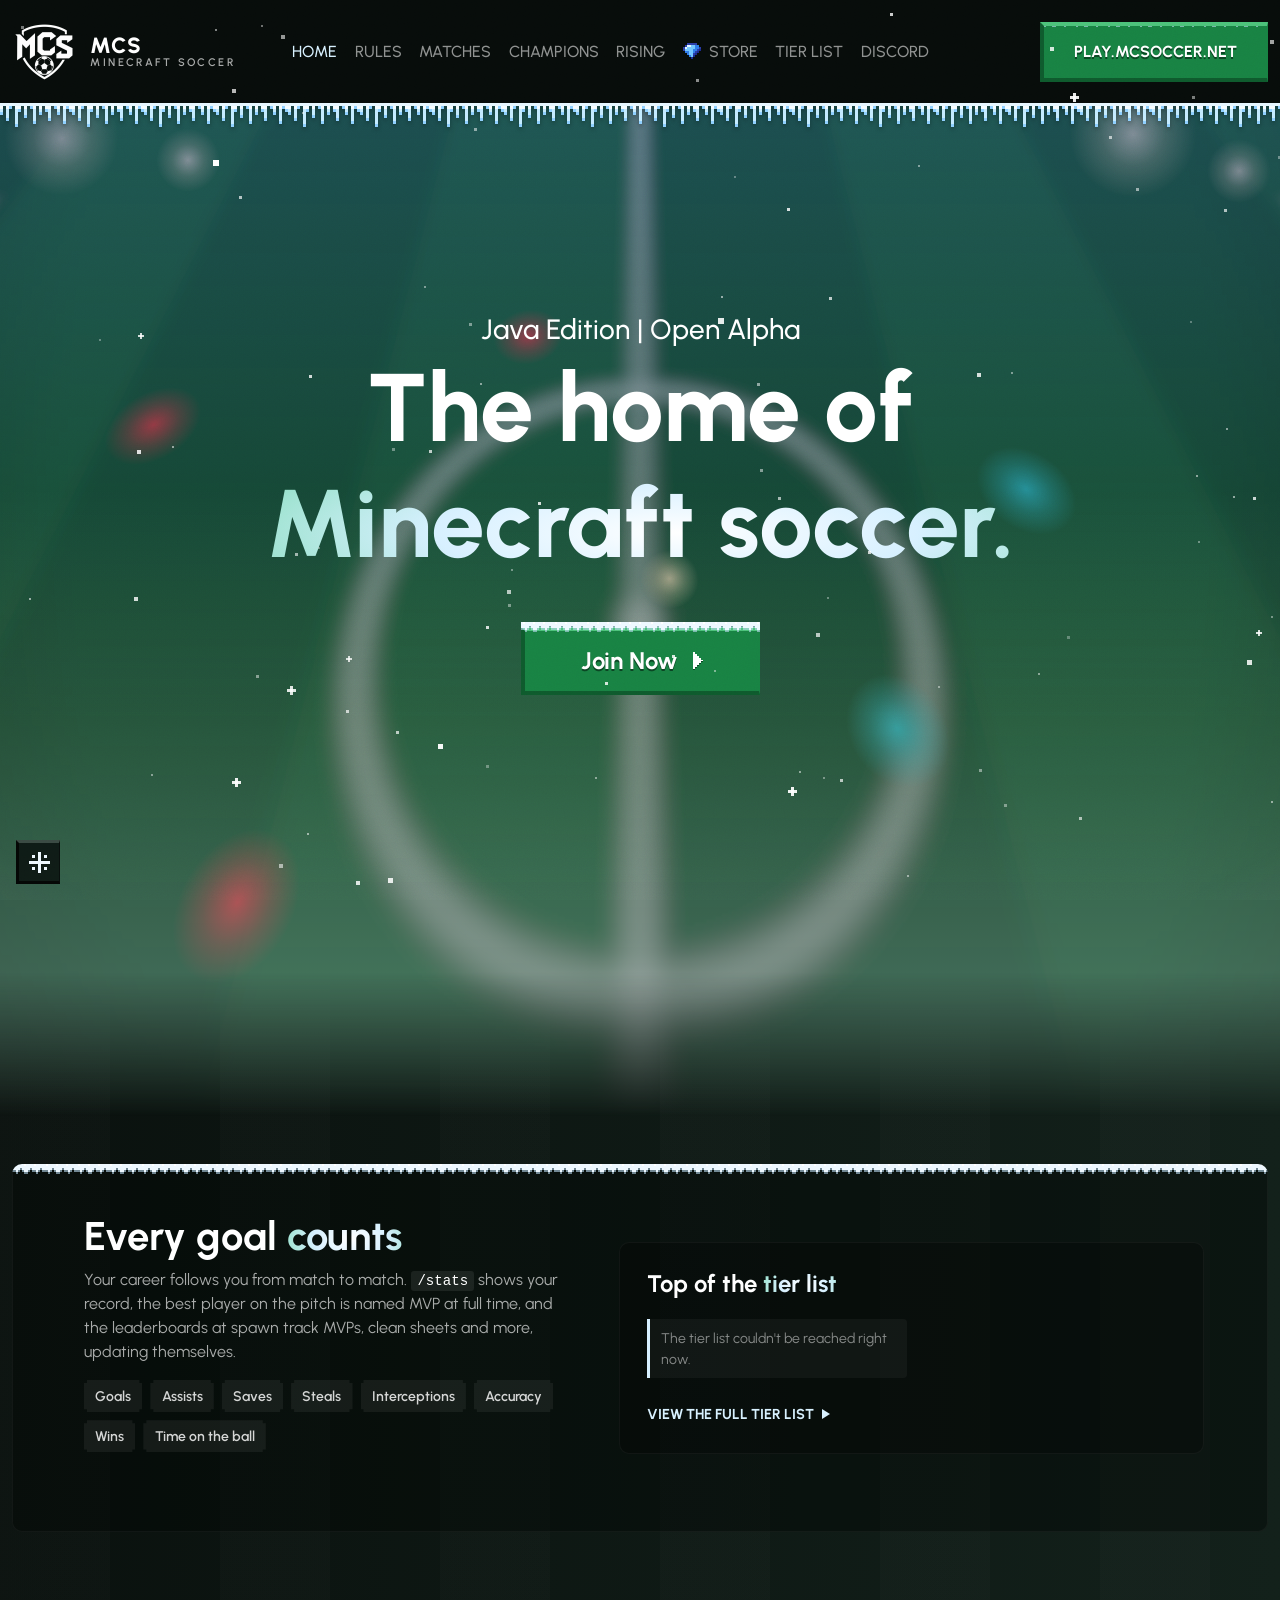
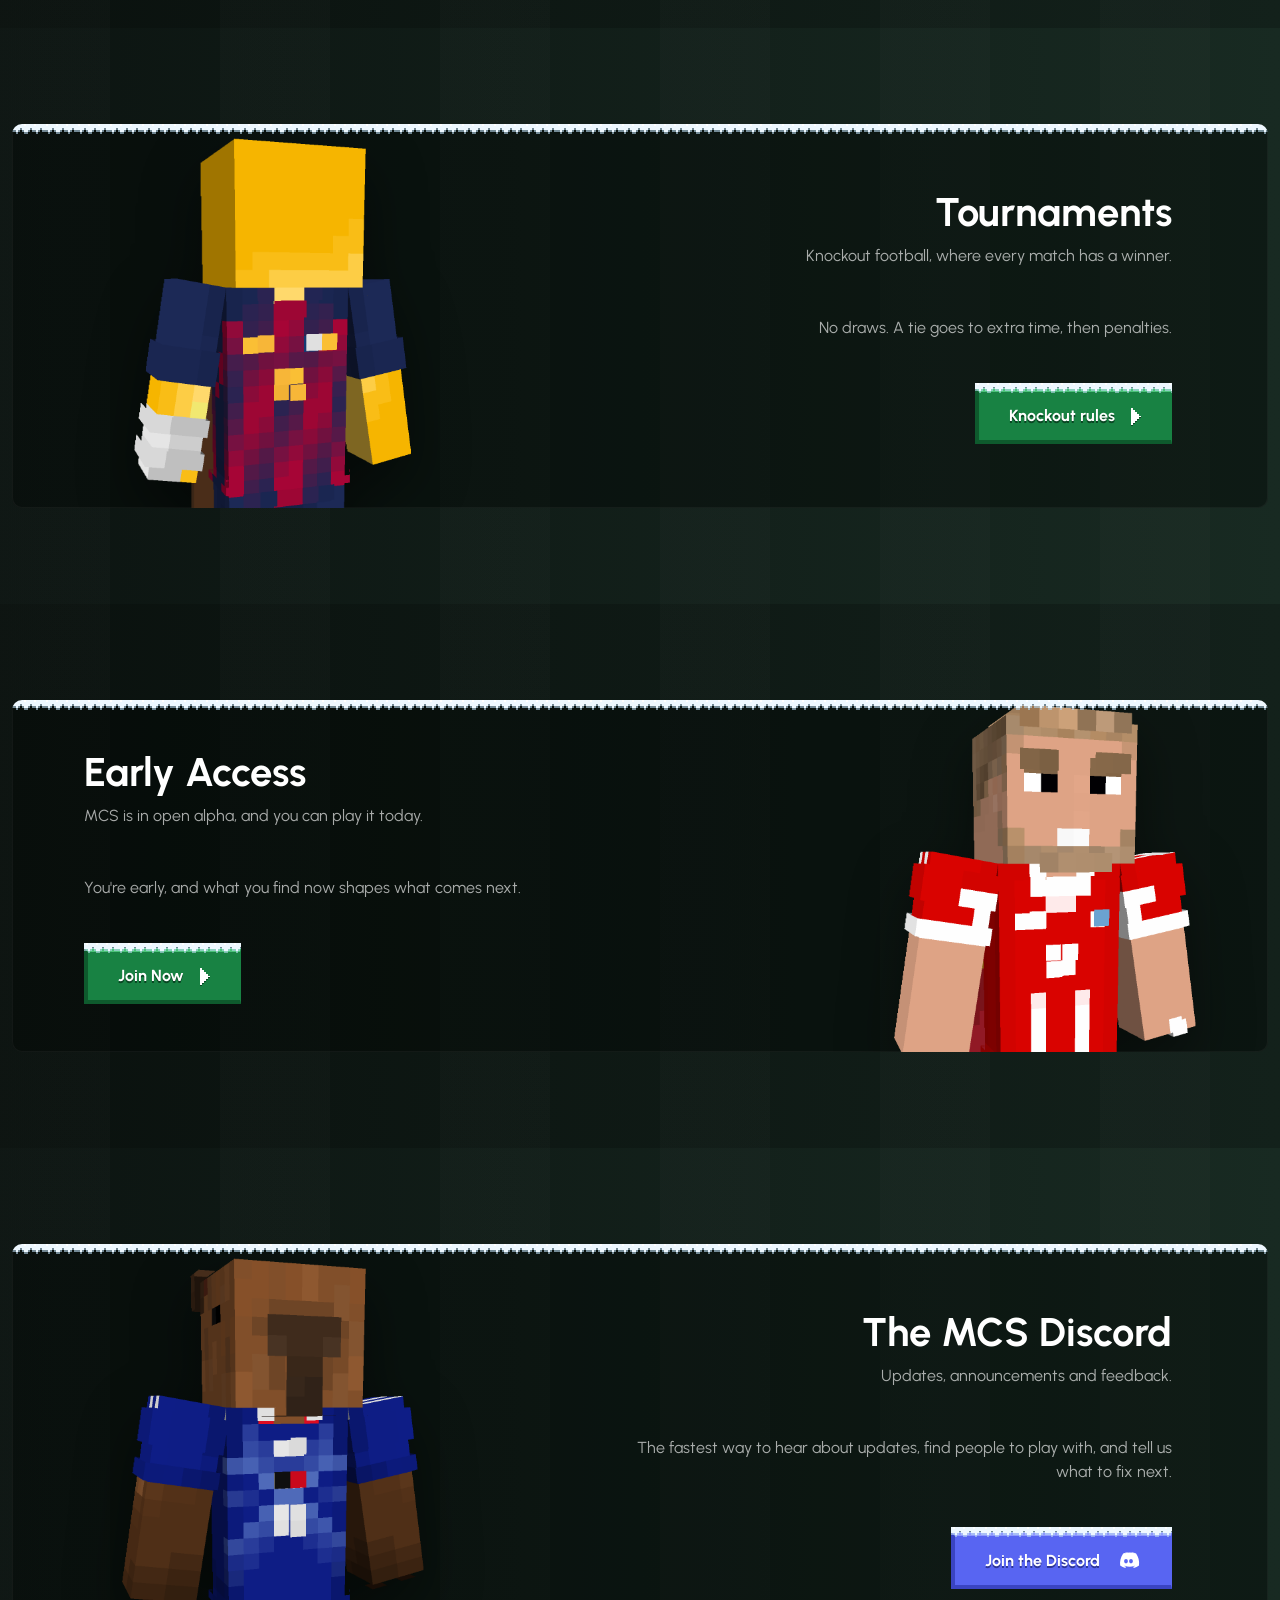
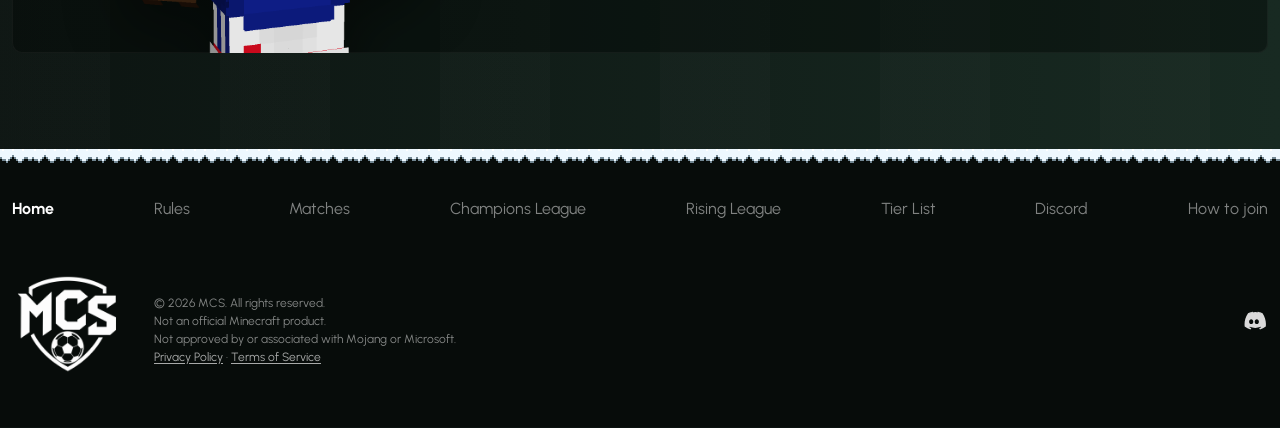
<file: index.html>
<!DOCTYPE html>
<html lang="en">
<head>
<meta charset="utf-8" />
<meta name="viewport" content="width=device-width, initial-scale=1" />
<title>MCS: The Minecraft Soccer Server | play.mcsoccer.net</title>
<meta name="description" content="MCS is the Minecraft soccer server: 3v3 and 4v4 football matches, ranked games, clubs and a Champions League. Java Edition. Join at play.mcsoccer.net." />
<!-- Google Search Console: proves the site is ours -->
<meta name="google-site-verification" content="NRA8ZEkI2qCvFCzyR2lNz68xzZYrQbMLx3W4FOjyjJg" />
<meta name="theme-color" content="#070c0a" />

<link rel="icon" href="favicon.ico?v=e4392b99" sizes="32x32" />
<link rel="icon" type="image/svg+xml" href="assets/img/icon.svg?v=5f522723" />
<link rel="apple-touch-icon" href="assets/img/icon-180.png" />

<!-- social embed: og:image must be absolute -->
<meta property="og:type" content="website" />
<meta property="og:site_name" content="MCS" />
<meta property="og:title" content="MCS: The Minecraft Soccer Server" />
<meta property="og:description" content="Football matches in Minecraft: ranked games, clubs and a Champions League. Join at play.mcsoccer.net." />
<meta property="og:url" content="https://mcsoccer.net/" />
<link rel="canonical" href="https://mcsoccer.net/" />
<meta property="og:image" content="https://mcsoccer.net/assets/img/og.png" />
<meta property="og:image:width" content="1200" />
<meta property="og:image:height" content="630" />
<meta name="twitter:card" content="summary_large_image" />
<!-- what search engines read for the site's name and logo -->
<script type="application/ld+json">
{
 "@context": "https://schema.org",
 "@graph": [
  {
   "@type": "WebSite",
   "@id": "https://mcsoccer.net/#website",
   "url": "https://mcsoccer.net/",
   "name": "MCS",
   "alternateName": [
    "Minecraft Soccer",
    "MCS Minecraft Soccer",
    "mcsoccer"
   ],
   "description": "The Minecraft soccer server: football matches in Minecraft: Java Edition.",
   "inLanguage": "en",
   "publisher": {
    "@id": "https://mcsoccer.net/#org"
   }
  },
  {
   "@type": "Organization",
   "@id": "https://mcsoccer.net/#org",
   "name": "MCS",
   "alternateName": "Minecraft Soccer",
   "url": "https://mcsoccer.net/",
   "logo": {
    "@type": "ImageObject",
    "url": "https://mcsoccer.net/assets/img/logo.png",
    "width": 512,
    "height": 512
   },
   "sameAs": [
    "https://discord.gg/mcsoccer"
   ]
  }
 ]
}
</script>

<link rel="preconnect" href="https://fonts.googleapis.com">
<link rel="preconnect" href="https://fonts.gstatic.com" crossorigin>
<link href="https://fonts.googleapis.com/css2?family=Urbanist:wght@400..800&display=swap" rel="stylesheet">
<link rel="stylesheet" href="assets/css/site.css?v=37250625" />
<script>
  /* Hide reveal targets before first paint, but only if site.js then
     arms the observers. If it never does, show everything anyway. */
  document.documentElement.classList.add("reveal-on");
  setTimeout(function () {
    if (!window.__mcsRevealReady) document.documentElement.classList.remove("reveal-on");
  }, 3000);
</script>
</head>
<body>

<!-- ═════════════════════════════ NAV ═════════════════════════════ -->
<nav class="nav" aria-label="Main">
  <div class="container">
    <a class="nav-brand" href="./" aria-label="MCS home">
      <img src="assets/img/logo.png" alt="" width="64" height="64" />
      <span class="nav-brand-text"><b>MCS</b><span>Minecraft Soccer</span></span>
    </a>

    <ul class="nav-links">
      <li><a href="./" aria-current="page">Home</a></li>
      <li><a href="rules/">Rules</a></li>
      <li><a href="matches/">Matches</a></li>
      <li class="nav-league"><a href="champions-league/">Champions<span class="nav-league-word"> League</span></a></li>
      <li class="nav-league nav-rl"><a href="rising-league/">Rising<span class="nav-league-word"> League</span></a></li>
      <li class="nav-cup" data-cup-nav hidden><a href="cup/">Cup</a></li>
      <li class="nav-store" data-store-nav hidden><a href="store/"><svg class="nav-gem px" viewBox="0 0 9 8" aria-hidden="true"><path fill="#2a3ca6" d="M2 0h5v1H2zM1 1h1v1H1zM0 2h1v2H0zM8 2h1v1H8zM7 3h1v1H7zM6 4h1v1H6zM5 5h1v1H5z"/><path fill="#e2f6ff" d="M2 1h2v1H2zM1 2h1v1H1z"/><path fill="#72c6ff" d="M4 1h2v1H4zM2 2h4v1H2zM1 3h4v1H1zM3 4h2v2H3zM4 6h1v1H4z"/><path fill="#2f7ceb" d="M6 1h2v2H6zM5 3h2v1H5zM1 4h2v1H1zM5 4h1v1H5zM2 5h1v1H2zM3 6h1v1H3z"/><path fill="#1b2a8f" d="M8 3h1v1H8zM7 4h1v1H7zM6 5h1v1H6zM5 6h1v1H5zM4 7h1v1H4z"/></svg>Store</a></li>
      <li><a data-tierlist-link href="tiers/">Tier List</a></li>
      <li><a data-discord-link href="#discord">Discord</a></li>
    </ul>

    <div class="nav-cta">
      <button class="btn address-btn" type="button" data-copy-address>
        <span class="slot">
          <span class="slot-main" data-address>PLAY.MCSOCCER.NET</span>
          <span class="slot-alt" aria-hidden="true">Copied to clipboard!</span>
        </span>
        <span class="visually-hidden"> (copy server address)</span>
      </button>
    </div>

    <button class="nav-toggle" type="button" aria-label="Open menu" aria-controls="drawer" aria-expanded="false" data-drawer-open>
      <svg viewBox="0 0 30 22" fill="none" aria-hidden="true"><path d="M2 3h26M2 11h26M2 19h26"/></svg>
    </button>
  </div>
</nav>

<div class="scrim" data-scrim></div>
<aside class="drawer" id="drawer" aria-label="Menu" aria-hidden="true" inert>
  <div class="drawer-head">
    <img src="assets/img/logo.png" alt="MCS" />
    <button class="drawer-close" type="button" aria-label="Close menu" data-drawer-close><svg class="px" viewBox="0 0 10 10" aria-hidden="true"><path d="M0 0h2v2H0zM8 0h2v2H8zM2 2h2v2H2zM6 2h2v2H6zM4 4h2v2H4zM2 6h2v2H2zM6 6h2v2H6zM0 8h2v2H0zM8 8h2v2H8z"/></svg></button>
  </div>
  <ul>
    <li><a href="./" aria-current="page">Home</a></li>
    <li><a href="rules/">Rules</a></li>
    <li><a href="matches/">Matches</a></li>
    <li class="nav-league"><a href="champions-league/">Champions<span class="nav-league-word"> League</span></a></li>
    <li class="nav-league nav-rl"><a href="rising-league/">Rising<span class="nav-league-word"> League</span></a></li>
    <li class="nav-cup" data-cup-nav hidden><a href="cup/">Cup</a></li>
    <li class="nav-store" data-store-nav hidden><a href="store/"><svg class="nav-gem px" viewBox="0 0 9 8" aria-hidden="true"><path fill="#2a3ca6" d="M2 0h5v1H2zM1 1h1v1H1zM0 2h1v2H0zM8 2h1v1H8zM7 3h1v1H7zM6 4h1v1H6zM5 5h1v1H5z"/><path fill="#e2f6ff" d="M2 1h2v1H2zM1 2h1v1H1z"/><path fill="#72c6ff" d="M4 1h2v1H4zM2 2h4v1H2zM1 3h4v1H1zM3 4h2v2H3zM4 6h1v1H4z"/><path fill="#2f7ceb" d="M6 1h2v2H6zM5 3h2v1H5zM1 4h2v1H1zM5 4h1v1H5zM2 5h1v1H2zM3 6h1v1H3z"/><path fill="#1b2a8f" d="M8 3h1v1H8zM7 4h1v1H7zM6 5h1v1H6zM5 6h1v1H5zM4 7h1v1H4z"/></svg>Store</a></li>
    <li><a data-tierlist-link href="tiers/">Tier List</a></li>
    <li><a data-discord-link href="#discord">Discord</a></li>
  </ul>
  <button class="btn" type="button" data-open-connect>Join Now</button>
</aside>

<main>

<!-- ═════════════════════════════ HERO ════════════════════════════ -->
<header class="hero">
  <div class="hero-media" data-hero-media>
    <!-- Stand-in until a gameplay clip is set in site.config.js:
         a floodlit night match, seen through a blur. -->
    <div class="standin" aria-hidden="true">
      <div class="standin-sky"></div>

      <div class="standin-pitch">
        <svg viewBox="0 0 1050 680" preserveAspectRatio="none">
          <defs>
            <filter id="soft" x="-5%" y="-5%" width="110%" height="110%"><feGaussianBlur stdDeviation="4"/></filter>
          </defs>
          <g filter="url(#soft)">
            <rect width="1050" height="680" fill="#1d6b3c"/>
            <g fill="#237a45">
              <rect x="0" width="105" height="680"/><rect x="210" width="105" height="680"/>
              <rect x="420" width="105" height="680"/><rect x="630" width="105" height="680"/>
              <rect x="840" width="105" height="680"/>
            </g>
            <g fill="none" stroke="#e9f5ec" stroke-opacity=".75" stroke-width="7">
              <rect x="30" y="30" width="990" height="620"/>
              <line x1="525" y1="30" x2="525" y2="650"/>
              <circle cx="525" cy="340" r="92"/>
              <rect x="30" y="138" width="165" height="404"/>
              <rect x="855" y="138" width="165" height="404"/>
              <rect x="30" y="248" width="55" height="184"/>
              <rect x="965" y="248" width="55" height="184"/>
            </g>
            <g fill="#e9f5ec" fill-opacity=".8">
              <circle cx="525" cy="340" r="7"/><circle cx="140" cy="340" r="6"/><circle cx="910" cy="340" r="6"/>
            </g>
          </g>
        </svg>

        <div class="standin-players">
          <i style="--c:var(--team-1);left:30%;top:36%;--s:4.5vw;--d:14s;--x1:5vw;--y1:-2vh;--x2:-3vw;--y2:3vh"></i>
          <i style="--c:var(--team-1);left:38%;top:58%;--s:4.2vw;--d:17s;--o:-4s;--x1:4vw;--y1:3vh;--x2:-5vw;--y2:-2vh"></i>
          <i style="--c:var(--team-1);left:22%;top:50%;--s:4vw;--d:19s;--o:-8s;--x1:6vw;--y1:-3vh;--x2:2vw;--y2:4vh"></i>
          <i style="--c:var(--team-1);left:44%;top:30%;--s:3.8vw;--d:15s;--o:-2s;--x1:-4vw;--y1:4vh;--x2:5vw;--y2:-1vh"></i>
          <i style="--c:var(--team-2);left:62%;top:40%;--s:4.5vw;--d:16s;--o:-6s;--x1:-5vw;--y1:2vh;--x2:3vw;--y2:-3vh"></i>
          <i style="--c:var(--team-2);left:70%;top:60%;--s:4.2vw;--d:18s;--o:-3s;--x1:-3vw;--y1:-4vh;--x2:4vw;--y2:2vh"></i>
          <i style="--c:var(--team-2);left:56%;top:52%;--s:4vw;--d:13s;--o:-9s;--x1:5vw;--y1:3vh;--x2:-6vw;--y2:-1vh"></i>
          <i style="--c:var(--team-2);left:78%;top:34%;--s:3.8vw;--d:20s;--o:-5s;--x1:-6vw;--y1:3vh;--x2:1vw;--y2:4vh"></i>
          <!-- the ball: a spectral arrow, so it glows -->
          <i style="--c:#fff7c2;left:50%;top:46%;--s:2.6vw;--d:9s;--o:-1s;--x1:-7vw;--y1:3vh;--x2:8vw;--y2:-2vh"></i>
        </div>
      </div>

      <div class="standin-lights">
        <i style="left:4%;top:7%;--s:9vw;--d:4.5s"></i>
        <i style="left:15%;top:11%;--s:5vw;--d:6s;--o:-2s"></i>
        <i style="left:81%;top:6%;--s:10vw;--d:5.5s;--o:-1s"></i>
        <i style="left:91%;top:12%;--s:5vw;--d:4s;--o:-3s"></i>
      </div>

      <div class="standin-grade"></div>
    </div>
  </div>

  <div class="container hero-stack">
    <!-- shown by site.js while a cup is open: sign-ups, or the bracket being played -->
    <div class="cup-banner-slot" data-cup-banner hidden>
      <div>
        <a class="cup-banner" href="cup/">
          <span class="cup-banner-tag" data-cup-banner-tag></span>
          <b data-cup-banner-name>MCS Cup</b>
          <i class="cup-banner-sep" aria-hidden="true"></i>
          <span data-cup-banner-line></span>
          <svg class="arrow" viewBox="0 0 10 17" aria-hidden="true"><path d="M0 0h2v2h2v2h2v2h2v2h2v1h-2v2H6v2H4v2H2v2H0z"/></svg>
        </a>
      </div>
    </div>
    <p class="hero-sub" data-reveal="up" data-version>Java Edition | Open Alpha</p>
    <h1 class="hero-title" data-reveal="up" style="--delay:.18s">
      The home of<br><span class="grad">Minecraft soccer.</span>
    </h1>
    <div data-reveal="right" style="--delay:.32s">
      <button class="btn btn-lg hero-cta" type="button" data-open-connect>
        Join Now
        <svg class="arrow" viewBox="0 0 10 17" aria-hidden="true"><path d="M0 0h2v2h2v2h2v2h2v2h2v1h-2v2H6v2H4v2H2v2H0z"/></svg>
      </button>
    </div>
  </div>
</header>

<!-- ═══════════════════════ STATS + TIER LIST ═════════════════════ -->
<section class="band" aria-labelledby="stats-title">
  <div class="container">
    <div class="card stats-card">
      <div data-reveal="up">
        <h2 class="section-title" id="stats-title">Every goal <span class="grad">counts</span></h2>
        <p>
          Your career follows you from match to match. <code>/stats</code> shows your
          record, the best player on the pitch is named MVP at full time, and the
          leaderboards at spawn track MVPs, clean sheets and more, updating
          themselves.
        </p>
        <ul class="stat-list" aria-label="What /stats shows">
          <li>Goals</li><li>Assists</li><li>Saves</li><li>Steals</li><li>Interceptions</li>
          <li>Accuracy</li><li>Wins</li><li>Time on the ball</li>
        </ul>
      </div>

      <div class="tier-top" data-reveal="up" style="--delay:.15s" data-tier-top>
        <div class="tier-top-head">
          <h3>Top of the <span class="grad">tier list</span></h3>
          <small data-tier-updated></small>
        </div>
        <ul class="tier-players" data-tier-players>
          <li class="tier-empty">Loading the tier list&hellip;</li>
        </ul>
        <a class="more" data-tierlist-link href="tiers/">View the full tier list
          <svg viewBox="0 0 8 10" aria-hidden="true"><path d="M0 0l8 5-8 5z"/></svg>
        </a>
      </div>
    </div>
  </div>
</section>

<!-- ════ TOURNAMENTS ═══════════════════════════════════════════════ -->
<section class="band alt feature img-left" aria-labelledby="f-tournaments">
  <div class="container">
    <div class="card" data-reveal-group>
      <div class="feature-body">
        <div class="feature-render"><img src="assets/img/players/DuckyWins.png" alt="" loading="lazy" width="512" height="832" /></div>
        <div class="feature-text">
          <div data-reveal="from-r">
            <h2 class="feature-title" id="f-tournaments">Tournaments</h2>
            <p class="feature-sub">Knockout football, where every match has a winner.</p>
          </div>
          <p class="feature-para" data-reveal="from-r" style="--delay:.1s">
            No draws. A tie goes to extra time, then penalties.
          </p>
          <div class="feature-btns" data-reveal="from-r" style="--delay:.2s">
            <a class="btn" href="cup/" data-cup-link hidden>
              See the cup
              <svg class="arrow" viewBox="0 0 10 17" aria-hidden="true"><path d="M0 0h2v2h2v2h2v2h2v2h2v1h-2v2H6v2H4v2H2v2H0z"/></svg>
            </a>
            <a class="btn" href="rules/#modes" data-cup-demote>
              Knockout rules
              <svg class="arrow" viewBox="0 0 10 17" aria-hidden="true"><path d="M0 0h2v2h2v2h2v2h2v2h2v1h-2v2H6v2H4v2H2v2H0z"/></svg>
            </a>
          </div>
        </div>
      </div>
    </div>
  </div>
</section>

<!-- ════ EARLY ACCESS ══════════════════════════════════════════════ -->
<section class="band feature img-right" aria-labelledby="f-early">
  <div class="container">
    <div class="card" data-reveal-group>
      <div class="feature-body">
        <div class="feature-render"><img src="assets/img/players/darlamano.png" alt="" loading="lazy" width="512" height="832" /></div>
        <div class="feature-text">
          <div data-reveal="from-l">
            <h2 class="feature-title" id="f-early">Early Access</h2>
            <p class="feature-sub">MCS is in open alpha, and you can play it today.</p>
          </div>
          <p class="feature-para" data-reveal="from-l" style="--delay:.1s">
            You're early, and what you find now shapes what comes next.
          </p>
          <div data-reveal="from-l" style="--delay:.2s">
            <button class="btn" type="button" data-open-connect>
              Join Now
              <svg class="arrow" viewBox="0 0 10 17" aria-hidden="true"><path d="M0 0h2v2h2v2h2v2h2v2h2v1h-2v2H6v2H4v2H2v2H0z"/></svg>
            </button>
          </div>
        </div>
      </div>
    </div>
  </div>
</section>

<!-- ════ DISCORD ═══════════════════════════════════════════════════ -->
<section class="band alt feature img-left" id="discord" aria-labelledby="f-discord">
  <div class="container">
    <div class="card" data-reveal-group>
      <div class="feature-body">
        <div class="feature-render"><img src="assets/img/players/MrTpot.png" alt="" loading="lazy" width="512" height="832" /></div>
        <div class="feature-text">
          <div data-reveal="from-r">
            <h2 class="feature-title" id="f-discord">The MCS Discord</h2>
            <p class="feature-sub">Updates, announcements and feedback.</p>
          </div>
          <p class="feature-para" data-reveal="from-r" style="--delay:.1s">
            The fastest way to hear about updates, find people to play with, and
            tell us what to fix next.
          </p>
          <div data-reveal="from-r" style="--delay:.2s">
            <a class="btn btn-discord" data-discord-button href="#" target="_blank" rel="noopener">
              <span data-discord-label>Join the Discord</span>
              <svg viewBox="0 0 24 24" width="25" height="25" fill="currentColor" aria-hidden="true"><path d="M19.3 5.3A16.6 16.6 0 0 0 15.2 4l-.2.4a15.5 15.5 0 0 1 3.6 1.2 12.6 12.6 0 0 0-10.9 0A15.5 15.5 0 0 1 11.2 4.4L11 4a16.6 16.6 0 0 0-4.1 1.3C4.3 9.2 3.6 13 4 16.7a16.7 16.7 0 0 0 5 2.6l.7-1.2a10.8 10.8 0 0 1-1.7-.8l.4-.3a11.9 11.9 0 0 0 9.3 0l.4.3a10.8 10.8 0 0 1-1.7.8l.7 1.2a16.7 16.7 0 0 0 5-2.6c.5-4.3-.6-8.1-2.8-11.4ZM9.6 14.6c-1 0-1.8-.9-1.8-2s.8-2 1.8-2 1.8.9 1.8 2-.8 2-1.8 2Zm4.8 0c-1 0-1.8-.9-1.8-2s.8-2 1.8-2 1.8.9 1.8 2-.8 2-1.8 2Z"/></svg>
            </a>
          </div>
        </div>
      </div>
    </div>
  </div>
</section>

</main>

<!-- ════════════════════════════ FOOTER ═══════════════════════════ -->
<footer class="footer">
  <div class="container">
    <ul class="footer-links">
      <li><a href="./" aria-current="page">Home</a></li>
      <li><a href="rules/">Rules</a></li>
      <li><a href="matches/">Matches</a></li>
      <li><a href="champions-league/">Champions League</a></li>
      <li><a href="rising-league/">Rising League</a></li>
      <li><a data-tierlist-link href="tiers/">Tier List</a></li>
      <li><a data-discord-link href="#discord">Discord</a></li>
      <li><a href="#" data-open-connect>How to join</a></li>
    </ul>

    <div class="footer-row">
      <div class="footer-brand">
        <img src="assets/img/logo.png" alt="MCS" loading="lazy" />
        <p class="footer-legal">
          &copy; <span data-year>2026</span> MCS. All rights reserved.<br>
          Not an official Minecraft product.<br>
          Not approved by or associated with Mojang or Microsoft.<br>
          <span class="footer-policy"><a href="privacy/">Privacy Policy</a> &middot; <a href="terms/">Terms of Service</a></span>
        </p>
      </div>
      <ul class="footer-social">
        <li><a data-discord-link href="#discord" aria-label="Discord"><svg viewBox="0 0 24 24" aria-hidden="true"><path d="M19.3 5.3A16.6 16.6 0 0 0 15.2 4l-.2.4a15.5 15.5 0 0 1 3.6 1.2 12.6 12.6 0 0 0-10.9 0A15.5 15.5 0 0 1 11.2 4.4L11 4a16.6 16.6 0 0 0-4.1 1.3C4.3 9.2 3.6 13 4 16.7a16.7 16.7 0 0 0 5 2.6l.7-1.2a10.8 10.8 0 0 1-1.7-.8l.4-.3a11.9 11.9 0 0 0 9.3 0l.4.3a10.8 10.8 0 0 1-1.7.8l.7 1.2a16.7 16.7 0 0 0 5-2.6c.5-4.3-.6-8.1-2.8-11.4ZM9.6 14.6c-1 0-1.8-.9-1.8-2s.8-2 1.8-2 1.8.9 1.8 2-.8 2-1.8 2Zm4.8 0c-1 0-1.8-.9-1.8-2s.8-2 1.8-2 1.8.9 1.8 2-.8 2-1.8 2Z"/></svg></a></li>
      </ul>
    </div>
  </div>
</footer>

<!-- ═════════════════════════ CONNECT MODAL ═══════════════════════ -->
<div class="modal" id="connect" role="dialog" aria-modal="true" aria-labelledby="connect-title" aria-hidden="true" inert>
  <div class="modal-box">
    <button class="modal-close" type="button" aria-label="Close" data-close-connect><svg class="px" viewBox="0 0 10 10" aria-hidden="true"><path d="M0 0h2v2H0zM8 0h2v2H8zM2 2h2v2H2zM6 2h2v2H6zM4 4h2v2H4zM2 6h2v2H2zM6 6h2v2H6zM0 8h2v2H0zM8 8h2v2H8z"/></svg></button>
    <div class="modal-head">
      <img src="assets/img/logo.png" alt="" />
      <div>
        <h2 id="connect-title">Connect to the <span class="grad">server</span></h2>
      </div>
    </div>

    <ol class="steps">
      <li>Open <b>Minecraft: Java Edition</b> 1.21.4 or newer and go to <b>Multiplayer</b>.</li>
      <li>Click <b>Add Server</b> and enter
        <button class="chip" type="button" data-copy-address>
          <span data-address>play.mcsoccer.net</span>
          <svg class="px" viewBox="0 0 16 16" aria-hidden="true"><path d="M5 1h10v10h-2V3H5z"/><path fill-rule="evenodd" d="M1 5h10v10H1zM3 7v6h6V7z"/></svg><span class="visually-hidden"> (copy)</span>
        </button>
      </li>
      <li>Join, and <b>accept the resource pack</b>. It carries the kits, crests and goals, so the server needs it.</li>
      <li>Walk into a pitch's <b>ready zone</b> and the match starts itself.</li>
    </ol>
    <p class="modal-note">Click the address to copy it.</p>
    <p class="visually-hidden" role="status" data-status></p>

    <button class="btn" type="button" data-close-connect>
      Got it
      <svg class="arrow" viewBox="0 0 10 17" aria-hidden="true"><path d="M0 0h2v2h2v2h2v2h2v2h2v1h-2v2H6v2H4v2H2v2H0z"/></svg>
    </button>
  </div>
</div>

<script src="site.config.js?v=acda6977"></script>
<script src="assets/js/site.js?v=279d97a1"></script>
</body>
</html>
</file>
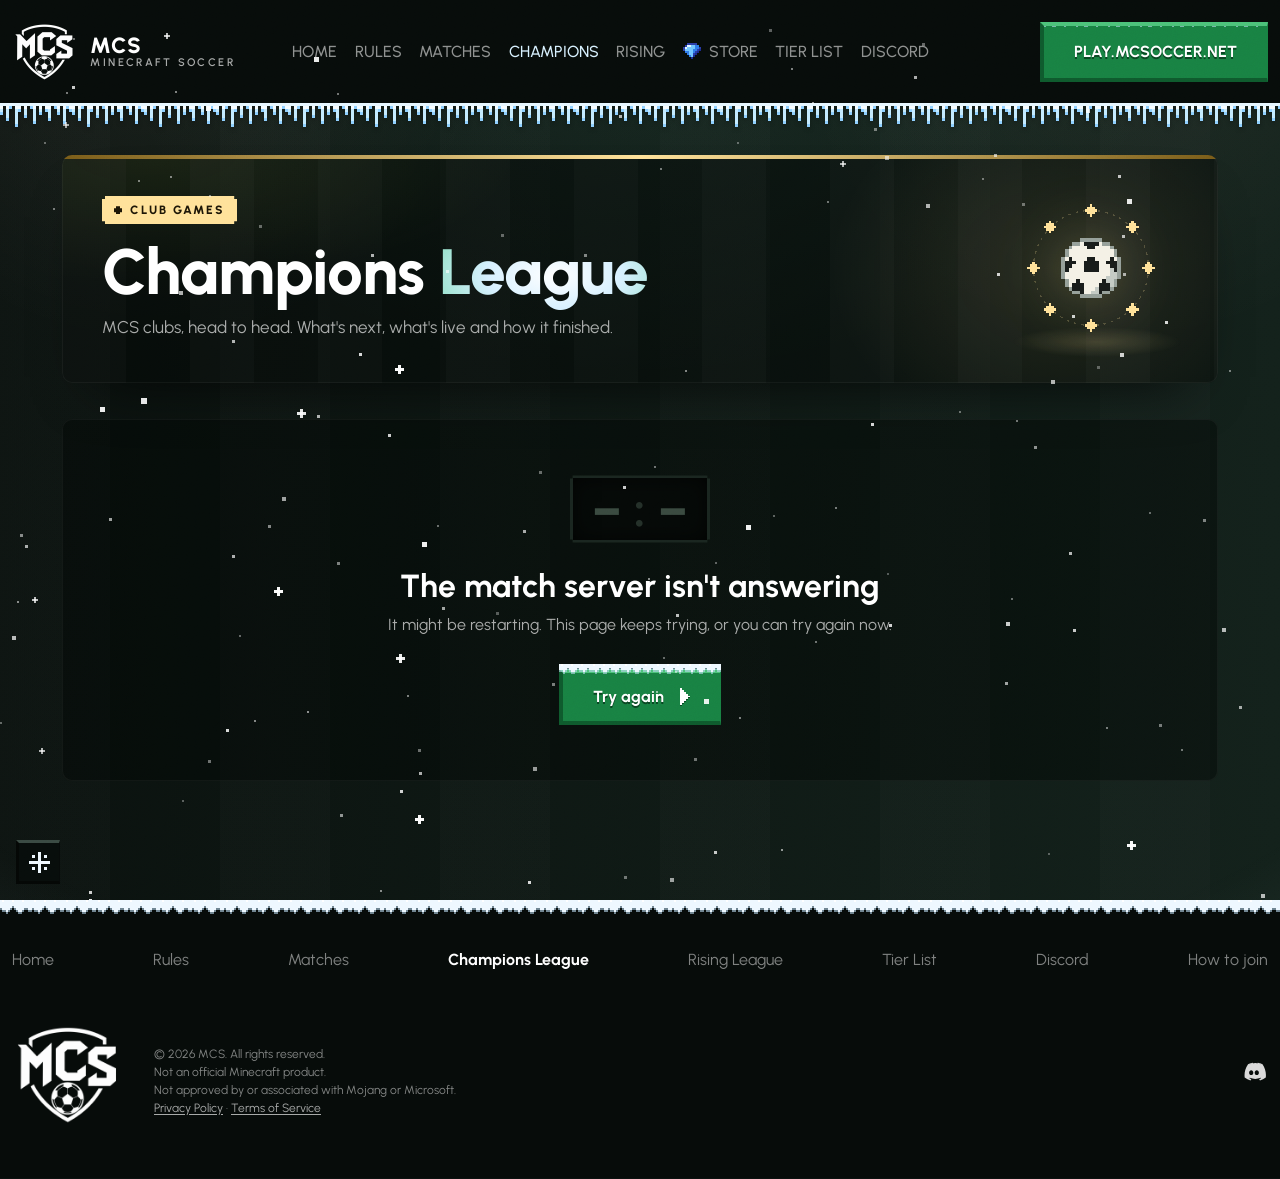
<file: champions-league/index.html>
<!DOCTYPE html>
<html lang="en">
<head>
<meta charset="utf-8" />
<meta name="viewport" content="width=device-width, initial-scale=1" />
<title>Champions League — MCS</title>
<meta name="description" content="The MCS Champions League: club games, kickoff times in your own time zone, live scores and results." />
<meta name="theme-color" content="#070c0a" />

<link rel="icon" href="../favicon.ico?v=e4392b99" sizes="32x32" />
<link rel="icon" type="image/svg+xml" href="../assets/img/icon.svg?v=5f522723" />
<link rel="apple-touch-icon" href="../assets/img/icon-180.png" />

<meta property="og:type" content="website" />
<meta property="og:site_name" content="MCS" />
<meta property="og:title" content="Champions League — MCS" />
<meta property="og:description" content="Club games on MCS: what's next, what's live and how they finished." />
<meta property="og:url" content="https://mcsoccer.net/champions-league/" />
<link rel="canonical" href="https://mcsoccer.net/champions-league/" />
<meta property="og:image" content="https://mcsoccer.net/assets/img/og.png" />
<meta name="twitter:card" content="summary_large_image" />

<script type="application/ld+json">
{"@context":"https://schema.org","@type":"WebPage","name":"Champions League","url":"https://mcsoccer.net/champions-league/",
 "description":"The MCS Champions League: club games, the league table, live scores and results.",
 "isPartOf":{"@type":"WebSite","name":"MCS","url":"https://mcsoccer.net/"},
 "about":{"@type":"SportsOrganization","name":"MCS Champions League","sport":"Soccer","url":"https://mcsoccer.net/champions-league/",
  "parentOrganization":{"@type":"Organization","name":"MCS","url":"https://mcsoccer.net/"}}}
</script>
<link rel="preconnect" href="https://fonts.googleapis.com">
<link rel="preconnect" href="https://fonts.gstatic.com" crossorigin>
<link href="https://fonts.googleapis.com/css2?family=Urbanist:wght@400..800&display=swap" rel="stylesheet">
<link rel="stylesheet" href="../assets/css/site.css?v=37250625" />
<link rel="stylesheet" href="../assets/css/matches.css?v=ec4630ce" />
<script>
  document.documentElement.classList.add("reveal-on");
  setTimeout(function () {
    if (!window.__mcsRevealReady) document.documentElement.classList.remove("reveal-on");
  }, 3000);
</script>
</head>
<body>

<nav class="nav" aria-label="Main">
  <div class="container">
    <a class="nav-brand" href="../" aria-label="MCS home">
      <img src="../assets/img/logo.png" alt="" width="64" height="64" />
      <span class="nav-brand-text"><b>MCS</b><span>Minecraft Soccer</span></span>
    </a>

    <ul class="nav-links">
      <li><a href="../">Home</a></li>
      <li><a href="../rules/">Rules</a></li>
      <li><a href="../matches/">Matches</a></li>
      <li class="nav-league"><a href="./" aria-current="page">Champions<span class="nav-league-word"> League</span></a></li>
      <li class="nav-league nav-rl"><a href="../rising-league/">Rising<span class="nav-league-word"> League</span></a></li>
      <li class="nav-cup" data-cup-nav hidden><a href="../cup/">Cup</a></li>
      <li class="nav-store" data-store-nav hidden><a href="../store/"><svg class="nav-gem px" viewBox="0 0 9 8" aria-hidden="true"><path fill="#2a3ca6" d="M2 0h5v1H2zM1 1h1v1H1zM0 2h1v2H0zM8 2h1v1H8zM7 3h1v1H7zM6 4h1v1H6zM5 5h1v1H5z"/><path fill="#e2f6ff" d="M2 1h2v1H2zM1 2h1v1H1z"/><path fill="#72c6ff" d="M4 1h2v1H4zM2 2h4v1H2zM1 3h4v1H1zM3 4h2v2H3zM4 6h1v1H4z"/><path fill="#2f7ceb" d="M6 1h2v2H6zM5 3h2v1H5zM1 4h2v1H1zM5 4h1v1H5zM2 5h1v1H2zM3 6h1v1H3z"/><path fill="#1b2a8f" d="M8 3h1v1H8zM7 4h1v1H7zM6 5h1v1H6zM5 6h1v1H5zM4 7h1v1H4z"/></svg>Store</a></li>
      <li><a data-tierlist-link href="../tiers/">Tier List</a></li>
      <li><a data-discord-link href="../#discord">Discord</a></li>
    </ul>

    <div class="nav-cta">
      <button class="btn address-btn" type="button" data-copy-address>
        <span class="slot">
          <span class="slot-main" data-address>PLAY.MCSOCCER.NET</span>
          <span class="slot-alt" aria-hidden="true">Copied to clipboard!</span>
        </span>
        <span class="visually-hidden"> (copy server address)</span>
      </button>
    </div>

    <button class="nav-toggle" type="button" aria-label="Open menu" aria-controls="drawer" aria-expanded="false" data-drawer-open>
      <svg viewBox="0 0 30 22" fill="none" aria-hidden="true"><path d="M2 3h26M2 11h26M2 19h26"/></svg>
    </button>
  </div>
</nav>

<div class="scrim" data-scrim></div>
<aside class="drawer" id="drawer" aria-label="Menu" aria-hidden="true" inert>
  <div class="drawer-head">
    <img src="../assets/img/logo.png" alt="MCS" />
    <button class="drawer-close" type="button" aria-label="Close menu" data-drawer-close><svg class="px" viewBox="0 0 10 10" aria-hidden="true"><path d="M0 0h2v2H0zM8 0h2v2H8zM2 2h2v2H2zM6 2h2v2H6zM4 4h2v2H4zM2 6h2v2H2zM6 6h2v2H6zM0 8h2v2H0zM8 8h2v2H8z"/></svg></button>
  </div>
  <ul>
    <li><a href="../">Home</a></li>
    <li><a href="../rules/">Rules</a></li>
    <li><a href="../matches/">Matches</a></li>
    <li class="nav-league"><a href="./" aria-current="page">Champions<span class="nav-league-word"> League</span></a></li>
    <li class="nav-league nav-rl"><a href="../rising-league/">Rising<span class="nav-league-word"> League</span></a></li>
    <li class="nav-cup" data-cup-nav hidden><a href="../cup/">Cup</a></li>
    <li class="nav-store" data-store-nav hidden><a href="../store/"><svg class="nav-gem px" viewBox="0 0 9 8" aria-hidden="true"><path fill="#2a3ca6" d="M2 0h5v1H2zM1 1h1v1H1zM0 2h1v2H0zM8 2h1v1H8zM7 3h1v1H7zM6 4h1v1H6zM5 5h1v1H5z"/><path fill="#e2f6ff" d="M2 1h2v1H2zM1 2h1v1H1z"/><path fill="#72c6ff" d="M4 1h2v1H4zM2 2h4v1H2zM1 3h4v1H1zM3 4h2v2H3zM4 6h1v1H4z"/><path fill="#2f7ceb" d="M6 1h2v2H6zM5 3h2v1H5zM1 4h2v1H1zM5 4h1v1H5zM2 5h1v1H2zM3 6h1v1H3z"/><path fill="#1b2a8f" d="M8 3h1v1H8zM7 4h1v1H7zM6 5h1v1H6zM5 6h1v1H5zM4 7h1v1H4z"/></svg>Store</a></li>
    <li><a data-tierlist-link href="../tiers/">Tier List</a></li>
    <li><a data-discord-link href="../#discord">Discord</a></li>
  </ul>
  <button class="btn" type="button" data-open-connect>Join Now</button>
</aside>

<main class="page mh mh-league" data-mh data-mh-league="Champions League">
  <div class="mh-glow" aria-hidden="true"></div>
  <div class="container">

    <!-- matches.js draws the fixtures below (data-mh-league: no tabs, search,
         counters or live strip; match reports and players open in match history) -->
    <header class="mh-head lg-head" data-mh-head>
      <div class="lg-card">
        <div class="lg-text">
          <p class="lg-kicker"><i aria-hidden="true"></i>Club games</p>
          <h1 class="lg-title">Champions <span class="grad">League</span></h1>
          <p class="lg-sub">MCS clubs, head to head. What's next, what's live and how it finished.</p>
        </div>
        <div class="lg-art"><svg class="lg-emblem px" viewBox="0 0 120 120" aria-hidden="true"><circle class="lg-orbit" cx="60" cy="60" r="46"/><path class="lg-star" style="--d:0" transform="translate(55 9) scale(2)" d="M2 0h1v1h1v1h1v1H4v1H3v1H2V4H1V3H0V2h1V1h1z"/><path class="lg-star" style="--d:1" transform="translate(88 22) scale(2)" d="M2 0h1v1h1v1h1v1H4v1H3v1H2V4H1V3H0V2h1V1h1z"/><path class="lg-star" style="--d:2" transform="translate(101 55) scale(2)" d="M2 0h1v1h1v1h1v1H4v1H3v1H2V4H1V3H0V2h1V1h1z"/><path class="lg-star" style="--d:3" transform="translate(88 88) scale(2)" d="M2 0h1v1h1v1h1v1H4v1H3v1H2V4H1V3H0V2h1V1h1z"/><path class="lg-star" style="--d:4" transform="translate(55 101) scale(2)" d="M2 0h1v1h1v1h1v1H4v1H3v1H2V4H1V3H0V2h1V1h1z"/><path class="lg-star" style="--d:5" transform="translate(22 88) scale(2)" d="M2 0h1v1h1v1h1v1H4v1H3v1H2V4H1V3H0V2h1V1h1z"/><path class="lg-star" style="--d:6" transform="translate(9 55) scale(2)" d="M2 0h1v1h1v1h1v1H4v1H3v1H2V4H1V3H0V2h1V1h1z"/><path class="lg-star" style="--d:7" transform="translate(22 22) scale(2)" d="M2 0h1v1h1v1h1v1H4v1H3v1H2V4H1V3H0V2h1V1h1z"/><g class="lg-ball" transform="translate(36 36) scale(3)"><path class="lg-ball-o" d="M5 0h6v1h-6zM3 1h2v1h-2zM11 1h2v1h-2zM2 2h1v1h-1zM13 2h1v1h-1zM1 3h1v1h-1zM14 3h1v1h-1zM1 4h1v1h-1zM14 4h1v1h-1zM0 5h1v1h-1zM15 5h1v1h-1zM0 6h1v1h-1zM15 6h1v1h-1zM0 7h1v1h-1zM15 7h1v1h-1zM0 8h1v1h-1zM15 8h1v1h-1zM0 9h1v1h-1zM15 9h1v1h-1zM0 10h1v1h-1zM15 10h1v1h-1zM1 11h1v1h-1zM14 11h1v1h-1zM1 12h1v1h-1zM14 12h1v1h-1zM2 13h1v1h-1zM13 13h1v1h-1zM3 14h2v1h-2zM11 14h2v1h-2zM5 15h6v1h-6z"/><path class="lg-ball-w" d="M5 1h1v1h-1zM10 1h1v1h-1zM3 2h4v1h-4zM9 2h4v1h-4zM2 3h12v1h-12zM2 4h12v1h-12zM1 5h1v1h-1zM3 5h4v1h-4zM9 5h4v1h-4zM14 5h1v1h-1zM4 6h2v1h-2zM10 6h2v1h-2zM3 7h3v1h-3zM10 7h3v1h-3zM2 8h4v1h-4zM10 8h3v1h-3zM1 9h12v1h-12zM1 10h11v1h-11zM2 11h2v1h-2zM5 11h6v1h-6zM2 12h1v1h-1zM6 12h4v1h-4zM6 13h3v1h-3zM6 14h2v1h-2z"/><path class="lg-ball-s" d="M13 8h1v1h-1zM13 9h2v1h-2zM12 10h3v1h-3zM12 11h2v1h-2zM13 12h1v1h-1zM9 13h1v1h-1zM8 14h2v1h-2z"/><path class="lg-ball-k" d="M6 1h4v1h-4zM7 2h2v1h-2zM2 5h1v1h-1zM7 5h2v1h-2zM13 5h1v1h-1zM1 6h3v1h-3zM6 6h4v1h-4zM12 6h3v1h-3zM1 7h2v1h-2zM6 7h4v1h-4zM13 7h2v1h-2zM1 8h1v1h-1zM6 8h4v1h-4zM14 8h1v1h-1zM4 11h1v1h-1zM11 11h1v1h-1zM3 12h3v1h-3zM10 12h3v1h-3zM3 13h3v1h-3zM10 13h3v1h-3zM5 14h1v1h-1zM10 14h1v1h-1z"/></g></svg></div>
      </div>
    </header>

    <section class="mh-live" data-mh-live hidden aria-labelledby="mh-live-title">
      <h2 class="mh-live-title" id="mh-live-title"><span class="mh-live-dot" aria-hidden="true"></span>Live now</h2>
      <ul class="mh-live-list" data-mh-live-list></ul>
    </section>

    <div class="mh-bar" data-mh-bar>
      <nav class="mh-tabs" data-mh-tabs aria-label="Match history" hidden></nav>
      <div class="mh-bar-search">
        <div class="mh-search" data-mh-search hidden></div>
      </div>
    </div>

    <p class="mh-stale" data-mh-stale hidden>
      The game server isn't answering right now, so these are saved results
      and the newest matches may be missing.
    </p>

    <div class="mh-view" data-mh-view>
      <noscript>
        <div class="mh-note">
          <h2>The Champions League page needs JavaScript</h2>
          <p>Turn it on for this site to see fixtures, live scores and results.</p>
        </div>
      </noscript>
    </div>

    <ul class="mh-counters" data-mh-counters hidden></ul>

  </div>
</main>

<footer class="footer">
  <div class="container">
    <ul class="footer-links">
      <li><a href="../">Home</a></li>
      <li><a href="../rules/">Rules</a></li>
      <li><a href="../matches/">Matches</a></li>
      <li><a href="./" aria-current="page">Champions League</a></li>
      <li><a href="../rising-league/">Rising League</a></li>
      <li><a data-tierlist-link href="../tiers/">Tier List</a></li>
      <li><a data-discord-link href="../#discord">Discord</a></li>
      <li><a href="#" data-open-connect>How to join</a></li>
    </ul>

    <div class="footer-row">
      <div class="footer-brand">
        <img src="../assets/img/logo.png" alt="MCS" loading="lazy" />
        <p class="footer-legal">
          &copy; <span data-year>2026</span> MCS. All rights reserved.<br>
          Not an official Minecraft product.<br>
          Not approved by or associated with Mojang or Microsoft.<br>
          <span class="footer-policy"><a href="../privacy/">Privacy Policy</a> &middot; <a href="../terms/">Terms of Service</a></span>
        </p>
      </div>
      <ul class="footer-social">
        <li><a data-discord-link href="../#discord" aria-label="Discord"><svg viewBox="0 0 24 24" aria-hidden="true"><path d="M19.3 5.3A16.6 16.6 0 0 0 15.2 4l-.2.4a15.5 15.5 0 0 1 3.6 1.2 12.6 12.6 0 0 0-10.9 0A15.5 15.5 0 0 1 11.2 4.4L11 4a16.6 16.6 0 0 0-4.1 1.3C4.3 9.2 3.6 13 4 16.7a16.7 16.7 0 0 0 5 2.6l.7-1.2a10.8 10.8 0 0 1-1.7-.8l.4-.3a11.9 11.9 0 0 0 9.3 0l.4.3a10.8 10.8 0 0 1-1.7.8l.7 1.2a16.7 16.7 0 0 0 5-2.6c.5-4.3-.6-8.1-2.8-11.4ZM9.6 14.6c-1 0-1.8-.9-1.8-2s.8-2 1.8-2 1.8.9 1.8 2-.8 2-1.8 2Zm4.8 0c-1 0-1.8-.9-1.8-2s.8-2 1.8-2 1.8.9 1.8 2-.8 2-1.8 2Z"/></svg></a></li>
      </ul>
    </div>
  </div>
</footer>

<div class="modal" id="connect" role="dialog" aria-modal="true" aria-labelledby="connect-title" aria-hidden="true" inert>
  <div class="modal-box">
    <button class="modal-close" type="button" aria-label="Close" data-close-connect><svg class="px" viewBox="0 0 10 10" aria-hidden="true"><path d="M0 0h2v2H0zM8 0h2v2H8zM2 2h2v2H2zM6 2h2v2H6zM4 4h2v2H4zM2 6h2v2H2zM6 6h2v2H6zM0 8h2v2H0zM8 8h2v2H8z"/></svg></button>
    <div class="modal-head">
      <img src="../assets/img/logo.png" alt="" />
      <div>
        <h2 id="connect-title">Connect to the <span class="grad">server</span></h2>
      </div>
    </div>
    <ol class="steps">
      <li>Open <b>Minecraft: Java Edition</b> 1.21.4 or newer and go to <b>Multiplayer</b>.</li>
      <li>Click <b>Add Server</b> and enter
        <button class="chip" type="button" data-copy-address>
          <span data-address>play.mcsoccer.net</span>
          <svg class="px" viewBox="0 0 16 16" aria-hidden="true"><path d="M5 1h10v10h-2V3H5z"/><path fill-rule="evenodd" d="M1 5h10v10H1zM3 7v6h6V7z"/></svg><span class="visually-hidden"> (copy)</span>
        </button>
      </li>
      <li>Join, and <b>accept the resource pack</b>. It carries the kits, crests and goals, so the server needs it.</li>
      <li>Walk into a pitch's <b>ready zone</b> and the match starts itself.</li>
    </ol>
    <p class="modal-note">Click the address to copy it.</p>
    <p class="visually-hidden" role="status" data-status></p>
    <button class="btn" type="button" data-close-connect>
      Got it
      <svg class="arrow" viewBox="0 0 10 17" aria-hidden="true"><path d="M0 0h2v2h2v2h2v2h2v2h2v1h-2v2H6v2H4v2H2v2H0z"/></svg>
    </button>
  </div>
</div>

<script src="../site.config.js?v=acda6977"></script>
<script src="../assets/js/site.js?v=279d97a1"></script>
<script src="../assets/js/matches.js?v=4ef6cc16"></script>
</body>
</html>
</file>
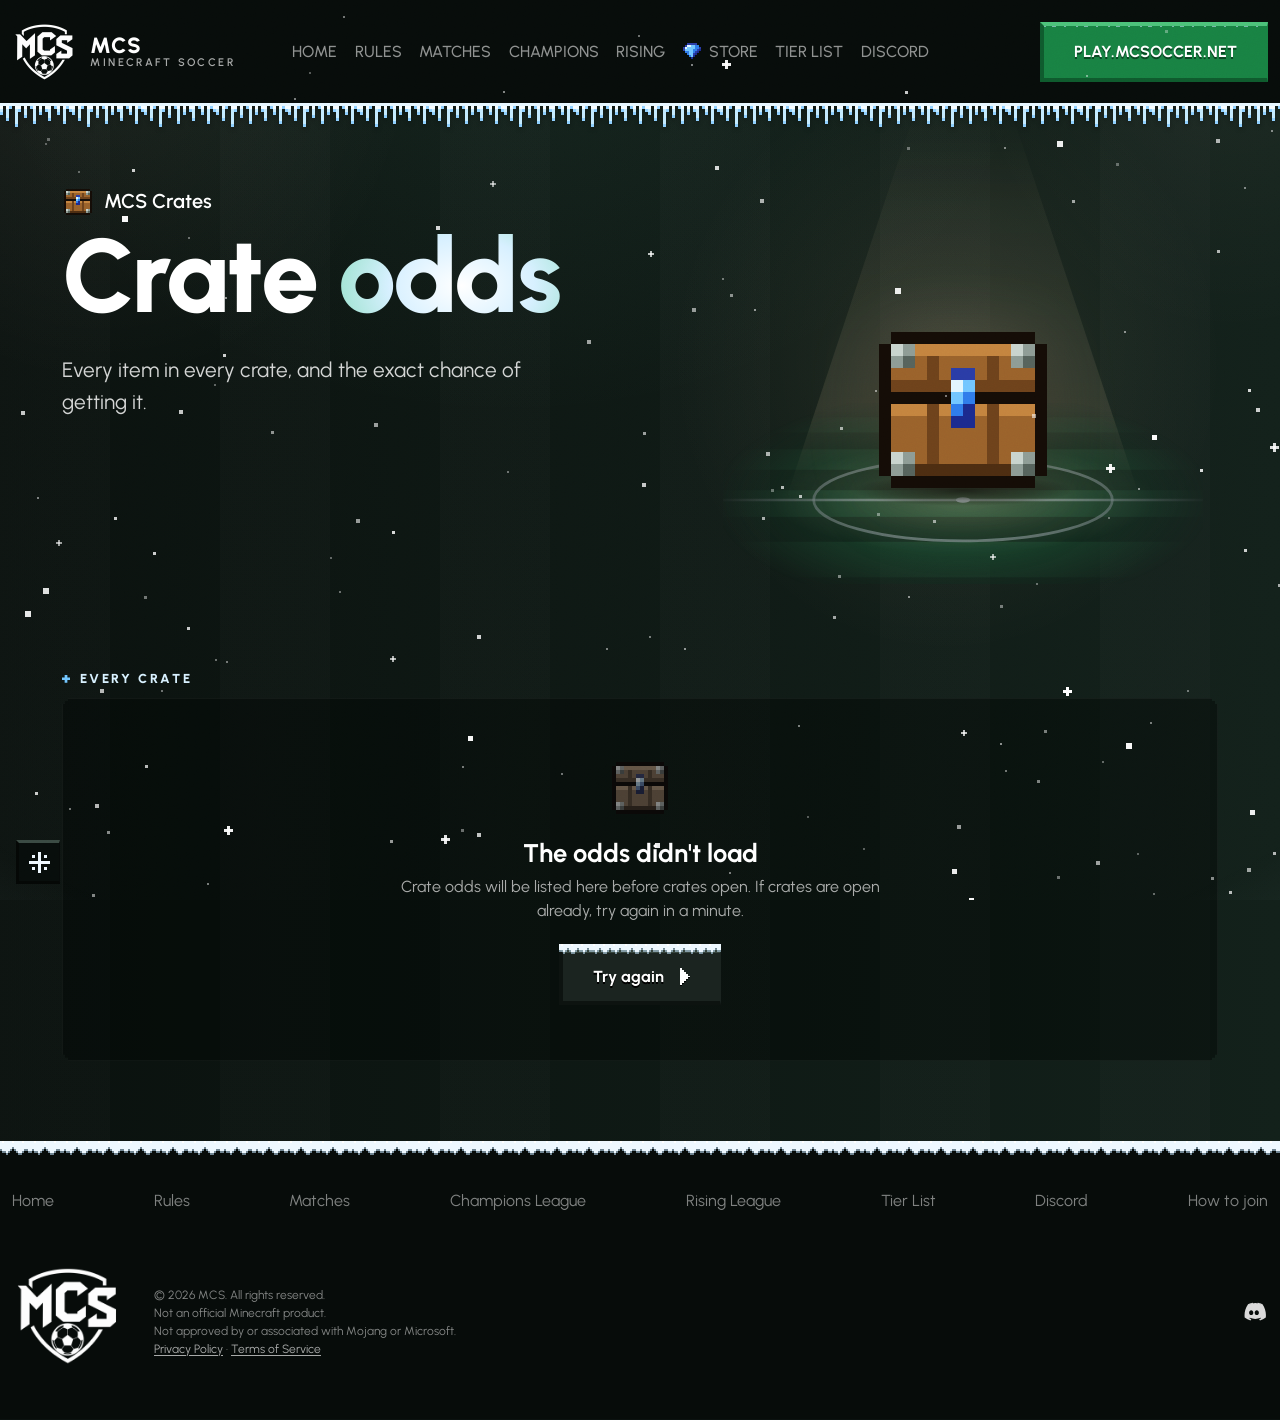
<file: crates/index.html>
<!DOCTYPE html>
<html lang="en">
<head>
<meta charset="utf-8" />
<meta name="viewport" content="width=device-width, initial-scale=1" />
<title>Crate odds — MCS</title>
<meta name="description" content="Every MCS crate, every item in it and its exact chance. Crates hold cosmetics only." />
<meta name="theme-color" content="#070c0a" />

<link rel="icon" href="../favicon.ico?v=e4392b99" sizes="32x32" />
<link rel="icon" type="image/svg+xml" href="../assets/img/icon.svg?v=5f522723" />
<link rel="apple-touch-icon" href="../assets/img/icon-180.png" />

<meta property="og:type" content="website" />
<meta property="og:site_name" content="MCS" />
<meta property="og:title" content="Crate odds — MCS" />
<meta property="og:description" content="Every crate, every item and its exact chance." />
<meta property="og:url" content="https://mcsoccer.net/crates/" />
<link rel="canonical" href="https://mcsoccer.net/crates/" />
<meta property="og:image" content="https://mcsoccer.net/assets/img/og.png" />
<meta name="twitter:card" content="summary_large_image" />

<link rel="preconnect" href="https://fonts.googleapis.com">
<link rel="preconnect" href="https://fonts.gstatic.com" crossorigin>
<link href="https://fonts.googleapis.com/css2?family=Urbanist:wght@400..800&display=swap" rel="stylesheet">
<link rel="stylesheet" href="../assets/css/site.css?v=37250625" />
<link rel="stylesheet" href="../assets/css/store.css?v=b32b0a4d" />
<link rel="stylesheet" href="../assets/css/crates.css?v=8ab93fc6" />
<script>
  document.documentElement.classList.add("reveal-on");
  setTimeout(function () {
    if (!window.__mcsRevealReady) document.documentElement.classList.remove("reveal-on");
  }, 3000);
</script>
</head>
<body>

<nav class="nav" aria-label="Main">
  <div class="container">
    <a class="nav-brand" href="../" aria-label="MCS home">
      <img src="../assets/img/logo.png" alt="" width="64" height="64" />
      <span class="nav-brand-text"><b>MCS</b><span>Minecraft Soccer</span></span>
    </a>

    <ul class="nav-links">
      <li><a href="../">Home</a></li>
      <li><a href="../rules/">Rules</a></li>
      <li><a href="../matches/">Matches</a></li>
      <li class="nav-league"><a href="../champions-league/">Champions<span class="nav-league-word"> League</span></a></li>
      <li class="nav-league nav-rl"><a href="../rising-league/">Rising<span class="nav-league-word"> League</span></a></li>
      <li class="nav-cup" data-cup-nav hidden><a href="../cup/">Cup</a></li>
      <li class="nav-store" data-store-nav hidden><a href="../store/"><svg class="nav-gem px" viewBox="0 0 9 8" aria-hidden="true"><path fill="#2a3ca6" d="M2 0h5v1H2zM1 1h1v1H1zM0 2h1v2H0zM8 2h1v1H8zM7 3h1v1H7zM6 4h1v1H6zM5 5h1v1H5z"/><path fill="#e2f6ff" d="M2 1h2v1H2zM1 2h1v1H1z"/><path fill="#72c6ff" d="M4 1h2v1H4zM2 2h4v1H2zM1 3h4v1H1zM3 4h2v2H3zM4 6h1v1H4z"/><path fill="#2f7ceb" d="M6 1h2v2H6zM5 3h2v1H5zM1 4h2v1H1zM5 4h1v1H5zM2 5h1v1H2zM3 6h1v1H3z"/><path fill="#1b2a8f" d="M8 3h1v1H8zM7 4h1v1H7zM6 5h1v1H6zM5 6h1v1H5zM4 7h1v1H4z"/></svg>Store</a></li>
      <li><a data-tierlist-link href="../tiers/">Tier List</a></li>
      <li><a data-discord-link href="../#discord">Discord</a></li>
    </ul>

    <div class="nav-cta">
      <button class="btn address-btn" type="button" data-copy-address>
        <span class="slot">
          <span class="slot-main" data-address>PLAY.MCSOCCER.NET</span>
          <span class="slot-alt" aria-hidden="true">Copied to clipboard!</span>
        </span>
        <span class="visually-hidden"> (copy server address)</span>
      </button>
    </div>

    <button class="nav-toggle" type="button" aria-label="Open menu" aria-controls="drawer" aria-expanded="false" data-drawer-open>
      <svg viewBox="0 0 30 22" fill="none" aria-hidden="true"><path d="M2 3h26M2 11h26M2 19h26"/></svg>
    </button>
  </div>
</nav>

<div class="scrim" data-scrim></div>
<aside class="drawer" id="drawer" aria-label="Menu" aria-hidden="true" inert>
  <div class="drawer-head">
    <img src="../assets/img/logo.png" alt="MCS" />
    <button class="drawer-close" type="button" aria-label="Close menu" data-drawer-close><svg class="px" viewBox="0 0 10 10" aria-hidden="true"><path d="M0 0h2v2H0zM8 0h2v2H8zM2 2h2v2H2zM6 2h2v2H6zM4 4h2v2H4zM2 6h2v2H2zM6 6h2v2H6zM0 8h2v2H0zM8 8h2v2H8z"/></svg></button>
  </div>
  <ul>
    <li><a href="../">Home</a></li>
    <li><a href="../rules/">Rules</a></li>
    <li><a href="../matches/">Matches</a></li>
    <li class="nav-league"><a href="../champions-league/">Champions<span class="nav-league-word"> League</span></a></li>
    <li class="nav-league nav-rl"><a href="../rising-league/">Rising<span class="nav-league-word"> League</span></a></li>
    <li class="nav-cup" data-cup-nav hidden><a href="../cup/">Cup</a></li>
    <li class="nav-store" data-store-nav hidden><a href="../store/"><svg class="nav-gem px" viewBox="0 0 9 8" aria-hidden="true"><path fill="#2a3ca6" d="M2 0h5v1H2zM1 1h1v1H1zM0 2h1v2H0zM8 2h1v1H8zM7 3h1v1H7zM6 4h1v1H6zM5 5h1v1H5z"/><path fill="#e2f6ff" d="M2 1h2v1H2zM1 2h1v1H1z"/><path fill="#72c6ff" d="M4 1h2v1H4zM2 2h4v1H2zM1 3h4v1H1zM3 4h2v2H3zM4 6h1v1H4z"/><path fill="#2f7ceb" d="M6 1h2v2H6zM5 3h2v1H5zM1 4h2v1H1zM5 4h1v1H5zM2 5h1v1H2zM3 6h1v1H3z"/><path fill="#1b2a8f" d="M8 3h1v1H8zM7 4h1v1H7zM6 5h1v1H6zM5 6h1v1H5zM4 7h1v1H4z"/></svg>Store</a></li>
    <li><a data-tierlist-link href="../tiers/">Tier List</a></li>
    <li><a data-discord-link href="../#discord">Discord</a></li>
  </ul>
  <button class="btn" type="button" data-open-connect>Join Now</button>
</aside>

<main class="page st cr" data-crates>
  <div class="st-glow cr-glow" aria-hidden="true"></div>

  <!-- ═══════════════════════════ HERO ═══════════════════════════ -->
  <header class="st-hero cr-hero">
    <div class="st-wrap st-hero-grid cr-hero-grid">
      <div class="st-hero-text">
        <p class="st-eyebrow st-in" style="--i:0"><svg class="cr-glyph px" viewBox="0 0 16 16" aria-hidden="true"><path fill="#140c06" d="M2 2h12v1H2zM1 3h1v11H1zM14 3h1v11h-1zM2 14h12v1H2zM2 7h12v1H2z"/><path fill="#c4843f" d="M2 3h12v1H2zM2 8h12v1H2z"/><path fill="#9a622b" d="M2 4h12v2H2zM2 9h12v4H2z"/><path fill="#4d2d11" d="M2 13h12v1H2z"/><path fill="#6e421b" d="M2 6h12v1H2zM5 4h1v2H5zM10 4h1v2h-1zM5 8h1v5H5zM10 8h1v5h-1z"/><path fill="#8e9c95" d="M2 3h2v2H2zM12 3h2v2h-2zM2 12h2v2H2zM12 12h2v2h-2z"/><path fill="#c9d4ce" d="M2 3h1v1H2zM12 3h1v1h-1zM2 12h1v1H2zM12 12h1v1h-1z"/><path fill="#56635c" d="M3 4h1v1H3zM13 4h1v1h-1zM3 13h1v1H3zM13 13h1v1h-1z"/><path fill="#2a3ca6" d="M7 5h2v1H7z"/><path fill="#e2f6ff" d="M7 6h1v1H7z"/><path fill="#72c6ff" d="M8 6h1v1H8zM7 7h1v1H7z"/><path fill="#2f7ceb" d="M8 7h1v1H8zM7 8h1v1H7z"/><path fill="#1b2a8f" d="M8 8h1v1H8zM7 9h2v1H7z"/></svg>MCS Crates</p>
        <h1 class="st-title cr-title st-in" style="--i:1">Crate <span class="grad">odds</span></h1>
        <p class="st-lead st-in" style="--i:2">Every item in every crate, and the exact chance of getting it.</p>
        <div class="cr-hero-cta st-in" style="--i:3">
          <!-- crates.js lists the crates here once they load -->
          <nav class="cr-jump" aria-label="Crates on this page" data-crate-jump hidden></nav>
          <a class="more" href="#rules" data-rules-link hidden>Duplicates and pity <svg viewBox="0 0 8 10" aria-hidden="true"><path d="M0 0l8 5-8 5z"/></svg></a>
        </div>
      </div>

      <!-- a closed crate on the centre spot, under a floodlight -->
      <div class="st-stage cr-stage" aria-hidden="true">
        <div class="st-beam"></div>
        <svg class="st-floor" viewBox="0 0 540 500" preserveAspectRatio="none">
          <defs>
            <radialGradient id="cr-lit" cx="270" cy="405" r="280" gradientUnits="userSpaceOnUse" gradientTransform="translate(270 405) scale(1 .44) translate(-270 -405)">
              <stop offset="0" stop-color="#fff"/>
              <stop offset=".5" stop-color="#fff" stop-opacity=".55"/>
              <stop offset="1" stop-color="#fff" stop-opacity="0"/>
            </radialGradient>
            <mask id="cr-spot"><rect width="540" height="500" fill="url(#cr-lit)"/></mask>
          </defs>
          <g mask="url(#cr-spot)">
            <rect y="296" width="540" height="204" fill="#0d3320"/>
            <g fill="#185233"><rect y="312" width="540" height="17"/><rect y="348" width="540" height="23"/><rect y="394" width="540" height="30"/><rect y="452" width="540" height="40"/></g>
            <g fill="none" stroke="#e3f3ff" stroke-opacity=".55" stroke-width="3">
              <line x1="0" y1="405" x2="540" y2="405"/>
              <ellipse cx="270" cy="405" rx="168" ry="46"/>
            </g>
            <ellipse cx="270" cy="405" rx="8" ry="3" fill="#e3f3ff" fill-opacity=".75"/>
          </g>
        </svg>
        <div class="st-pool cr-pool"></div>
        <div class="cr-crate-shadow"></div>
        <div class="cr-crate-drop">
          <svg class="cr-crate-art px" viewBox="0 0 16 16"><path fill="#140c06" d="M2 2h12v1H2zM1 3h1v11H1zM14 3h1v11h-1zM2 14h12v1H2zM2 7h12v1H2z"/><path fill="#c4843f" d="M2 3h12v1H2zM2 8h12v1H2z"/><path fill="#9a622b" d="M2 4h12v2H2zM2 9h12v4H2z"/><path fill="#4d2d11" d="M2 13h12v1H2z"/><path fill="#6e421b" d="M2 6h12v1H2zM5 4h1v2H5zM10 4h1v2h-1zM5 8h1v5H5zM10 8h1v5h-1z"/><path fill="#8e9c95" d="M2 3h2v2H2zM12 3h2v2h-2zM2 12h2v2H2zM12 12h2v2h-2z"/><path fill="#c9d4ce" d="M2 3h1v1H2zM12 3h1v1h-1zM2 12h1v1H2zM12 12h1v1h-1z"/><path fill="#56635c" d="M3 4h1v1H3zM13 4h1v1h-1zM3 13h1v1H3zM13 13h1v1h-1z"/><path fill="#2a3ca6" d="M7 5h2v1H7z"/><path fill="#e2f6ff" d="M7 6h1v1H7z"/><path fill="#72c6ff" d="M8 6h1v1H8zM7 7h1v1H7z"/><path fill="#2f7ceb" d="M8 7h1v1H8zM7 8h1v1H7z"/><path fill="#1b2a8f" d="M8 8h1v1H8zM7 9h2v1H7z"/></svg>
        </div>
        <div class="st-sparks cr-sparks"><i style="--x:57%;--y:44%;--d:.4s"></i><i class="k1" style="--x:24%;--y:26%;--d:1.6s"></i><i class="k1" style="--x:80%;--y:30%;--d:2.4s"></i></div>
      </div>
    </div>
  </header>

  <!-- ═══════════════════════════ THE CRATES ═══════════════════════════ -->
  <div class="st-wrap cr-body" data-crates-body>
    <section class="cr-list" aria-labelledby="crates-title">
      <h2 class="st-kicker" id="crates-title" tabindex="-1">Every crate</h2>

      <!-- crates.enabled is false on the game server: the odds still show -->
      <div class="st-notice cr-note" role="note" data-crates-soon hidden>
        <span class="st-notice-ico"><svg class="st-ico px" viewBox="0 0 12 12" aria-hidden="true"><path class="ia" d="M4 0h4v1H4zM2 1h2v1H2zM8 1h2v1H8zM1 2h1v1H1zM10 2h1v1H10zM1 3h1v1H1zM5 3h1v1H5zM10 3h1v1H10zM0 4h1v1H0zM5 4h1v1H5zM11 4h1v1H11zM0 5h1v1H0zM5 5h3v1H5zM11 5h1v1H11zM0 6h1v1H0zM11 6h1v1H11zM1 7h1v1H1zM10 7h1v1H10zM1 8h1v1H1zM10 8h1v1H10zM2 9h2v1H2zM8 9h2v1H8zM4 10h4v1H4z"/></svg></span>
        <p><b>Crates are coming soon.</b> Nothing can be opened yet, and the odds below may change before they open.</p>
      </div>
      <div class="st-notice cr-note" role="note" data-crates-stale hidden>
        <p>The game server isn't answering right now, so this may be out of date.</p>
      </div>

      <!-- crates.js draws every crate here, straight from the game server -->
      <div class="cr-view" data-crates-view aria-busy="true">
        <div class="cr-sk" aria-hidden="true">
          <div class="cr-sk-crate"><i></i><b style="--w:34%"></b><b style="--w:22%"></b><span><b style="--w:92%"></b><b style="--w:88%"></b><b style="--w:94%"></b><b style="--w:86%"></b><b style="--w:90%"></b></span></div>
          <div class="cr-sk-crate"><i></i><b style="--w:28%"></b><b style="--w:22%"></b><span><b style="--w:90%"></b><b style="--w:94%"></b><b style="--w:84%"></b></span></div>
        </div>
        <noscript>
          <div class="st-state">
            <h3>The odds need JavaScript</h3>
            <p>Turn it on for this site to see every crate and its odds.</p>
          </div>
        </noscript>
      </div>
    </section>

    <!-- what a duplicate gives back, and the pity rule: filled from the same answer -->
    <aside class="cr-rules" id="rules" aria-labelledby="rules-title" data-crates-rules hidden>
      <div class="cr-rules-card">
        <p class="st-kicker">The rules</p>
        <h2 class="cr-rules-title" id="rules-title">Duplicates and pity</h2>
        <p class="cr-rules-lead">Open something you already own and you get Sapphires back instead:</p>
        <div data-crates-dupes></div>
        <div class="cr-pity" data-crates-pity></div>
      </div>
    </aside>
  </div>

  <!-- what loading the odds came to, for screen readers -->
  <p class="visually-hidden" role="status" data-crates-status></p>
</main>

<footer class="footer">
  <div class="container">
    <ul class="footer-links">
      <li><a href="../">Home</a></li>
      <li><a href="../rules/">Rules</a></li>
      <li><a href="../matches/">Matches</a></li>
      <li><a href="../champions-league/">Champions League</a></li>
      <li><a href="../rising-league/">Rising League</a></li>
      <li><a data-tierlist-link href="../tiers/">Tier List</a></li>
      <li><a data-discord-link href="../#discord">Discord</a></li>
      <li><a href="#" data-open-connect>How to join</a></li>
    </ul>

    <div class="footer-row">
      <div class="footer-brand">
        <img src="../assets/img/logo.png" alt="MCS" loading="lazy" />
        <p class="footer-legal">
          &copy; <span data-year>2026</span> MCS. All rights reserved.<br>
          Not an official Minecraft product.<br>
          Not approved by or associated with Mojang or Microsoft.<br>
          <span class="footer-policy"><a href="../privacy/">Privacy Policy</a> &middot; <a href="../terms/">Terms of Service</a></span>
        </p>
      </div>
      <ul class="footer-social">
        <li><a data-discord-link href="../#discord" aria-label="Discord"><svg viewBox="0 0 24 24" aria-hidden="true"><path d="M19.3 5.3A16.6 16.6 0 0 0 15.2 4l-.2.4a15.5 15.5 0 0 1 3.6 1.2 12.6 12.6 0 0 0-10.9 0A15.5 15.5 0 0 1 11.2 4.4L11 4a16.6 16.6 0 0 0-4.1 1.3C4.3 9.2 3.6 13 4 16.7a16.7 16.7 0 0 0 5 2.6l.7-1.2a10.8 10.8 0 0 1-1.7-.8l.4-.3a11.9 11.9 0 0 0 9.3 0l.4.3a10.8 10.8 0 0 1-1.7.8l.7 1.2a16.7 16.7 0 0 0 5-2.6c.5-4.3-.6-8.1-2.8-11.4ZM9.6 14.6c-1 0-1.8-.9-1.8-2s.8-2 1.8-2 1.8.9 1.8 2-.8 2-1.8 2Zm4.8 0c-1 0-1.8-.9-1.8-2s.8-2 1.8-2 1.8.9 1.8 2-.8 2-1.8 2Z"/></svg></a></li>
      </ul>
    </div>
  </div>
</footer>

<div class="modal" id="connect" role="dialog" aria-modal="true" aria-labelledby="connect-title" aria-hidden="true" inert>
  <div class="modal-box">
    <button class="modal-close" type="button" aria-label="Close" data-close-connect><svg class="px" viewBox="0 0 10 10" aria-hidden="true"><path d="M0 0h2v2H0zM8 0h2v2H8zM2 2h2v2H2zM6 2h2v2H6zM4 4h2v2H4zM2 6h2v2H2zM6 6h2v2H6zM0 8h2v2H0zM8 8h2v2H8z"/></svg></button>
    <div class="modal-head">
      <img src="../assets/img/logo.png" alt="" />
      <div>
        <h2 id="connect-title">Connect to the <span class="grad">server</span></h2>
      </div>
    </div>
    <ol class="steps">
      <li>Open <b>Minecraft: Java Edition</b> 1.21.4 or newer and go to <b>Multiplayer</b>.</li>
      <li>Click <b>Add Server</b> and enter
        <button class="chip" type="button" data-copy-address>
          <span data-address>play.mcsoccer.net</span>
          <svg class="px" viewBox="0 0 16 16" aria-hidden="true"><path d="M5 1h10v10h-2V3H5z"/><path fill-rule="evenodd" d="M1 5h10v10H1zM3 7v6h6V7z"/></svg><span class="visually-hidden"> (copy)</span>
        </button>
      </li>
      <li>Join, and <b>accept the resource pack</b>. It carries the kits, crests and goals, so the server needs it.</li>
      <li>Walk into a pitch's <b>ready zone</b> and the match starts itself.</li>
    </ol>
    <p class="modal-note">Click the address to copy it.</p>
    <p class="visually-hidden" role="status" data-status></p>
    <button class="btn" type="button" data-close-connect>
      Got it
      <svg class="arrow" viewBox="0 0 10 17" aria-hidden="true"><path d="M0 0h2v2h2v2h2v2h2v2h2v1h-2v2H6v2H4v2H2v2H0z"/></svg>
    </button>
  </div>
</div>

<script src="../site.config.js?v=acda6977"></script>
<script src="../assets/js/site.js?v=279d97a1"></script>
<script src="../assets/js/crates.js?v=9228aabc"></script>
</body>
</html>
</file>
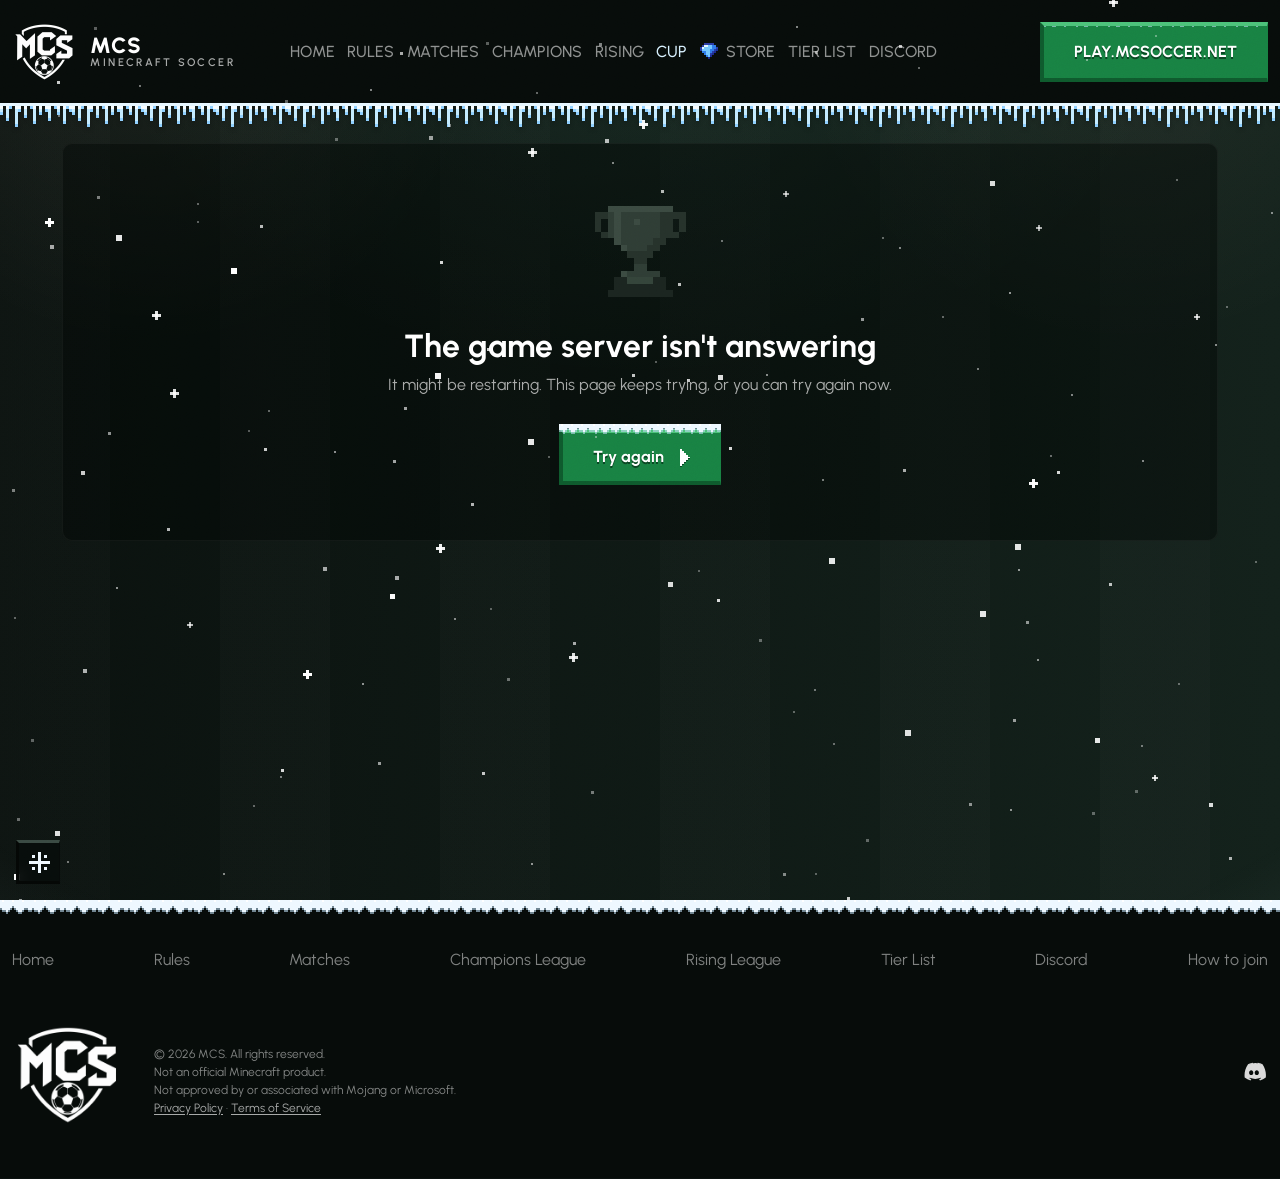
<file: cup/index.html>
<!DOCTYPE html>
<html lang="en">
<head>
<meta charset="utf-8" />
<meta name="viewport" content="width=device-width, initial-scale=1" />
<title>Cup — MCS</title>
<meta name="description" content="The MCS Cup: the live bracket, scores and results of every knockout cup on MCS." />
<meta name="theme-color" content="#070c0a" />

<link rel="icon" href="../favicon.ico?v=e4392b99" sizes="32x32" />
<link rel="icon" type="image/svg+xml" href="../assets/img/icon.svg?v=5f522723" />
<link rel="apple-touch-icon" href="../assets/img/icon-180.png" />

<meta property="og:type" content="website" />
<meta property="og:site_name" content="MCS" />
<meta property="og:title" content="Cup — MCS" />
<meta property="og:description" content="The MCS Cup: live bracket, scores and results." />
<meta property="og:url" content="https://mcsoccer.net/cup/" />
<link rel="canonical" href="https://mcsoccer.net/cup/" />
<meta property="og:image" content="https://mcsoccer.net/assets/img/og.png" />
<meta name="twitter:card" content="summary_large_image" />

<link rel="preconnect" href="https://fonts.googleapis.com">
<link rel="preconnect" href="https://fonts.gstatic.com" crossorigin>
<link href="https://fonts.googleapis.com/css2?family=Urbanist:wght@400..800&display=swap" rel="stylesheet">
<link rel="stylesheet" href="../assets/css/site.css?v=37250625" />
<link rel="stylesheet" href="../assets/css/matches.css?v=ec4630ce" />
<link rel="stylesheet" href="../assets/css/cup.css?v=b3870d7f" />
<script>
  document.documentElement.classList.add("reveal-on");
  setTimeout(function () {
    if (!window.__mcsRevealReady) document.documentElement.classList.remove("reveal-on");
  }, 3000);
</script>
</head>
<body>

<nav class="nav" aria-label="Main">
  <div class="container">
    <a class="nav-brand" href="../" aria-label="MCS home">
      <img src="../assets/img/logo.png" alt="" width="64" height="64" />
      <span class="nav-brand-text"><b>MCS</b><span>Minecraft Soccer</span></span>
    </a>

    <ul class="nav-links">
      <li><a href="../">Home</a></li>
      <li><a href="../rules/">Rules</a></li>
      <li><a href="../matches/">Matches</a></li>
      <li class="nav-league"><a href="../champions-league/">Champions<span class="nav-league-word"> League</span></a></li>
      <li class="nav-league nav-rl"><a href="../rising-league/">Rising<span class="nav-league-word"> League</span></a></li>
      <li class="nav-cup" data-cup-nav><a href="./" aria-current="page">Cup</a></li>
      <li class="nav-store" data-store-nav hidden><a href="../store/"><svg class="nav-gem px" viewBox="0 0 9 8" aria-hidden="true"><path fill="#2a3ca6" d="M2 0h5v1H2zM1 1h1v1H1zM0 2h1v2H0zM8 2h1v1H8zM7 3h1v1H7zM6 4h1v1H6zM5 5h1v1H5z"/><path fill="#e2f6ff" d="M2 1h2v1H2zM1 2h1v1H1z"/><path fill="#72c6ff" d="M4 1h2v1H4zM2 2h4v1H2zM1 3h4v1H1zM3 4h2v2H3zM4 6h1v1H4z"/><path fill="#2f7ceb" d="M6 1h2v2H6zM5 3h2v1H5zM1 4h2v1H1zM5 4h1v1H5zM2 5h1v1H2zM3 6h1v1H3z"/><path fill="#1b2a8f" d="M8 3h1v1H8zM7 4h1v1H7zM6 5h1v1H6zM5 6h1v1H5zM4 7h1v1H4z"/></svg>Store</a></li>
      <li><a data-tierlist-link href="../tiers/">Tier List</a></li>
      <li><a data-discord-link href="../#discord">Discord</a></li>
    </ul>

    <div class="nav-cta">
      <button class="btn address-btn" type="button" data-copy-address>
        <span class="slot">
          <span class="slot-main" data-address>PLAY.MCSOCCER.NET</span>
          <span class="slot-alt" aria-hidden="true">Copied to clipboard!</span>
        </span>
        <span class="visually-hidden"> (copy server address)</span>
      </button>
    </div>

    <button class="nav-toggle" type="button" aria-label="Open menu" aria-controls="drawer" aria-expanded="false" data-drawer-open>
      <svg viewBox="0 0 30 22" fill="none" aria-hidden="true"><path d="M2 3h26M2 11h26M2 19h26"/></svg>
    </button>
  </div>
</nav>

<div class="scrim" data-scrim></div>
<aside class="drawer" id="drawer" aria-label="Menu" aria-hidden="true" inert>
  <div class="drawer-head">
    <img src="../assets/img/logo.png" alt="MCS" />
    <button class="drawer-close" type="button" aria-label="Close menu" data-drawer-close><svg class="px" viewBox="0 0 10 10" aria-hidden="true"><path d="M0 0h2v2H0zM8 0h2v2H8zM2 2h2v2H2zM6 2h2v2H6zM4 4h2v2H4zM2 6h2v2H2zM6 6h2v2H6zM0 8h2v2H0zM8 8h2v2H8z"/></svg></button>
  </div>
  <ul>
    <li><a href="../">Home</a></li>
    <li><a href="../rules/">Rules</a></li>
    <li><a href="../matches/">Matches</a></li>
    <li class="nav-league"><a href="../champions-league/">Champions<span class="nav-league-word"> League</span></a></li>
    <li class="nav-league nav-rl"><a href="../rising-league/">Rising<span class="nav-league-word"> League</span></a></li>
    <li class="nav-cup" data-cup-nav><a href="./" aria-current="page">Cup</a></li>
    <li class="nav-store" data-store-nav hidden><a href="../store/"><svg class="nav-gem px" viewBox="0 0 9 8" aria-hidden="true"><path fill="#2a3ca6" d="M2 0h5v1H2zM1 1h1v1H1zM0 2h1v2H0zM8 2h1v1H8zM7 3h1v1H7zM6 4h1v1H6zM5 5h1v1H5z"/><path fill="#e2f6ff" d="M2 1h2v1H2zM1 2h1v1H1z"/><path fill="#72c6ff" d="M4 1h2v1H4zM2 2h4v1H2zM1 3h4v1H1zM3 4h2v2H3zM4 6h1v1H4z"/><path fill="#2f7ceb" d="M6 1h2v2H6zM5 3h2v1H5zM1 4h2v1H1zM5 4h1v1H5zM2 5h1v1H2zM3 6h1v1H3z"/><path fill="#1b2a8f" d="M8 3h1v1H8zM7 4h1v1H7zM6 5h1v1H6zM5 6h1v1H5zM4 7h1v1H4z"/></svg>Store</a></li>
    <li><a data-tierlist-link href="../tiers/">Tier List</a></li>
    <li><a data-discord-link href="../#discord">Discord</a></li>
  </ul>
  <button class="btn" type="button" data-open-connect>Join Now</button>
</aside>

<main class="page mh cup" data-cup>
  <div class="mh-glow" aria-hidden="true"></div>

  <div class="cup-wrap">
    <p class="mh-stale" data-cup-stale hidden>
      The game server isn't answering right now, so this may be out of date.
    </p>
  </div>

  <!-- cup.js draws the cup here: its head, what's live, the bracket, the
       teams and the list of past cups -->
  <div class="cup-view" data-cup-view aria-busy="true">
    <div class="cup-wrap">
      <div class="mh-sk-hero"><i class="mh-sk" style="--w:24%"></i><i class="mh-sk" style="--w:46%"></i><i class="mh-sk" style="--w:32%"></i></div>
    </div>
    <noscript>
      <div class="cup-wrap">
        <div class="mh-note">
          <h1>The cup needs JavaScript</h1>
          <p>Turn it on for this site to see the bracket and live scores.</p>
        </div>
      </div>
    </noscript>
  </div>
</main>

<footer class="footer">
  <div class="container">
    <ul class="footer-links">
      <li><a href="../">Home</a></li>
      <li><a href="../rules/">Rules</a></li>
      <li><a href="../matches/">Matches</a></li>
      <li><a href="../champions-league/">Champions League</a></li>
      <li><a href="../rising-league/">Rising League</a></li>
      <li><a data-tierlist-link href="../tiers/">Tier List</a></li>
      <li><a data-discord-link href="../#discord">Discord</a></li>
      <li><a href="#" data-open-connect>How to join</a></li>
    </ul>

    <div class="footer-row">
      <div class="footer-brand">
        <img src="../assets/img/logo.png" alt="MCS" loading="lazy" />
        <p class="footer-legal">
          &copy; <span data-year>2026</span> MCS. All rights reserved.<br>
          Not an official Minecraft product.<br>
          Not approved by or associated with Mojang or Microsoft.<br>
          <span class="footer-policy"><a href="../privacy/">Privacy Policy</a> &middot; <a href="../terms/">Terms of Service</a></span>
        </p>
      </div>
      <ul class="footer-social">
        <li><a data-discord-link href="../#discord" aria-label="Discord"><svg viewBox="0 0 24 24" aria-hidden="true"><path d="M19.3 5.3A16.6 16.6 0 0 0 15.2 4l-.2.4a15.5 15.5 0 0 1 3.6 1.2 12.6 12.6 0 0 0-10.9 0A15.5 15.5 0 0 1 11.2 4.4L11 4a16.6 16.6 0 0 0-4.1 1.3C4.3 9.2 3.6 13 4 16.7a16.7 16.7 0 0 0 5 2.6l.7-1.2a10.8 10.8 0 0 1-1.7-.8l.4-.3a11.9 11.9 0 0 0 9.3 0l.4.3a10.8 10.8 0 0 1-1.7.8l.7 1.2a16.7 16.7 0 0 0 5-2.6c.5-4.3-.6-8.1-2.8-11.4ZM9.6 14.6c-1 0-1.8-.9-1.8-2s.8-2 1.8-2 1.8.9 1.8 2-.8 2-1.8 2Zm4.8 0c-1 0-1.8-.9-1.8-2s.8-2 1.8-2 1.8.9 1.8 2-.8 2-1.8 2Z"/></svg></a></li>
      </ul>
    </div>
  </div>
</footer>

<div class="modal" id="connect" role="dialog" aria-modal="true" aria-labelledby="connect-title" aria-hidden="true" inert>
  <div class="modal-box">
    <button class="modal-close" type="button" aria-label="Close" data-close-connect><svg class="px" viewBox="0 0 10 10" aria-hidden="true"><path d="M0 0h2v2H0zM8 0h2v2H8zM2 2h2v2H2zM6 2h2v2H6zM4 4h2v2H4zM2 6h2v2H2zM6 6h2v2H6zM0 8h2v2H0zM8 8h2v2H8z"/></svg></button>
    <div class="modal-head">
      <img src="../assets/img/logo.png" alt="" />
      <div>
        <h2 id="connect-title">Connect to the <span class="grad">server</span></h2>
      </div>
    </div>
    <ol class="steps">
      <li>Open <b>Minecraft: Java Edition</b> 1.21.4 or newer and go to <b>Multiplayer</b>.</li>
      <li>Click <b>Add Server</b> and enter
        <button class="chip" type="button" data-copy-address>
          <span data-address>play.mcsoccer.net</span>
          <svg class="px" viewBox="0 0 16 16" aria-hidden="true"><path d="M5 1h10v10h-2V3H5z"/><path fill-rule="evenodd" d="M1 5h10v10H1zM3 7v6h6V7z"/></svg><span class="visually-hidden"> (copy)</span>
        </button>
      </li>
      <li>Join, and <b>accept the resource pack</b>. It carries the kits, crests and goals, so the server needs it.</li>
      <li>Walk into a pitch's <b>ready zone</b> and the match starts itself.</li>
    </ol>
    <p class="modal-note">Click the address to copy it.</p>
    <p class="visually-hidden" role="status" data-status></p>
    <button class="btn" type="button" data-close-connect>
      Got it
      <svg class="arrow" viewBox="0 0 10 17" aria-hidden="true"><path d="M0 0h2v2h2v2h2v2h2v2h2v1h-2v2H6v2H4v2H2v2H0z"/></svg>
    </button>
  </div>
</div>

<script src="../site.config.js?v=acda6977"></script>
<script src="../assets/js/site.js?v=279d97a1"></script>
<script src="../assets/js/cup.js?v=7b360554"></script>
</body>
</html>
</file>
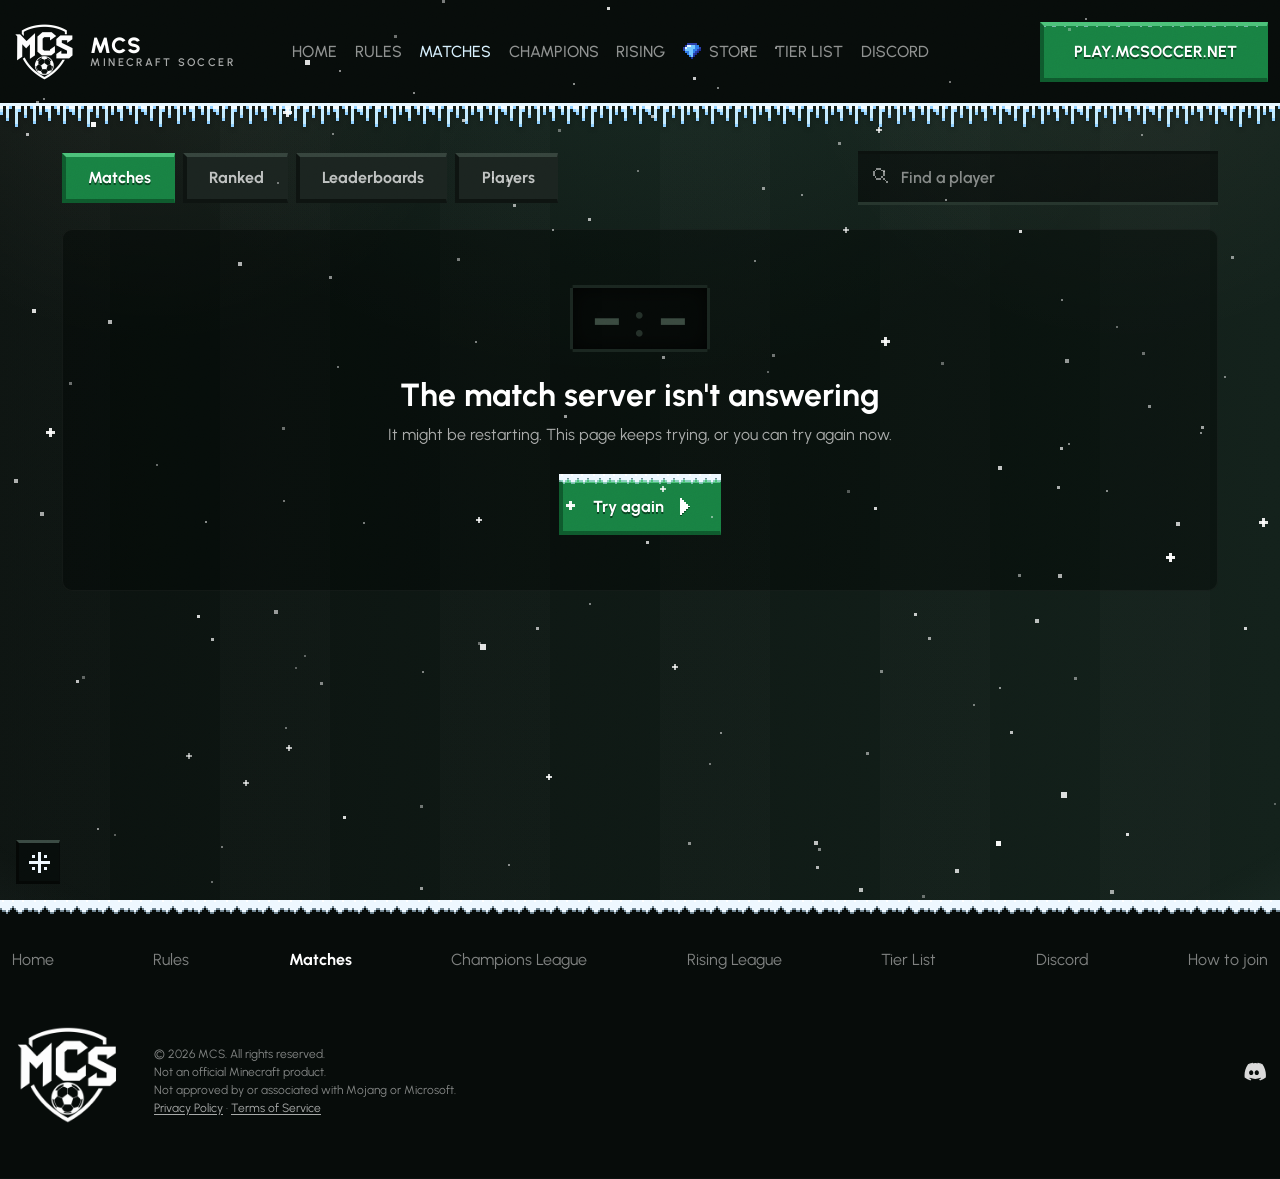
<file: matches/index.html>
<!DOCTYPE html>
<html lang="en">
<head>
<meta charset="utf-8" />
<meta name="viewport" content="width=device-width, initial-scale=1" />
<title>Match History — MCS</title>
<meta name="description" content="Every match played on MCS, the Minecraft soccer server: results, full match reports, player pages and leaderboards." />
<meta name="theme-color" content="#070c0a" />

<link rel="icon" href="../favicon.ico?v=e4392b99" sizes="32x32" />
<link rel="icon" type="image/svg+xml" href="../assets/img/icon.svg?v=5f522723" />
<link rel="apple-touch-icon" href="../assets/img/icon-180.png" />

<meta property="og:type" content="website" />
<meta property="og:site_name" content="MCS" />
<meta property="og:title" content="Match History — MCS" />
<meta property="og:description" content="Every match played on MCS, with full reports, player pages and leaderboards." />
<meta property="og:url" content="https://mcsoccer.net/matches/" />
<link rel="canonical" href="https://mcsoccer.net/matches/" />
<meta property="og:image" content="https://mcsoccer.net/assets/img/og.png" />
<meta name="twitter:card" content="summary_large_image" />

<link rel="preconnect" href="https://fonts.googleapis.com">
<link rel="preconnect" href="https://fonts.gstatic.com" crossorigin>
<link href="https://fonts.googleapis.com/css2?family=Urbanist:wght@400..800&display=swap" rel="stylesheet">
<link rel="stylesheet" href="../assets/css/site.css?v=37250625" />
<link rel="stylesheet" href="../assets/css/matches.css?v=ec4630ce" />
<script>
  document.documentElement.classList.add("reveal-on");
  setTimeout(function () {
    if (!window.__mcsRevealReady) document.documentElement.classList.remove("reveal-on");
  }, 3000);
</script>
</head>
<body>

<nav class="nav" aria-label="Main">
  <div class="container">
    <a class="nav-brand" href="../" aria-label="MCS home">
      <img src="../assets/img/logo.png" alt="" width="64" height="64" />
      <span class="nav-brand-text"><b>MCS</b><span>Minecraft Soccer</span></span>
    </a>

    <ul class="nav-links">
      <li><a href="../">Home</a></li>
      <li><a href="../rules/">Rules</a></li>
      <li><a href="./" aria-current="page">Matches</a></li>
      <li class="nav-league"><a href="../champions-league/">Champions<span class="nav-league-word"> League</span></a></li>
      <li class="nav-league nav-rl"><a href="../rising-league/">Rising<span class="nav-league-word"> League</span></a></li>
      <li class="nav-cup" data-cup-nav hidden><a href="../cup/">Cup</a></li>
      <li class="nav-store" data-store-nav hidden><a href="../store/"><svg class="nav-gem px" viewBox="0 0 9 8" aria-hidden="true"><path fill="#2a3ca6" d="M2 0h5v1H2zM1 1h1v1H1zM0 2h1v2H0zM8 2h1v1H8zM7 3h1v1H7zM6 4h1v1H6zM5 5h1v1H5z"/><path fill="#e2f6ff" d="M2 1h2v1H2zM1 2h1v1H1z"/><path fill="#72c6ff" d="M4 1h2v1H4zM2 2h4v1H2zM1 3h4v1H1zM3 4h2v2H3zM4 6h1v1H4z"/><path fill="#2f7ceb" d="M6 1h2v2H6zM5 3h2v1H5zM1 4h2v1H1zM5 4h1v1H5zM2 5h1v1H2zM3 6h1v1H3z"/><path fill="#1b2a8f" d="M8 3h1v1H8zM7 4h1v1H7zM6 5h1v1H6zM5 6h1v1H5zM4 7h1v1H4z"/></svg>Store</a></li>
      <li><a data-tierlist-link href="../tiers/">Tier List</a></li>
      <li><a data-discord-link href="../#discord">Discord</a></li>
    </ul>

    <div class="nav-cta">
      <button class="btn address-btn" type="button" data-copy-address>
        <span class="slot">
          <span class="slot-main" data-address>PLAY.MCSOCCER.NET</span>
          <span class="slot-alt" aria-hidden="true">Copied to clipboard!</span>
        </span>
        <span class="visually-hidden"> (copy server address)</span>
      </button>
    </div>

    <button class="nav-toggle" type="button" aria-label="Open menu" aria-controls="drawer" aria-expanded="false" data-drawer-open>
      <svg viewBox="0 0 30 22" fill="none" aria-hidden="true"><path d="M2 3h26M2 11h26M2 19h26"/></svg>
    </button>
  </div>
</nav>

<div class="scrim" data-scrim></div>
<aside class="drawer" id="drawer" aria-label="Menu" aria-hidden="true" inert>
  <div class="drawer-head">
    <img src="../assets/img/logo.png" alt="MCS" />
    <button class="drawer-close" type="button" aria-label="Close menu" data-drawer-close><svg class="px" viewBox="0 0 10 10" aria-hidden="true"><path d="M0 0h2v2H0zM8 0h2v2H8zM2 2h2v2H2zM6 2h2v2H6zM4 4h2v2H4zM2 6h2v2H2zM6 6h2v2H6zM0 8h2v2H0zM8 8h2v2H8z"/></svg></button>
  </div>
  <ul>
    <li><a href="../">Home</a></li>
    <li><a href="../rules/">Rules</a></li>
    <li><a href="./" aria-current="page">Matches</a></li>
    <li class="nav-league"><a href="../champions-league/">Champions<span class="nav-league-word"> League</span></a></li>
    <li class="nav-league nav-rl"><a href="../rising-league/">Rising<span class="nav-league-word"> League</span></a></li>
    <li class="nav-cup" data-cup-nav hidden><a href="../cup/">Cup</a></li>
    <li class="nav-store" data-store-nav hidden><a href="../store/"><svg class="nav-gem px" viewBox="0 0 9 8" aria-hidden="true"><path fill="#2a3ca6" d="M2 0h5v1H2zM1 1h1v1H1zM0 2h1v2H0zM8 2h1v1H8zM7 3h1v1H7zM6 4h1v1H6zM5 5h1v1H5z"/><path fill="#e2f6ff" d="M2 1h2v1H2zM1 2h1v1H1z"/><path fill="#72c6ff" d="M4 1h2v1H4zM2 2h4v1H2zM1 3h4v1H1zM3 4h2v2H3zM4 6h1v1H4z"/><path fill="#2f7ceb" d="M6 1h2v2H6zM5 3h2v1H5zM1 4h2v1H1zM5 4h1v1H5zM2 5h1v1H2zM3 6h1v1H3z"/><path fill="#1b2a8f" d="M8 3h1v1H8zM7 4h1v1H7zM6 5h1v1H6zM5 6h1v1H5zM4 7h1v1H4z"/></svg>Store</a></li>
    <li><a data-tierlist-link href="../tiers/">Tier List</a></li>
    <li><a data-discord-link href="../#discord">Discord</a></li>
  </ul>
  <button class="btn" type="button" data-open-connect>Join Now</button>
</aside>

<main class="page mh" data-mh>
  <div class="mh-glow" aria-hidden="true"></div>
  <div class="container">

    <!-- the index views (matches, leaderboards, players): the live strip
         first, then the tabs with the player search; the page's h1 is for
         screen readers only. A match report or player page has its own. -->
    <header class="mh-head" data-mh-head>
      <h1 class="visually-hidden">Match History</h1>
    </header>

    <section class="mh-live" data-mh-live hidden aria-labelledby="mh-live-title">
      <h2 class="mh-live-title" id="mh-live-title"><span class="mh-live-dot" aria-hidden="true"></span>Live now</h2>
      <ul class="mh-live-list" data-mh-live-list></ul>
    </section>

    <div class="mh-bar" data-mh-bar>
      <nav class="mh-tabs" data-mh-tabs aria-label="Match history" hidden>
        <a href="./" data-tab="list">Matches</a>
        <a href="./?tab=ranked" data-tab="ranked">Ranked</a>
        <a href="./?tab=leaders" data-tab="leaders">Leaderboards</a>
        <a href="./?tab=players" data-tab="players">Players</a>
      </nav>
      <div class="mh-bar-search">
        <div class="mh-search" data-mh-search hidden></div>
      </div>
    </div>

    <p class="mh-stale" data-mh-stale hidden>
      The game server isn't answering right now, so these are saved results
      and the newest matches may be missing.
    </p>

    <div class="mh-view" data-mh-view>
      <noscript>
        <div class="mh-note">
          <h2>Match history needs JavaScript</h2>
          <p>Turn it on for this site to see results, match reports and player pages.</p>
        </div>
      </noscript>
    </div>

    <!-- the numbers, at the foot of the index views -->
    <ul class="mh-counters" data-mh-counters hidden aria-label="Match history in numbers"></ul>

  </div>
</main>

<footer class="footer">
  <div class="container">
    <ul class="footer-links">
      <li><a href="../">Home</a></li>
      <li><a href="../rules/">Rules</a></li>
      <li><a href="./" aria-current="page">Matches</a></li>
      <li><a href="../champions-league/">Champions League</a></li>
      <li><a href="../rising-league/">Rising League</a></li>
      <li><a data-tierlist-link href="../tiers/">Tier List</a></li>
      <li><a data-discord-link href="../#discord">Discord</a></li>
      <li><a href="#" data-open-connect>How to join</a></li>
    </ul>

    <div class="footer-row">
      <div class="footer-brand">
        <img src="../assets/img/logo.png" alt="MCS" loading="lazy" />
        <p class="footer-legal">
          &copy; <span data-year>2026</span> MCS. All rights reserved.<br>
          Not an official Minecraft product.<br>
          Not approved by or associated with Mojang or Microsoft.<br>
          <span class="footer-policy"><a href="../privacy/">Privacy Policy</a> &middot; <a href="../terms/">Terms of Service</a></span>
        </p>
      </div>
      <ul class="footer-social">
        <li><a data-discord-link href="../#discord" aria-label="Discord"><svg viewBox="0 0 24 24" aria-hidden="true"><path d="M19.3 5.3A16.6 16.6 0 0 0 15.2 4l-.2.4a15.5 15.5 0 0 1 3.6 1.2 12.6 12.6 0 0 0-10.9 0A15.5 15.5 0 0 1 11.2 4.4L11 4a16.6 16.6 0 0 0-4.1 1.3C4.3 9.2 3.6 13 4 16.7a16.7 16.7 0 0 0 5 2.6l.7-1.2a10.8 10.8 0 0 1-1.7-.8l.4-.3a11.9 11.9 0 0 0 9.3 0l.4.3a10.8 10.8 0 0 1-1.7.8l.7 1.2a16.7 16.7 0 0 0 5-2.6c.5-4.3-.6-8.1-2.8-11.4ZM9.6 14.6c-1 0-1.8-.9-1.8-2s.8-2 1.8-2 1.8.9 1.8 2-.8 2-1.8 2Zm4.8 0c-1 0-1.8-.9-1.8-2s.8-2 1.8-2 1.8.9 1.8 2-.8 2-1.8 2Z"/></svg></a></li>
      </ul>
    </div>
  </div>
</footer>

<div class="modal" id="connect" role="dialog" aria-modal="true" aria-labelledby="connect-title" aria-hidden="true" inert>
  <div class="modal-box">
    <button class="modal-close" type="button" aria-label="Close" data-close-connect><svg class="px" viewBox="0 0 10 10" aria-hidden="true"><path d="M0 0h2v2H0zM8 0h2v2H8zM2 2h2v2H2zM6 2h2v2H6zM4 4h2v2H4zM2 6h2v2H2zM6 6h2v2H6zM0 8h2v2H0zM8 8h2v2H8z"/></svg></button>
    <div class="modal-head">
      <img src="../assets/img/logo.png" alt="" />
      <div>
        <h2 id="connect-title">Connect to the <span class="grad">server</span></h2>
      </div>
    </div>
    <ol class="steps">
      <li>Open <b>Minecraft: Java Edition</b> 1.21.4 or newer and go to <b>Multiplayer</b>.</li>
      <li>Click <b>Add Server</b> and enter
        <button class="chip" type="button" data-copy-address>
          <span data-address>play.mcsoccer.net</span>
          <svg class="px" viewBox="0 0 16 16" aria-hidden="true"><path d="M5 1h10v10h-2V3H5z"/><path fill-rule="evenodd" d="M1 5h10v10H1zM3 7v6h6V7z"/></svg><span class="visually-hidden"> (copy)</span>
        </button>
      </li>
      <li>Join, and <b>accept the resource pack</b>. It carries the kits, crests and goals, so the server needs it.</li>
      <li>Walk into a pitch's <b>ready zone</b> and the match starts itself.</li>
    </ol>
    <p class="modal-note">Click the address to copy it.</p>
    <p class="visually-hidden" role="status" data-status></p>
    <button class="btn" type="button" data-close-connect>
      Got it
      <svg class="arrow" viewBox="0 0 10 17" aria-hidden="true"><path d="M0 0h2v2h2v2h2v2h2v2h2v1h-2v2H6v2H4v2H2v2H0z"/></svg>
    </button>
  </div>
</div>

<script src="../site.config.js?v=acda6977"></script>
<script src="../assets/js/site.js?v=279d97a1"></script>
<script src="../assets/js/matches.js?v=4ef6cc16"></script>
</body>
</html>
</file>
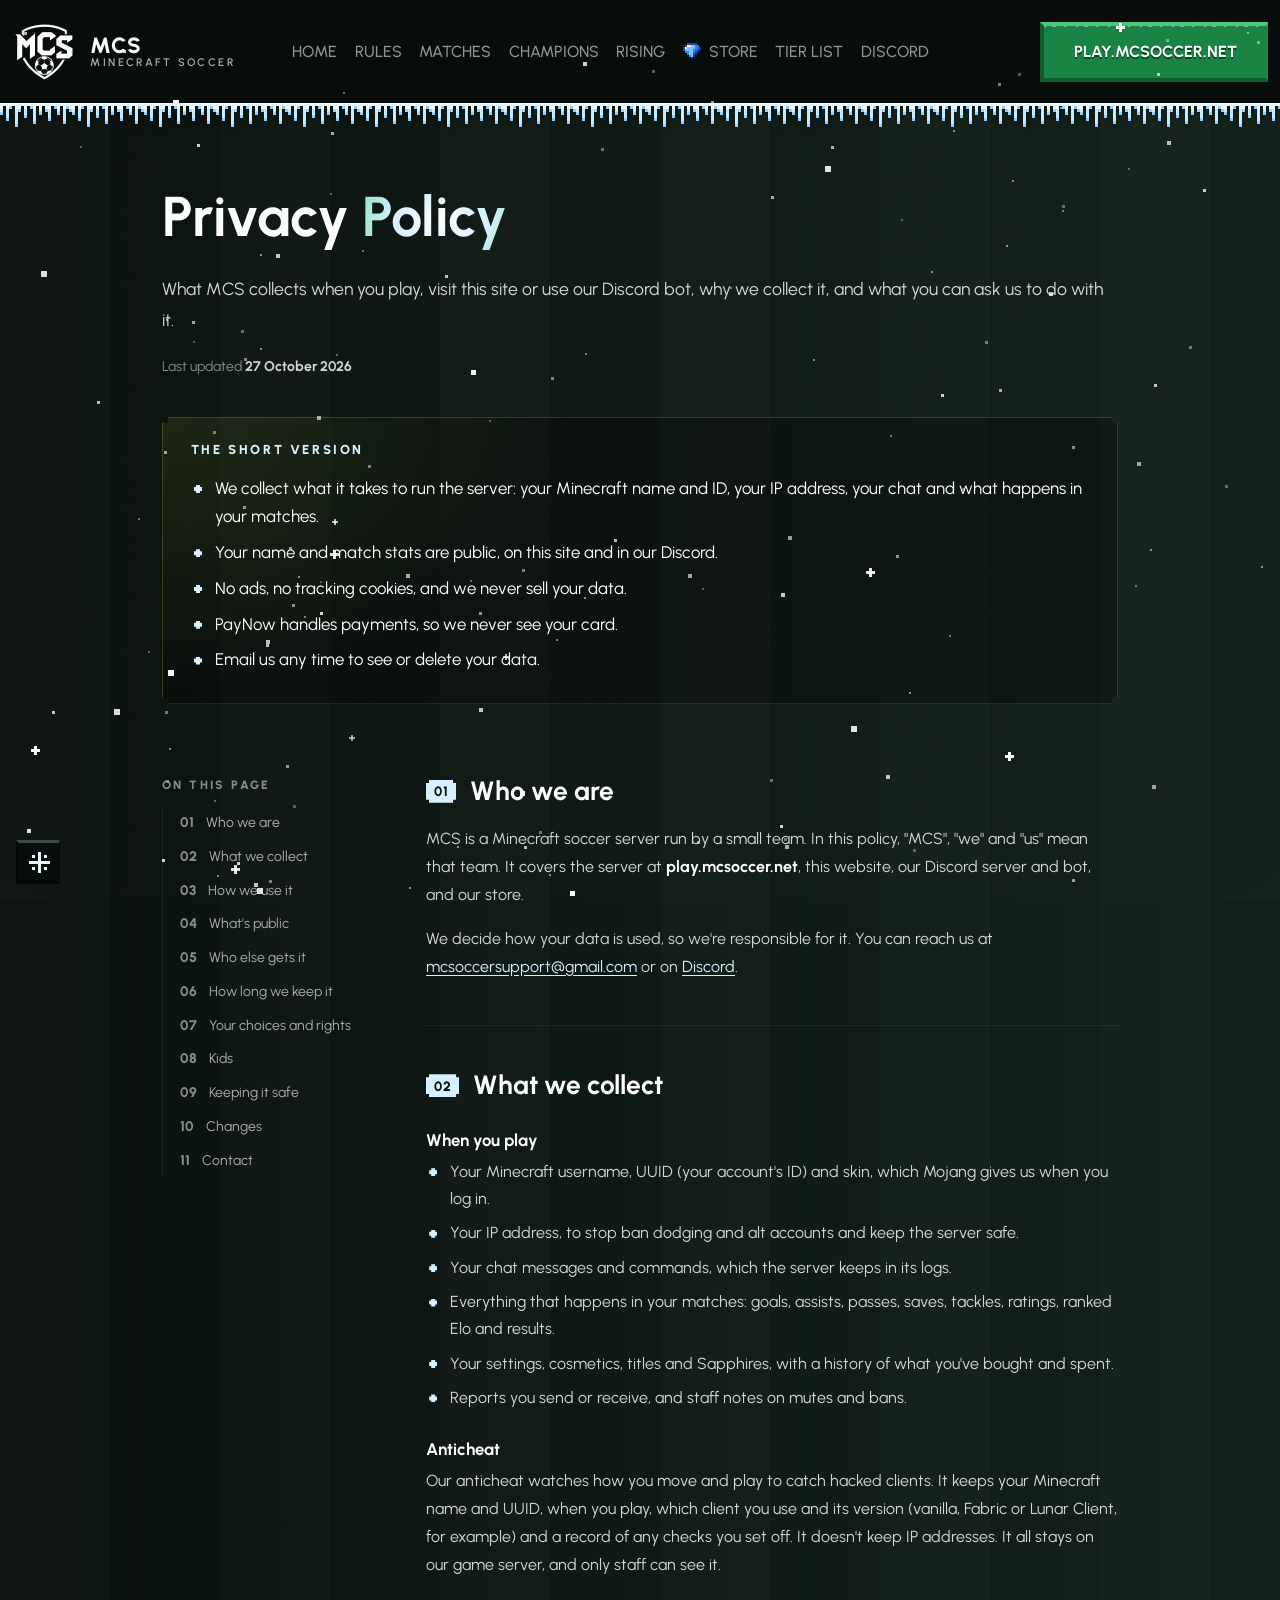
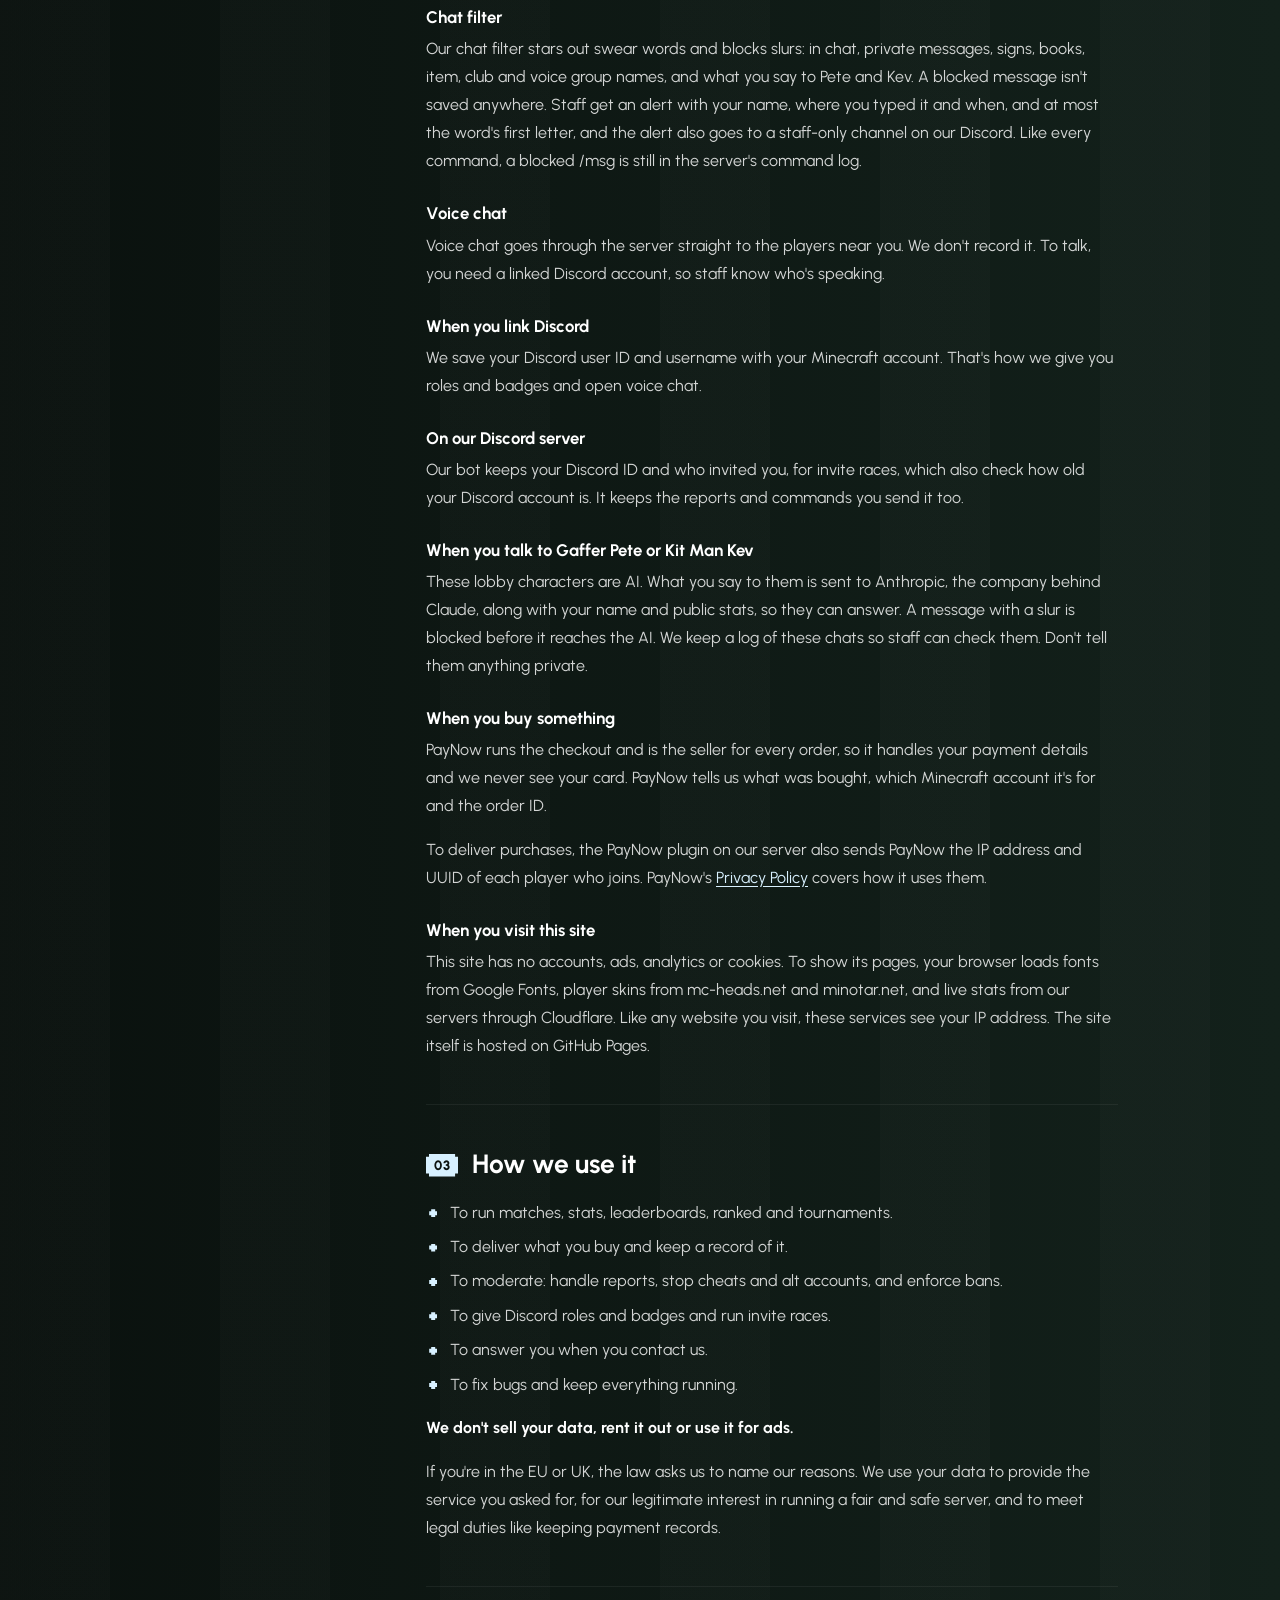
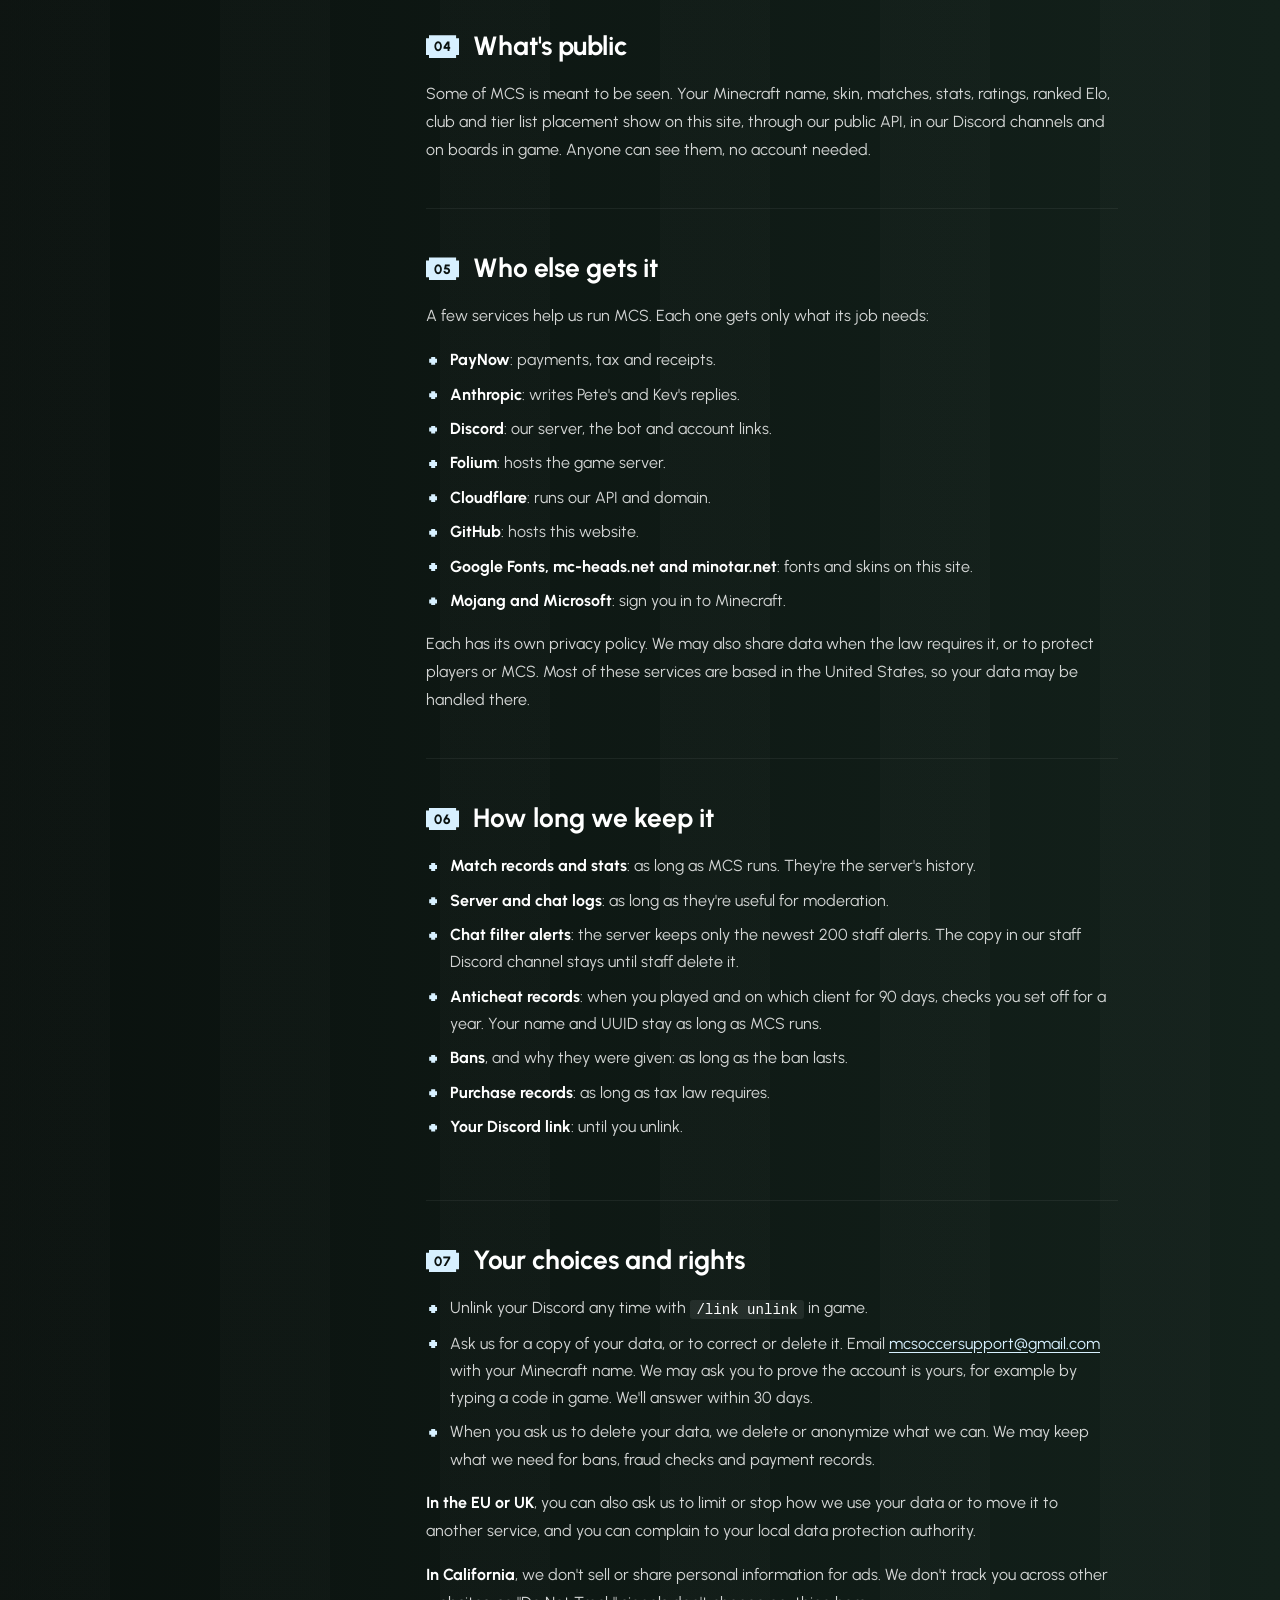
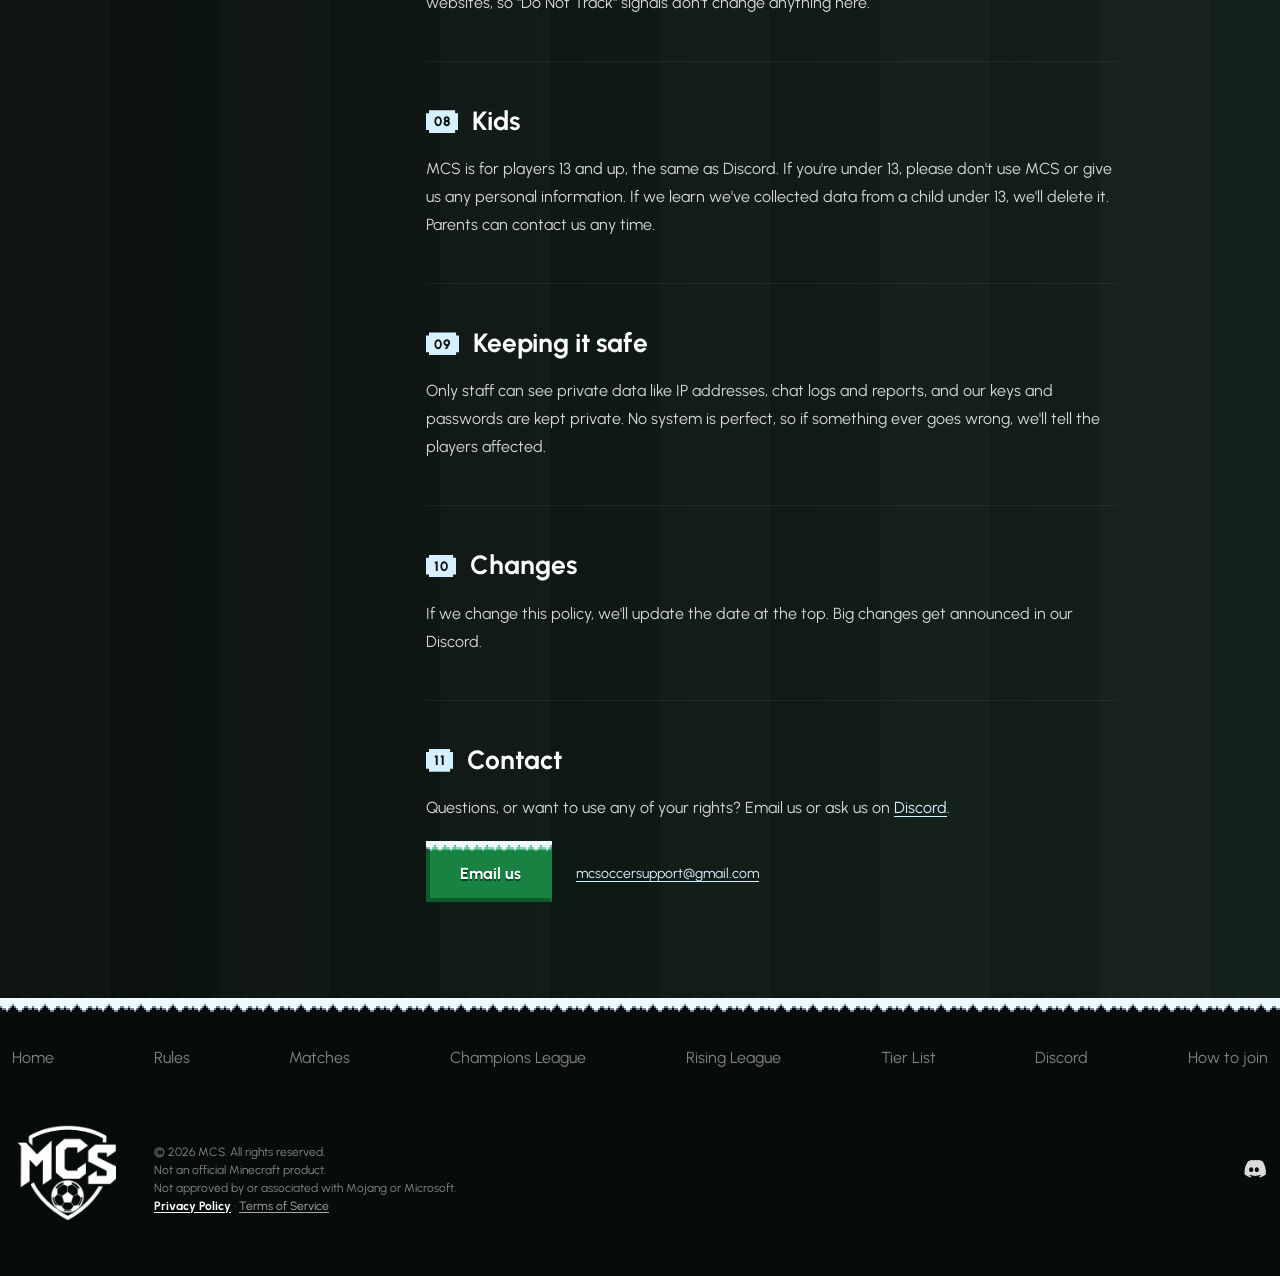
<file: privacy/index.html>
<!DOCTYPE html>
<html lang="en">
<head>
<meta charset="utf-8" />
<meta name="viewport" content="width=device-width, initial-scale=1" />
<title>Privacy Policy — MCS</title>
<meta name="description" content="What MCS, the Minecraft soccer server, collects when you play, visit the site or use the Discord bot, why, and how to see or delete it." />
<meta name="theme-color" content="#070c0a" />

<link rel="icon" href="../favicon.ico?v=e4392b99" sizes="32x32" />
<link rel="icon" type="image/svg+xml" href="../assets/img/icon.svg?v=5f522723" />
<link rel="apple-touch-icon" href="../assets/img/icon-180.png" />

<meta property="og:type" content="website" />
<meta property="og:site_name" content="MCS" />
<meta property="og:title" content="Privacy Policy — MCS" />
<meta property="og:description" content="What MCS collects, why, and what you can ask us to do with it." />
<meta property="og:url" content="https://mcsoccer.net/privacy/" />
<link rel="canonical" href="https://mcsoccer.net/privacy/" />
<meta property="og:image" content="https://mcsoccer.net/assets/img/og.png" />
<meta name="twitter:card" content="summary_large_image" />

<link rel="preconnect" href="https://fonts.googleapis.com">
<link rel="preconnect" href="https://fonts.gstatic.com" crossorigin>
<link href="https://fonts.googleapis.com/css2?family=Urbanist:wght@400..800&display=swap" rel="stylesheet">
<link rel="stylesheet" href="../assets/css/site.css?v=37250625" />
<script>
  document.documentElement.classList.add("reveal-on");
  setTimeout(function () {
    if (!window.__mcsRevealReady) document.documentElement.classList.remove("reveal-on");
  }, 3000);
</script>
</head>
<body>

<nav class="nav" aria-label="Main">
  <div class="container">
    <a class="nav-brand" href="../" aria-label="MCS home">
      <img src="../assets/img/logo.png" alt="" width="64" height="64" />
      <span class="nav-brand-text"><b>MCS</b><span>Minecraft Soccer</span></span>
    </a>

    <ul class="nav-links">
      <li><a href="../">Home</a></li>
      <li><a href="../rules/">Rules</a></li>
      <li><a href="../matches/">Matches</a></li>
      <li class="nav-league"><a href="../champions-league/">Champions<span class="nav-league-word"> League</span></a></li>
      <li class="nav-league nav-rl"><a href="../rising-league/">Rising<span class="nav-league-word"> League</span></a></li>
      <li class="nav-cup" data-cup-nav hidden><a href="../cup/">Cup</a></li>
      <li class="nav-store" data-store-nav hidden><a href="../store/"><svg class="nav-gem px" viewBox="0 0 9 8" aria-hidden="true"><path fill="#2a3ca6" d="M2 0h5v1H2zM1 1h1v1H1zM0 2h1v2H0zM8 2h1v1H8zM7 3h1v1H7zM6 4h1v1H6zM5 5h1v1H5z"/><path fill="#e2f6ff" d="M2 1h2v1H2zM1 2h1v1H1z"/><path fill="#72c6ff" d="M4 1h2v1H4zM2 2h4v1H2zM1 3h4v1H1zM3 4h2v2H3zM4 6h1v1H4z"/><path fill="#2f7ceb" d="M6 1h2v2H6zM5 3h2v1H5zM1 4h2v1H1zM5 4h1v1H5zM2 5h1v1H2zM3 6h1v1H3z"/><path fill="#1b2a8f" d="M8 3h1v1H8zM7 4h1v1H7zM6 5h1v1H6zM5 6h1v1H5zM4 7h1v1H4z"/></svg>Store</a></li>
      <li><a data-tierlist-link href="../tiers/">Tier List</a></li>
      <li><a data-discord-link href="../#discord">Discord</a></li>
    </ul>

    <div class="nav-cta">
      <button class="btn address-btn" type="button" data-copy-address>
        <span class="slot">
          <span class="slot-main" data-address>PLAY.MCSOCCER.NET</span>
          <span class="slot-alt" aria-hidden="true">Copied to clipboard!</span>
        </span>
        <span class="visually-hidden"> (copy server address)</span>
      </button>
    </div>

    <button class="nav-toggle" type="button" aria-label="Open menu" aria-controls="drawer" aria-expanded="false" data-drawer-open>
      <svg viewBox="0 0 30 22" fill="none" aria-hidden="true"><path d="M2 3h26M2 11h26M2 19h26"/></svg>
    </button>
  </div>
</nav>

<div class="scrim" data-scrim></div>
<aside class="drawer" id="drawer" aria-label="Menu" aria-hidden="true" inert>
  <div class="drawer-head">
    <img src="../assets/img/logo.png" alt="MCS" />
    <button class="drawer-close" type="button" aria-label="Close menu" data-drawer-close><svg class="px" viewBox="0 0 10 10" aria-hidden="true"><path d="M0 0h2v2H0zM8 0h2v2H8zM2 2h2v2H2zM6 2h2v2H6zM4 4h2v2H4zM2 6h2v2H2zM6 6h2v2H6zM0 8h2v2H0zM8 8h2v2H8z"/></svg></button>
  </div>
  <ul>
    <li><a href="../">Home</a></li>
    <li><a href="../rules/">Rules</a></li>
    <li><a href="../matches/">Matches</a></li>
    <li class="nav-league"><a href="../champions-league/">Champions<span class="nav-league-word"> League</span></a></li>
    <li class="nav-league nav-rl"><a href="../rising-league/">Rising<span class="nav-league-word"> League</span></a></li>
    <li class="nav-cup" data-cup-nav hidden><a href="../cup/">Cup</a></li>
    <li class="nav-store" data-store-nav hidden><a href="../store/"><svg class="nav-gem px" viewBox="0 0 9 8" aria-hidden="true"><path fill="#2a3ca6" d="M2 0h5v1H2zM1 1h1v1H1zM0 2h1v2H0zM8 2h1v1H8zM7 3h1v1H7zM6 4h1v1H6zM5 5h1v1H5z"/><path fill="#e2f6ff" d="M2 1h2v1H2zM1 2h1v1H1z"/><path fill="#72c6ff" d="M4 1h2v1H4zM2 2h4v1H2zM1 3h4v1H1zM3 4h2v2H3zM4 6h1v1H4z"/><path fill="#2f7ceb" d="M6 1h2v2H6zM5 3h2v1H5zM1 4h2v1H1zM5 4h1v1H5zM2 5h1v1H2zM3 6h1v1H3z"/><path fill="#1b2a8f" d="M8 3h1v1H8zM7 4h1v1H7zM6 5h1v1H6zM5 6h1v1H5zM4 7h1v1H4z"/></svg>Store</a></li>
    <li><a data-tierlist-link href="../tiers/">Tier List</a></li>
    <li><a data-discord-link href="../#discord">Discord</a></li>
  </ul>
  <button class="btn" type="button" data-open-connect>Join Now</button>
</aside>

<main class="page legal">
  <div class="container">

    <h1 class="page-title" data-reveal="up">Privacy <span class="grad">Policy</span></h1>
    <p class="page-intro" data-reveal="up" style="--delay:.15s">What MCS collects when you play, visit this site or use our Discord bot, why we collect it, and what you can ask us to do with it.</p>
    <p class="legal-meta" data-reveal="up" style="--delay:.22s">Last updated <b>27 October 2026</b></p>

    <section class="legal-short" aria-labelledby="short-title" data-reveal="up" style="--delay:.3s">
      <h2 id="short-title">The short version</h2>
      <ul>
        <li>We collect what it takes to run the server: your Minecraft name and ID, your IP address, your chat and what happens in your matches.</li>
        <li>Your name and match stats are public, on this site and in our Discord.</li>
        <li>No ads, no tracking cookies, and we never sell your data.</li>
        <li>PayNow handles payments, so we never see your card.</li>
        <li>Email us any time to see or delete your data.</li>
      </ul>
    </section>

    <div class="legal-grid">
      <nav class="legal-toc" aria-label="On this page">
        <p class="legal-toc-title">On this page</p>
        <ol>
          <li><a href="#who">Who we are</a></li>
          <li><a href="#collect">What we collect</a></li>
          <li><a href="#use">How we use it</a></li>
          <li><a href="#public">What's public</a></li>
          <li><a href="#share">Who else gets it</a></li>
          <li><a href="#keep">How long we keep it</a></li>
          <li><a href="#rights">Your choices and rights</a></li>
          <li><a href="#kids">Kids</a></li>
          <li><a href="#safe">Keeping it safe</a></li>
          <li><a href="#changes">Changes</a></li>
          <li><a href="#contact">Contact</a></li>
        </ol>
      </nav>

      <div class="legal-body">
        <section class="legal-sec" id="who" aria-labelledby="who-h">
          <h2 id="who-h">Who we are</h2>
          <p>MCS is a Minecraft soccer server run by a small team. In this policy, "MCS", "we" and "us" mean that team. It covers the server at <b>play.mcsoccer.net</b>, this website, our Discord server and bot, and our store.</p>
          <p>We decide how your data is used, so we're responsible for it. You can reach us at <a href="mailto:mcsoccersupport@gmail.com">mcsoccersupport@gmail.com</a> or on <a data-discord-link href="../#discord">Discord</a>.</p>
        </section>

        <section class="legal-sec" id="collect" aria-labelledby="collect-h">
          <h2 id="collect-h">What we collect</h2>
          <h3>When you play</h3>
          <ul>
            <li>Your Minecraft username, UUID (your account's ID) and skin, which Mojang gives us when you log in.</li>
            <li>Your IP address, to stop ban dodging and alt accounts and keep the server safe.</li>
            <li>Your chat messages and commands, which the server keeps in its logs.</li>
            <li>Everything that happens in your matches: goals, assists, passes, saves, tackles, ratings, ranked Elo and results.</li>
            <li>Your settings, cosmetics, titles and Sapphires, with a history of what you've bought and spent.</li>
            <li>Reports you send or receive, and staff notes on mutes and bans.</li>
          </ul>
          <h3>Anticheat</h3>
          <p>Our anticheat watches how you move and play to catch hacked clients. It keeps your Minecraft name and UUID, when you play, which client you use and its version (vanilla, Fabric or Lunar Client, for example) and a record of any checks you set off. It doesn't keep IP addresses. It all stays on our game server, and only staff can see it.</p>
          <h3>Chat filter</h3>
          <p>Our chat filter stars out swear words and blocks slurs: in chat, private messages, signs, books, item, club and voice group names, and what you say to Pete and Kev. A blocked message isn't saved anywhere. Staff get an alert with your name, where you typed it and when, and at most the word's first letter, and the alert also goes to a staff-only channel on our Discord. Like every command, a blocked /msg is still in the server's command log.</p>
          <h3>Voice chat</h3>
          <p>Voice chat goes through the server straight to the players near you. We don't record it. To talk, you need a linked Discord account, so staff know who's speaking.</p>
          <h3>When you link Discord</h3>
          <p>We save your Discord user ID and username with your Minecraft account. That's how we give you roles and badges and open voice chat.</p>
          <h3>On our Discord server</h3>
          <p>Our bot keeps your Discord ID and who invited you, for invite races, which also check how old your Discord account is. It keeps the reports and commands you send it too.</p>
          <h3>When you talk to Gaffer Pete or Kit Man Kev</h3>
          <p>These lobby characters are AI. What you say to them is sent to Anthropic, the company behind Claude, along with your name and public stats, so they can answer. A message with a slur is blocked before it reaches the AI. We keep a log of these chats so staff can check them. Don't tell them anything private.</p>
          <h3>When you buy something</h3>
          <p>PayNow runs the checkout and is the seller for every order, so it handles your payment details and we never see your card. PayNow tells us what was bought, which Minecraft account it's for and the order ID.</p>
          <p>To deliver purchases, the PayNow plugin on our server also sends PayNow the IP address and UUID of each player who joins. PayNow's <a href="https://paynow.gg/legal/privacy-policy" target="_blank" rel="noopener">Privacy Policy</a> covers how it uses them.</p>
          <h3>When you visit this site</h3>
          <p>This site has no accounts, ads, analytics or cookies. To show its pages, your browser loads fonts from Google Fonts, player skins from mc-heads.net and minotar.net, and live stats from our servers through Cloudflare. Like any website you visit, these services see your IP address. The site itself is hosted on GitHub Pages.</p>
        </section>

        <section class="legal-sec" id="use" aria-labelledby="use-h">
          <h2 id="use-h">How we use it</h2>
          <ul>
            <li>To run matches, stats, leaderboards, ranked and tournaments.</li>
            <li>To deliver what you buy and keep a record of it.</li>
            <li>To moderate: handle reports, stop cheats and alt accounts, and enforce bans.</li>
            <li>To give Discord roles and badges and run invite races.</li>
            <li>To answer you when you contact us.</li>
            <li>To fix bugs and keep everything running.</li>
          </ul>
          <p><b>We don't sell your data, rent it out or use it for ads.</b></p>
          <p>If you're in the EU or UK, the law asks us to name our reasons. We use your data to provide the service you asked for, for our legitimate interest in running a fair and safe server, and to meet legal duties like keeping payment records.</p>
        </section>

        <section class="legal-sec" id="public" aria-labelledby="public-h">
          <h2 id="public-h">What's public</h2>
          <p>Some of MCS is meant to be seen. Your Minecraft name, skin, matches, stats, ratings, ranked Elo, club and tier list placement show on this site, through our public API, in our Discord channels and on boards in game. Anyone can see them, no account needed.</p>
        </section>

        <section class="legal-sec" id="share" aria-labelledby="share-h">
          <h2 id="share-h">Who else gets it</h2>
          <p>A few services help us run MCS. Each one gets only what its job needs:</p>
          <ul>
            <li><b>PayNow</b>: payments, tax and receipts.</li>
            <li><b>Anthropic</b>: writes Pete's and Kev's replies.</li>
            <li><b>Discord</b>: our server, the bot and account links.</li>
            <li><b>Folium</b>: hosts the game server.</li>
            <li><b>Cloudflare</b>: runs our API and domain.</li>
            <li><b>GitHub</b>: hosts this website.</li>
            <li><b>Google Fonts, mc-heads.net and minotar.net</b>: fonts and skins on this site.</li>
            <li><b>Mojang and Microsoft</b>: sign you in to Minecraft.</li>
          </ul>
          <p>Each has its own privacy policy. We may also share data when the law requires it, or to protect players or MCS. Most of these services are based in the United States, so your data may be handled there.</p>
        </section>

        <section class="legal-sec" id="keep" aria-labelledby="keep-h">
          <h2 id="keep-h">How long we keep it</h2>
          <ul>
            <li><b>Match records and stats</b>: as long as MCS runs. They're the server's history.</li>
            <li><b>Server and chat logs</b>: as long as they're useful for moderation.</li>
            <li><b>Chat filter alerts</b>: the server keeps only the newest 200 staff alerts. The copy in our staff Discord channel stays until staff delete it.</li>
            <li><b>Anticheat records</b>: when you played and on which client for 90 days, checks you set off for a year. Your name and UUID stay as long as MCS runs.</li>
            <li><b>Bans</b>, and why they were given: as long as the ban lasts.</li>
            <li><b>Purchase records</b>: as long as tax law requires.</li>
            <li><b>Your Discord link</b>: until you unlink.</li>
          </ul>
        </section>

        <section class="legal-sec" id="rights" aria-labelledby="rights-h">
          <h2 id="rights-h">Your choices and rights</h2>
          <ul>
            <li>Unlink your Discord any time with <code>/link unlink</code> in game.</li>
            <li>Ask us for a copy of your data, or to correct or delete it. Email <a href="mailto:mcsoccersupport@gmail.com">mcsoccersupport@gmail.com</a> with your Minecraft name. We may ask you to prove the account is yours, for example by typing a code in game. We'll answer within 30 days.</li>
            <li>When you ask us to delete your data, we delete or anonymize what we can. We may keep what we need for bans, fraud checks and payment records.</li>
          </ul>
          <p><b>In the EU or UK</b>, you can also ask us to limit or stop how we use your data or to move it to another service, and you can complain to your local data protection authority.</p>
          <p><b>In California</b>, we don't sell or share personal information for ads. We don't track you across other websites, so "Do Not Track" signals don't change anything here.</p>
        </section>

        <section class="legal-sec" id="kids" aria-labelledby="kids-h">
          <h2 id="kids-h">Kids</h2>
          <p>MCS is for players 13 and up, the same as Discord. If you're under 13, please don't use MCS or give us any personal information. If we learn we've collected data from a child under 13, we'll delete it. Parents can contact us any time.</p>
        </section>

        <section class="legal-sec" id="safe" aria-labelledby="safe-h">
          <h2 id="safe-h">Keeping it safe</h2>
          <p>Only staff can see private data like IP addresses, chat logs and reports, and our keys and passwords are kept private. No system is perfect, so if something ever goes wrong, we'll tell the players affected.</p>
        </section>

        <section class="legal-sec" id="changes" aria-labelledby="changes-h">
          <h2 id="changes-h">Changes</h2>
          <p>If we change this policy, we'll update the date at the top. Big changes get announced in our Discord.</p>
        </section>

        <section class="legal-sec" id="contact" aria-labelledby="contact-h">
          <h2 id="contact-h">Contact</h2>
          <p>Questions, or want to use any of your rights? Email us or ask us on <a data-discord-link href="../#discord">Discord</a>.</p>
          <div class="legal-contact">
            <a class="btn" href="mailto:mcsoccersupport@gmail.com">Email us</a>
            <span><a href="mailto:mcsoccersupport@gmail.com">mcsoccersupport@gmail.com</a></span>
          </div>
        </section>
      </div>
    </div>

  </div>
</main>

<footer class="footer">
  <div class="container">
    <ul class="footer-links">
      <li><a href="../">Home</a></li>
      <li><a href="../rules/">Rules</a></li>
      <li><a href="../matches/">Matches</a></li>
      <li><a href="../champions-league/">Champions League</a></li>
      <li><a href="../rising-league/">Rising League</a></li>
      <li><a data-tierlist-link href="../tiers/">Tier List</a></li>
      <li><a data-discord-link href="../#discord">Discord</a></li>
      <li><a href="#" data-open-connect>How to join</a></li>
    </ul>

    <div class="footer-row">
      <div class="footer-brand">
        <img src="../assets/img/logo.png" alt="MCS" loading="lazy" />
        <p class="footer-legal">
          &copy; <span data-year>2026</span> MCS. All rights reserved.<br>
          Not an official Minecraft product.<br>
          Not approved by or associated with Mojang or Microsoft.<br>
          <span class="footer-policy"><a href="../privacy/" aria-current="page">Privacy Policy</a> &middot; <a href="../terms/">Terms of Service</a></span>
        </p>
      </div>
      <ul class="footer-social">
        <li><a data-discord-link href="../#discord" aria-label="Discord"><svg viewBox="0 0 24 24" aria-hidden="true"><path d="M19.3 5.3A16.6 16.6 0 0 0 15.2 4l-.2.4a15.5 15.5 0 0 1 3.6 1.2 12.6 12.6 0 0 0-10.9 0A15.5 15.5 0 0 1 11.2 4.4L11 4a16.6 16.6 0 0 0-4.1 1.3C4.3 9.2 3.6 13 4 16.7a16.7 16.7 0 0 0 5 2.6l.7-1.2a10.8 10.8 0 0 1-1.7-.8l.4-.3a11.9 11.9 0 0 0 9.3 0l.4.3a10.8 10.8 0 0 1-1.7.8l.7 1.2a16.7 16.7 0 0 0 5-2.6c.5-4.3-.6-8.1-2.8-11.4ZM9.6 14.6c-1 0-1.8-.9-1.8-2s.8-2 1.8-2 1.8.9 1.8 2-.8 2-1.8 2Zm4.8 0c-1 0-1.8-.9-1.8-2s.8-2 1.8-2 1.8.9 1.8 2-.8 2-1.8 2Z"/></svg></a></li>
      </ul>
    </div>
  </div>
</footer>

<div class="modal" id="connect" role="dialog" aria-modal="true" aria-labelledby="connect-title" aria-hidden="true" inert>
  <div class="modal-box">
    <button class="modal-close" type="button" aria-label="Close" data-close-connect><svg class="px" viewBox="0 0 10 10" aria-hidden="true"><path d="M0 0h2v2H0zM8 0h2v2H8zM2 2h2v2H2zM6 2h2v2H6zM4 4h2v2H4zM2 6h2v2H2zM6 6h2v2H6zM0 8h2v2H0zM8 8h2v2H8z"/></svg></button>
    <div class="modal-head">
      <img src="../assets/img/logo.png" alt="" />
      <div>
        <h2 id="connect-title">Connect to the <span class="grad">server</span></h2>
      </div>
    </div>
    <ol class="steps">
      <li>Open <b>Minecraft: Java Edition</b> 1.21.4 or newer and go to <b>Multiplayer</b>.</li>
      <li>Click <b>Add Server</b> and enter
        <button class="chip" type="button" data-copy-address>
          <span data-address>play.mcsoccer.net</span>
          <svg class="px" viewBox="0 0 16 16" aria-hidden="true"><path d="M5 1h10v10h-2V3H5z"/><path fill-rule="evenodd" d="M1 5h10v10H1zM3 7v6h6V7z"/></svg><span class="visually-hidden"> (copy)</span>
        </button>
      </li>
      <li>Join, and <b>accept the resource pack</b>. It carries the kits, crests and goals, so the server needs it.</li>
      <li>Walk into a pitch's <b>ready zone</b> and the match starts itself.</li>
    </ol>
    <p class="modal-note">Click the address to copy it.</p>
    <p class="visually-hidden" role="status" data-status></p>
    <button class="btn" type="button" data-close-connect>
      Got it
      <svg class="arrow" viewBox="0 0 10 17" aria-hidden="true"><path d="M0 0h2v2h2v2h2v2h2v2h2v1h-2v2H6v2H4v2H2v2H0z"/></svg>
    </button>
  </div>
</div>

<script src="../site.config.js?v=acda6977"></script>
<script src="../assets/js/site.js?v=279d97a1"></script>
</body>
</html>
</file>
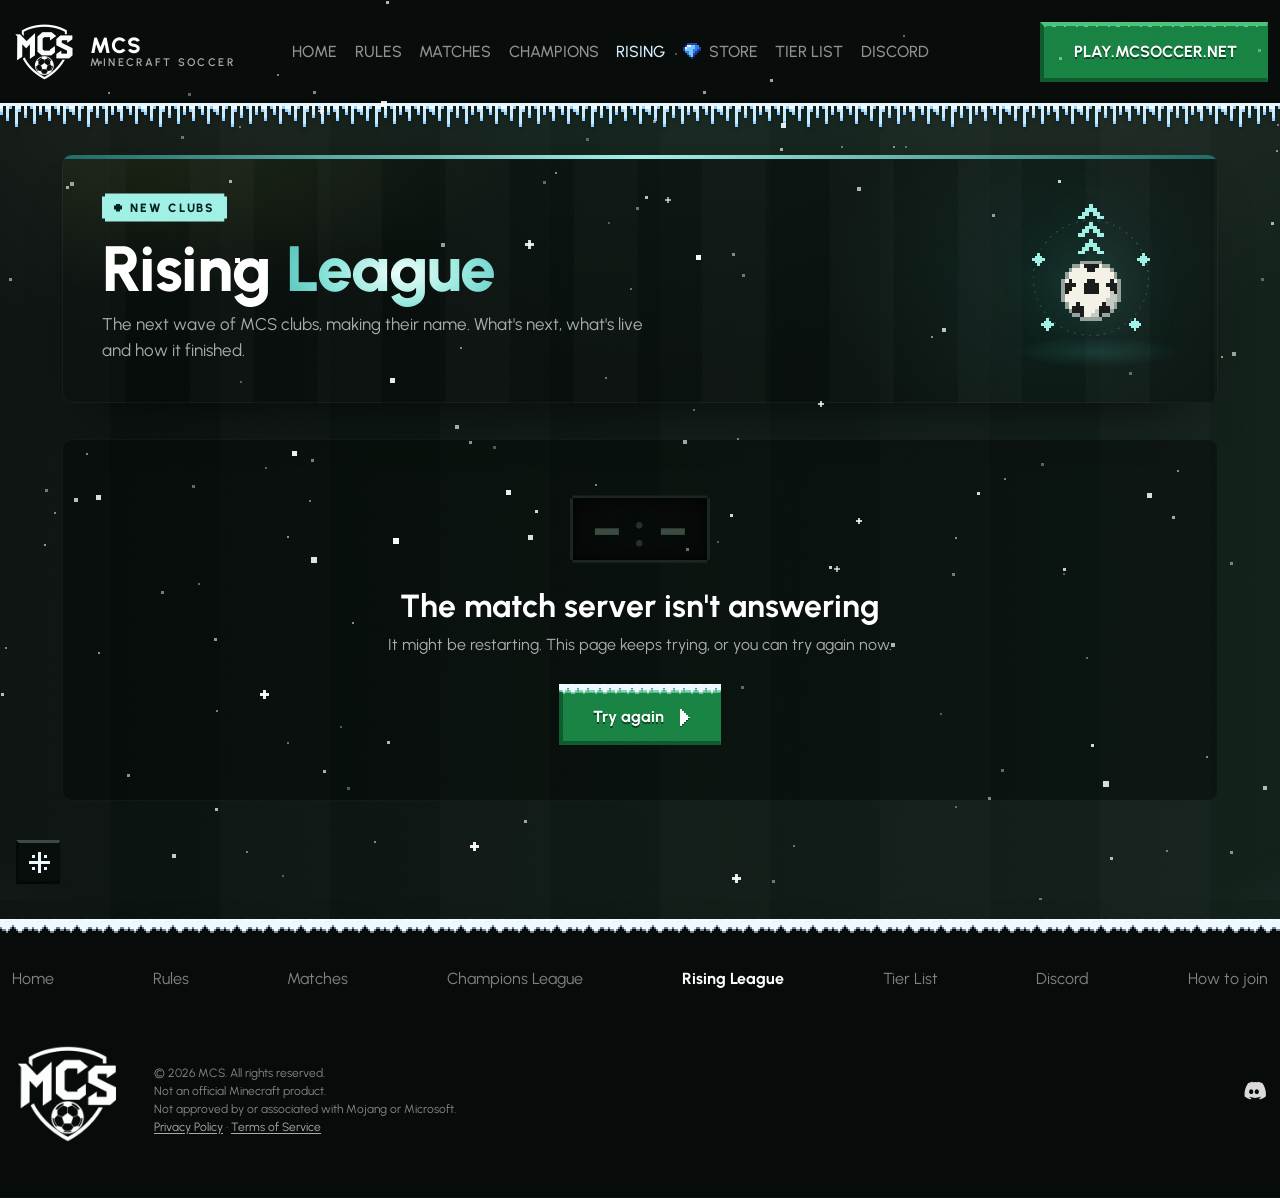
<file: rising-league/index.html>
<!DOCTYPE html>
<html lang="en">
<head>
<meta charset="utf-8" />
<meta name="viewport" content="width=device-width, initial-scale=1" />
<title>Rising League — MCS</title>
<meta name="description" content="The MCS Rising League: the second club league on the Minecraft soccer server. Kickoff times in your own time zone, the table, live scores and results." />
<meta name="theme-color" content="#070c0a" />

<link rel="icon" href="../favicon.ico?v=e4392b99" sizes="32x32" />
<link rel="icon" type="image/svg+xml" href="../assets/img/icon.svg?v=5f522723" />
<link rel="apple-touch-icon" href="../assets/img/icon-180.png" />

<meta property="og:type" content="website" />
<meta property="og:site_name" content="MCS" />
<meta property="og:title" content="Rising League — MCS" />
<meta property="og:description" content="The Rising League on MCS: what's next, what's live and how they finished." />
<meta property="og:url" content="https://mcsoccer.net/rising-league/" />
<link rel="canonical" href="https://mcsoccer.net/rising-league/" />
<meta property="og:image" content="https://mcsoccer.net/assets/img/og.png" />
<meta name="twitter:card" content="summary_large_image" />

<script type="application/ld+json">
{"@context":"https://schema.org","@type":"WebPage","name":"Rising League","url":"https://mcsoccer.net/rising-league/",
 "description":"The MCS Rising League: club games, the league table, live scores and results.",
 "isPartOf":{"@type":"WebSite","name":"MCS","url":"https://mcsoccer.net/"},
 "about":{"@type":"SportsOrganization","name":"MCS Rising League","sport":"Soccer","url":"https://mcsoccer.net/rising-league/",
  "parentOrganization":{"@type":"Organization","name":"MCS","url":"https://mcsoccer.net/"}}}
</script>
<link rel="preconnect" href="https://fonts.googleapis.com">
<link rel="preconnect" href="https://fonts.gstatic.com" crossorigin>
<link href="https://fonts.googleapis.com/css2?family=Urbanist:wght@400..800&display=swap" rel="stylesheet">
<link rel="stylesheet" href="../assets/css/site.css?v=37250625" />
<link rel="stylesheet" href="../assets/css/matches.css?v=ec4630ce" />
<script>
  document.documentElement.classList.add("reveal-on");
  setTimeout(function () {
    if (!window.__mcsRevealReady) document.documentElement.classList.remove("reveal-on");
  }, 3000);
</script>
</head>
<body>

<nav class="nav" aria-label="Main">
  <div class="container">
    <a class="nav-brand" href="../" aria-label="MCS home">
      <img src="../assets/img/logo.png" alt="" width="64" height="64" />
      <span class="nav-brand-text"><b>MCS</b><span>Minecraft Soccer</span></span>
    </a>

    <ul class="nav-links">
      <li><a href="../">Home</a></li>
      <li><a href="../rules/">Rules</a></li>
      <li><a href="../matches/">Matches</a></li>
      <li class="nav-league"><a href="../champions-league/">Champions<span class="nav-league-word"> League</span></a></li>
      <li class="nav-league nav-rl"><a href="./" aria-current="page">Rising<span class="nav-league-word"> League</span></a></li>
      <li class="nav-cup" data-cup-nav hidden><a href="../cup/">Cup</a></li>
      <li class="nav-store" data-store-nav hidden><a href="../store/"><svg class="nav-gem px" viewBox="0 0 9 8" aria-hidden="true"><path fill="#2a3ca6" d="M2 0h5v1H2zM1 1h1v1H1zM0 2h1v2H0zM8 2h1v1H8zM7 3h1v1H7zM6 4h1v1H6zM5 5h1v1H5z"/><path fill="#e2f6ff" d="M2 1h2v1H2zM1 2h1v1H1z"/><path fill="#72c6ff" d="M4 1h2v1H4zM2 2h4v1H2zM1 3h4v1H1zM3 4h2v2H3zM4 6h1v1H4z"/><path fill="#2f7ceb" d="M6 1h2v2H6zM5 3h2v1H5zM1 4h2v1H1zM5 4h1v1H5zM2 5h1v1H2zM3 6h1v1H3z"/><path fill="#1b2a8f" d="M8 3h1v1H8zM7 4h1v1H7zM6 5h1v1H6zM5 6h1v1H5zM4 7h1v1H4z"/></svg>Store</a></li>
      <li><a data-tierlist-link href="../tiers/">Tier List</a></li>
      <li><a data-discord-link href="../#discord">Discord</a></li>
    </ul>

    <div class="nav-cta">
      <button class="btn address-btn" type="button" data-copy-address>
        <span class="slot">
          <span class="slot-main" data-address>PLAY.MCSOCCER.NET</span>
          <span class="slot-alt" aria-hidden="true">Copied to clipboard!</span>
        </span>
        <span class="visually-hidden"> (copy server address)</span>
      </button>
    </div>

    <button class="nav-toggle" type="button" aria-label="Open menu" aria-controls="drawer" aria-expanded="false" data-drawer-open>
      <svg viewBox="0 0 30 22" fill="none" aria-hidden="true"><path d="M2 3h26M2 11h26M2 19h26"/></svg>
    </button>
  </div>
</nav>

<div class="scrim" data-scrim></div>
<aside class="drawer" id="drawer" aria-label="Menu" aria-hidden="true" inert>
  <div class="drawer-head">
    <img src="../assets/img/logo.png" alt="MCS" />
    <button class="drawer-close" type="button" aria-label="Close menu" data-drawer-close><svg class="px" viewBox="0 0 10 10" aria-hidden="true"><path d="M0 0h2v2H0zM8 0h2v2H8zM2 2h2v2H2zM6 2h2v2H6zM4 4h2v2H4zM2 6h2v2H2zM6 6h2v2H6zM0 8h2v2H0zM8 8h2v2H8z"/></svg></button>
  </div>
  <ul>
    <li><a href="../">Home</a></li>
    <li><a href="../rules/">Rules</a></li>
    <li><a href="../matches/">Matches</a></li>
    <li class="nav-league"><a href="../champions-league/">Champions<span class="nav-league-word"> League</span></a></li>
    <li class="nav-league nav-rl"><a href="./" aria-current="page">Rising<span class="nav-league-word"> League</span></a></li>
    <li class="nav-cup" data-cup-nav hidden><a href="../cup/">Cup</a></li>
    <li class="nav-store" data-store-nav hidden><a href="../store/"><svg class="nav-gem px" viewBox="0 0 9 8" aria-hidden="true"><path fill="#2a3ca6" d="M2 0h5v1H2zM1 1h1v1H1zM0 2h1v2H0zM8 2h1v1H8zM7 3h1v1H7zM6 4h1v1H6zM5 5h1v1H5z"/><path fill="#e2f6ff" d="M2 1h2v1H2zM1 2h1v1H1z"/><path fill="#72c6ff" d="M4 1h2v1H4zM2 2h4v1H2zM1 3h4v1H1zM3 4h2v2H3zM4 6h1v1H4z"/><path fill="#2f7ceb" d="M6 1h2v2H6zM5 3h2v1H5zM1 4h2v1H1zM5 4h1v1H5zM2 5h1v1H2zM3 6h1v1H3z"/><path fill="#1b2a8f" d="M8 3h1v1H8zM7 4h1v1H7zM6 5h1v1H6zM5 6h1v1H5zM4 7h1v1H4z"/></svg>Store</a></li>
    <li><a data-tierlist-link href="../tiers/">Tier List</a></li>
    <li><a data-discord-link href="../#discord">Discord</a></li>
  </ul>
  <button class="btn" type="button" data-open-connect>Join Now</button>
</aside>

<main class="page mh mh-league lg-rl" data-mh data-mh-league="Rising League">
  <div class="mh-glow" aria-hidden="true"></div>
  <div class="container">

    <!-- matches.js draws the Rising League below (data-mh-league: no tabs, search,
         counters or live strip; match reports and players open in match history) -->
    <header class="mh-head lg-head" data-mh-head>
      <div class="lg-card">
        <div class="lg-text">
          <p class="lg-kicker"><i aria-hidden="true"></i>New clubs</p>
          <h1 class="lg-title">Rising <span class="grad">League</span></h1>
          <p class="lg-sub">The next wave of MCS clubs, making their name. What's next, what's live and how it finished.</p>
        </div>
        <div class="lg-art"><svg class="lg-emblem px" viewBox="0 0 120 120" aria-hidden="true"><circle class="lg-orbit" cx="60" cy="60" r="46"/><path class="lg-chev" style="--d:2" transform="translate(49.5 1) scale(3)" d="M3 0h1v1H3zM2 1h3v1H2zM1 2h2v1H1zM4 2h2v1H4zM0 3h2v1H0zM5 3h2v1H5z"/><path class="lg-chev" style="--d:1" transform="translate(49.5 15) scale(3)" d="M3 0h1v1H3zM2 1h3v1H2zM1 2h2v1H1zM4 2h2v1H4zM0 3h2v1H0zM5 3h2v1H5z"/><path class="lg-chev" style="--d:0" transform="translate(49.5 29) scale(3)" d="M3 0h1v1H3zM2 1h3v1H2zM1 2h2v1H1zM4 2h2v1H4zM0 3h2v1H0zM5 3h2v1H5z"/><path class="lg-star" style="--d:1" transform="translate(97 40) scale(2)" d="M2 0h1v1h1v1h1v1H4v1H3v1H2V4H1V3H0V2h1V1h1z"/><path class="lg-star" style="--d:3" transform="translate(13 40) scale(2)" d="M2 0h1v1h1v1h1v1H4v1H3v1H2V4H1V3H0V2h1V1h1z"/><path class="lg-star" style="--d:5" transform="translate(90 92) scale(2)" d="M2 0h1v1h1v1h1v1H4v1H3v1H2V4H1V3H0V2h1V1h1z"/><path class="lg-star" style="--d:7" transform="translate(20 92) scale(2)" d="M2 0h1v1h1v1h1v1H4v1H3v1H2V4H1V3H0V2h1V1h1z"/><g class="lg-ball" transform="translate(36 46) scale(3)"><path class="lg-ball-o" d="M5 0h6v1h-6zM3 1h2v1h-2zM11 1h2v1h-2zM2 2h1v1h-1zM13 2h1v1h-1zM1 3h1v1h-1zM14 3h1v1h-1zM1 4h1v1h-1zM14 4h1v1h-1zM0 5h1v1h-1zM15 5h1v1h-1zM0 6h1v1h-1zM15 6h1v1h-1zM0 7h1v1h-1zM15 7h1v1h-1zM0 8h1v1h-1zM15 8h1v1h-1zM0 9h1v1h-1zM15 9h1v1h-1zM0 10h1v1h-1zM15 10h1v1h-1zM1 11h1v1h-1zM14 11h1v1h-1zM1 12h1v1h-1zM14 12h1v1h-1zM2 13h1v1h-1zM13 13h1v1h-1zM3 14h2v1h-2zM11 14h2v1h-2zM5 15h6v1h-6z"/><path class="lg-ball-w" d="M5 1h1v1h-1zM10 1h1v1h-1zM3 2h4v1h-4zM9 2h4v1h-4zM2 3h12v1h-12zM2 4h12v1h-12zM1 5h1v1h-1zM3 5h4v1h-4zM9 5h4v1h-4zM14 5h1v1h-1zM4 6h2v1h-2zM10 6h2v1h-2zM3 7h3v1h-3zM10 7h3v1h-3zM2 8h4v1h-4zM10 8h3v1h-3zM1 9h12v1h-12zM1 10h11v1h-11zM2 11h2v1h-2zM5 11h6v1h-6zM2 12h1v1h-1zM6 12h4v1h-4zM6 13h3v1h-3zM6 14h2v1h-2z"/><path class="lg-ball-s" d="M13 8h1v1h-1zM13 9h2v1h-2zM12 10h3v1h-3zM12 11h2v1h-2zM13 12h1v1h-1zM9 13h1v1h-1zM8 14h2v1h-2z"/><path class="lg-ball-k" d="M6 1h4v1h-4zM7 2h2v1h-2zM2 5h1v1h-1zM7 5h2v1h-2zM13 5h1v1h-1zM1 6h3v1h-3zM6 6h4v1h-4zM12 6h3v1h-3zM1 7h2v1h-2zM6 7h4v1h-4zM13 7h2v1h-2zM1 8h1v1h-1zM6 8h4v1h-4zM14 8h1v1h-1zM4 11h1v1h-1zM11 11h1v1h-1zM3 12h3v1h-3zM10 12h3v1h-3zM3 13h3v1h-3zM10 13h3v1h-3zM5 14h1v1h-1zM10 14h1v1h-1z"/></g></svg></div>
      </div>
    </header>

    <section class="mh-live" data-mh-live hidden aria-labelledby="mh-live-title">
      <h2 class="mh-live-title" id="mh-live-title"><span class="mh-live-dot" aria-hidden="true"></span>Live now</h2>
      <ul class="mh-live-list" data-mh-live-list></ul>
    </section>

    <div class="mh-bar" data-mh-bar>
      <nav class="mh-tabs" data-mh-tabs aria-label="Match history" hidden></nav>
      <div class="mh-bar-search">
        <div class="mh-search" data-mh-search hidden></div>
      </div>
    </div>

    <p class="mh-stale" data-mh-stale hidden>
      The game server isn't answering right now, so these are saved results
      and the newest matches may be missing.
    </p>

    <div class="mh-view" data-mh-view>
      <noscript>
        <div class="mh-note">
          <h2>The Rising League page needs JavaScript</h2>
          <p>Turn it on for this site to see fixtures, live scores and results.</p>
        </div>
      </noscript>
    </div>

    <ul class="mh-counters" data-mh-counters hidden></ul>

  </div>
</main>

<footer class="footer">
  <div class="container">
    <ul class="footer-links">
      <li><a href="../">Home</a></li>
      <li><a href="../rules/">Rules</a></li>
      <li><a href="../matches/">Matches</a></li>
      <li><a href="../champions-league/">Champions League</a></li>
      <li><a href="./" aria-current="page">Rising League</a></li>
      <li><a data-tierlist-link href="../tiers/">Tier List</a></li>
      <li><a data-discord-link href="../#discord">Discord</a></li>
      <li><a href="#" data-open-connect>How to join</a></li>
    </ul>

    <div class="footer-row">
      <div class="footer-brand">
        <img src="../assets/img/logo.png" alt="MCS" loading="lazy" />
        <p class="footer-legal">
          &copy; <span data-year>2026</span> MCS. All rights reserved.<br>
          Not an official Minecraft product.<br>
          Not approved by or associated with Mojang or Microsoft.<br>
          <span class="footer-policy"><a href="../privacy/">Privacy Policy</a> &middot; <a href="../terms/">Terms of Service</a></span>
        </p>
      </div>
      <ul class="footer-social">
        <li><a data-discord-link href="../#discord" aria-label="Discord"><svg viewBox="0 0 24 24" aria-hidden="true"><path d="M19.3 5.3A16.6 16.6 0 0 0 15.2 4l-.2.4a15.5 15.5 0 0 1 3.6 1.2 12.6 12.6 0 0 0-10.9 0A15.5 15.5 0 0 1 11.2 4.4L11 4a16.6 16.6 0 0 0-4.1 1.3C4.3 9.2 3.6 13 4 16.7a16.7 16.7 0 0 0 5 2.6l.7-1.2a10.8 10.8 0 0 1-1.7-.8l.4-.3a11.9 11.9 0 0 0 9.3 0l.4.3a10.8 10.8 0 0 1-1.7.8l.7 1.2a16.7 16.7 0 0 0 5-2.6c.5-4.3-.6-8.1-2.8-11.4ZM9.6 14.6c-1 0-1.8-.9-1.8-2s.8-2 1.8-2 1.8.9 1.8 2-.8 2-1.8 2Zm4.8 0c-1 0-1.8-.9-1.8-2s.8-2 1.8-2 1.8.9 1.8 2-.8 2-1.8 2Z"/></svg></a></li>
      </ul>
    </div>
  </div>
</footer>

<div class="modal" id="connect" role="dialog" aria-modal="true" aria-labelledby="connect-title" aria-hidden="true" inert>
  <div class="modal-box">
    <button class="modal-close" type="button" aria-label="Close" data-close-connect><svg class="px" viewBox="0 0 10 10" aria-hidden="true"><path d="M0 0h2v2H0zM8 0h2v2H8zM2 2h2v2H2zM6 2h2v2H6zM4 4h2v2H4zM2 6h2v2H2zM6 6h2v2H6zM0 8h2v2H0zM8 8h2v2H8z"/></svg></button>
    <div class="modal-head">
      <img src="../assets/img/logo.png" alt="" />
      <div>
        <h2 id="connect-title">Connect to the <span class="grad">server</span></h2>
      </div>
    </div>
    <ol class="steps">
      <li>Open <b>Minecraft: Java Edition</b> 1.21.4 or newer and go to <b>Multiplayer</b>.</li>
      <li>Click <b>Add Server</b> and enter
        <button class="chip" type="button" data-copy-address>
          <span data-address>play.mcsoccer.net</span>
          <svg class="px" viewBox="0 0 16 16" aria-hidden="true"><path d="M5 1h10v10h-2V3H5z"/><path fill-rule="evenodd" d="M1 5h10v10H1zM3 7v6h6V7z"/></svg><span class="visually-hidden"> (copy)</span>
        </button>
      </li>
      <li>Join, and <b>accept the resource pack</b>. It carries the kits, crests and goals, so the server needs it.</li>
      <li>Walk into a pitch's <b>ready zone</b> and the match starts itself.</li>
    </ol>
    <p class="modal-note">Click the address to copy it.</p>
    <p class="visually-hidden" role="status" data-status></p>
    <button class="btn" type="button" data-close-connect>
      Got it
      <svg class="arrow" viewBox="0 0 10 17" aria-hidden="true"><path d="M0 0h2v2h2v2h2v2h2v2h2v1h-2v2H6v2H4v2H2v2H0z"/></svg>
    </button>
  </div>
</div>

<script src="../site.config.js?v=acda6977"></script>
<script src="../assets/js/site.js?v=279d97a1"></script>
<script src="../assets/js/matches.js?v=4ef6cc16"></script>
</body>
</html>
</file>
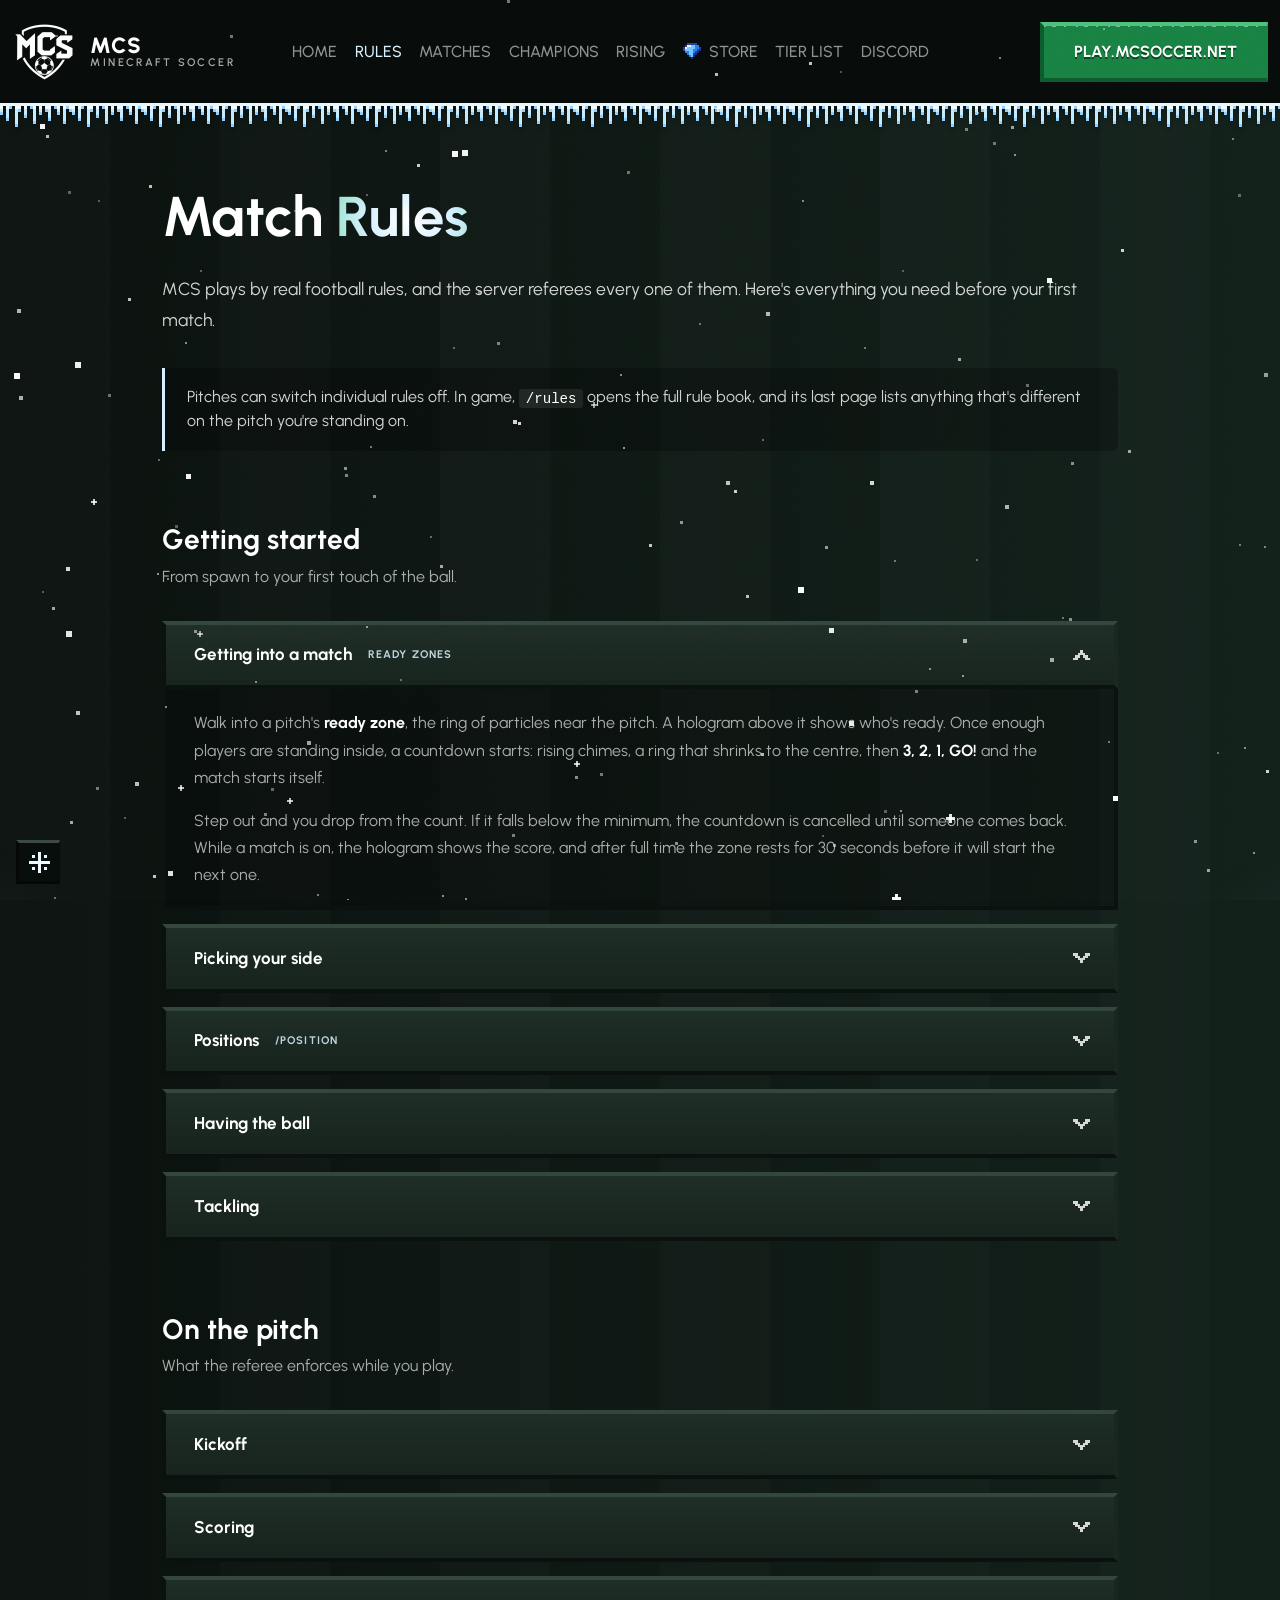
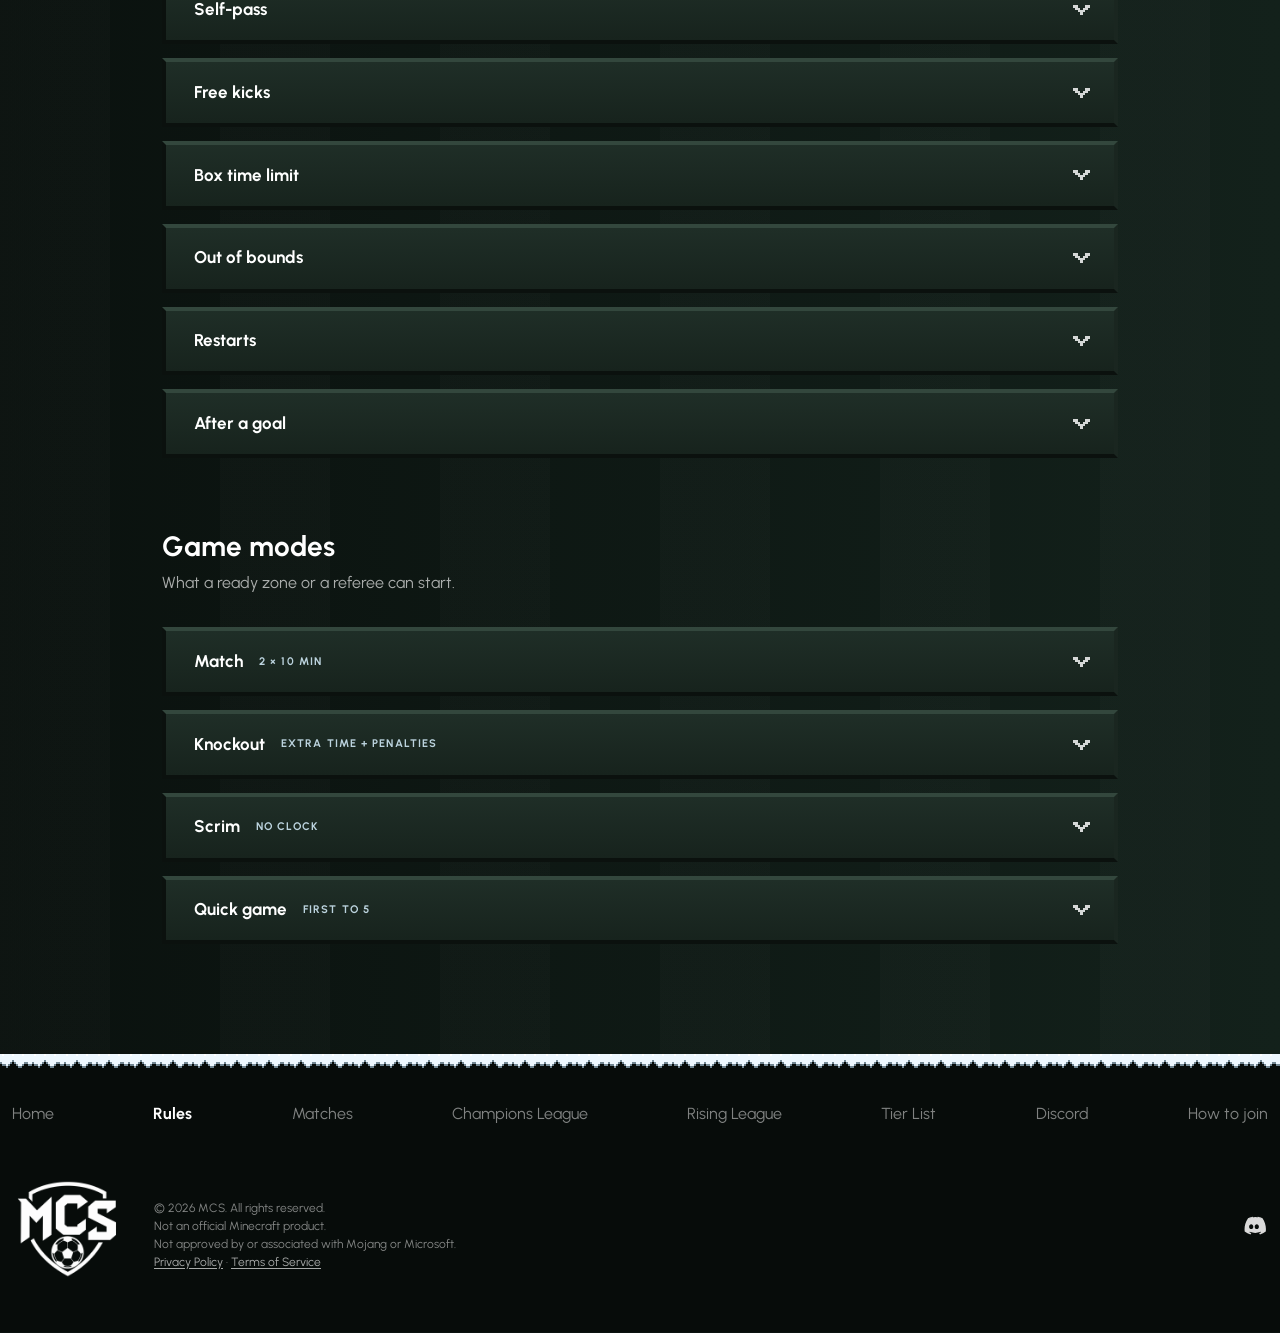
<file: rules/index.html>
<!DOCTYPE html>
<html lang="en">
<head>
<meta charset="utf-8" />
<meta name="viewport" content="width=device-width, initial-scale=1" />
<title>Rules — MCS</title>
<meta name="description" content="How matches work on MCS, the Minecraft soccer server: getting into a game, positions, tackling, scoring, set pieces and every game mode." />
<meta name="theme-color" content="#070c0a" />

<link rel="icon" href="../favicon.ico?v=e4392b99" sizes="32x32" />
<link rel="icon" type="image/svg+xml" href="../assets/img/icon.svg?v=5f522723" />
<link rel="apple-touch-icon" href="../assets/img/icon-180.png" />

<meta property="og:type" content="website" />
<meta property="og:site_name" content="MCS" />
<meta property="og:title" content="Rules — MCS" />
<meta property="og:description" content="Every rule the MCS referee enforces, in plain English." />
<meta property="og:url" content="https://mcsoccer.net/rules/" />
<link rel="canonical" href="https://mcsoccer.net/rules/" />
<meta property="og:image" content="https://mcsoccer.net/assets/img/og.png" />
<meta name="twitter:card" content="summary_large_image" />

<link rel="preconnect" href="https://fonts.googleapis.com">
<link rel="preconnect" href="https://fonts.gstatic.com" crossorigin>
<link href="https://fonts.googleapis.com/css2?family=Urbanist:wght@400..800&display=swap" rel="stylesheet">
<link rel="stylesheet" href="../assets/css/site.css?v=37250625" />
<script>
  document.documentElement.classList.add("reveal-on");
  setTimeout(function () {
    if (!window.__mcsRevealReady) document.documentElement.classList.remove("reveal-on");
  }, 3000);
</script>
</head>
<body>

<nav class="nav" aria-label="Main">
  <div class="container">
    <a class="nav-brand" href="../" aria-label="MCS home">
      <img src="../assets/img/logo.png" alt="" width="64" height="64" />
      <span class="nav-brand-text"><b>MCS</b><span>Minecraft Soccer</span></span>
    </a>

    <ul class="nav-links">
      <li><a href="../">Home</a></li>
      <li><a href="./" aria-current="page">Rules</a></li>
      <li><a href="../matches/">Matches</a></li>
      <li class="nav-league"><a href="../champions-league/">Champions<span class="nav-league-word"> League</span></a></li>
      <li class="nav-league nav-rl"><a href="../rising-league/">Rising<span class="nav-league-word"> League</span></a></li>
      <li class="nav-cup" data-cup-nav hidden><a href="../cup/">Cup</a></li>
      <li class="nav-store" data-store-nav hidden><a href="../store/"><svg class="nav-gem px" viewBox="0 0 9 8" aria-hidden="true"><path fill="#2a3ca6" d="M2 0h5v1H2zM1 1h1v1H1zM0 2h1v2H0zM8 2h1v1H8zM7 3h1v1H7zM6 4h1v1H6zM5 5h1v1H5z"/><path fill="#e2f6ff" d="M2 1h2v1H2zM1 2h1v1H1z"/><path fill="#72c6ff" d="M4 1h2v1H4zM2 2h4v1H2zM1 3h4v1H1zM3 4h2v2H3zM4 6h1v1H4z"/><path fill="#2f7ceb" d="M6 1h2v2H6zM5 3h2v1H5zM1 4h2v1H1zM5 4h1v1H5zM2 5h1v1H2zM3 6h1v1H3z"/><path fill="#1b2a8f" d="M8 3h1v1H8zM7 4h1v1H7zM6 5h1v1H6zM5 6h1v1H5zM4 7h1v1H4z"/></svg>Store</a></li>
      <li><a data-tierlist-link href="../tiers/">Tier List</a></li>
      <li><a data-discord-link href="../#discord">Discord</a></li>
    </ul>

    <div class="nav-cta">
      <button class="btn address-btn" type="button" data-copy-address>
        <span class="slot">
          <span class="slot-main" data-address>PLAY.MCSOCCER.NET</span>
          <span class="slot-alt" aria-hidden="true">Copied to clipboard!</span>
        </span>
        <span class="visually-hidden"> (copy server address)</span>
      </button>
    </div>

    <button class="nav-toggle" type="button" aria-label="Open menu" aria-controls="drawer" aria-expanded="false" data-drawer-open>
      <svg viewBox="0 0 30 22" fill="none" aria-hidden="true"><path d="M2 3h26M2 11h26M2 19h26"/></svg>
    </button>
  </div>
</nav>

<div class="scrim" data-scrim></div>
<aside class="drawer" id="drawer" aria-label="Menu" aria-hidden="true" inert>
  <div class="drawer-head">
    <img src="../assets/img/logo.png" alt="MCS" />
    <button class="drawer-close" type="button" aria-label="Close menu" data-drawer-close><svg class="px" viewBox="0 0 10 10" aria-hidden="true"><path d="M0 0h2v2H0zM8 0h2v2H8zM2 2h2v2H2zM6 2h2v2H6zM4 4h2v2H4zM2 6h2v2H2zM6 6h2v2H6zM0 8h2v2H0zM8 8h2v2H8z"/></svg></button>
  </div>
  <ul>
    <li><a href="../">Home</a></li>
    <li><a href="./" aria-current="page">Rules</a></li>
    <li><a href="../matches/">Matches</a></li>
    <li class="nav-league"><a href="../champions-league/">Champions<span class="nav-league-word"> League</span></a></li>
    <li class="nav-league nav-rl"><a href="../rising-league/">Rising<span class="nav-league-word"> League</span></a></li>
    <li class="nav-cup" data-cup-nav hidden><a href="../cup/">Cup</a></li>
    <li class="nav-store" data-store-nav hidden><a href="../store/"><svg class="nav-gem px" viewBox="0 0 9 8" aria-hidden="true"><path fill="#2a3ca6" d="M2 0h5v1H2zM1 1h1v1H1zM0 2h1v2H0zM8 2h1v1H8zM7 3h1v1H7zM6 4h1v1H6zM5 5h1v1H5z"/><path fill="#e2f6ff" d="M2 1h2v1H2zM1 2h1v1H1z"/><path fill="#72c6ff" d="M4 1h2v1H4zM2 2h4v1H2zM1 3h4v1H1zM3 4h2v2H3zM4 6h1v1H4z"/><path fill="#2f7ceb" d="M6 1h2v2H6zM5 3h2v1H5zM1 4h2v1H1zM5 4h1v1H5zM2 5h1v1H2zM3 6h1v1H3z"/><path fill="#1b2a8f" d="M8 3h1v1H8zM7 4h1v1H7zM6 5h1v1H6zM5 6h1v1H5zM4 7h1v1H4z"/></svg>Store</a></li>
    <li><a data-tierlist-link href="../tiers/">Tier List</a></li>
    <li><a data-discord-link href="../#discord">Discord</a></li>
  </ul>
  <button class="btn" type="button" data-open-connect>Join Now</button>
</aside>

<main class="page">
  <div class="container">

    <h1 class="page-title" data-reveal="up">Match <span class="grad">Rules</span></h1>
    <p class="page-intro" data-reveal="up" style="--delay:.15s">
      MCS plays by real football rules, and the server referees every one of
      them. Here's everything you need before your first match.
    </p>
    <p class="callout" data-reveal="up" style="--delay:.25s">
      Pitches can switch individual rules off. In game, <code>/rules</code> opens
      the full rule book, and its last page lists anything that's different on
      the pitch you're standing on.
    </p>

    <!-- ── getting started ── -->
    <section class="rule-group" id="start" aria-labelledby="g-start">
      <h2 id="g-start" data-reveal="up">Getting started</h2>
      <p data-reveal="up">From spawn to your first touch of the ball.</p>

      <details class="acc" data-reveal="up" open>
        <summary>Getting into a match <span class="tag">Ready zones</span></summary>
        <div class="acc-body">
          <p>Walk into a pitch's <b>ready zone</b>, the ring of particles near the
          pitch. A hologram above it shows who's ready. Once enough players are
          standing inside, a countdown starts: rising chimes, a ring that shrinks
          to the centre, then <b>3, 2, 1, GO!</b> and the match starts itself.</p>
          <p>Step out and you drop from the count. If it falls below the minimum,
          the countdown is cancelled until someone comes back. While a match is
          on, the hologram shows the score, and after full time the zone rests
          for 30 seconds before it will start the next one.</p>
        </div>
      </details>

      <details class="acc" data-reveal="up">
        <summary>Picking your side</summary>
        <div class="acc-body">
          <p>When the countdown hits GO, walk to the end you want to defend and
          stay in that half for <b>5 seconds</b>. Anyone who hasn't chosen by then
          is put on the shorter side.</p>
        </div>
      </details>

      <details class="acc" data-reveal="up">
        <summary>Positions <span class="tag">/position</span></summary>
        <div class="acc-body">
          <p>Seven per team: <b>GK</b> goalkeeper, <b>CB</b> centre back,
          <b>LD</b> and <b>RD</b> left and right defence, <b>LW</b> and <b>RW</b>
          left and right wing, and <b>FW</b> forward.</p>
          <p><code>/position</code> opens a picker laid out like the pitch, or type
          a code, like <code>/position fw</code>. One player per position per
          team. If you don't pick, you're handed a free one at kickoff and told
          which. Every kickoff and every goal puts you back on your position's
          spot.</p>
        </div>
      </details>

      <details class="acc" data-reveal="up">
        <summary>Having the ball</summary>
        <div class="acc-body">
          <p>The ball is a <b>spectral arrow</b>. Hold it and you have the ball: you
          glow in your team's colour, visible through walls, and the action bar
          shows who has it.</p>
          <ul>
            <li>Shoot the bow to pass or shoot.</li>
            <li>Hit a teammate and it's a <b>pass</b>. Hit an opponent and it's an
            <b>interception</b>.</li>
            <li>Land it anywhere else and the ball rests on the ground with a
            glowing marker. <b>Walk over it</b> to pick it up.</li>
          </ul>
        </div>
      </details>

      <details class="acc" data-reveal="up">
        <summary>Tackling</summary>
        <div class="acc-body">
          <p>Hit the player carrying the ball <b>three times</b> and it pops loose
          to you. Both of you see a live hit counter on the action bar, and the
          sound rises as the steal gets closer. Every click counts, and two
          teammates closing down the same carrier never cancel out each other's
          hits.</p>
          <p>Nobody can die. A hit that would kill is simply voided.</p>
        </div>
      </details>
    </section>

    <!-- ── on the pitch ── -->
    <section class="rule-group" id="pitch" aria-labelledby="g-pitch">
      <h2 id="g-pitch" data-reveal="up">On the pitch</h2>
      <p data-reveal="up">What the referee enforces while you play.</p>

      <details class="acc" data-reveal="up">
        <summary>Kickoff</summary>
        <div class="acc-body">
          <p>At the start of each half everyone lines up in formation in their own
          half. The kicking team's forward starts on the centre spot, facing their
          own goal, and must <b>pass the ball backward</b> into their own half.</p>
          <p>Until that pass lands, nobody may cross the halfway line. A kickoff
          shot forward, at goal, out of play or into an opponent is retaken. When
          the pass lands, everyone sees <b>Play on!</b> and the restriction lifts.
          Scrims have no kickoff rule.</p>
        </div>
      </details>

      <details class="acc" data-reveal="up">
        <summary>Scoring</summary>
        <div class="acc-body">
          <p>Shoot the ball into the net. A goal only counts if the shot was taken:</p>
          <ul>
            <li>from <b>beyond the halfway line</b>, and</li>
            <li>from <b>outside the box</b> in front of that goal.</li>
          </ul>
          <p><b>Own goals always count.</b> A shot that breaks a rule is <b>NO
          GOAL</b>: a red sign over the net says why, and the defending team gets
          a goal kick. While you carry the ball, the action bar warns you whenever
          you're standing somewhere a shot wouldn't count.</p>
          <p>A shot over the line only counts once it <b>hits the net or the
          ground</b>, so a keeper can still catch it on the line. It has to be
          travelling <i>into</i> the net, so a shot from behind the goal can never
          score. And you have to shoot: <b>walking the ball in</b> is refused, and
          it's a goal kick.</p>
        </div>
      </details>

      <details class="acc" data-reveal="up">
        <summary>Self-pass</summary>
        <div class="acc-body">
          <p>You can't instantly collect your own shot. Play the ball to yourself
          and the other team gets a set piece, decided by where <i>you</i> were
          standing:</p>
          <ul>
            <li>Inside your own penalty area: a <b>penalty</b> at your own net.</li>
            <li>Anywhere else: a <b>free kick</b> to them, from that spot.</li>
          </ul>
        </div>
      </details>

      <details class="acc" data-reveal="up">
        <summary>Free kicks</summary>
        <div class="acc-body">
          <p>Taken from the exact spot where it was given, and the taker may
          <b>shoot straight at goal</b>.</p>
        </div>
      </details>

      <details class="acc" data-reveal="up">
        <summary>Box time limit</summary>
        <div class="acc-body">
          <p>Win the ball inside <b>your own box</b> and a countdown starts on your
          action bar. Pass it out before it runs out, or the other team gets a
          <b>corner</b>. It's there to stop teams sitting on the ball at the back.</p>
        </div>
      </details>

      <details class="acc" data-reveal="up">
        <summary>Out of bounds</summary>
        <div class="acc-body">
          <p>The ball is only out once it <b>settles</b> outside the lines, not the
          moment it flies over them. Then:</p>
          <ul>
            <li>Out in the last toucher's <b>own half</b>: a <b>corner</b> to the
            other team, from the nearest corner.</li>
            <li>Over a <b>sideline</b> in the other half: a <b>pass-in</b> to the
            other team, from where it crossed.</li>
            <li>Over the <b>goal line</b> you're attacking, like a shot wide or
            over: a <b>goal kick</b> to the defenders.</li>
          </ul>
          <p>A ball that never settles is called after three seconds. Carry it
          <b>fully</b> off the pitch and the same calls apply: a pass-in over a
          sideline, a goal kick over the goal line, or a corner at your own end.</p>
        </div>
      </details>

      <details class="acc" data-reveal="up">
        <summary>Restarts</summary>
        <div class="acc-body">
          <p>On corners, goal kicks and pass-ins nobody is moved. The ball is
          placed at the spot, glowing in the colour of the team that gets it, and
          only that team can pick it up. After about 20 seconds anyone can, so play
          never stalls.</p>
        </div>
      </details>

      <details class="acc" data-reveal="up">
        <summary>After a goal</summary>
        <div class="acc-body">
          <p>The scorer's name and the score pop up over the net, with lightning
          and the team's sounds. Everyone goes straight back to their formation
          spot, and the ball is placed <b>in front of the net that was just
          beaten</b> for the conceding team to collect. Only they can pick it up
          for the first 20 seconds. There's no kickoff restriction after a goal.</p>
        </div>
      </details>
    </section>

    <!-- ── game modes ── -->
    <section class="rule-group" id="modes" aria-labelledby="g-modes">
      <h2 id="g-modes" data-reveal="up">Game modes</h2>
      <p data-reveal="up">What a ready zone or a referee can start.</p>

      <details class="acc" data-reveal="up">
        <summary>Match <span class="tag">2 × 10 min</span></summary>
        <div class="acc-body">
          <p>Two timed halves, ten minutes each by default, with no score limit
          and a short break between them. A coin flip decides who kicks off; ends
          swap at half time, and whoever didn't start with the ball kicks off the
          second half. Every half opens with the backward-pass kickoff.</p>
        </div>
      </details>

      <details class="acc" data-reveal="up">
        <summary>Knockout <span class="tag">Extra time + penalties</span></summary>
        <div class="acc-body">
          <p>A match that can't end level, built for tournaments. A tie goes to
          <b>extra time</b>, two five-minute halves, then a <b>penalty
          shootout</b>. Each team picks three takers and a keeper, the teams
          alternate kicks, best of three, then sudden death.</p>
          <p>A preliminary match, by contrast, can end in a draw.</p>
        </div>
      </details>

      <details class="acc" data-reveal="up">
        <summary>Scrim <span class="tag">No clock</span></summary>
        <div class="acc-body">
          <p>First team to the goal limit wins, with no clock. It opens with a
          <b>lob</b>: the ball goes up from the centre spot and everyone scrambles
          for it. After that, goals restart as normal, and there's no kickoff
          rule.</p>
        </div>
      </details>

      <details class="acc" data-reveal="up">
        <summary>Quick game <span class="tag">First to 5</span></summary>
        <div class="acc-body">
          <p>No clock and no halves. The first team to the win score takes it:
          five goals, unless the pitch is set up otherwise.</p>
        </div>
      </details>
    </section>

  </div>
</main>

<footer class="footer">
  <div class="container">
    <ul class="footer-links">
      <li><a href="../">Home</a></li>
      <li><a href="./" aria-current="page">Rules</a></li>
      <li><a href="../matches/">Matches</a></li>
      <li><a href="../champions-league/">Champions League</a></li>
      <li><a href="../rising-league/">Rising League</a></li>
      <li><a data-tierlist-link href="../tiers/">Tier List</a></li>
      <li><a data-discord-link href="../#discord">Discord</a></li>
      <li><a href="#" data-open-connect>How to join</a></li>
    </ul>

    <div class="footer-row">
      <div class="footer-brand">
        <img src="../assets/img/logo.png" alt="MCS" loading="lazy" />
        <p class="footer-legal">
          &copy; <span data-year>2026</span> MCS. All rights reserved.<br>
          Not an official Minecraft product.<br>
          Not approved by or associated with Mojang or Microsoft.<br>
          <span class="footer-policy"><a href="../privacy/">Privacy Policy</a> &middot; <a href="../terms/">Terms of Service</a></span>
        </p>
      </div>
      <ul class="footer-social">
        <li><a data-discord-link href="../#discord" aria-label="Discord"><svg viewBox="0 0 24 24" aria-hidden="true"><path d="M19.3 5.3A16.6 16.6 0 0 0 15.2 4l-.2.4a15.5 15.5 0 0 1 3.6 1.2 12.6 12.6 0 0 0-10.9 0A15.5 15.5 0 0 1 11.2 4.4L11 4a16.6 16.6 0 0 0-4.1 1.3C4.3 9.2 3.6 13 4 16.7a16.7 16.7 0 0 0 5 2.6l.7-1.2a10.8 10.8 0 0 1-1.7-.8l.4-.3a11.9 11.9 0 0 0 9.3 0l.4.3a10.8 10.8 0 0 1-1.7.8l.7 1.2a16.7 16.7 0 0 0 5-2.6c.5-4.3-.6-8.1-2.8-11.4ZM9.6 14.6c-1 0-1.8-.9-1.8-2s.8-2 1.8-2 1.8.9 1.8 2-.8 2-1.8 2Zm4.8 0c-1 0-1.8-.9-1.8-2s.8-2 1.8-2 1.8.9 1.8 2-.8 2-1.8 2Z"/></svg></a></li>
      </ul>
    </div>
  </div>
</footer>

<div class="modal" id="connect" role="dialog" aria-modal="true" aria-labelledby="connect-title" aria-hidden="true" inert>
  <div class="modal-box">
    <button class="modal-close" type="button" aria-label="Close" data-close-connect><svg class="px" viewBox="0 0 10 10" aria-hidden="true"><path d="M0 0h2v2H0zM8 0h2v2H8zM2 2h2v2H2zM6 2h2v2H6zM4 4h2v2H4zM2 6h2v2H2zM6 6h2v2H6zM0 8h2v2H0zM8 8h2v2H8z"/></svg></button>
    <div class="modal-head">
      <img src="../assets/img/logo.png" alt="" />
      <div>
        <h2 id="connect-title">Connect to the <span class="grad">server</span></h2>
      </div>
    </div>
    <ol class="steps">
      <li>Open <b>Minecraft: Java Edition</b> 1.21.4 or newer and go to <b>Multiplayer</b>.</li>
      <li>Click <b>Add Server</b> and enter
        <button class="chip" type="button" data-copy-address>
          <span data-address>play.mcsoccer.net</span>
          <svg class="px" viewBox="0 0 16 16" aria-hidden="true"><path d="M5 1h10v10h-2V3H5z"/><path fill-rule="evenodd" d="M1 5h10v10H1zM3 7v6h6V7z"/></svg><span class="visually-hidden"> (copy)</span>
        </button>
      </li>
      <li>Join, and <b>accept the resource pack</b>. It carries the kits, crests and goals, so the server needs it.</li>
      <li>Walk into a pitch's <b>ready zone</b> and the match starts itself.</li>
    </ol>
    <p class="modal-note">Click the address to copy it.</p>
    <p class="visually-hidden" role="status" data-status></p>
    <button class="btn" type="button" data-close-connect>
      Got it
      <svg class="arrow" viewBox="0 0 10 17" aria-hidden="true"><path d="M0 0h2v2h2v2h2v2h2v2h2v1h-2v2H6v2H4v2H2v2H0z"/></svg>
    </button>
  </div>
</div>

<script src="../site.config.js?v=acda6977"></script>
<script src="../assets/js/site.js?v=279d97a1"></script>
</body>
</html>
</file>
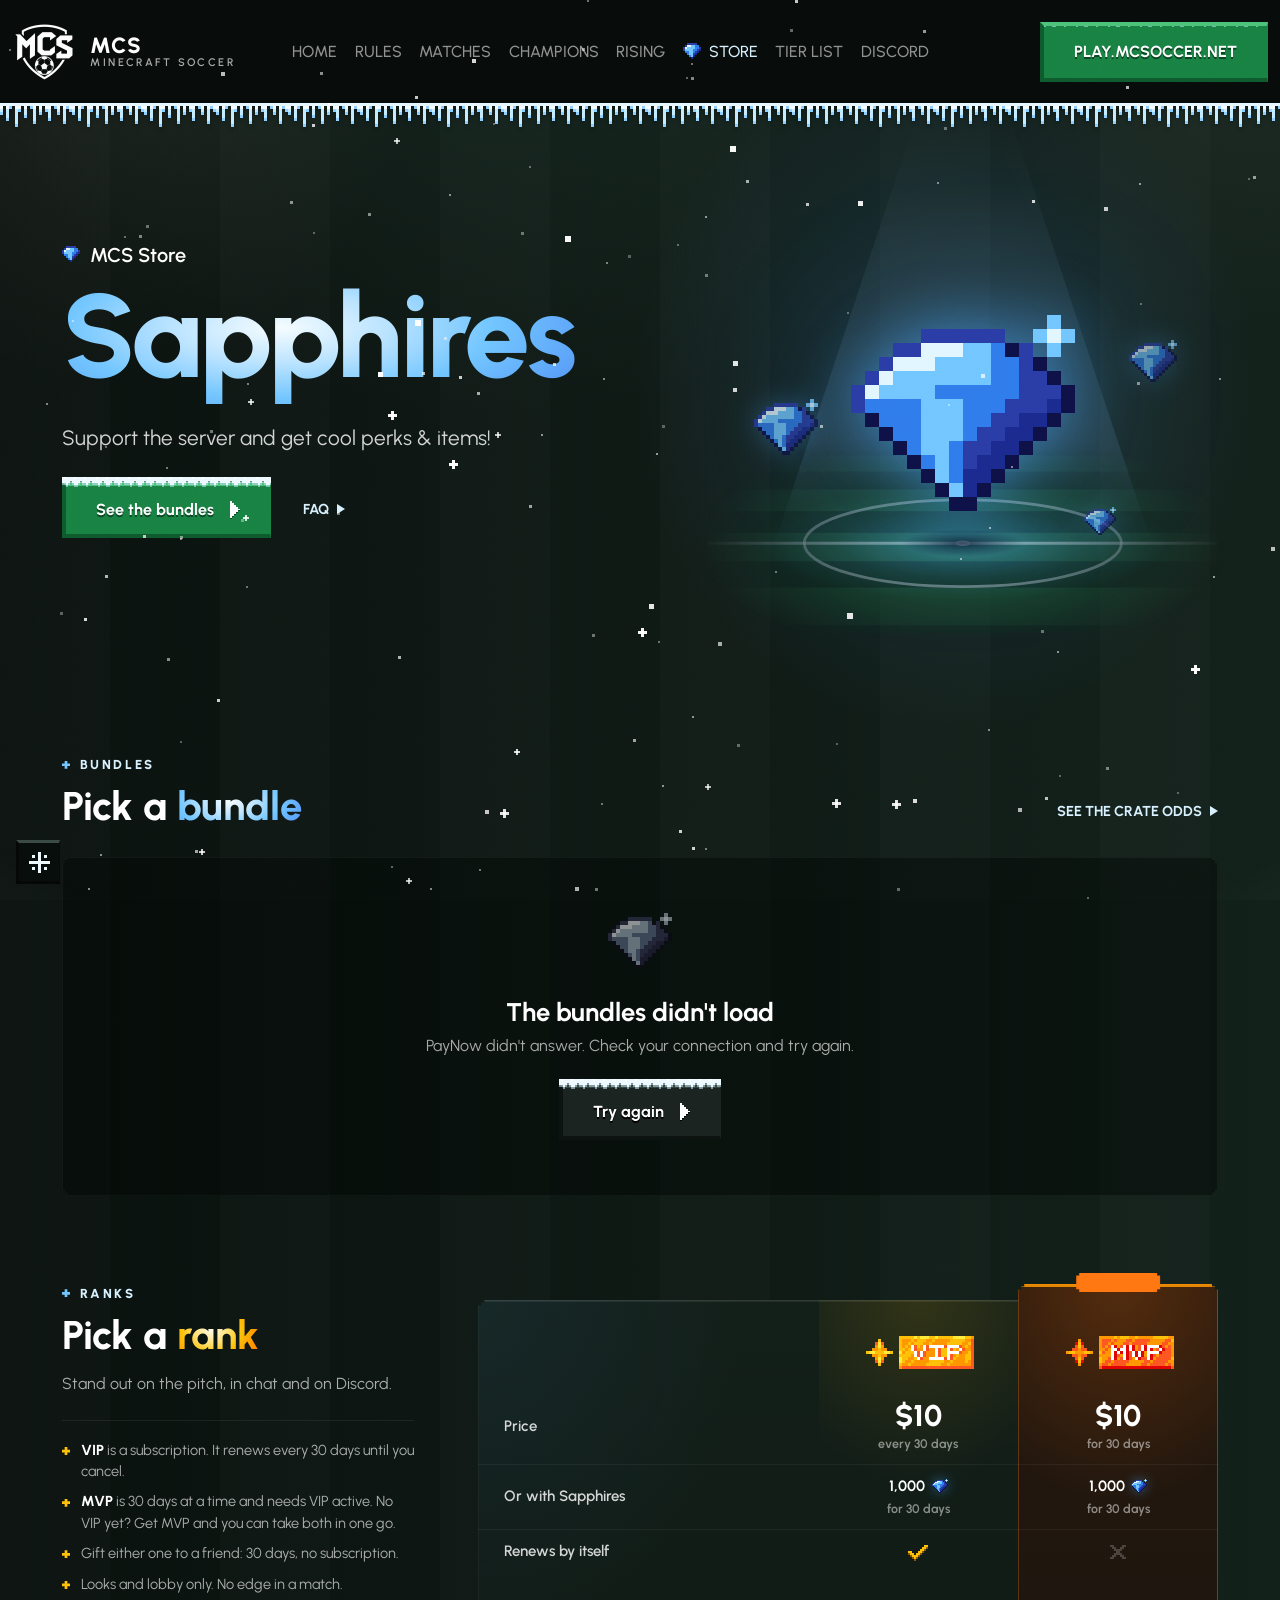
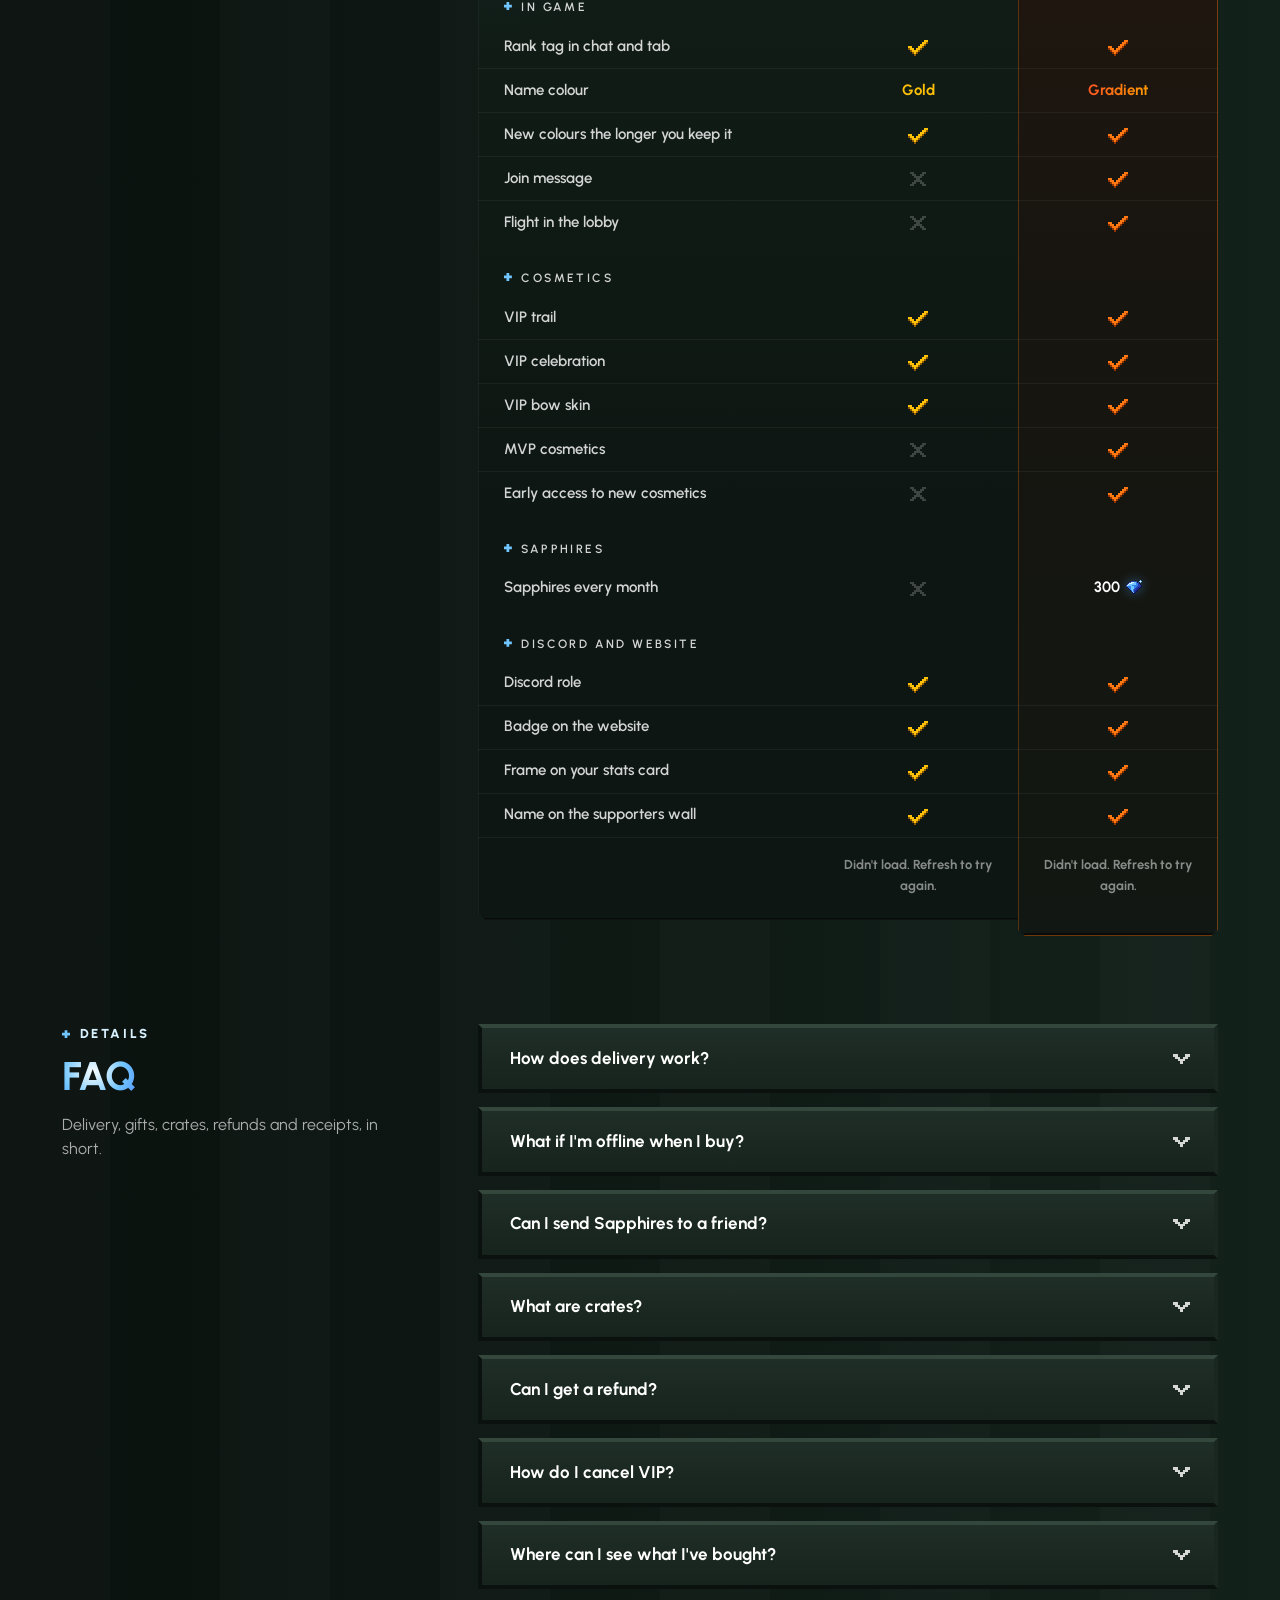
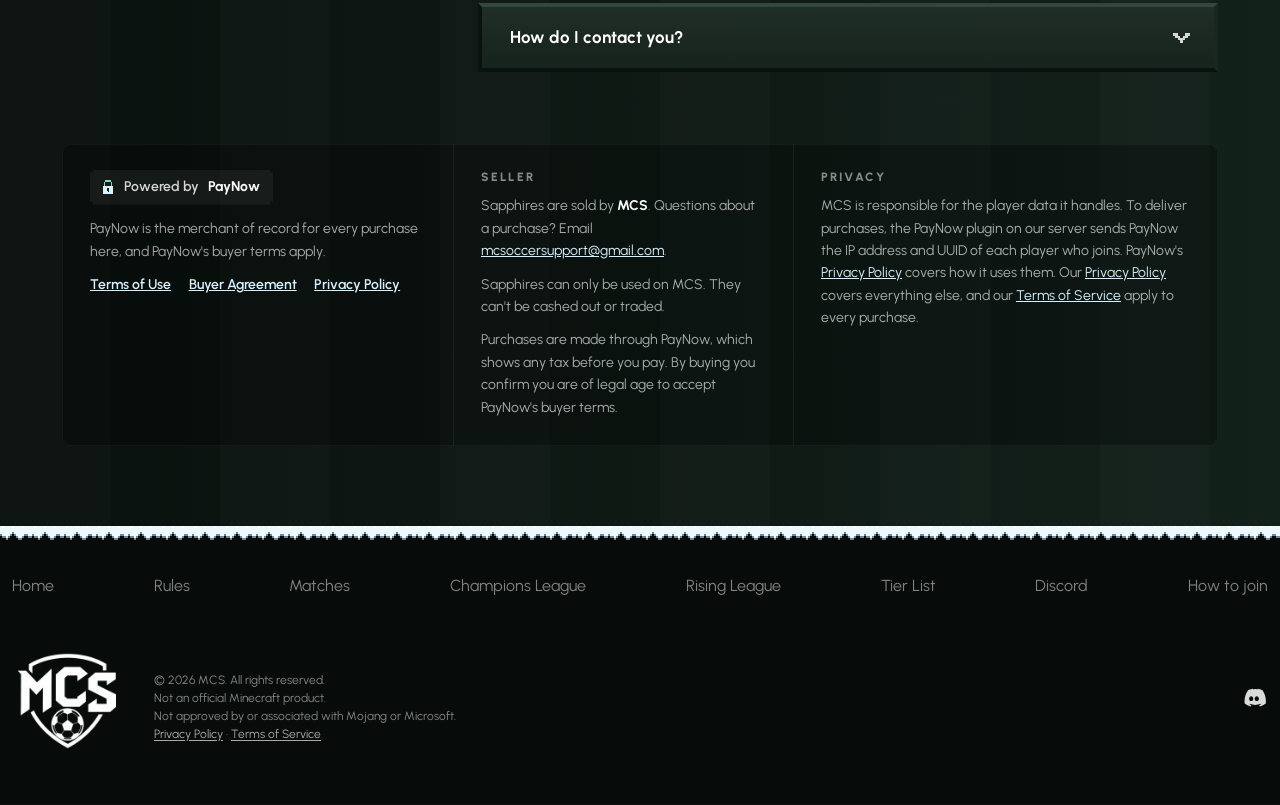
<file: store/index.html>
<!DOCTYPE html>
<html lang="en">
<head>
<meta charset="utf-8" />
<meta name="viewport" content="width=device-width, initial-scale=1" />
<title>Store — MCS</title>
<meta name="description" content="Sapphires, the MCS currency for cosmetics. Every bundle and price, bought safely through PayNow." />
<meta name="theme-color" content="#070c0a" />

<link rel="icon" href="../favicon.ico?v=e4392b99" sizes="32x32" />
<link rel="icon" type="image/svg+xml" href="../assets/img/icon.svg?v=5f522723" />
<link rel="apple-touch-icon" href="../assets/img/icon-180.png" />

<meta property="og:type" content="website" />
<meta property="og:site_name" content="MCS" />
<meta property="og:title" content="Store — MCS" />
<meta property="og:description" content="Sapphires, the MCS currency for cosmetics." />
<meta property="og:url" content="https://mcsoccer.net/store/" />
<link rel="canonical" href="https://mcsoccer.net/store/" />
<meta property="og:image" content="https://mcsoccer.net/assets/img/og.png" />
<meta name="twitter:card" content="summary_large_image" />

<link rel="preconnect" href="https://fonts.googleapis.com">
<link rel="preconnect" href="https://fonts.gstatic.com" crossorigin>
<link href="https://fonts.googleapis.com/css2?family=Urbanist:wght@400..800&display=swap" rel="stylesheet">
<link rel="stylesheet" href="../assets/css/site.css?v=37250625" />
<link rel="stylesheet" href="../assets/css/store.css?v=b32b0a4d" />
<script>
  document.documentElement.classList.add("reveal-on");
  setTimeout(function () {
    if (!window.__mcsRevealReady) document.documentElement.classList.remove("reveal-on");
  }, 3000);
</script>
<!-- Loaded up here, before anything paints, so the page opens straight
     into the right state (on its way / not open yet / open) with no flash. -->
<script src="../site.config.js?v=acda6977"></script>
<script src="../assets/js/store.js?v=4c872bb9" data-page="store"></script>
</head>
<body>

<nav class="nav" aria-label="Main">
  <div class="container">
    <a class="nav-brand" href="../" aria-label="MCS home">
      <img src="../assets/img/logo.png" alt="" width="64" height="64" />
      <span class="nav-brand-text"><b>MCS</b><span>Minecraft Soccer</span></span>
    </a>

    <ul class="nav-links">
      <li><a href="../">Home</a></li>
      <li><a href="../rules/">Rules</a></li>
      <li><a href="../matches/">Matches</a></li>
      <li class="nav-league"><a href="../champions-league/">Champions<span class="nav-league-word"> League</span></a></li>
      <li class="nav-league nav-rl"><a href="../rising-league/">Rising<span class="nav-league-word"> League</span></a></li>
      <li class="nav-cup" data-cup-nav hidden><a href="../cup/">Cup</a></li>
      <li class="nav-store" data-store-nav hidden><a href="./" aria-current="page"><svg class="nav-gem px" viewBox="0 0 9 8" aria-hidden="true"><path fill="#2a3ca6" d="M2 0h5v1H2zM1 1h1v1H1zM0 2h1v2H0zM8 2h1v1H8zM7 3h1v1H7zM6 4h1v1H6zM5 5h1v1H5z"/><path fill="#e2f6ff" d="M2 1h2v1H2zM1 2h1v1H1z"/><path fill="#72c6ff" d="M4 1h2v1H4zM2 2h4v1H2zM1 3h4v1H1zM3 4h2v2H3zM4 6h1v1H4z"/><path fill="#2f7ceb" d="M6 1h2v2H6zM5 3h2v1H5zM1 4h2v1H1zM5 4h1v1H5zM2 5h1v1H2zM3 6h1v1H3z"/><path fill="#1b2a8f" d="M8 3h1v1H8zM7 4h1v1H7zM6 5h1v1H6zM5 6h1v1H5zM4 7h1v1H4z"/></svg>Store</a></li>
      <li><a data-tierlist-link href="../tiers/">Tier List</a></li>
      <li><a data-discord-link href="../#discord">Discord</a></li>
    </ul>

    <div class="nav-cta">
      <button class="btn address-btn" type="button" data-copy-address>
        <span class="slot">
          <span class="slot-main" data-address>PLAY.MCSOCCER.NET</span>
          <span class="slot-alt" aria-hidden="true">Copied to clipboard!</span>
        </span>
        <span class="visually-hidden"> (copy server address)</span>
      </button>
    </div>

    <button class="nav-toggle" type="button" aria-label="Open menu" aria-controls="drawer" aria-expanded="false" data-drawer-open>
      <svg viewBox="0 0 30 22" fill="none" aria-hidden="true"><path d="M2 3h26M2 11h26M2 19h26"/></svg>
    </button>
  </div>
</nav>

<div class="scrim" data-scrim></div>
<aside class="drawer" id="drawer" aria-label="Menu" aria-hidden="true" inert>
  <div class="drawer-head">
    <img src="../assets/img/logo.png" alt="MCS" />
    <button class="drawer-close" type="button" aria-label="Close menu" data-drawer-close><svg class="px" viewBox="0 0 10 10" aria-hidden="true"><path d="M0 0h2v2H0zM8 0h2v2H8zM2 2h2v2H2zM6 2h2v2H6zM4 4h2v2H4zM2 6h2v2H2zM6 6h2v2H6zM0 8h2v2H0zM8 8h2v2H8z"/></svg></button>
  </div>
  <ul>
    <li><a href="../">Home</a></li>
    <li><a href="../rules/">Rules</a></li>
    <li><a href="../matches/">Matches</a></li>
    <li class="nav-league"><a href="../champions-league/">Champions<span class="nav-league-word"> League</span></a></li>
    <li class="nav-league nav-rl"><a href="../rising-league/">Rising<span class="nav-league-word"> League</span></a></li>
    <li class="nav-cup" data-cup-nav hidden><a href="../cup/">Cup</a></li>
    <li class="nav-store" data-store-nav hidden><a href="./" aria-current="page"><svg class="nav-gem px" viewBox="0 0 9 8" aria-hidden="true"><path fill="#2a3ca6" d="M2 0h5v1H2zM1 1h1v1H1zM0 2h1v2H0zM8 2h1v1H8zM7 3h1v1H7zM6 4h1v1H6zM5 5h1v1H5z"/><path fill="#e2f6ff" d="M2 1h2v1H2zM1 2h1v1H1z"/><path fill="#72c6ff" d="M4 1h2v1H4zM2 2h4v1H2zM1 3h4v1H1zM3 4h2v2H3zM4 6h1v1H4z"/><path fill="#2f7ceb" d="M6 1h2v2H6zM5 3h2v1H5zM1 4h2v1H1zM5 4h1v1H5zM2 5h1v1H2zM3 6h1v1H3z"/><path fill="#1b2a8f" d="M8 3h1v1H8zM7 4h1v1H7zM6 5h1v1H6zM5 6h1v1H5zM4 7h1v1H4z"/></svg>Store</a></li>
    <li><a data-tierlist-link href="../tiers/">Tier List</a></li>
    <li><a data-discord-link href="../#discord">Discord</a></li>
  </ul>
  <button class="btn" type="button" data-open-connect>Join Now</button>
</aside>

<main class="page st" data-store>
  <div class="st-glow" aria-hidden="true"></div>

  <!-- ═══════════════════════════ HERO ═══════════════════════════ -->
  <header class="st-hero">
    <div class="st-wrap st-hero-grid">
      <div class="st-hero-text">
        <!-- store id set, storeOpen false: it works in full, but says so -->
        <div class="st-notice" data-show="closed" role="note">
          <span class="st-notice-ico"><svg class="st-ico px" viewBox="0 0 12 12" aria-hidden="true"><path class="ia" d="M4 0h4v1H4zM2 1h2v1H2zM8 1h2v1H8zM1 2h1v1H1zM10 2h1v1H10zM1 3h1v1H1zM5 3h1v1H5zM10 3h1v1H10zM0 4h1v1H0zM5 4h1v1H5zM11 4h1v1H11zM0 5h1v1H0zM5 5h3v1H5zM11 5h1v1H11zM0 6h1v1H0zM11 6h1v1H11zM1 7h1v1H1zM10 7h1v1H10zM1 8h1v1H1zM10 8h1v1H10zM2 9h2v1H2zM8 9h2v1H8zM4 10h4v1H4z"/></svg></span>
          <p><b>The store isn't open yet.</b> Sapphires go on sale when the first cosmetics can be bought.</p>
        </div>
        <!-- testing only: PayNow's public demo store is read, never bought from -->
        <div class="st-notice is-demo" data-show="demo" role="note">
          <p><b>Reading PayNow's demo store.</b> Buying is switched off here, so nothing is created on it.</p>
        </div>

        <p class="st-eyebrow st-in" style="--i:0"><img src="../assets/img/store/glyph.png" width="18" height="18" alt="" />MCS Store</p>

        <div data-show="on">
          <h1 class="st-title st-in" style="--i:1"><span class="st-grad">Sapphires</span></h1>
          <p class="st-lead st-in" style="--i:2">Support the server and get cool perks &amp; items!</p>
          <div class="st-hero-cta st-in" style="--i:3">
            <a class="btn" href="#bundles">
              See the bundles
              <svg class="arrow" viewBox="0 0 10 17" aria-hidden="true"><path d="M0 0h2v2h2v2h2v2h2v2h2v1h-2v2H6v2H4v2H2v2H0z"/></svg>
            </a>
            <a class="more" href="#faq">FAQ <svg viewBox="0 0 8 10" aria-hidden="true"><path d="M0 0l8 5-8 5z"/></svg></a>
          </div>
        </div>

        <!-- no store id yet: no calls to PayNow at all -->
        <div data-show="off">
          <h1 class="st-title is-off st-in" style="--i:1">The store is <span class="st-grad">on its way</span></h1>
          <p class="st-lead st-in" style="--i:2">Sapphires, the MCS currency for cosmetics, are coming. The Discord hears first when they land.</p>
          <div class="st-hero-cta st-in" style="--i:3">
            <a class="btn btn-discord" data-discord-button href="#" target="_blank" rel="noopener">
              <span data-discord-label>Join the Discord</span>
              <svg viewBox="0 0 24 24" width="25" height="25" fill="currentColor" aria-hidden="true"><path d="M19.3 5.3A16.6 16.6 0 0 0 15.2 4l-.2.4a15.5 15.5 0 0 1 3.6 1.2 12.6 12.6 0 0 0-10.9 0A15.5 15.5 0 0 1 11.2 4.4L11 4a16.6 16.6 0 0 0-4.1 1.3C4.3 9.2 3.6 13 4 16.7a16.7 16.7 0 0 0 5 2.6l.7-1.2a10.8 10.8 0 0 1-1.7-.8l.4-.3a11.9 11.9 0 0 0 9.3 0l.4.3a10.8 10.8 0 0 1-1.7.8l.7 1.2a16.7 16.7 0 0 0 5-2.6c.5-4.3-.6-8.1-2.8-11.4ZM9.6 14.6c-1 0-1.8-.9-1.8-2s.8-2 1.8-2 1.8.9 1.8 2-.8 2-1.8 2Zm4.8 0c-1 0-1.8-.9-1.8-2s.8-2 1.8-2 1.8.9 1.8 2-.8 2-1.8 2Z"/></svg>
            </a>
          </div>
        </div>
      </div>

      <!-- the gem on the centre spot, under a floodlight -->
      <div class="st-stage" aria-hidden="true">
        <div class="st-beam"></div>
        <!-- the pitch, seen from behind a goal: mown bands, the halfway line
             and the centre circle, lit only where the floodlight lands -->
        <svg class="st-floor" viewBox="0 0 540 500" preserveAspectRatio="none">
          <defs>
            <radialGradient id="st-lit" cx="270" cy="405" r="280" gradientUnits="userSpaceOnUse" gradientTransform="translate(270 405) scale(1 .44) translate(-270 -405)">
              <stop offset="0" stop-color="#fff"/>
              <stop offset=".5" stop-color="#fff" stop-opacity=".55"/>
              <stop offset="1" stop-color="#fff" stop-opacity="0"/>
            </radialGradient>
            <mask id="st-spot"><rect width="540" height="500" fill="url(#st-lit)"/></mask>
          </defs>
          <g mask="url(#st-spot)">
            <rect y="296" width="540" height="204" fill="#0d3320"/>
            <g fill="#185233"><rect y="312" width="540" height="17"/><rect y="348" width="540" height="23"/><rect y="394" width="540" height="30"/><rect y="452" width="540" height="40"/></g>
            <g fill="none" stroke="#e3f3ff" stroke-opacity=".55" stroke-width="3">
              <line x1="0" y1="405" x2="540" y2="405"/>
              <ellipse cx="270" cy="405" rx="168" ry="46"/>
            </g>
            <ellipse cx="270" cy="405" rx="8" ry="3" fill="#e3f3ff" fill-opacity=".75"/>
          </g>
        </svg>
        <div class="st-pool"></div>
        <div class="st-shadow"></div>
        <img class="st-sat is-a" src="../assets/img/store/gem.png" width="16" height="16" alt="" />
        <img class="st-sat is-b" src="../assets/img/store/gem.png" width="16" height="16" alt="" />
        <img class="st-sat is-c" src="../assets/img/store/gem.png" width="16" height="16" alt="" />
        <div class="st-gem-drop"><img class="st-gem" src="../assets/img/store/gem.png" width="16" height="16" alt="" /></div>
        <div class="st-sparks"><i style="--x:22%;--y:30%;--d:0s"></i><i class="k1" style="--x:76%;--y:18%;--d:.7s"></i><i style="--x:84%;--y:56%;--d:1.4s"></i><i class="k1" style="--x:14%;--y:62%;--d:2s"></i><i class="k2" style="--x:62%;--y:8%;--d:1.1s"></i></div>
      </div>
    </div>
  </header>

  <!-- ═══════════════════════════ BUNDLES ══════════════════════════ -->
  <section class="st-wrap st-bundles" id="bundles" aria-labelledby="bundles-title" data-show="on">
    <div class="st-sec-head">
      <div>
        <p class="st-kicker">Bundles</p>
        <h2 class="st-h2" id="bundles-title" tabindex="-1">Pick a <span class="st-grad">bundle</span></h2>
      </div>
      <!-- the crate odds stay one click from where Sapphires are bought -->
      <a class="more st-odds" href="../crates/">See the crate odds <svg viewBox="0 0 8 10" aria-hidden="true"><path d="M0 0l8 5-8 5z"/></svg></a>
    </div>

    <!-- store.js draws the bundles here, straight from PayNow -->
    <div class="st-catalog" data-catalog aria-busy="true">
      <div class="st-sk" aria-hidden="true">
        <div class="st-sk-wide"><i></i><span><b style="--w:30%"></b><b style="--w:55%"></b><b style="--w:40%"></b></span></div>
        <div class="st-sk-grid">
          <div class="st-sk-card"><i></i><b style="--w:40%"></b><b style="--w:70%"></b><b style="--w:55%"></b></div>
          <div class="st-sk-card"><i></i><b style="--w:40%"></b><b style="--w:70%"></b><b style="--w:55%"></b></div>
          <div class="st-sk-card"><i></i><b style="--w:40%"></b><b style="--w:70%"></b><b style="--w:55%"></b></div>
          <div class="st-sk-card"><i></i><b style="--w:40%"></b><b style="--w:70%"></b><b style="--w:55%"></b></div>
        </div>
      </div>
      <p class="st-sk-wait" data-catalog-wait hidden>Still waiting for PayNow&hellip;</p>
      <noscript>
        <div class="st-state">
          <h3>The store needs JavaScript</h3>
          <p>Turn it on for this site to see the bundles and prices.</p>
        </div>
      </noscript>
    </div>
    <!-- what loading the bundles came to, for screen readers (outside the
         box above, which every render empties) -->
    <p class="visually-hidden" role="status" data-catalog-status></p>
  </section>

  <!-- ═══════════════════════════ RANKS ════════════════════════════
       VIP and MVP, perk by perk. Not released yet: hidden unless
       ranksOpen is true in site.config.js (?ranks=1 previews it on
       localhost only). The badges are the in-game rank art at a whole
       scale. Every perk is cosmetic (Mojang's rules). -->
  <section class="st-wrap st-ranks" id="ranks" aria-labelledby="ranks-title" data-show="on" data-ranks>
    <div class="st-rk-side">
      <p class="st-kicker">Ranks</p>
      <h2 class="st-h2" id="ranks-title">Pick a <span class="st-gold">rank</span></h2>
      <p class="st-rk-lead">Stand out on the pitch, in chat and on Discord.</p>
      <ul class="st-rk-notes">
        <li><b>VIP</b> is a subscription. It renews every 30 days until you cancel.</li>
        <li><b>MVP</b> is 30 days at a time and needs VIP active. No VIP yet? Get MVP and you can take both in one go.</li>
        <li>Gift either one to a friend: 30 days, no subscription.</li>
        <li>Looks and lobby only. No edge in a match.</li>
      </ul>
    </div>

    <!-- the card, then one light per rank column (MVP stands raised),
         then the table on top. The lights line up with the columns
         through --rk-perk and --rk-rank. -->
    <div class="st-rk" data-reveal="rk">
      <div class="st-rk-card" aria-hidden="true"></div>
      <div class="st-rk-col is-vip" aria-hidden="true"></div>
      <div class="st-rk-col is-mvp" aria-hidden="true"></div>
      <table class="st-rk-table">
        <caption class="visually-hidden">What VIP and MVP each get</caption>
        <colgroup><col class="c-perk" /><col class="c-rank" /><col class="c-rank" /></colgroup>
        <thead>
          <tr style="--r:0">
            <td></td>
            <th scope="col" class="is-vip"><img class="st-rk-badge" src="../assets/img/store/rank-vip.png" width="111" height="33" alt="VIP" /></th>
            <th scope="col" class="is-mvp"><span class="st-rk-req" aria-hidden="true">Needs VIP</span><img class="st-rk-badge" src="../assets/img/store/rank-mvp.png" width="111" height="33" alt="MVP" /></th>
          </tr>
        </thead>
        <tbody>
          <tr class="st-rk-price" style="--r:1"><th scope="row">Price</th><td class="is-vip" data-rank-price="rank-vip"><b>$10</b><small class="st-rk-per">every 30 days</small></td><td class="is-mvp" data-rank-price="rank-mvp"><b>$10</b><small class="st-rk-per">for 30 days</small></td></tr>
          <tr style="--r:2"><th scope="row">Or with Sapphires</th><td class="is-vip"><span class="st-rk-sa">1,000<img src="../assets/img/store/gem.png" width="16" height="16" alt=" Sapphires" /></span><small class="st-rk-per">for 30 days</small></td><td class="is-mvp"><span class="st-rk-sa">1,000<img src="../assets/img/store/gem.png" width="16" height="16" alt=" Sapphires" /></span><small class="st-rk-per">for 30 days</small></td></tr>
          <tr style="--r:3"><th scope="row">Renews by itself</th><td class="is-vip"><svg class="st-rk-yes px" viewBox="0 0 10 7" aria-hidden="true"><path d="M8 0h2v1H8zM7 1h2v1H7zM6 2h2v1H6zM0 3h2v1H0zM5 3h2v1H5zM1 4h2v1H1zM4 4h2v1H4zM2 5h3v1H2zM3 6h1v1H3z"/></svg><span class="visually-hidden">Yes</span></td><td class="is-mvp"><svg class="st-rk-no px" viewBox="0 0 8 7" aria-hidden="true"><path d="M0 0h2v1H0zM6 0h2v1H6zM1 1h2v1H1zM5 1h2v1H5zM2 2h4v1H2zM3 3h2v1H3zM2 4h4v1H2zM1 5h2v1H1zM5 5h2v1H5zM0 6h2v1H0zM6 6h2v1H6z"/></svg><span class="visually-hidden">No</span></td></tr>
        </tbody>
        <tbody>
          <tr class="st-rk-group" style="--r:4"><th scope="colgroup" colspan="3">In game</th></tr>
          <tr style="--r:5"><th scope="row">Rank tag in chat and tab</th><td class="is-vip"><svg class="st-rk-yes px" viewBox="0 0 10 7" aria-hidden="true"><path d="M8 0h2v1H8zM7 1h2v1H7zM6 2h2v1H6zM0 3h2v1H0zM5 3h2v1H5zM1 4h2v1H1zM4 4h2v1H4zM2 5h3v1H2zM3 6h1v1H3z"/></svg><span class="visually-hidden">Yes</span></td><td class="is-mvp"><svg class="st-rk-yes px" viewBox="0 0 10 7" aria-hidden="true"><path d="M8 0h2v1H8zM7 1h2v1H7zM6 2h2v1H6zM0 3h2v1H0zM5 3h2v1H5zM1 4h2v1H1zM4 4h2v1H4zM2 5h3v1H2zM3 6h1v1H3z"/></svg><span class="visually-hidden">Yes</span></td></tr>
          <tr style="--r:6"><th scope="row">Name colour</th><td class="is-vip"><span class="st-rk-name is-vip">Gold</span></td><td class="is-mvp"><span class="st-rk-name is-mvp">Gradient</span></td></tr>
          <tr style="--r:7"><th scope="row">New colours the longer you keep it</th><td class="is-vip"><svg class="st-rk-yes px" viewBox="0 0 10 7" aria-hidden="true"><path d="M8 0h2v1H8zM7 1h2v1H7zM6 2h2v1H6zM0 3h2v1H0zM5 3h2v1H5zM1 4h2v1H1zM4 4h2v1H4zM2 5h3v1H2zM3 6h1v1H3z"/></svg><span class="visually-hidden">Yes</span></td><td class="is-mvp"><svg class="st-rk-yes px" viewBox="0 0 10 7" aria-hidden="true"><path d="M8 0h2v1H8zM7 1h2v1H7zM6 2h2v1H6zM0 3h2v1H0zM5 3h2v1H5zM1 4h2v1H1zM4 4h2v1H4zM2 5h3v1H2zM3 6h1v1H3z"/></svg><span class="visually-hidden">Yes</span></td></tr>
          <tr style="--r:8"><th scope="row">Join message</th><td class="is-vip"><svg class="st-rk-no px" viewBox="0 0 8 7" aria-hidden="true"><path d="M0 0h2v1H0zM6 0h2v1H6zM1 1h2v1H1zM5 1h2v1H5zM2 2h4v1H2zM3 3h2v1H3zM2 4h4v1H2zM1 5h2v1H1zM5 5h2v1H5zM0 6h2v1H0zM6 6h2v1H6z"/></svg><span class="visually-hidden">No</span></td><td class="is-mvp"><svg class="st-rk-yes px" viewBox="0 0 10 7" aria-hidden="true"><path d="M8 0h2v1H8zM7 1h2v1H7zM6 2h2v1H6zM0 3h2v1H0zM5 3h2v1H5zM1 4h2v1H1zM4 4h2v1H4zM2 5h3v1H2zM3 6h1v1H3z"/></svg><span class="visually-hidden">Yes</span></td></tr>
          <tr style="--r:9"><th scope="row">Flight in the lobby</th><td class="is-vip"><svg class="st-rk-no px" viewBox="0 0 8 7" aria-hidden="true"><path d="M0 0h2v1H0zM6 0h2v1H6zM1 1h2v1H1zM5 1h2v1H5zM2 2h4v1H2zM3 3h2v1H3zM2 4h4v1H2zM1 5h2v1H1zM5 5h2v1H5zM0 6h2v1H0zM6 6h2v1H6z"/></svg><span class="visually-hidden">No</span></td><td class="is-mvp"><svg class="st-rk-yes px" viewBox="0 0 10 7" aria-hidden="true"><path d="M8 0h2v1H8zM7 1h2v1H7zM6 2h2v1H6zM0 3h2v1H0zM5 3h2v1H5zM1 4h2v1H1zM4 4h2v1H4zM2 5h3v1H2zM3 6h1v1H3z"/></svg><span class="visually-hidden">Yes</span></td></tr>
        </tbody>
        <tbody>
          <tr class="st-rk-group" style="--r:10"><th scope="colgroup" colspan="3">Cosmetics</th></tr>
          <tr style="--r:11"><th scope="row">VIP trail</th><td class="is-vip"><svg class="st-rk-yes px" viewBox="0 0 10 7" aria-hidden="true"><path d="M8 0h2v1H8zM7 1h2v1H7zM6 2h2v1H6zM0 3h2v1H0zM5 3h2v1H5zM1 4h2v1H1zM4 4h2v1H4zM2 5h3v1H2zM3 6h1v1H3z"/></svg><span class="visually-hidden">Yes</span></td><td class="is-mvp"><svg class="st-rk-yes px" viewBox="0 0 10 7" aria-hidden="true"><path d="M8 0h2v1H8zM7 1h2v1H7zM6 2h2v1H6zM0 3h2v1H0zM5 3h2v1H5zM1 4h2v1H1zM4 4h2v1H4zM2 5h3v1H2zM3 6h1v1H3z"/></svg><span class="visually-hidden">Yes</span></td></tr>
          <tr style="--r:12"><th scope="row">VIP celebration</th><td class="is-vip"><svg class="st-rk-yes px" viewBox="0 0 10 7" aria-hidden="true"><path d="M8 0h2v1H8zM7 1h2v1H7zM6 2h2v1H6zM0 3h2v1H0zM5 3h2v1H5zM1 4h2v1H1zM4 4h2v1H4zM2 5h3v1H2zM3 6h1v1H3z"/></svg><span class="visually-hidden">Yes</span></td><td class="is-mvp"><svg class="st-rk-yes px" viewBox="0 0 10 7" aria-hidden="true"><path d="M8 0h2v1H8zM7 1h2v1H7zM6 2h2v1H6zM0 3h2v1H0zM5 3h2v1H5zM1 4h2v1H1zM4 4h2v1H4zM2 5h3v1H2zM3 6h1v1H3z"/></svg><span class="visually-hidden">Yes</span></td></tr>
          <tr style="--r:13"><th scope="row">VIP bow skin</th><td class="is-vip"><svg class="st-rk-yes px" viewBox="0 0 10 7" aria-hidden="true"><path d="M8 0h2v1H8zM7 1h2v1H7zM6 2h2v1H6zM0 3h2v1H0zM5 3h2v1H5zM1 4h2v1H1zM4 4h2v1H4zM2 5h3v1H2zM3 6h1v1H3z"/></svg><span class="visually-hidden">Yes</span></td><td class="is-mvp"><svg class="st-rk-yes px" viewBox="0 0 10 7" aria-hidden="true"><path d="M8 0h2v1H8zM7 1h2v1H7zM6 2h2v1H6zM0 3h2v1H0zM5 3h2v1H5zM1 4h2v1H1zM4 4h2v1H4zM2 5h3v1H2zM3 6h1v1H3z"/></svg><span class="visually-hidden">Yes</span></td></tr>
          <tr style="--r:14"><th scope="row">MVP cosmetics</th><td class="is-vip"><svg class="st-rk-no px" viewBox="0 0 8 7" aria-hidden="true"><path d="M0 0h2v1H0zM6 0h2v1H6zM1 1h2v1H1zM5 1h2v1H5zM2 2h4v1H2zM3 3h2v1H3zM2 4h4v1H2zM1 5h2v1H1zM5 5h2v1H5zM0 6h2v1H0zM6 6h2v1H6z"/></svg><span class="visually-hidden">No</span></td><td class="is-mvp"><svg class="st-rk-yes px" viewBox="0 0 10 7" aria-hidden="true"><path d="M8 0h2v1H8zM7 1h2v1H7zM6 2h2v1H6zM0 3h2v1H0zM5 3h2v1H5zM1 4h2v1H1zM4 4h2v1H4zM2 5h3v1H2zM3 6h1v1H3z"/></svg><span class="visually-hidden">Yes</span></td></tr>
          <tr style="--r:15"><th scope="row">Early access to new cosmetics</th><td class="is-vip"><svg class="st-rk-no px" viewBox="0 0 8 7" aria-hidden="true"><path d="M0 0h2v1H0zM6 0h2v1H6zM1 1h2v1H1zM5 1h2v1H5zM2 2h4v1H2zM3 3h2v1H3zM2 4h4v1H2zM1 5h2v1H1zM5 5h2v1H5zM0 6h2v1H0zM6 6h2v1H6z"/></svg><span class="visually-hidden">No</span></td><td class="is-mvp"><svg class="st-rk-yes px" viewBox="0 0 10 7" aria-hidden="true"><path d="M8 0h2v1H8zM7 1h2v1H7zM6 2h2v1H6zM0 3h2v1H0zM5 3h2v1H5zM1 4h2v1H1zM4 4h2v1H4zM2 5h3v1H2zM3 6h1v1H3z"/></svg><span class="visually-hidden">Yes</span></td></tr>
        </tbody>
        <tbody>
          <tr class="st-rk-group" style="--r:16"><th scope="colgroup" colspan="3">Sapphires</th></tr>
          <tr style="--r:17"><th scope="row">Sapphires every month</th><td class="is-vip"><svg class="st-rk-no px" viewBox="0 0 8 7" aria-hidden="true"><path d="M0 0h2v1H0zM6 0h2v1H6zM1 1h2v1H1zM5 1h2v1H5zM2 2h4v1H2zM3 3h2v1H3zM2 4h4v1H2zM1 5h2v1H1zM5 5h2v1H5zM0 6h2v1H0zM6 6h2v1H6z"/></svg><span class="visually-hidden">No</span></td><td class="is-mvp"><span class="st-rk-sa">300<img src="../assets/img/store/gem.png" width="16" height="16" alt=" Sapphires" /></span></td></tr>
        </tbody>
        <tbody>
          <tr class="st-rk-group" style="--r:18"><th scope="colgroup" colspan="3">Discord and website</th></tr>
          <tr style="--r:19"><th scope="row">Discord role</th><td class="is-vip"><svg class="st-rk-yes px" viewBox="0 0 10 7" aria-hidden="true"><path d="M8 0h2v1H8zM7 1h2v1H7zM6 2h2v1H6zM0 3h2v1H0zM5 3h2v1H5zM1 4h2v1H1zM4 4h2v1H4zM2 5h3v1H2zM3 6h1v1H3z"/></svg><span class="visually-hidden">Yes</span></td><td class="is-mvp"><svg class="st-rk-yes px" viewBox="0 0 10 7" aria-hidden="true"><path d="M8 0h2v1H8zM7 1h2v1H7zM6 2h2v1H6zM0 3h2v1H0zM5 3h2v1H5zM1 4h2v1H1zM4 4h2v1H4zM2 5h3v1H2zM3 6h1v1H3z"/></svg><span class="visually-hidden">Yes</span></td></tr>
          <tr style="--r:20"><th scope="row">Badge on the website</th><td class="is-vip"><svg class="st-rk-yes px" viewBox="0 0 10 7" aria-hidden="true"><path d="M8 0h2v1H8zM7 1h2v1H7zM6 2h2v1H6zM0 3h2v1H0zM5 3h2v1H5zM1 4h2v1H1zM4 4h2v1H4zM2 5h3v1H2zM3 6h1v1H3z"/></svg><span class="visually-hidden">Yes</span></td><td class="is-mvp"><svg class="st-rk-yes px" viewBox="0 0 10 7" aria-hidden="true"><path d="M8 0h2v1H8zM7 1h2v1H7zM6 2h2v1H6zM0 3h2v1H0zM5 3h2v1H5zM1 4h2v1H1zM4 4h2v1H4zM2 5h3v1H2zM3 6h1v1H3z"/></svg><span class="visually-hidden">Yes</span></td></tr>
          <tr style="--r:21"><th scope="row">Frame on your stats card</th><td class="is-vip"><svg class="st-rk-yes px" viewBox="0 0 10 7" aria-hidden="true"><path d="M8 0h2v1H8zM7 1h2v1H7zM6 2h2v1H6zM0 3h2v1H0zM5 3h2v1H5zM1 4h2v1H1zM4 4h2v1H4zM2 5h3v1H2zM3 6h1v1H3z"/></svg><span class="visually-hidden">Yes</span></td><td class="is-mvp"><svg class="st-rk-yes px" viewBox="0 0 10 7" aria-hidden="true"><path d="M8 0h2v1H8zM7 1h2v1H7zM6 2h2v1H6zM0 3h2v1H0zM5 3h2v1H5zM1 4h2v1H1zM4 4h2v1H4zM2 5h3v1H2zM3 6h1v1H3z"/></svg><span class="visually-hidden">Yes</span></td></tr>
          <tr style="--r:22"><th scope="row">Name on the supporters wall</th><td class="is-vip"><svg class="st-rk-yes px" viewBox="0 0 10 7" aria-hidden="true"><path d="M8 0h2v1H8zM7 1h2v1H7zM6 2h2v1H6zM0 3h2v1H0zM5 3h2v1H5zM1 4h2v1H1zM4 4h2v1H4zM2 5h3v1H2zM3 6h1v1H3z"/></svg><span class="visually-hidden">Yes</span></td><td class="is-mvp"><svg class="st-rk-yes px" viewBox="0 0 10 7" aria-hidden="true"><path d="M8 0h2v1H8zM7 1h2v1H7zM6 2h2v1H6zM0 3h2v1H0zM5 3h2v1H5zM1 4h2v1H1zM4 4h2v1H4zM2 5h3v1H2zM3 6h1v1H3z"/></svg><span class="visually-hidden">Yes</span></td></tr>
        </tbody>
        <!-- buy buttons, filled in from PayNow's "ranks" tag (store.js); until then, or
             when a rank isn't on sale, the cell says so -->
        <tfoot>
          <tr class="st-rk-buy"><th scope="row"><span class="visually-hidden">Buy</span></th><td class="is-vip" data-rank-buy="rank-vip"><span class="st-rk-soon">Coming soon</span></td><td class="is-mvp" data-rank-buy="rank-mvp"><span class="st-rk-soon">Coming soon</span></td></tr>
        </tfoot>
      </table>
    </div>
  </section>

  <!-- ═══════════════════════ SUPPORTERS WALL ═══════════════════════
       Everyone with VIP or MVP, MVP first, longest first, from the match
       API's meta.supporters (store.js). Anyone can leave it with
       /supporters hide in game. Hidden until ranks are out and someone's
       on it. -->
  <section class="st-wrap st-wall" id="supporters" aria-labelledby="wall-title" data-show="on" data-ranks data-wall hidden>
    <div class="st-wall-head">
      <p class="st-kicker">Supporters</p>
      <h2 class="st-h2" id="wall-title">The supporters <span class="st-gold">wall</span></h2>
      <p class="st-wall-lead">Every rank keeps MCS running. Thank you.</p>
    </div>
    <ul class="st-wall-list" data-wall-list></ul>
  </section>

  <!-- ═══════════════════════════ TOP GIFTERS ══════════════════════════
       Who has gifted the most ranks, in game (/gift) and on this store,
       from the match API's meta.gifters (store.js): a podium for the top
       three, then the rest. Hidden until ranks are out and someone has
       gifted. -->
  <section class="st-wrap st-gifters" id="gifters" aria-labelledby="gifters-title" data-show="on" data-ranks data-gifters hidden>
    <div class="st-wall-head">
      <p class="st-kicker">Gifting</p>
      <h2 class="st-h2" id="gifters-title">Top <span class="st-gold">gifters</span></h2>
      <p class="st-wall-lead">Every VIP or MVP you gift counts, in game with <code>/gift</code> or here as a gift. Fifty gifts unlock a gradient name, and 150 a rainbow.</p>
    </div>
    <div class="st-gift-board">
      <ol class="st-gift-podium" data-gift-podium></ol>
      <ol class="st-gift-list" start="4" data-gift-list></ol>
    </div>
  </section>

  <!-- ═════════════════════════════ FAQ ════════════════════════════ -->
  <section class="st-wrap st-faq" id="faq" aria-labelledby="faq-title" data-show="on">
    <div class="st-faq-head">
      <p class="st-kicker">Details</p>
      <h2 class="st-h2" id="faq-title"><span class="st-grad">FAQ</span></h2>
      <p class="st-faq-lead">Delivery, gifts, crates, refunds and receipts, in short.</p>
    </div>

    <div class="st-faq-list">
    <details class="acc">
      <summary>How does delivery work?</summary>
      <div class="acc-body">
        <p>When your payment clears, PayNow tells our server, and the Sapphires are added to the account you bought for. There's nothing to claim or redeem.</p>
        <p>If you're online, they usually land within a minute.</p>
      </div>
    </details>

    <details class="acc">
      <summary>What if I'm offline when I buy?</summary>
      <div class="acc-body">
        <p>Nothing is lost. The order waits for you, and the Sapphires land the next time you join MCS.</p>
      </div>
    </details>

    <details class="acc">
      <summary>Can I send Sapphires to a friend?</summary>
      <div class="acc-body">
        <p>Yes. Pick a bundle, turn on <b>Send as a gift</b>, and type their Java Edition username. The Sapphires go to them, and the receipt comes to you.</p>
        <p>Check the spelling first: the gift goes to exactly the name you type.</p>
      </div>
    </details>

    <details class="acc">
      <summary>What are crates?</summary>
      <div class="acc-body">
        <p>A crate opens into one random cosmetic. You buy crates in game with Sapphires. They hold cosmetics only.</p>
        <p>Every crate's contents and exact odds are on the <a href="../crates/">crate odds page</a>.</p>
      </div>
    </details>

    <details class="acc">
      <summary>Can I get a refund?</summary>
      <div class="acc-body">
        <p>Refunds are handled by PayNow, under its <a href="https://paynow.gg/legal/buyer-agreement" target="_blank" rel="noopener">Buyer Agreement</a>.</p>
        <p>If you bought from the EU, you can withdraw within 14 days of buying and get your money back for any Sapphires you haven't used. For a refund, <span data-support-line>ask us on <a href="../#discord">Discord</a></span> with your order ID.</p>
        <p>Refunded Sapphires are taken back off your balance.</p>
      </div>
    </details>

    <details class="acc" data-ranks>
      <summary>How do I cancel VIP?</summary>
      <div class="acc-body">
        <p>Bought for yourself, VIP renews every 30 days until you cancel. Go to <a href="https://checkout.paynow.gg/subscriptions" target="_blank" rel="noopener">checkout.paynow.gg/subscriptions</a>, type the email you paid with, and PayNow emails you a link to cancel.</p>
        <p>You keep VIP until the time you paid for runs out. Cancelling doesn't refund time you've already paid for.</p>
      </div>
    </details>

    <details class="acc">
      <summary>Where can I see what I've bought?</summary>
      <div class="acc-body">
        <p>PayNow emails you a receipt for every purchase, with its order ID.</p>
        <p>In game, <code>/sapphires history</code> lists every Sapphire you've bought and spent.</p>
      </div>
    </details>

    <details class="acc">
      <summary>How do I contact you?</summary>
      <div class="acc-body">
        <p>About a purchase, <span data-support-line>ask us on <a href="../#discord">Discord</a></span>. Put your order ID in the message and we'll get back to you.</p>
      </div>
    </details>
    </div>
  </section>

  <!-- ══════════════════════ PAYMENTS AND PRIVACY ══════════════════════
       Required on every store page (PayNow's review, Mojang's usage
       guidelines). Before launch: supportEmail in site.config.js must be
       a real, monitored inbox. Mojang and PayNow both need an email, and
       a Discord link alone doesn't count. -->
  <section class="st-wrap st-legal" aria-labelledby="legal-title" data-show="on">
    <h2 class="visually-hidden" id="legal-title">Payments and privacy</h2>
    <div class="st-legal-card">
      <div class="st-legal-col">
        <a class="st-pn" href="https://paynow.gg" target="_blank" rel="noopener">
          <svg class="st-ico px" viewBox="0 0 12 12" aria-hidden="true"><path class="ia" d="M2 5h8v1H2zM2 6h8v1H2zM2 7h3v1H2zM7 7h3v1H7zM2 8h3v1H2zM7 8h3v1H7zM2 9h4v1H2zM7 9h3v1H7zM2 10h8v1H2z"/><path class="ib" d="M4 1h4v1H4zM3 2h1v1H3zM8 2h1v1H8zM3 3h1v1H3zM8 3h1v1H8zM3 4h1v1H3zM8 4h1v1H8z"/></svg>
          Powered by <b>PayNow</b>
        </a>
        <p>PayNow is the merchant of record for every purchase here, and PayNow's buyer terms apply.</p>
        <ul class="st-legal-links">
          <li><a href="https://paynow.gg/legal/terms-of-use" target="_blank" rel="noopener">Terms of Use</a></li>
          <li><a href="https://paynow.gg/legal/buyer-agreement" target="_blank" rel="noopener">Buyer Agreement</a></li>
          <li><a href="https://paynow.gg/legal/privacy-policy" target="_blank" rel="noopener">Privacy Policy</a></li>
        </ul>
      </div>
      <div class="st-legal-col">
        <h3>Seller</h3>
        <p>Sapphires are sold by <b>MCS</b>. Questions about a purchase? <span data-support-line data-cap>Ask us on <a href="../#discord">Discord</a></span>.</p>
        <p>Sapphires can only be used on MCS. They can't be cashed out or traded.</p>
        <p>Purchases are made through PayNow, which shows any tax before you pay. By buying you confirm you are of legal age to accept PayNow's buyer terms.</p>
      </div>
      <div class="st-legal-col">
        <h3>Privacy</h3>
        <p>MCS is responsible for the player data it handles. To deliver purchases, the PayNow plugin on our server sends PayNow the IP address and UUID of each player who joins. PayNow's <a href="https://paynow.gg/legal/privacy-policy" target="_blank" rel="noopener">Privacy Policy</a> covers how it uses them. Our <a href="../privacy/">Privacy Policy</a> covers everything else, and our <a href="../terms/">Terms of Service</a> apply to every purchase.</p>
      </div>
    </div>
  </section>
</main>

<footer class="footer">
  <div class="container">
    <ul class="footer-links">
      <li><a href="../">Home</a></li>
      <li><a href="../rules/">Rules</a></li>
      <li><a href="../matches/">Matches</a></li>
      <li><a href="../champions-league/">Champions League</a></li>
      <li><a href="../rising-league/">Rising League</a></li>
      <li><a data-tierlist-link href="../tiers/">Tier List</a></li>
      <li><a data-discord-link href="../#discord">Discord</a></li>
      <li><a href="#" data-open-connect>How to join</a></li>
    </ul>

    <div class="footer-row">
      <div class="footer-brand">
        <img src="../assets/img/logo.png" alt="MCS" loading="lazy" />
        <p class="footer-legal">
          &copy; <span data-year>2026</span> MCS. All rights reserved.<br>
          Not an official Minecraft product.<br>
          Not approved by or associated with Mojang or Microsoft.<br>
          <span class="footer-policy"><a href="../privacy/">Privacy Policy</a> &middot; <a href="../terms/">Terms of Service</a></span>
        </p>
      </div>
      <ul class="footer-social">
        <li><a data-discord-link href="../#discord" aria-label="Discord"><svg viewBox="0 0 24 24" aria-hidden="true"><path d="M19.3 5.3A16.6 16.6 0 0 0 15.2 4l-.2.4a15.5 15.5 0 0 1 3.6 1.2 12.6 12.6 0 0 0-10.9 0A15.5 15.5 0 0 1 11.2 4.4L11 4a16.6 16.6 0 0 0-4.1 1.3C4.3 9.2 3.6 13 4 16.7a16.7 16.7 0 0 0 5 2.6l.7-1.2a10.8 10.8 0 0 1-1.7-.8l.4-.3a11.9 11.9 0 0 0 9.3 0l.4.3a10.8 10.8 0 0 1-1.7.8l.7 1.2a16.7 16.7 0 0 0 5-2.6c.5-4.3-.6-8.1-2.8-11.4ZM9.6 14.6c-1 0-1.8-.9-1.8-2s.8-2 1.8-2 1.8.9 1.8 2-.8 2-1.8 2Zm4.8 0c-1 0-1.8-.9-1.8-2s.8-2 1.8-2 1.8.9 1.8 2-.8 2-1.8 2Z"/></svg></a></li>
      </ul>
    </div>
  </div>
</footer>

<div class="modal" id="connect" role="dialog" aria-modal="true" aria-labelledby="connect-title" aria-hidden="true" inert>
  <div class="modal-box">
    <button class="modal-close" type="button" aria-label="Close" data-close-connect><svg class="px" viewBox="0 0 10 10" aria-hidden="true"><path d="M0 0h2v2H0zM8 0h2v2H8zM2 2h2v2H2zM6 2h2v2H6zM4 4h2v2H4zM2 6h2v2H2zM6 6h2v2H6zM0 8h2v2H0zM8 8h2v2H8z"/></svg></button>
    <div class="modal-head">
      <img src="../assets/img/logo.png" alt="" />
      <div>
        <h2 id="connect-title">Connect to the <span class="grad">server</span></h2>
      </div>
    </div>
    <ol class="steps">
      <li>Open <b>Minecraft: Java Edition</b> 1.21.4 or newer and go to <b>Multiplayer</b>.</li>
      <li>Click <b>Add Server</b> and enter
        <button class="chip" type="button" data-copy-address>
          <span data-address>play.mcsoccer.net</span>
          <svg class="px" viewBox="0 0 16 16" aria-hidden="true"><path d="M5 1h10v10h-2V3H5z"/><path fill-rule="evenodd" d="M1 5h10v10H1zM3 7v6h6V7z"/></svg><span class="visually-hidden"> (copy)</span>
        </button>
      </li>
      <li>Join, and <b>accept the resource pack</b>. It carries the kits, crests and goals, so the server needs it.</li>
      <li>Walk into a pitch's <b>ready zone</b> and the match starts itself.</li>
    </ol>
    <p class="modal-note">Click the address to copy it.</p>
    <p class="visually-hidden" role="status" data-status></p>
    <button class="btn" type="button" data-close-connect>
      Got it
      <svg class="arrow" viewBox="0 0 10 17" aria-hidden="true"><path d="M0 0h2v2h2v2h2v2h2v2h2v1h-2v2H6v2H4v2H2v2H0z"/></svg>
    </button>
  </div>
</div>

<!-- ═══════════════════ BUY: username, gift, then PayNow ═══════════════════ -->
<dialog class="st-dlg" id="buy" aria-labelledby="buy-title" aria-describedby="buy-sum">
  <form class="st-dlg-box" data-buy-form novalidate>
    <button class="st-dlg-x" type="button" aria-label="Close" data-buy-close><svg class="px" viewBox="0 0 10 10" aria-hidden="true"><path d="M0 0h2v2H0zM8 0h2v2H8zM2 2h2v2H2zM6 2h2v2H6zM4 4h2v2H4zM2 6h2v2H2zM6 6h2v2H6zM0 8h2v2H0zM8 8h2v2H8z"/></svg></button>

    <div class="st-dlg-head">
      <div class="st-dlg-art"><img data-buy-pile src="../assets/img/store/pile-1.png" width="64" height="40" alt="" /></div>
      <div class="st-dlg-what">
        <p class="st-dlg-kicker" data-buy-name>Bundle</p>
        <h2 id="buy-title"><span class="st-grad" data-buy-amount></span> <span class="st-dlg-unit" data-buy-unit>Sapphires</span></h2>
        <p class="st-dlg-price"><b data-buy-price></b> <s data-buy-was hidden></s> <small data-buy-vat hidden></small></p>
      </div>
    </div>

    <div class="st-field" data-field="user">
      <label for="buy-user">Your Java Edition username</label>
      <div class="st-input">
        <span class="st-head"><img data-head alt="" width="40" height="40" hidden /></span>
        <input id="buy-user" name="user" type="text" inputmode="text" autocomplete="nickname" autocapitalize="off" autocorrect="off" spellcheck="false" required aria-describedby="buy-user-hint buy-user-err" />
      </div>
      <p class="st-hint" id="buy-user-hint">The name you play MCS with.</p>
      <p class="st-err" id="buy-user-err" data-err role="alert"></p>
    </div>

    <div class="st-gift" data-gift-wrap>
      <label class="st-switch">
        <input type="checkbox" data-gift-toggle aria-controls="buy-gift-field" />
        <span class="st-switch-ui" aria-hidden="true"><i></i></span>
        <span class="st-switch-label">Send as a gift</span>
      </label>
      <div class="st-field is-gift" id="buy-gift-field" data-field="gift" hidden>
        <label for="buy-gift">Their Java Edition username</label>
        <div class="st-input">
          <span class="st-head"><img data-head alt="" width="40" height="40" hidden /></span>
          <input id="buy-gift" name="gift" type="text" autocomplete="off" autocapitalize="off" autocorrect="off" spellcheck="false" aria-describedby="buy-gift-hint buy-gift-err" />
        </div>
        <p class="st-hint" id="buy-gift-hint">The Sapphires go to them. The receipt comes to you.</p>
        <p class="st-err" id="buy-gift-err" data-err role="alert"></p>
      </div>
    </div>

    <p class="st-bundle" role="status" data-buy-bundle hidden></p>
    <p class="st-sum" id="buy-sum" data-buy-sum></p>
    <p class="st-subnote" data-buy-subnote hidden></p>

    <div class="st-alert" role="alert" data-buy-alert></div>

    <button class="btn st-go" type="submit" data-buy-go>
      <span data-buy-go-label>Continue to checkout</span>
      <svg class="arrow" viewBox="0 0 10 17" aria-hidden="true"><path d="M0 0h2v2h2v2h2v2h2v2h2v1h-2v2H6v2H4v2H2v2H0z"/></svg>
    </button>
    <p class="st-wait" role="status" data-buy-status></p>

    <p class="st-fine">You pay on PayNow's secure checkout. PayNow is the merchant of record, and by buying you confirm you are of legal age to accept its <a href="https://paynow.gg/legal/buyer-agreement" target="_blank" rel="noopener">buyer terms</a>.</p>
  </form>
</dialog>

<script src="../assets/js/site.js?v=279d97a1"></script>
</body>
</html>
</file>
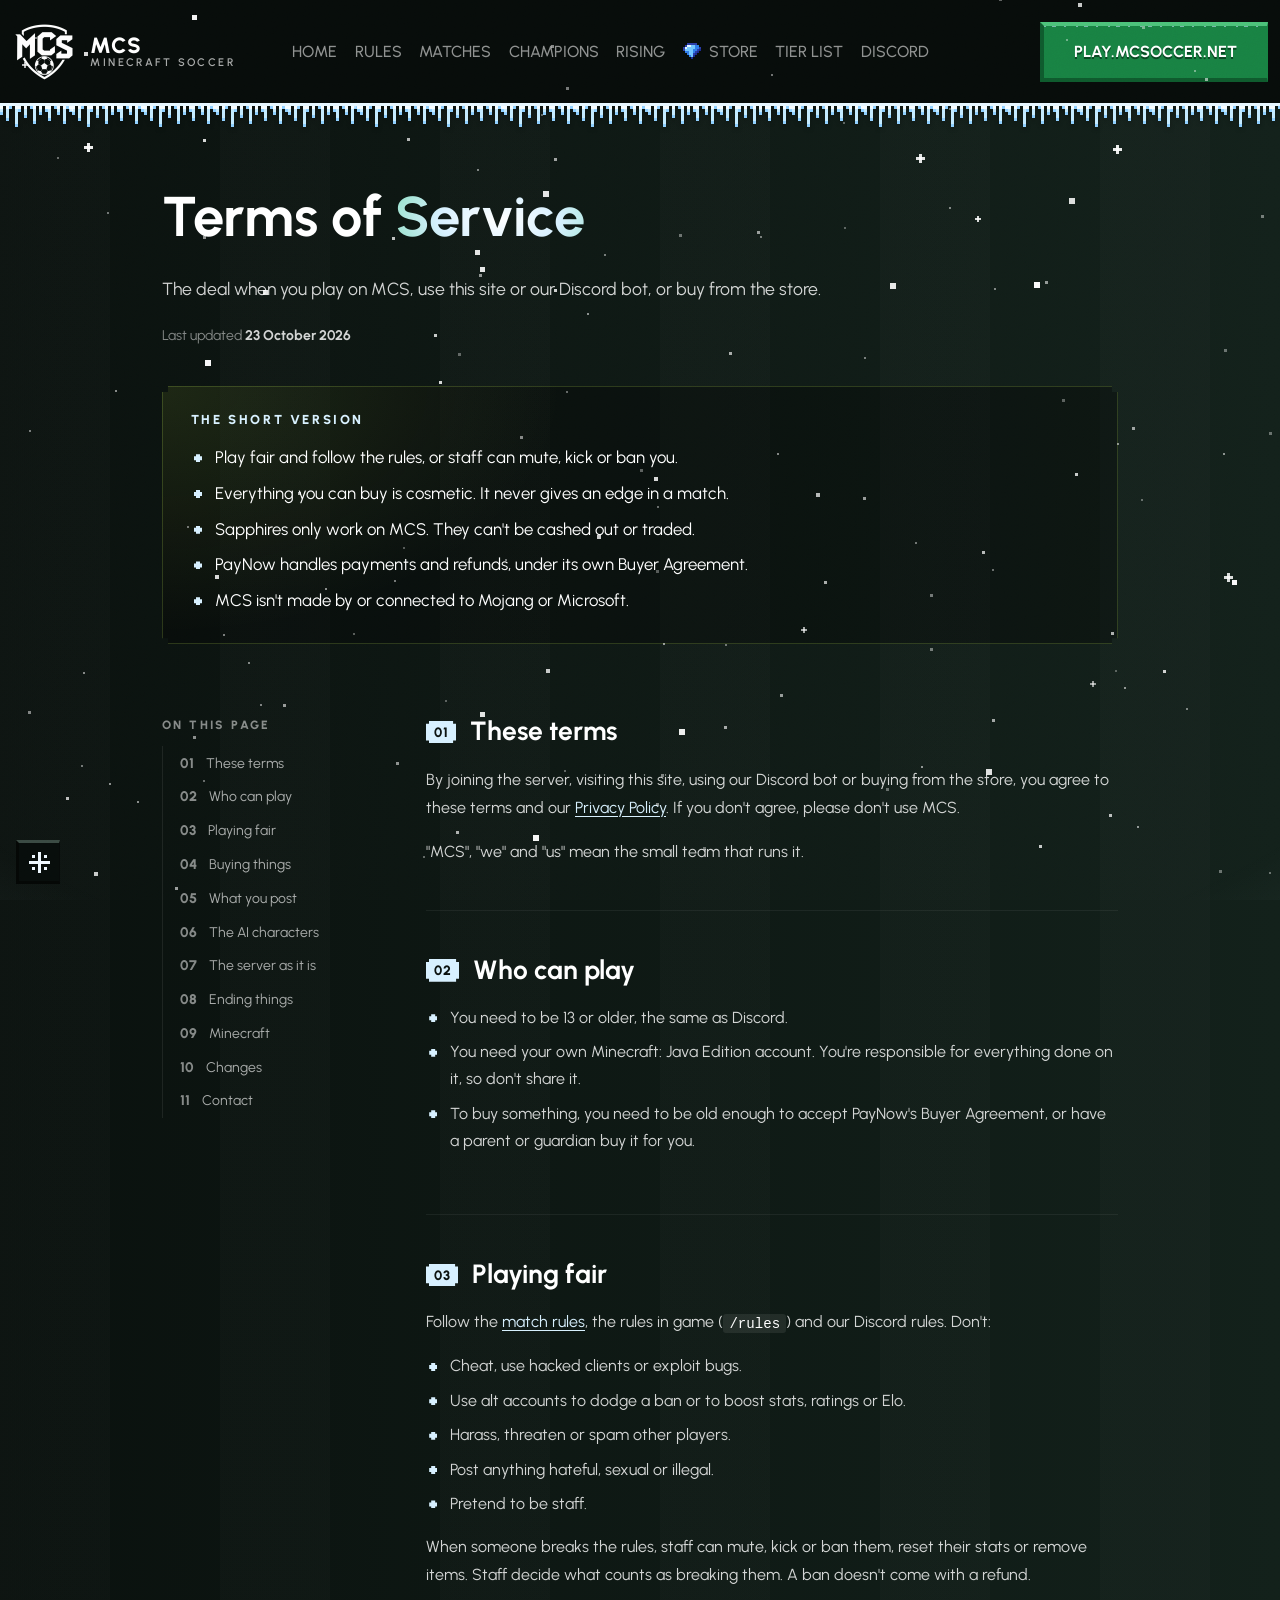
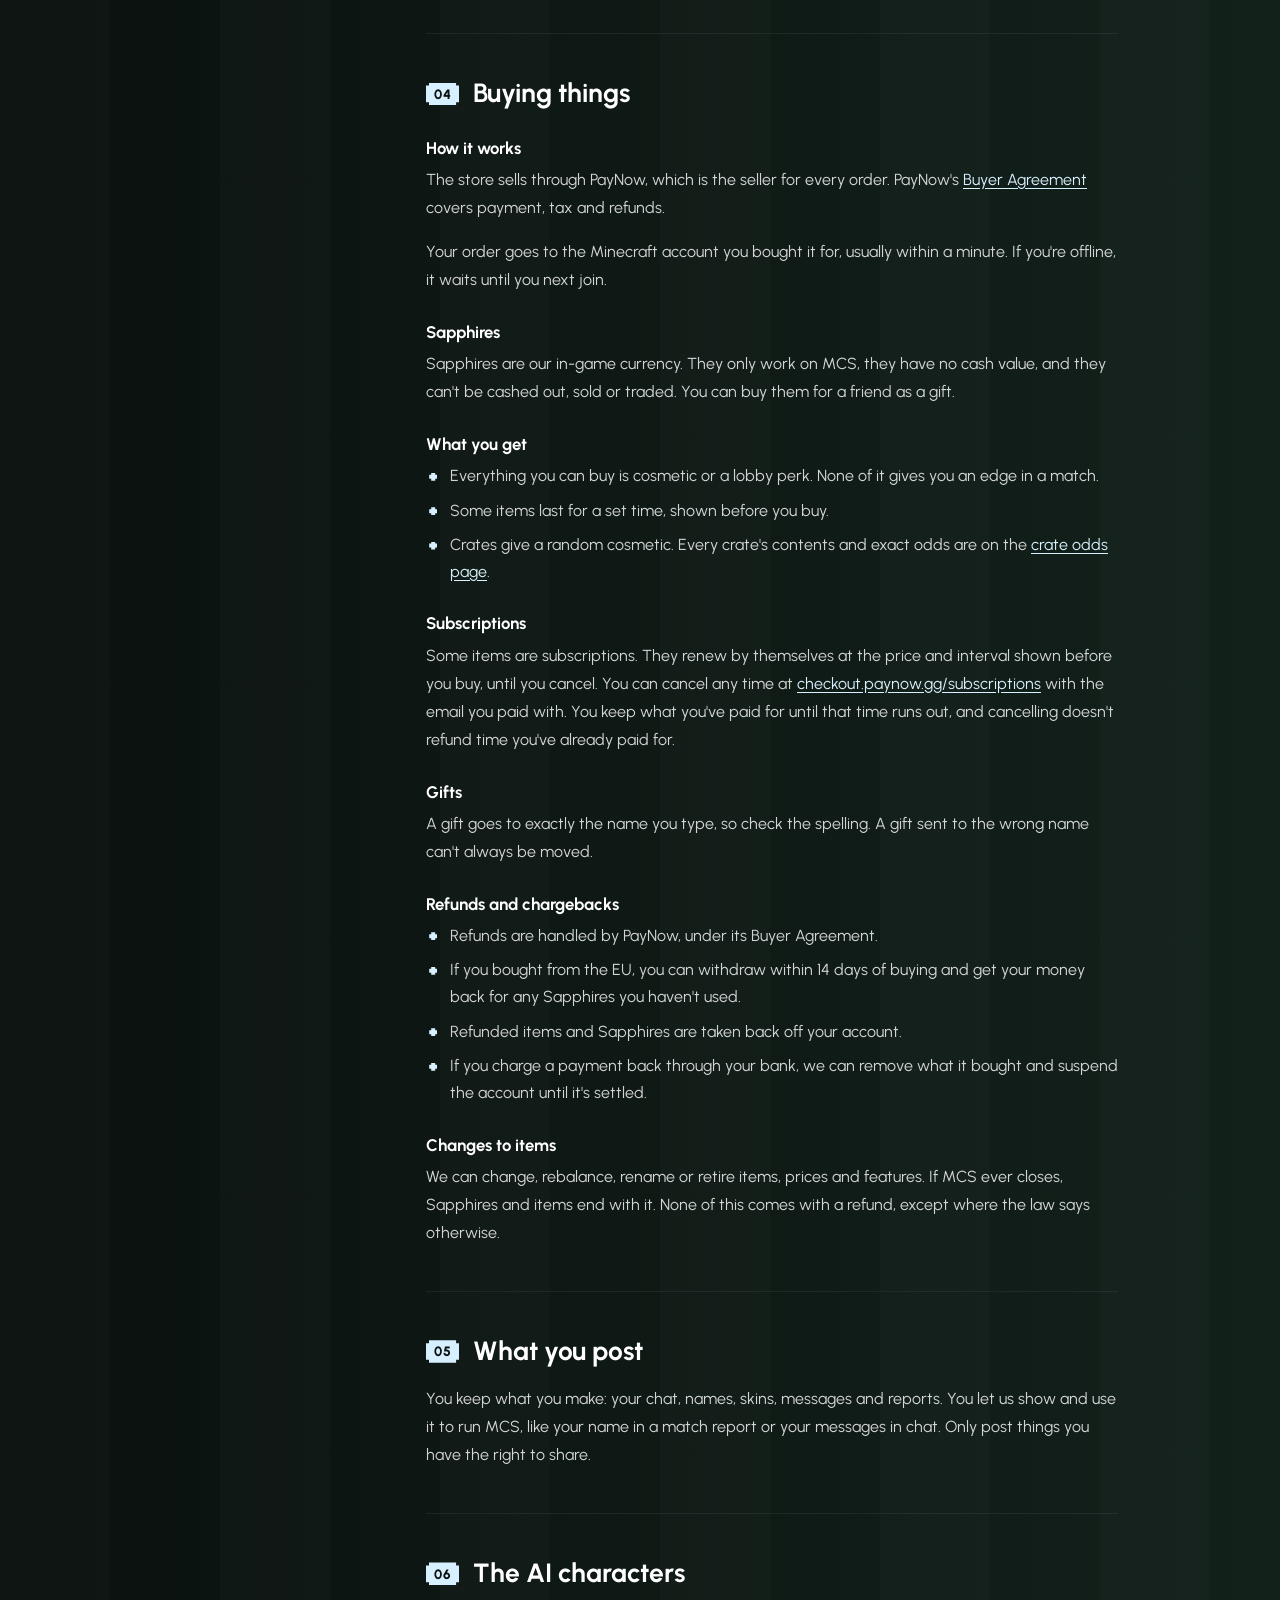
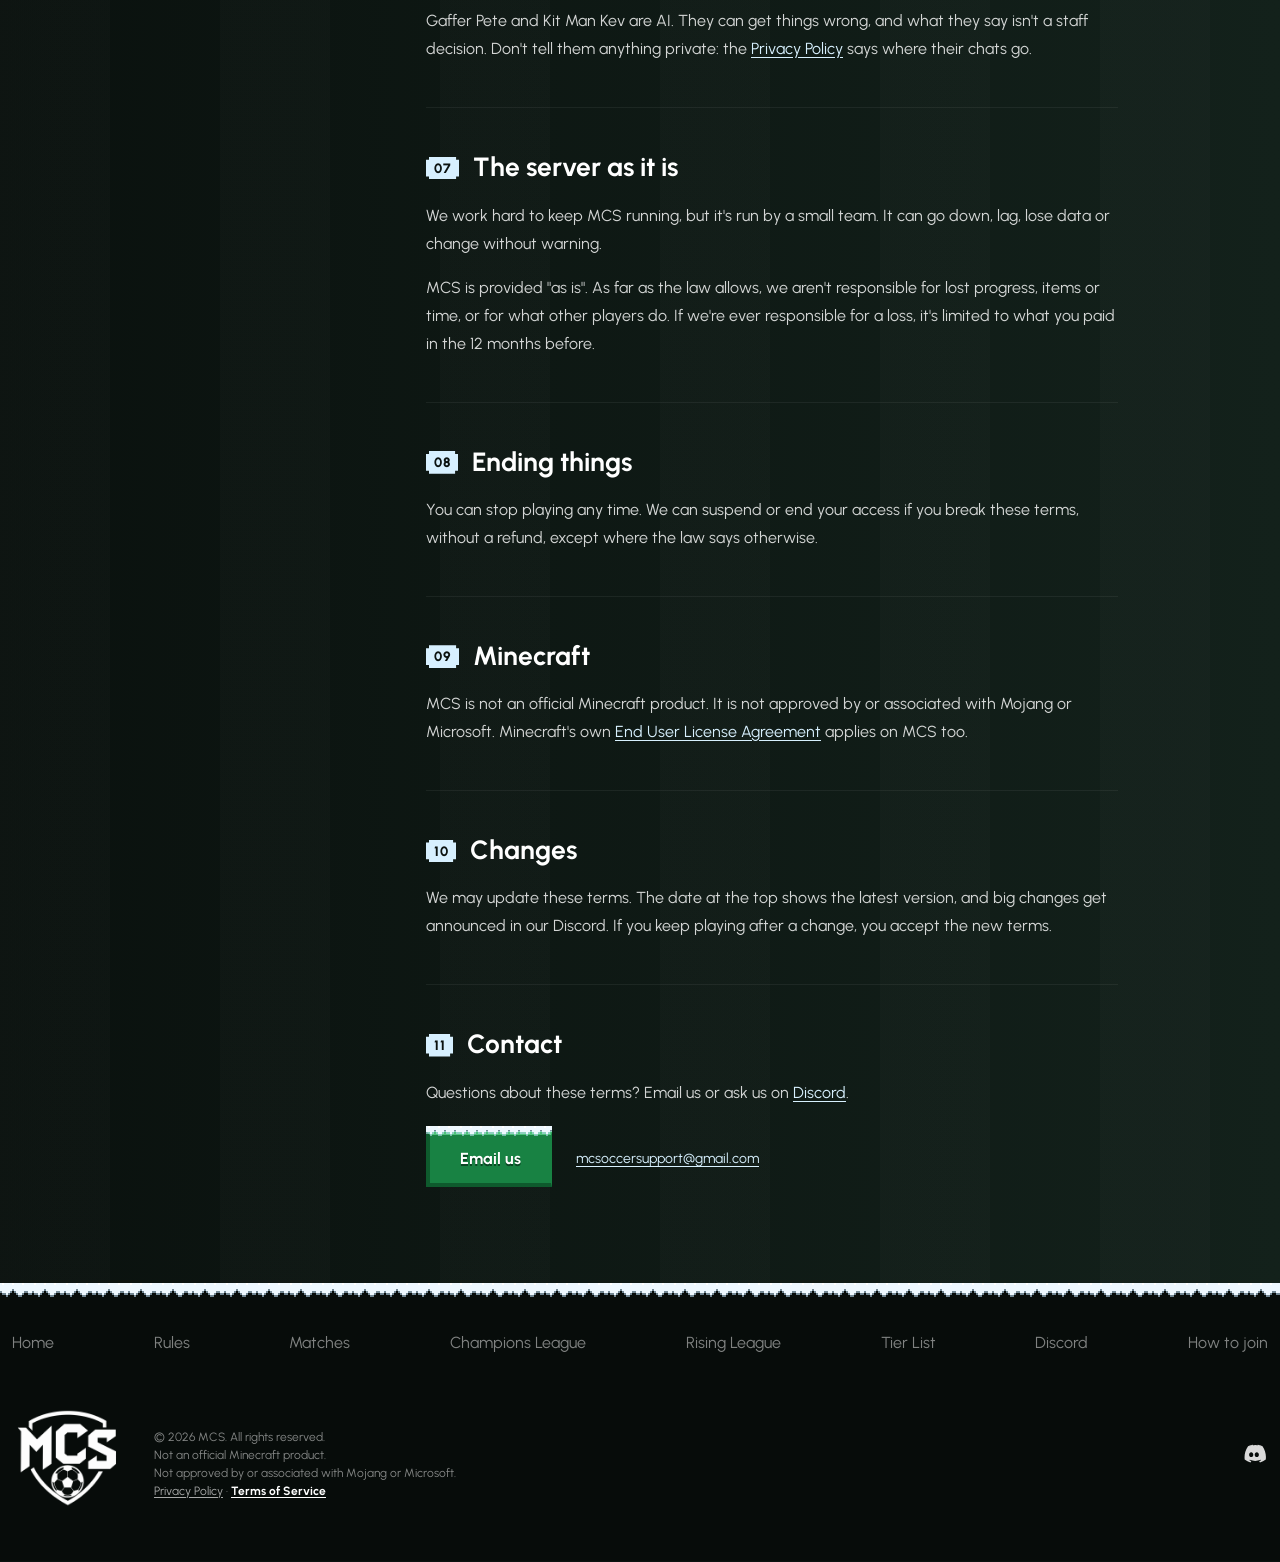
<file: terms/index.html>
<!DOCTYPE html>
<html lang="en">
<head>
<meta charset="utf-8" />
<meta name="viewport" content="width=device-width, initial-scale=1" />
<title>Terms of Service — MCS</title>
<meta name="description" content="The terms for playing on MCS, the Minecraft soccer server: who can play, fair play, Sapphires and purchases, refunds and more." />
<meta name="theme-color" content="#070c0a" />

<link rel="icon" href="../favicon.ico?v=e4392b99" sizes="32x32" />
<link rel="icon" type="image/svg+xml" href="../assets/img/icon.svg?v=5f522723" />
<link rel="apple-touch-icon" href="../assets/img/icon-180.png" />

<meta property="og:type" content="website" />
<meta property="og:site_name" content="MCS" />
<meta property="og:title" content="Terms of Service — MCS" />
<meta property="og:description" content="The deal when you play on MCS or buy from the store." />
<meta property="og:url" content="https://mcsoccer.net/terms/" />
<link rel="canonical" href="https://mcsoccer.net/terms/" />
<meta property="og:image" content="https://mcsoccer.net/assets/img/og.png" />
<meta name="twitter:card" content="summary_large_image" />

<link rel="preconnect" href="https://fonts.googleapis.com">
<link rel="preconnect" href="https://fonts.gstatic.com" crossorigin>
<link href="https://fonts.googleapis.com/css2?family=Urbanist:wght@400..800&display=swap" rel="stylesheet">
<link rel="stylesheet" href="../assets/css/site.css?v=37250625" />
<script>
  document.documentElement.classList.add("reveal-on");
  setTimeout(function () {
    if (!window.__mcsRevealReady) document.documentElement.classList.remove("reveal-on");
  }, 3000);
</script>
</head>
<body>

<nav class="nav" aria-label="Main">
  <div class="container">
    <a class="nav-brand" href="../" aria-label="MCS home">
      <img src="../assets/img/logo.png" alt="" width="64" height="64" />
      <span class="nav-brand-text"><b>MCS</b><span>Minecraft Soccer</span></span>
    </a>

    <ul class="nav-links">
      <li><a href="../">Home</a></li>
      <li><a href="../rules/">Rules</a></li>
      <li><a href="../matches/">Matches</a></li>
      <li class="nav-league"><a href="../champions-league/">Champions<span class="nav-league-word"> League</span></a></li>
      <li class="nav-league nav-rl"><a href="../rising-league/">Rising<span class="nav-league-word"> League</span></a></li>
      <li class="nav-cup" data-cup-nav hidden><a href="../cup/">Cup</a></li>
      <li class="nav-store" data-store-nav hidden><a href="../store/"><svg class="nav-gem px" viewBox="0 0 9 8" aria-hidden="true"><path fill="#2a3ca6" d="M2 0h5v1H2zM1 1h1v1H1zM0 2h1v2H0zM8 2h1v1H8zM7 3h1v1H7zM6 4h1v1H6zM5 5h1v1H5z"/><path fill="#e2f6ff" d="M2 1h2v1H2zM1 2h1v1H1z"/><path fill="#72c6ff" d="M4 1h2v1H4zM2 2h4v1H2zM1 3h4v1H1zM3 4h2v2H3zM4 6h1v1H4z"/><path fill="#2f7ceb" d="M6 1h2v2H6zM5 3h2v1H5zM1 4h2v1H1zM5 4h1v1H5zM2 5h1v1H2zM3 6h1v1H3z"/><path fill="#1b2a8f" d="M8 3h1v1H8zM7 4h1v1H7zM6 5h1v1H6zM5 6h1v1H5zM4 7h1v1H4z"/></svg>Store</a></li>
      <li><a data-tierlist-link href="../tiers/">Tier List</a></li>
      <li><a data-discord-link href="../#discord">Discord</a></li>
    </ul>

    <div class="nav-cta">
      <button class="btn address-btn" type="button" data-copy-address>
        <span class="slot">
          <span class="slot-main" data-address>PLAY.MCSOCCER.NET</span>
          <span class="slot-alt" aria-hidden="true">Copied to clipboard!</span>
        </span>
        <span class="visually-hidden"> (copy server address)</span>
      </button>
    </div>

    <button class="nav-toggle" type="button" aria-label="Open menu" aria-controls="drawer" aria-expanded="false" data-drawer-open>
      <svg viewBox="0 0 30 22" fill="none" aria-hidden="true"><path d="M2 3h26M2 11h26M2 19h26"/></svg>
    </button>
  </div>
</nav>

<div class="scrim" data-scrim></div>
<aside class="drawer" id="drawer" aria-label="Menu" aria-hidden="true" inert>
  <div class="drawer-head">
    <img src="../assets/img/logo.png" alt="MCS" />
    <button class="drawer-close" type="button" aria-label="Close menu" data-drawer-close><svg class="px" viewBox="0 0 10 10" aria-hidden="true"><path d="M0 0h2v2H0zM8 0h2v2H8zM2 2h2v2H2zM6 2h2v2H6zM4 4h2v2H4zM2 6h2v2H2zM6 6h2v2H6zM0 8h2v2H0zM8 8h2v2H8z"/></svg></button>
  </div>
  <ul>
    <li><a href="../">Home</a></li>
    <li><a href="../rules/">Rules</a></li>
    <li><a href="../matches/">Matches</a></li>
    <li class="nav-league"><a href="../champions-league/">Champions<span class="nav-league-word"> League</span></a></li>
    <li class="nav-league nav-rl"><a href="../rising-league/">Rising<span class="nav-league-word"> League</span></a></li>
    <li class="nav-cup" data-cup-nav hidden><a href="../cup/">Cup</a></li>
    <li class="nav-store" data-store-nav hidden><a href="../store/"><svg class="nav-gem px" viewBox="0 0 9 8" aria-hidden="true"><path fill="#2a3ca6" d="M2 0h5v1H2zM1 1h1v1H1zM0 2h1v2H0zM8 2h1v1H8zM7 3h1v1H7zM6 4h1v1H6zM5 5h1v1H5z"/><path fill="#e2f6ff" d="M2 1h2v1H2zM1 2h1v1H1z"/><path fill="#72c6ff" d="M4 1h2v1H4zM2 2h4v1H2zM1 3h4v1H1zM3 4h2v2H3zM4 6h1v1H4z"/><path fill="#2f7ceb" d="M6 1h2v2H6zM5 3h2v1H5zM1 4h2v1H1zM5 4h1v1H5zM2 5h1v1H2zM3 6h1v1H3z"/><path fill="#1b2a8f" d="M8 3h1v1H8zM7 4h1v1H7zM6 5h1v1H6zM5 6h1v1H5zM4 7h1v1H4z"/></svg>Store</a></li>
    <li><a data-tierlist-link href="../tiers/">Tier List</a></li>
    <li><a data-discord-link href="../#discord">Discord</a></li>
  </ul>
  <button class="btn" type="button" data-open-connect>Join Now</button>
</aside>

<main class="page legal">
  <div class="container">

    <h1 class="page-title" data-reveal="up">Terms of <span class="grad">Service</span></h1>
    <p class="page-intro" data-reveal="up" style="--delay:.15s">The deal when you play on MCS, use this site or our Discord bot, or buy from the store.</p>
    <p class="legal-meta" data-reveal="up" style="--delay:.22s">Last updated <b>23 October 2026</b></p>

    <section class="legal-short" aria-labelledby="short-title" data-reveal="up" style="--delay:.3s">
      <h2 id="short-title">The short version</h2>
      <ul>
        <li>Play fair and follow the rules, or staff can mute, kick or ban you.</li>
        <li>Everything you can buy is cosmetic. It never gives an edge in a match.</li>
        <li>Sapphires only work on MCS. They can't be cashed out or traded.</li>
        <li>PayNow handles payments and refunds, under its own Buyer Agreement.</li>
        <li>MCS isn't made by or connected to Mojang or Microsoft.</li>
      </ul>
    </section>

    <div class="legal-grid">
      <nav class="legal-toc" aria-label="On this page">
        <p class="legal-toc-title">On this page</p>
        <ol>
          <li><a href="#terms">These terms</a></li>
          <li><a href="#who">Who can play</a></li>
          <li><a href="#fair">Playing fair</a></li>
          <li><a href="#buying">Buying things</a></li>
          <li><a href="#content">What you post</a></li>
          <li><a href="#ai">The AI characters</a></li>
          <li><a href="#as-is">The server as it is</a></li>
          <li><a href="#ending">Ending things</a></li>
          <li><a href="#minecraft">Minecraft</a></li>
          <li><a href="#changes">Changes</a></li>
          <li><a href="#contact">Contact</a></li>
        </ol>
      </nav>

      <div class="legal-body">
        <section class="legal-sec" id="terms" aria-labelledby="terms-h">
          <h2 id="terms-h">These terms</h2>
          <p>By joining the server, visiting this site, using our Discord bot or buying from the store, you agree to these terms and our <a href="../privacy/">Privacy Policy</a>. If you don't agree, please don't use MCS.</p>
          <p>"MCS", "we" and "us" mean the small team that runs it.</p>
        </section>

        <section class="legal-sec" id="who" aria-labelledby="who-h">
          <h2 id="who-h">Who can play</h2>
          <ul>
            <li>You need to be 13 or older, the same as Discord.</li>
            <li>You need your own Minecraft: Java Edition account. You're responsible for everything done on it, so don't share it.</li>
            <li>To buy something, you need to be old enough to accept PayNow's Buyer Agreement, or have a parent or guardian buy it for you.</li>
          </ul>
        </section>

        <section class="legal-sec" id="fair" aria-labelledby="fair-h">
          <h2 id="fair-h">Playing fair</h2>
          <p>Follow the <a href="../rules/">match rules</a>, the rules in game (<code>/rules</code>) and our Discord rules. Don't:</p>
          <ul>
            <li>Cheat, use hacked clients or exploit bugs.</li>
            <li>Use alt accounts to dodge a ban or to boost stats, ratings or Elo.</li>
            <li>Harass, threaten or spam other players.</li>
            <li>Post anything hateful, sexual or illegal.</li>
            <li>Pretend to be staff.</li>
          </ul>
          <p>When someone breaks the rules, staff can mute, kick or ban them, reset their stats or remove items. Staff decide what counts as breaking them. A ban doesn't come with a refund.</p>
        </section>

        <section class="legal-sec" id="buying" aria-labelledby="buying-h">
          <h2 id="buying-h">Buying things</h2>
          <h3>How it works</h3>
          <p>The store sells through PayNow, which is the seller for every order. PayNow's <a href="https://paynow.gg/legal/buyer-agreement" target="_blank" rel="noopener">Buyer Agreement</a> covers payment, tax and refunds.</p>
          <p>Your order goes to the Minecraft account you bought it for, usually within a minute. If you're offline, it waits until you next join.</p>
          <h3>Sapphires</h3>
          <p>Sapphires are our in-game currency. They only work on MCS, they have no cash value, and they can't be cashed out, sold or traded. You can buy them for a friend as a gift.</p>
          <h3>What you get</h3>
          <ul>
            <li>Everything you can buy is cosmetic or a lobby perk. None of it gives you an edge in a match.</li>
            <li>Some items last for a set time, shown before you buy.</li>
            <li>Crates give a random cosmetic. Every crate's contents and exact odds are on the <a href="../crates/">crate odds page</a>.</li>
          </ul>
          <h3>Subscriptions</h3>
          <p>Some items are subscriptions. They renew by themselves at the price and interval shown before you buy, until you cancel. You can cancel any time at <a href="https://checkout.paynow.gg/subscriptions" target="_blank" rel="noopener">checkout.paynow.gg/subscriptions</a> with the email you paid with. You keep what you've paid for until that time runs out, and cancelling doesn't refund time you've already paid for.</p>
          <h3>Gifts</h3>
          <p>A gift goes to exactly the name you type, so check the spelling. A gift sent to the wrong name can't always be moved.</p>
          <h3>Refunds and chargebacks</h3>
          <ul>
            <li>Refunds are handled by PayNow, under its Buyer Agreement.</li>
            <li>If you bought from the EU, you can withdraw within 14 days of buying and get your money back for any Sapphires you haven't used.</li>
            <li>Refunded items and Sapphires are taken back off your account.</li>
            <li>If you charge a payment back through your bank, we can remove what it bought and suspend the account until it's settled.</li>
          </ul>
          <h3>Changes to items</h3>
          <p>We can change, rebalance, rename or retire items, prices and features. If MCS ever closes, Sapphires and items end with it. None of this comes with a refund, except where the law says otherwise.</p>
        </section>

        <section class="legal-sec" id="content" aria-labelledby="content-h">
          <h2 id="content-h">What you post</h2>
          <p>You keep what you make: your chat, names, skins, messages and reports. You let us show and use it to run MCS, like your name in a match report or your messages in chat. Only post things you have the right to share.</p>
        </section>

        <section class="legal-sec" id="ai" aria-labelledby="ai-h">
          <h2 id="ai-h">The AI characters</h2>
          <p>Gaffer Pete and Kit Man Kev are AI. They can get things wrong, and what they say isn't a staff decision. Don't tell them anything private: the <a href="../privacy/#collect">Privacy Policy</a> says where their chats go.</p>
        </section>

        <section class="legal-sec" id="as-is" aria-labelledby="as-is-h">
          <h2 id="as-is-h">The server as it is</h2>
          <p>We work hard to keep MCS running, but it's run by a small team. It can go down, lag, lose data or change without warning.</p>
          <p>MCS is provided "as is". As far as the law allows, we aren't responsible for lost progress, items or time, or for what other players do. If we're ever responsible for a loss, it's limited to what you paid in the 12 months before.</p>
        </section>

        <section class="legal-sec" id="ending" aria-labelledby="ending-h">
          <h2 id="ending-h">Ending things</h2>
          <p>You can stop playing any time. We can suspend or end your access if you break these terms, without a refund, except where the law says otherwise.</p>
        </section>

        <section class="legal-sec" id="minecraft" aria-labelledby="minecraft-h">
          <h2 id="minecraft-h">Minecraft</h2>
          <p>MCS is not an official Minecraft product. It is not approved by or associated with Mojang or Microsoft. Minecraft's own <a href="https://www.minecraft.net/eula" target="_blank" rel="noopener">End User License Agreement</a> applies on MCS too.</p>
        </section>

        <section class="legal-sec" id="changes" aria-labelledby="changes-h">
          <h2 id="changes-h">Changes</h2>
          <p>We may update these terms. The date at the top shows the latest version, and big changes get announced in our Discord. If you keep playing after a change, you accept the new terms.</p>
        </section>

        <section class="legal-sec" id="contact" aria-labelledby="contact-h">
          <h2 id="contact-h">Contact</h2>
          <p>Questions about these terms? Email us or ask us on <a data-discord-link href="../#discord">Discord</a>.</p>
          <div class="legal-contact">
            <a class="btn" href="mailto:mcsoccersupport@gmail.com">Email us</a>
            <span><a href="mailto:mcsoccersupport@gmail.com">mcsoccersupport@gmail.com</a></span>
          </div>
        </section>
      </div>
    </div>

  </div>
</main>

<footer class="footer">
  <div class="container">
    <ul class="footer-links">
      <li><a href="../">Home</a></li>
      <li><a href="../rules/">Rules</a></li>
      <li><a href="../matches/">Matches</a></li>
      <li><a href="../champions-league/">Champions League</a></li>
      <li><a href="../rising-league/">Rising League</a></li>
      <li><a data-tierlist-link href="../tiers/">Tier List</a></li>
      <li><a data-discord-link href="../#discord">Discord</a></li>
      <li><a href="#" data-open-connect>How to join</a></li>
    </ul>

    <div class="footer-row">
      <div class="footer-brand">
        <img src="../assets/img/logo.png" alt="MCS" loading="lazy" />
        <p class="footer-legal">
          &copy; <span data-year>2026</span> MCS. All rights reserved.<br>
          Not an official Minecraft product.<br>
          Not approved by or associated with Mojang or Microsoft.<br>
          <span class="footer-policy"><a href="../privacy/">Privacy Policy</a> &middot; <a href="../terms/" aria-current="page">Terms of Service</a></span>
        </p>
      </div>
      <ul class="footer-social">
        <li><a data-discord-link href="../#discord" aria-label="Discord"><svg viewBox="0 0 24 24" aria-hidden="true"><path d="M19.3 5.3A16.6 16.6 0 0 0 15.2 4l-.2.4a15.5 15.5 0 0 1 3.6 1.2 12.6 12.6 0 0 0-10.9 0A15.5 15.5 0 0 1 11.2 4.4L11 4a16.6 16.6 0 0 0-4.1 1.3C4.3 9.2 3.6 13 4 16.7a16.7 16.7 0 0 0 5 2.6l.7-1.2a10.8 10.8 0 0 1-1.7-.8l.4-.3a11.9 11.9 0 0 0 9.3 0l.4.3a10.8 10.8 0 0 1-1.7.8l.7 1.2a16.7 16.7 0 0 0 5-2.6c.5-4.3-.6-8.1-2.8-11.4ZM9.6 14.6c-1 0-1.8-.9-1.8-2s.8-2 1.8-2 1.8.9 1.8 2-.8 2-1.8 2Zm4.8 0c-1 0-1.8-.9-1.8-2s.8-2 1.8-2 1.8.9 1.8 2-.8 2-1.8 2Z"/></svg></a></li>
      </ul>
    </div>
  </div>
</footer>

<div class="modal" id="connect" role="dialog" aria-modal="true" aria-labelledby="connect-title" aria-hidden="true" inert>
  <div class="modal-box">
    <button class="modal-close" type="button" aria-label="Close" data-close-connect><svg class="px" viewBox="0 0 10 10" aria-hidden="true"><path d="M0 0h2v2H0zM8 0h2v2H8zM2 2h2v2H2zM6 2h2v2H6zM4 4h2v2H4zM2 6h2v2H2zM6 6h2v2H6zM0 8h2v2H0zM8 8h2v2H8z"/></svg></button>
    <div class="modal-head">
      <img src="../assets/img/logo.png" alt="" />
      <div>
        <h2 id="connect-title">Connect to the <span class="grad">server</span></h2>
      </div>
    </div>
    <ol class="steps">
      <li>Open <b>Minecraft: Java Edition</b> 1.21.4 or newer and go to <b>Multiplayer</b>.</li>
      <li>Click <b>Add Server</b> and enter
        <button class="chip" type="button" data-copy-address>
          <span data-address>play.mcsoccer.net</span>
          <svg class="px" viewBox="0 0 16 16" aria-hidden="true"><path d="M5 1h10v10h-2V3H5z"/><path fill-rule="evenodd" d="M1 5h10v10H1zM3 7v6h6V7z"/></svg><span class="visually-hidden"> (copy)</span>
        </button>
      </li>
      <li>Join, and <b>accept the resource pack</b>. It carries the kits, crests and goals, so the server needs it.</li>
      <li>Walk into a pitch's <b>ready zone</b> and the match starts itself.</li>
    </ol>
    <p class="modal-note">Click the address to copy it.</p>
    <p class="visually-hidden" role="status" data-status></p>
    <button class="btn" type="button" data-close-connect>
      Got it
      <svg class="arrow" viewBox="0 0 10 17" aria-hidden="true"><path d="M0 0h2v2h2v2h2v2h2v2h2v1h-2v2H6v2H4v2H2v2H0z"/></svg>
    </button>
  </div>
</div>

<script src="../site.config.js?v=acda6977"></script>
<script src="../assets/js/site.js?v=279d97a1"></script>
</body>
</html>
</file>
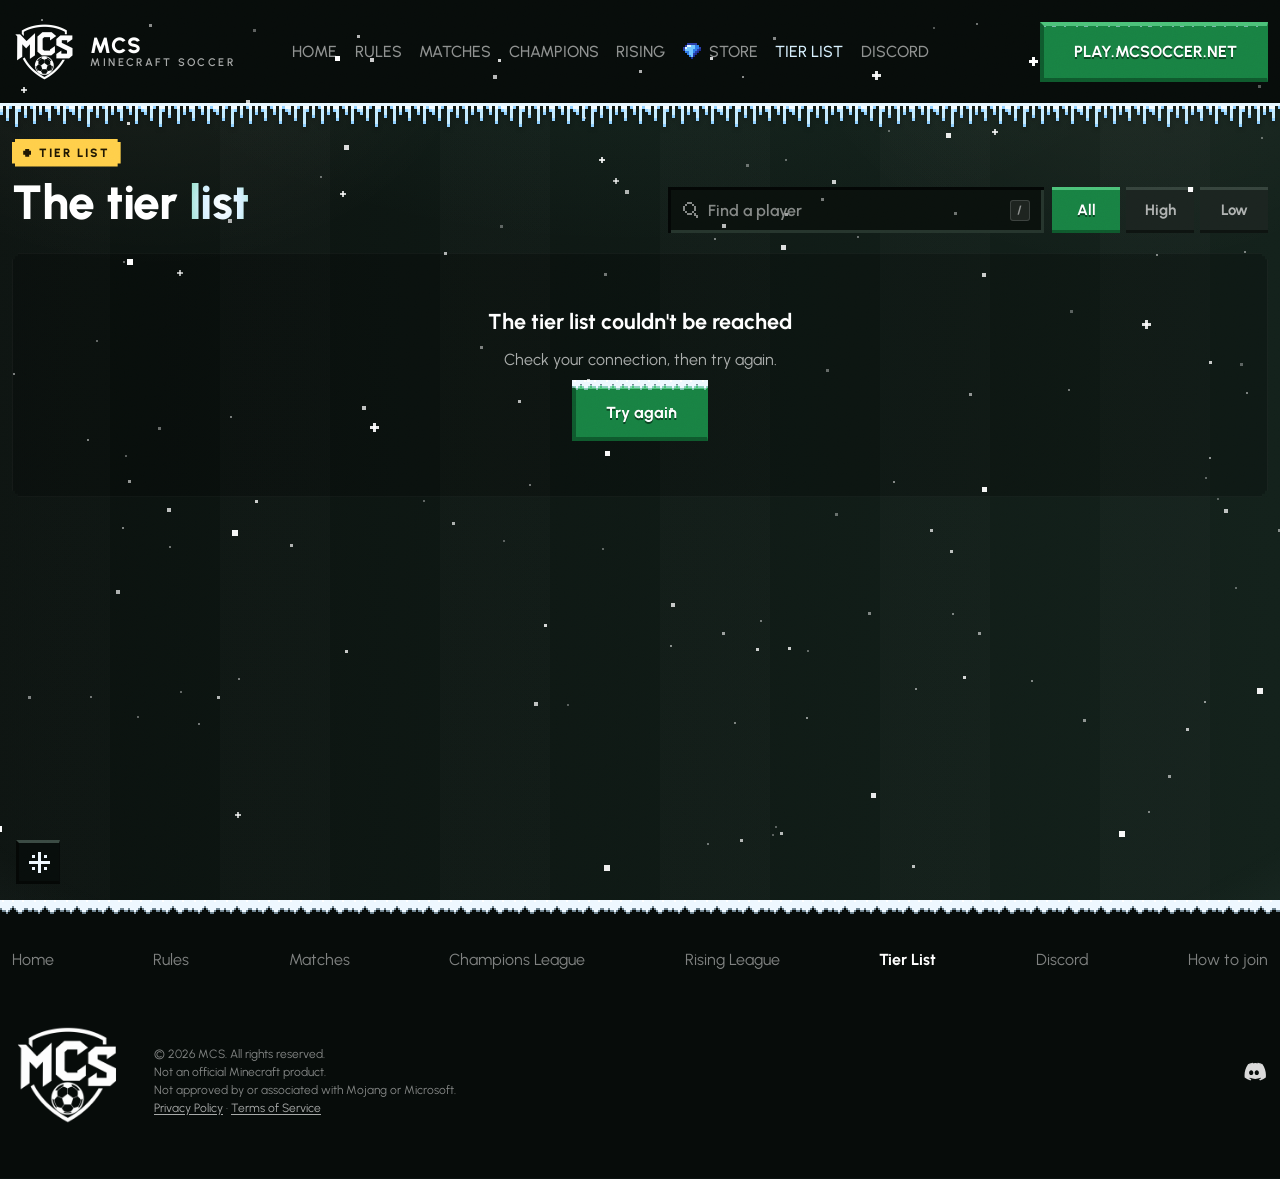
<file: tiers/index.html>
<!DOCTYPE html>
<html lang="en">
<head>
<meta charset="utf-8" />
<meta name="viewport" content="width=device-width, initial-scale=1" />
<title>Tier list — MCS</title>
<meta name="description" content="The MCS tier list: the best Minecraft soccer players, tier by tier, from Tier 1 down to Tier 7." />
<meta name="theme-color" content="#070c0a" />

<link rel="icon" href="../favicon.ico?v=e4392b99" sizes="32x32" />
<link rel="icon" type="image/svg+xml" href="../assets/img/icon.svg?v=5f522723" />
<link rel="apple-touch-icon" href="../assets/img/icon-180.png" />

<meta property="og:type" content="website" />
<meta property="og:site_name" content="MCS" />
<meta property="og:title" content="Tier list — MCS" />
<meta property="og:description" content="Every tested MCS player, tier by tier." />
<meta property="og:url" content="https://mcsoccer.net/tiers/" />
<link rel="canonical" href="https://mcsoccer.net/tiers/" />
<meta property="og:image" content="https://mcsoccer.net/assets/img/og.png" />
<meta name="twitter:card" content="summary_large_image" />

<link rel="preconnect" href="https://fonts.googleapis.com">
<link rel="preconnect" href="https://fonts.gstatic.com" crossorigin>
<link href="https://fonts.googleapis.com/css2?family=Urbanist:wght@400..800&display=swap" rel="stylesheet">
<link rel="stylesheet" href="../assets/css/site.css?v=37250625" />
<link rel="stylesheet" href="../assets/css/tiers.css?v=3f8ef491" />
<script>
  document.documentElement.classList.add("reveal-on");
  setTimeout(function () {
    if (!window.__mcsRevealReady) document.documentElement.classList.remove("reveal-on");
  }, 3000);
</script>
</head>
<body>

<nav class="nav" aria-label="Main">
  <div class="container">
    <a class="nav-brand" href="../" aria-label="MCS home">
      <img src="../assets/img/logo.png" alt="" width="64" height="64" />
      <span class="nav-brand-text"><b>MCS</b><span>Minecraft Soccer</span></span>
    </a>

    <ul class="nav-links">
      <li><a href="../">Home</a></li>
      <li><a href="../rules/">Rules</a></li>
      <li><a href="../matches/">Matches</a></li>
      <li class="nav-league"><a href="../champions-league/">Champions<span class="nav-league-word"> League</span></a></li>
      <li class="nav-league nav-rl"><a href="../rising-league/">Rising<span class="nav-league-word"> League</span></a></li>
      <li class="nav-cup" data-cup-nav hidden><a href="../cup/">Cup</a></li>
      <li class="nav-store" data-store-nav hidden><a href="../store/"><svg class="nav-gem px" viewBox="0 0 9 8" aria-hidden="true"><path fill="#2a3ca6" d="M2 0h5v1H2zM1 1h1v1H1zM0 2h1v2H0zM8 2h1v1H8zM7 3h1v1H7zM6 4h1v1H6zM5 5h1v1H5z"/><path fill="#e2f6ff" d="M2 1h2v1H2zM1 2h1v1H1z"/><path fill="#72c6ff" d="M4 1h2v1H4zM2 2h4v1H2zM1 3h4v1H1zM3 4h2v2H3zM4 6h1v1H4z"/><path fill="#2f7ceb" d="M6 1h2v2H6zM5 3h2v1H5zM1 4h2v1H1zM5 4h1v1H5zM2 5h1v1H2zM3 6h1v1H3z"/><path fill="#1b2a8f" d="M8 3h1v1H8zM7 4h1v1H7zM6 5h1v1H6zM5 6h1v1H5zM4 7h1v1H4z"/></svg>Store</a></li>
      <li><a data-tierlist-link href="./" aria-current="page">Tier List</a></li>
      <li><a data-discord-link href="../#discord">Discord</a></li>
    </ul>

    <div class="nav-cta">
      <button class="btn address-btn" type="button" data-copy-address>
        <span class="slot">
          <span class="slot-main" data-address>PLAY.MCSOCCER.NET</span>
          <span class="slot-alt" aria-hidden="true">Copied to clipboard!</span>
        </span>
        <span class="visually-hidden"> (copy server address)</span>
      </button>
    </div>

    <button class="nav-toggle" type="button" aria-label="Open menu" aria-controls="drawer" aria-expanded="false" data-drawer-open>
      <svg viewBox="0 0 30 22" fill="none" aria-hidden="true"><path d="M2 3h26M2 11h26M2 19h26"/></svg>
    </button>
  </div>
</nav>

<div class="scrim" data-scrim></div>
<aside class="drawer" id="drawer" aria-label="Menu" aria-hidden="true" inert>
  <div class="drawer-head">
    <img src="../assets/img/logo.png" alt="MCS" />
    <button class="drawer-close" type="button" aria-label="Close menu" data-drawer-close><svg class="px" viewBox="0 0 10 10" aria-hidden="true"><path d="M0 0h2v2H0zM8 0h2v2H8zM2 2h2v2H2zM6 2h2v2H6zM4 4h2v2H4zM2 6h2v2H2zM6 6h2v2H6zM0 8h2v2H0zM8 8h2v2H8z"/></svg></button>
  </div>
  <ul>
    <li><a href="../">Home</a></li>
    <li><a href="../rules/">Rules</a></li>
    <li><a href="../matches/">Matches</a></li>
    <li class="nav-league"><a href="../champions-league/">Champions<span class="nav-league-word"> League</span></a></li>
    <li class="nav-league nav-rl"><a href="../rising-league/">Rising<span class="nav-league-word"> League</span></a></li>
    <li class="nav-cup" data-cup-nav hidden><a href="../cup/">Cup</a></li>
    <li class="nav-store" data-store-nav hidden><a href="../store/"><svg class="nav-gem px" viewBox="0 0 9 8" aria-hidden="true"><path fill="#2a3ca6" d="M2 0h5v1H2zM1 1h1v1H1zM0 2h1v2H0zM8 2h1v1H8zM7 3h1v1H7zM6 4h1v1H6zM5 5h1v1H5z"/><path fill="#e2f6ff" d="M2 1h2v1H2zM1 2h1v1H1z"/><path fill="#72c6ff" d="M4 1h2v1H4zM2 2h4v1H2zM1 3h4v1H1zM3 4h2v2H3zM4 6h1v1H4z"/><path fill="#2f7ceb" d="M6 1h2v2H6zM5 3h2v1H5zM1 4h2v1H1zM5 4h1v1H5zM2 5h1v1H2zM3 6h1v1H3z"/><path fill="#1b2a8f" d="M8 3h1v1H8zM7 4h1v1H7zM6 5h1v1H6zM5 6h1v1H5zM4 7h1v1H4z"/></svg>Store</a></li>
    <li><a data-tierlist-link href="./" aria-current="page">Tier List</a></li>
    <li><a data-discord-link href="../#discord">Discord</a></li>
  </ul>
  <button class="btn" type="button" data-open-connect>Join Now</button>
</aside>

<main class="page tl" data-tl>
  <div class="tl-glow" aria-hidden="true"></div>
  <div class="container">

    <header class="tl-top">
      <div class="tl-top-text">
        <p class="tl-kicker"><i aria-hidden="true"></i>Tier list</p>
        <h1 class="tl-title">The tier <span class="grad">list</span></h1>
        <p class="tl-meta" data-tl-meta hidden><span><b data-tl-count></b> players</span><span><b data-tl-tiers></b> tiers</span><span data-tl-updated-wrap hidden>Updated <b data-tl-updated></b></span></p>
      </div>
      <div class="tl-bar">
        <label class="tl-search">
          <svg class="px" viewBox="0 0 16 16" aria-hidden="true"><path d="M5 0h5v2H5zM3 2h2v2H3zM10 2h2v2h-2zM1 4h2v5H1zM12 4h2v5h-2zM3 9h2v2H3zM10 9h2v2h-2zM5 11h5v2H5zM12 11h2v2h-2zM14 13h2v3h-2zM12 13h2v1h-2z"/></svg>
          <span class="visually-hidden">Find a player</span>
          <input type="search" data-tl-search placeholder="Find a player" maxlength="16" autocomplete="off" autocapitalize="off" spellcheck="false" />
          <kbd aria-hidden="true">/</kbd>
        </label>
        <div class="tl-seg" role="group" aria-label="Show">
          <button type="button" data-tl-band="all" aria-pressed="true">All</button>
          <button type="button" data-tl-band="high" aria-pressed="false">High</button>
          <button type="button" data-tl-band="low" aria-pressed="false">Low</button>
        </div>
      </div>
    </header>

    <p class="visually-hidden" role="status" data-tl-status></p>
    <!-- tiers.js draws the seven tier columns here -->
    <section class="tl-board" data-tl-board aria-label="Tiers" aria-busy="true">
      <div class="tl-state"><p>Loading the tier list&hellip;</p></div>
      <noscript><div class="tl-state"><h2>The tier list needs JavaScript</h2><p>Turn it on for this site to see the tiers.</p></div></noscript>
    </section>
  </div>
</main>

<!-- a player's card: opened from any player, or straight from ?p=<name> -->
<dialog class="tl-dlg" data-tl-card aria-labelledby="tl-dlg-name">
  <div class="tl-dlg-box">
    <button class="tl-dlg-x" type="button" aria-label="Close" data-tl-close><svg class="px" viewBox="0 0 10 10" aria-hidden="true"><path d="M0 0h2v2H0zM8 0h2v2H8zM2 2h2v2H2zM6 2h2v2H6zM4 4h2v2H4zM2 6h2v2H2zM6 6h2v2H6zM0 8h2v2H0zM8 8h2v2H8z"/></svg></button>
    <div class="tl-dlg-art"><img data-tl-body width="112" height="252" alt="" /></div>
    <div class="tl-dlg-info">
      <p class="tl-dlg-tier"><img data-tl-badge width="22" height="22" alt="" /><span data-tl-tier></span></p>
      <h2 id="tl-dlg-name" data-tl-name></h2>
      <p class="tl-dlg-sub" data-tl-place></p>
      <div class="tl-dlg-links">
        <a class="btn" data-tl-stats href="../matches/">MCS stats
          <svg class="arrow" viewBox="0 0 10 17" aria-hidden="true"><path d="M0 0h2v2h2v2h2v2h2v2h2v1h-2v2H6v2H4v2H2v2H0z"/></svg>
        </a>
        <a class="more" data-tl-namemc href="https://namemc.com/" target="_blank" rel="noopener">NameMC <svg viewBox="0 0 8 10" aria-hidden="true"><path d="M0 0l8 5-8 5z"/></svg></a>
      </div>
    </div>
  </div>
</dialog>

<footer class="footer">
  <div class="container">
    <ul class="footer-links">
      <li><a href="../">Home</a></li>
      <li><a href="../rules/">Rules</a></li>
      <li><a href="../matches/">Matches</a></li>
      <li><a href="../champions-league/">Champions League</a></li>
      <li><a href="../rising-league/">Rising League</a></li>
      <li><a data-tierlist-link href="./" aria-current="page">Tier List</a></li>
      <li><a data-discord-link href="../#discord">Discord</a></li>
      <li><a href="#" data-open-connect>How to join</a></li>
    </ul>

    <div class="footer-row">
      <div class="footer-brand">
        <img src="../assets/img/logo.png" alt="MCS" loading="lazy" />
        <p class="footer-legal">
          &copy; <span data-year>2026</span> MCS. All rights reserved.<br>
          Not an official Minecraft product.<br>
          Not approved by or associated with Mojang or Microsoft.<br>
          <span class="footer-policy"><a href="../privacy/">Privacy Policy</a> &middot; <a href="../terms/">Terms of Service</a></span>
        </p>
      </div>
      <ul class="footer-social">
        <li><a data-discord-link href="../#discord" aria-label="Discord"><svg viewBox="0 0 24 24" aria-hidden="true"><path d="M19.3 5.3A16.6 16.6 0 0 0 15.2 4l-.2.4a15.5 15.5 0 0 1 3.6 1.2 12.6 12.6 0 0 0-10.9 0A15.5 15.5 0 0 1 11.2 4.4L11 4a16.6 16.6 0 0 0-4.1 1.3C4.3 9.2 3.6 13 4 16.7a16.7 16.7 0 0 0 5 2.6l.7-1.2a10.8 10.8 0 0 1-1.7-.8l.4-.3a11.9 11.9 0 0 0 9.3 0l.4.3a10.8 10.8 0 0 1-1.7.8l.7 1.2a16.7 16.7 0 0 0 5-2.6c.5-4.3-.6-8.1-2.8-11.4ZM9.6 14.6c-1 0-1.8-.9-1.8-2s.8-2 1.8-2 1.8.9 1.8 2-.8 2-1.8 2Zm4.8 0c-1 0-1.8-.9-1.8-2s.8-2 1.8-2 1.8.9 1.8 2-.8 2-1.8 2Z"/></svg></a></li>
      </ul>
    </div>
  </div>
</footer>

<div class="modal" id="connect" role="dialog" aria-modal="true" aria-labelledby="connect-title" aria-hidden="true" inert>
  <div class="modal-box">
    <button class="modal-close" type="button" aria-label="Close" data-close-connect><svg class="px" viewBox="0 0 10 10" aria-hidden="true"><path d="M0 0h2v2H0zM8 0h2v2H8zM2 2h2v2H2zM6 2h2v2H6zM4 4h2v2H4zM2 6h2v2H2zM6 6h2v2H6zM0 8h2v2H0zM8 8h2v2H8z"/></svg></button>
    <div class="modal-head">
      <img src="../assets/img/logo.png" alt="" />
      <div>
        <h2 id="connect-title">Connect to the <span class="grad">server</span></h2>
      </div>
    </div>
    <ol class="steps">
      <li>Open <b>Minecraft: Java Edition</b> 1.21.4 or newer and go to <b>Multiplayer</b>.</li>
      <li>Click <b>Add Server</b> and enter
        <button class="chip" type="button" data-copy-address>
          <span data-address>play.mcsoccer.net</span>
          <svg class="px" viewBox="0 0 16 16" aria-hidden="true"><path d="M5 1h10v10h-2V3H5z"/><path fill-rule="evenodd" d="M1 5h10v10H1zM3 7v6h6V7z"/></svg><span class="visually-hidden"> (copy)</span>
        </button>
      </li>
      <li>Join, and <b>accept the resource pack</b>. It carries the kits, crests and goals, so the server needs it.</li>
      <li>Walk into a pitch's <b>ready zone</b> and the match starts itself.</li>
    </ol>
    <p class="modal-note">Click the address to copy it.</p>
    <p class="visually-hidden" role="status" data-status></p>
    <button class="btn" type="button" data-close-connect>
      Got it
      <svg class="arrow" viewBox="0 0 10 17" aria-hidden="true"><path d="M0 0h2v2h2v2h2v2h2v2h2v1h-2v2H6v2H4v2H2v2H0z"/></svg>
    </button>
  </div>
</div>

<script src="../site.config.js?v=acda6977"></script>
<script src="../assets/js/site.js?v=279d97a1"></script>
<script src="../assets/js/tiers.js?v=43a3f62a"></script>
</body>
</html>
</file>
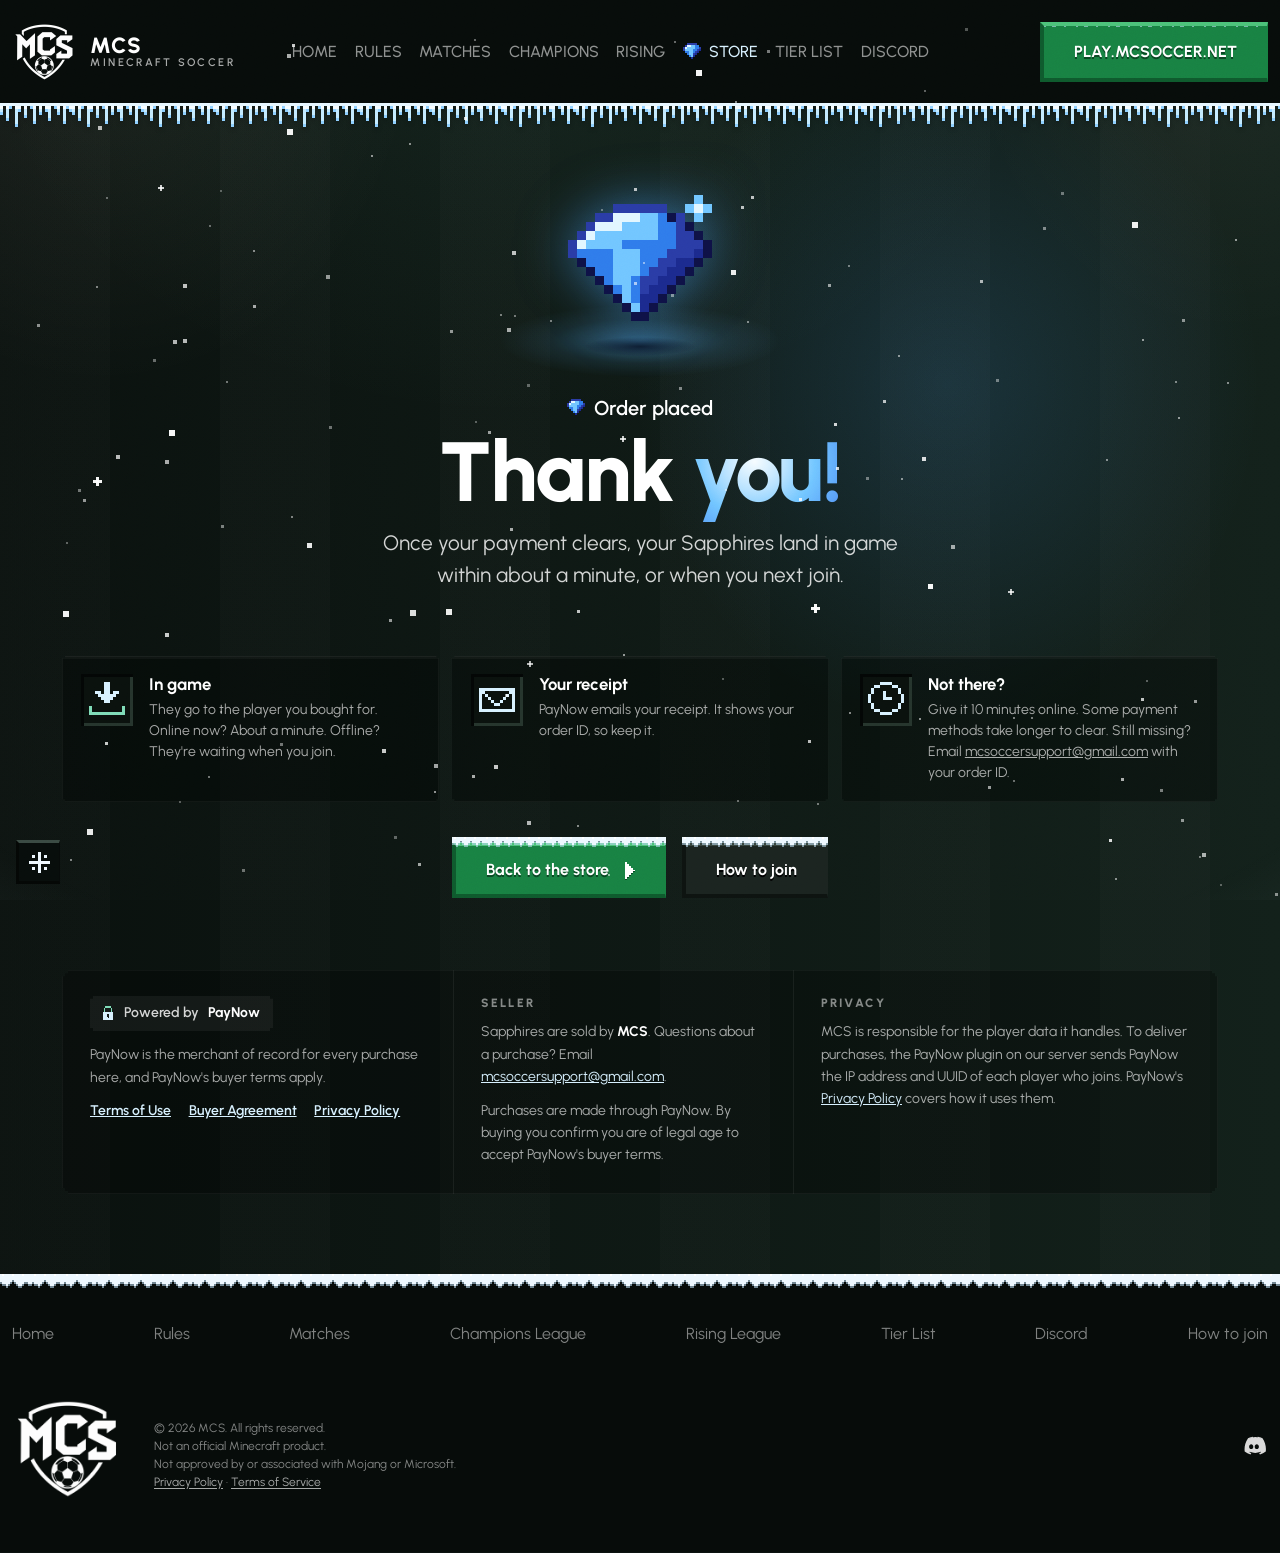
<file: store/thanks/index.html>
<!DOCTYPE html>
<html lang="en">
<head>
<meta charset="utf-8" />
<meta name="viewport" content="width=device-width, initial-scale=1" />
<title>Thank you — MCS Store</title>
<meta name="description" content="Thanks for your order. Once your payment clears, your Sapphires land in game." />
<meta name="robots" content="noindex" />
<meta name="theme-color" content="#070c0a" />

<link rel="icon" href="../../favicon.ico?v=e4392b99" sizes="32x32" />
<link rel="icon" type="image/svg+xml" href="../../assets/img/icon.svg?v=5f522723" />
<link rel="apple-touch-icon" href="../../assets/img/icon-180.png" />

<link rel="preconnect" href="https://fonts.googleapis.com">
<link rel="preconnect" href="https://fonts.gstatic.com" crossorigin>
<link href="https://fonts.googleapis.com/css2?family=Urbanist:wght@400..800&display=swap" rel="stylesheet">
<link rel="stylesheet" href="../../assets/css/site.css?v=37250625" />
<link rel="stylesheet" href="../../assets/css/store.css?v=b32b0a4d" />
<script>
  document.documentElement.classList.add("reveal-on");
  setTimeout(function () {
    if (!window.__mcsRevealReady) document.documentElement.classList.remove("reveal-on");
  }, 3000);
</script>
<script src="../../site.config.js?v=acda6977"></script>
<script src="../../assets/js/store.js?v=4c872bb9"></script>
</head>
<body>

<nav class="nav" aria-label="Main">
  <div class="container">
    <a class="nav-brand" href="../../" aria-label="MCS home">
      <img src="../../assets/img/logo.png" alt="" width="64" height="64" />
      <span class="nav-brand-text"><b>MCS</b><span>Minecraft Soccer</span></span>
    </a>

    <ul class="nav-links">
      <li><a href="../../">Home</a></li>
      <li><a href="../../rules/">Rules</a></li>
      <li><a href="../../matches/">Matches</a></li>
      <li class="nav-league"><a href="../../champions-league/">Champions<span class="nav-league-word"> League</span></a></li>
      <li class="nav-league nav-rl"><a href="../../rising-league/">Rising<span class="nav-league-word"> League</span></a></li>
      <li class="nav-cup" data-cup-nav hidden><a href="../../cup/">Cup</a></li>
      <li class="nav-store" data-store-nav hidden><a href="../" aria-current="true"><svg class="nav-gem px" viewBox="0 0 9 8" aria-hidden="true"><path fill="#2a3ca6" d="M2 0h5v1H2zM1 1h1v1H1zM0 2h1v2H0zM8 2h1v1H8zM7 3h1v1H7zM6 4h1v1H6zM5 5h1v1H5z"/><path fill="#e2f6ff" d="M2 1h2v1H2zM1 2h1v1H1z"/><path fill="#72c6ff" d="M4 1h2v1H4zM2 2h4v1H2zM1 3h4v1H1zM3 4h2v2H3zM4 6h1v1H4z"/><path fill="#2f7ceb" d="M6 1h2v2H6zM5 3h2v1H5zM1 4h2v1H1zM5 4h1v1H5zM2 5h1v1H2zM3 6h1v1H3z"/><path fill="#1b2a8f" d="M8 3h1v1H8zM7 4h1v1H7zM6 5h1v1H6zM5 6h1v1H5zM4 7h1v1H4z"/></svg>Store</a></li>
      <li><a data-tierlist-link href="../../tiers/">Tier List</a></li>
      <li><a data-discord-link href="../../#discord">Discord</a></li>
    </ul>

    <div class="nav-cta">
      <button class="btn address-btn" type="button" data-copy-address>
        <span class="slot">
          <span class="slot-main" data-address>PLAY.MCSOCCER.NET</span>
          <span class="slot-alt" aria-hidden="true">Copied to clipboard!</span>
        </span>
        <span class="visually-hidden"> (copy server address)</span>
      </button>
    </div>

    <button class="nav-toggle" type="button" aria-label="Open menu" aria-controls="drawer" aria-expanded="false" data-drawer-open>
      <svg viewBox="0 0 30 22" fill="none" aria-hidden="true"><path d="M2 3h26M2 11h26M2 19h26"/></svg>
    </button>
  </div>
</nav>

<div class="scrim" data-scrim></div>
<aside class="drawer" id="drawer" aria-label="Menu" aria-hidden="true" inert>
  <div class="drawer-head">
    <img src="../../assets/img/logo.png" alt="MCS" />
    <button class="drawer-close" type="button" aria-label="Close menu" data-drawer-close><svg class="px" viewBox="0 0 10 10" aria-hidden="true"><path d="M0 0h2v2H0zM8 0h2v2H8zM2 2h2v2H2zM6 2h2v2H6zM4 4h2v2H4zM2 6h2v2H2zM6 6h2v2H6zM0 8h2v2H0zM8 8h2v2H8z"/></svg></button>
  </div>
  <ul>
    <li><a href="../../">Home</a></li>
    <li><a href="../../rules/">Rules</a></li>
    <li><a href="../../matches/">Matches</a></li>
    <li class="nav-league"><a href="../../champions-league/">Champions<span class="nav-league-word"> League</span></a></li>
    <li class="nav-league nav-rl"><a href="../../rising-league/">Rising<span class="nav-league-word"> League</span></a></li>
    <li class="nav-cup" data-cup-nav hidden><a href="../../cup/">Cup</a></li>
    <li class="nav-store" data-store-nav hidden><a href="../" aria-current="true"><svg class="nav-gem px" viewBox="0 0 9 8" aria-hidden="true"><path fill="#2a3ca6" d="M2 0h5v1H2zM1 1h1v1H1zM0 2h1v2H0zM8 2h1v1H8zM7 3h1v1H7zM6 4h1v1H6zM5 5h1v1H5z"/><path fill="#e2f6ff" d="M2 1h2v1H2zM1 2h1v1H1z"/><path fill="#72c6ff" d="M4 1h2v1H4zM2 2h4v1H2zM1 3h4v1H1zM3 4h2v2H3zM4 6h1v1H4z"/><path fill="#2f7ceb" d="M6 1h2v2H6zM5 3h2v1H5zM1 4h2v1H1zM5 4h1v1H5zM2 5h1v1H2zM3 6h1v1H3z"/><path fill="#1b2a8f" d="M8 3h1v1H8zM7 4h1v1H7zM6 5h1v1H6zM5 6h1v1H5zM4 7h1v1H4z"/></svg>Store</a></li>
    <li><a data-tierlist-link href="../../tiers/">Tier List</a></li>
    <li><a data-discord-link href="../../#discord">Discord</a></li>
  </ul>
  <button class="btn" type="button" data-open-connect>Join Now</button>
</aside>

<main class="page st st-thanks" data-thanks>
  <div class="st-glow" aria-hidden="true"></div>

  <section class="st-wrap st-ty" aria-labelledby="ty-title">
    <div class="st-ty-stage" aria-hidden="true">
      <div class="st-pool"></div>
      <div class="st-shadow"></div>
      <div class="st-ty-gem"><img src="../../assets/img/store/gem.png" width="16" height="16" alt="" /></div>
      <div class="st-sparks"><i style="--x:12%;--y:22%;--d:.9s"></i><i class="k1" style="--x:84%;--y:14%;--d:1.2s"></i><i style="--x:90%;--y:52%;--d:1.6s"></i><i class="k1" style="--x:6%;--y:58%;--d:2s"></i><i class="k2" style="--x:66%;--y:0%;--d:1.4s"></i></div>
    </div>
    <p class="st-eyebrow st-in" style="--i:1"><img src="../../assets/img/store/glyph.png" width="18" height="18" alt="" />Order placed</p>
    <h1 class="st-in" style="--i:2" id="ty-title">Thank <span class="st-grad">you!</span></h1>
    <p class="st-ty-lead st-in" style="--i:3" data-ty-lead>Once your payment clears, your Sapphires land in game within about a minute, or when you next join.</p>
  </section>

  <section class="st-wrap" aria-label="What happens next">
    <ul class="st-steps">
      <li class="st-fact st-in" style="--i:4">
        <span class="st-slot"><svg class="st-ico px" viewBox="0 0 12 12" aria-hidden="true"><path class="ia" d="M5 0h2v1H5zM5 1h2v1H5zM5 2h2v1H5zM2 3h2v1H2zM5 3h2v1H5zM8 3h2v1H8zM3 4h6v1H3zM4 5h4v1H4zM5 6h2v1H5z"/><path class="ib" d="M0 8h1v1H0zM11 8h1v1H11zM0 9h1v1H0zM11 9h1v1H11zM0 10h12v1H0z"/></svg></span>
        <b>In game</b>
        <span data-ty-ingame>They go to the player you bought for. Online now? About a minute. Offline? They're waiting when you join.</span>
      </li>
      <li class="st-fact st-in" style="--i:5">
        <span class="st-slot"><svg class="st-ico px" viewBox="0 0 12 12" aria-hidden="true"><path class="ia" d="M0 2h12v1H0zM0 3h2v1H0zM10 3h2v1H10zM0 4h1v1H0zM2 4h1v1H2zM9 4h1v1H9zM11 4h1v1H11zM0 5h1v1H0zM3 5h1v1H3zM8 5h1v1H8zM11 5h1v1H11zM0 6h1v1H0zM4 6h1v1H4zM7 6h1v1H7zM11 6h1v1H11zM0 7h1v1H0zM5 7h2v1H5zM11 7h1v1H11zM0 8h1v1H0zM11 8h1v1H11zM0 9h12v1H0z"/></svg></span>
        <b>Your receipt</b>
        <span>PayNow emails your receipt. It shows your order ID, so keep it.</span>
      </li>
      <li class="st-fact st-in" style="--i:6">
        <span class="st-slot"><svg class="st-ico px" viewBox="0 0 12 12" aria-hidden="true"><path class="ia" d="M4 0h4v1H4zM2 1h2v1H2zM8 1h2v1H8zM1 2h1v1H1zM10 2h1v1H10zM1 3h1v1H1zM5 3h1v1H5zM10 3h1v1H10zM0 4h1v1H0zM5 4h1v1H5zM11 4h1v1H11zM0 5h1v1H0zM5 5h3v1H5zM11 5h1v1H11zM0 6h1v1H0zM11 6h1v1H11zM1 7h1v1H1zM10 7h1v1H10zM1 8h1v1H1zM10 8h1v1H10zM2 9h2v1H2zM8 9h2v1H8zM4 10h4v1H4z"/></svg></span>
        <b>Not there?</b>
        <span>Give it 10 minutes online. Some payment methods take longer to clear. Still missing? <span data-support-line data-cap>Ask us on <a href="../../#discord">Discord</a></span> with your order ID.</span>
      </li>
    </ul>

    <div class="st-ty-actions st-in" style="--i:7">
      <a class="btn" href="../">
        Back to the store
        <svg class="arrow" viewBox="0 0 10 17" aria-hidden="true"><path d="M0 0h2v2h2v2h2v2h2v2h2v1h-2v2H6v2H4v2H2v2H0z"/></svg>
      </a>
      <button class="btn btn-dark" type="button" data-open-connect>How to join</button>
    </div>
  </section>

  <!-- PAYMENTS AND PRIVACY: required on every store page. Before launch,
       supportEmail in site.config.js must be a real, monitored inbox:
       Mojang and PayNow both need an email, and Discord alone doesn't count. -->
  <section class="st-wrap st-legal" aria-labelledby="legal-title">
    <h2 class="visually-hidden" id="legal-title">Payments and privacy</h2>
    <div class="st-legal-card">
      <div class="st-legal-col">
        <a class="st-pn" href="https://paynow.gg" target="_blank" rel="noopener">
          <svg class="st-ico px" viewBox="0 0 12 12" aria-hidden="true"><path class="ia" d="M2 5h8v1H2zM2 6h8v1H2zM2 7h3v1H2zM7 7h3v1H7zM2 8h3v1H2zM7 8h3v1H7zM2 9h4v1H2zM7 9h3v1H7zM2 10h8v1H2z"/><path class="ib" d="M4 1h4v1H4zM3 2h1v1H3zM8 2h1v1H8zM3 3h1v1H3zM8 3h1v1H8zM3 4h1v1H3zM8 4h1v1H8z"/></svg>
          Powered by <b>PayNow</b>
        </a>
        <p>PayNow is the merchant of record for every purchase here, and PayNow's buyer terms apply.</p>
        <ul class="st-legal-links">
          <li><a href="https://paynow.gg/legal/terms-of-use" target="_blank" rel="noopener">Terms of Use</a></li>
          <li><a href="https://paynow.gg/legal/buyer-agreement" target="_blank" rel="noopener">Buyer Agreement</a></li>
          <li><a href="https://paynow.gg/legal/privacy-policy" target="_blank" rel="noopener">Privacy Policy</a></li>
        </ul>
      </div>
      <div class="st-legal-col">
        <h3>Seller</h3>
        <p>Sapphires are sold by <b>MCS</b>. Questions about a purchase? <span data-support-line data-cap>Ask us on <a href="../../#discord">Discord</a></span>.</p>
        <p>Purchases are made through PayNow. By buying you confirm you are of legal age to accept PayNow's buyer terms.</p>
      </div>
      <div class="st-legal-col">
        <h3>Privacy</h3>
        <p>MCS is responsible for the player data it handles. To deliver purchases, the PayNow plugin on our server sends PayNow the IP address and UUID of each player who joins. PayNow's <a href="https://paynow.gg/legal/privacy-policy" target="_blank" rel="noopener">Privacy Policy</a> covers how it uses them.</p>
      </div>
    </div>
  </section>
</main>

<footer class="footer">
  <div class="container">
    <ul class="footer-links">
      <li><a href="../../">Home</a></li>
      <li><a href="../../rules/">Rules</a></li>
      <li><a href="../../matches/">Matches</a></li>
      <li><a href="../../champions-league/">Champions League</a></li>
      <li><a href="../../rising-league/">Rising League</a></li>
      <li><a data-tierlist-link href="../../tiers/">Tier List</a></li>
      <li><a data-discord-link href="../../#discord">Discord</a></li>
      <li><a href="#" data-open-connect>How to join</a></li>
    </ul>

    <div class="footer-row">
      <div class="footer-brand">
        <img src="../../assets/img/logo.png" alt="MCS" loading="lazy" />
        <p class="footer-legal">
          &copy; <span data-year>2026</span> MCS. All rights reserved.<br>
          Not an official Minecraft product.<br>
          Not approved by or associated with Mojang or Microsoft.<br>
          <span class="footer-policy"><a href="../../privacy/">Privacy Policy</a> &middot; <a href="../../terms/">Terms of Service</a></span>
        </p>
      </div>
      <ul class="footer-social">
        <li><a data-discord-link href="../../#discord" aria-label="Discord"><svg viewBox="0 0 24 24" aria-hidden="true"><path d="M19.3 5.3A16.6 16.6 0 0 0 15.2 4l-.2.4a15.5 15.5 0 0 1 3.6 1.2 12.6 12.6 0 0 0-10.9 0A15.5 15.5 0 0 1 11.2 4.4L11 4a16.6 16.6 0 0 0-4.1 1.3C4.3 9.2 3.6 13 4 16.7a16.7 16.7 0 0 0 5 2.6l.7-1.2a10.8 10.8 0 0 1-1.7-.8l.4-.3a11.9 11.9 0 0 0 9.3 0l.4.3a10.8 10.8 0 0 1-1.7.8l.7 1.2a16.7 16.7 0 0 0 5-2.6c.5-4.3-.6-8.1-2.8-11.4ZM9.6 14.6c-1 0-1.8-.9-1.8-2s.8-2 1.8-2 1.8.9 1.8 2-.8 2-1.8 2Zm4.8 0c-1 0-1.8-.9-1.8-2s.8-2 1.8-2 1.8.9 1.8 2-.8 2-1.8 2Z"/></svg></a></li>
      </ul>
    </div>
  </div>
</footer>

<div class="modal" id="connect" role="dialog" aria-modal="true" aria-labelledby="connect-title" aria-hidden="true" inert>
  <div class="modal-box">
    <button class="modal-close" type="button" aria-label="Close" data-close-connect><svg class="px" viewBox="0 0 10 10" aria-hidden="true"><path d="M0 0h2v2H0zM8 0h2v2H8zM2 2h2v2H2zM6 2h2v2H6zM4 4h2v2H4zM2 6h2v2H2zM6 6h2v2H6zM0 8h2v2H0zM8 8h2v2H8z"/></svg></button>
    <div class="modal-head">
      <img src="../../assets/img/logo.png" alt="" />
      <div>
        <h2 id="connect-title">Connect to the <span class="grad">server</span></h2>
      </div>
    </div>
    <ol class="steps">
      <li>Open <b>Minecraft: Java Edition</b> 1.21.4 or newer and go to <b>Multiplayer</b>.</li>
      <li>Click <b>Add Server</b> and enter
        <button class="chip" type="button" data-copy-address>
          <span data-address>play.mcsoccer.net</span>
          <svg class="px" viewBox="0 0 16 16" aria-hidden="true"><path d="M5 1h10v10h-2V3H5z"/><path fill-rule="evenodd" d="M1 5h10v10H1zM3 7v6h6V7z"/></svg><span class="visually-hidden"> (copy)</span>
        </button>
      </li>
      <li>Join, and <b>accept the resource pack</b>. It carries the kits, crests and goals, so the server needs it.</li>
      <li>Walk into a pitch's <b>ready zone</b> and the match starts itself.</li>
    </ol>
    <p class="modal-note">Click the address to copy it.</p>
    <p class="visually-hidden" role="status" data-status></p>
    <button class="btn" type="button" data-close-connect>
      Got it
      <svg class="arrow" viewBox="0 0 10 17" aria-hidden="true"><path d="M0 0h2v2h2v2h2v2h2v2h2v1h-2v2H6v2H4v2H2v2H0z"/></svg>
    </button>
  </div>
</div>

<script src="../../assets/js/site.js?v=279d97a1"></script>
</body>
</html>
</file>
<file: assets/css/site.css>
/* ==================================================================
   MCS — mcsoccer.net

   Layout and type follow hoplite.gg's system, measured from the live
   site: one geometric sans for everything, 96px two-line hero with a
   gradient-clipped second line, square bevelled buttons, translucent
   rounded cards over full-bleed banded sections.

   EVERY COLOUR IS A TOKEN IN THE PALETTE BLOCK BELOW. To recolour the
   site, edit that block only. Two alternates are commented at the end.
   ================================================================== */

/* ── palette: "floodlit pitch" ───────────────────────────────────── */

:root {
  /* surfaces */
  --page:        #0b1210;   /* page behind everything */
  --band-a:      #0a110e;   /* section ramp, dark end (left) */
  --band-b:      #13211b;   /* section ramp, light end (right) */
  --band-alt-a:  #0c1411;
  --band-alt-b:  #182a22;
  --bar:         #070c0a;   /* nav bar and footer */
  --card:        rgba(2, 6, 4, .42);
  --card-edge:   rgba(255, 255, 255, .045);

  /* type — an opacity ladder, as on hoplite */
  --heading:     #ffffff;
  --text-strong: rgba(255, 255, 255, .82);
  --text:        rgba(255, 255, 255, .65);
  --text-faint:  rgba(255, 255, 255, .5);   /* ~4.6:1 on the bar; .32 was 2.8:1 */

  /* gradient text: pale centre warming to saturated edges */
  --grad-1:      #f4ffe0;
  --grad-2:      #c8f25c;
  --grad-3:      #3fcf72;
  --accent-soft: #d4f59a;   /* active nav link, "read more" */

  /* primary button. White text passes AA in every state: rest 4.87:1,
     hover 5.41:1, pressed (--btn-lo) 8.34:1. Hover goes DARKER, not
     lighter, because lighter green drops below 4.5:1. */
  --btn:         #188243;
  --btn-hover:   #157a3e;
  --btn-hi:      #4cc27a;   /* bevel top edge */
  --btn-lo:      #0e5a2d;   /* bevel left + bottom edges */
  --btn-shadow:  #0a4523;   /* text shadow */

  /* Discord button */
  --discord:        #5865f2;
  --discord-hover:  #4f5ce0;
  --discord-hi:     #8f99ff;
  --discord-lo:     #3a44c2;
  --discord-shadow: #2d3596;

  /* dark button */
  --btn-dark:        #1b2420;
  --btn-dark-hover:  #232e29;
  --btn-dark-hi:     #36443d;
  --btn-dark-lo:     #0d1310;

  /* the two in-game team colours, used in the hero stand-in */
  --team-1:      #ff4d4d;
  --team-2:      #36e6e6;

  /* ── not colours ── */
  --font: "Urbanist", ui-sans-serif, sans-serif;
  --container: 1320px;
  --gutter: 12px;
  --nav-h: 103px;
  --radius: 10px;
  --ease-back: cubic-bezier(.68, -.55, .265, 1.55);   /* AOS ease-in-out-back */
  --ease-spring: cubic-bezier(.34, 1.4, .64, 1);      /* framer spring, bounce .3 */
  --ease-ui: cubic-bezier(.39, .58, .57, 1);
}

/* ── base ────────────────────────────────────────────────────────── */

*, *::before, *::after { box-sizing: border-box; }

[hidden] { display: none !important; }

html {
  scroll-behavior: smooth;
  -webkit-text-size-adjust: 100%;
}

body {
  margin: 0;
  background: var(--page);
  color: var(--text);
  font-family: var(--font);
  font-size: 16px;
  font-weight: 400;
  line-height: 1.5;
  -webkit-font-smoothing: antialiased;
  overflow-x: clip;
}

/* film grain over everything — atmosphere, not decoration */
body::after {
  content: "";
  position: fixed;
  inset: 0;
  z-index: 100;
  pointer-events: none;
  opacity: .055;
  mix-blend-mode: overlay;
  background-image: url("data:image/svg+xml,%3Csvg xmlns='http://www.w3.org/2000/svg' width='220' height='220'%3E%3Cfilter id='n'%3E%3CfeTurbulence type='fractalNoise' baseFrequency='.9' numOctaves='3' stitchTiles='stitch'/%3E%3C/filter%3E%3Crect width='100%25' height='100%25' filter='url(%23n)'/%3E%3C/svg%3E");
}

img { max-width: 100%; display: block; }

a { color: inherit; }

h1, h2, h3, h4 {
  margin: 0 0 .5rem;
  color: var(--heading);
  font-weight: 700;
  line-height: 1.2;
  letter-spacing: normal;
}

p { margin: 0 0 1rem; }

::selection { background: color-mix(in srgb, var(--grad-2) 35%, transparent); color: #fff; }

:focus-visible {
  outline: 2px solid var(--accent-soft);
  outline-offset: 3px;
}

/* 5px scrollbar with an accent thumb, as on hoplite */
::-webkit-scrollbar { width: 5px; height: 5px; }
::-webkit-scrollbar-track { background: rgba(255, 255, 255, .06); }
::-webkit-scrollbar-thumb { background: var(--btn-hi); border-radius: 5px; }

.container {
  width: 100%;
  max-width: var(--container);
  margin: 0 auto;
  padding: 0 var(--gutter);
}

.visually-hidden {
  position: absolute !important;
  width: 1px; height: 1px;
  overflow: hidden;
  clip: rect(0 0 0 0);
  white-space: nowrap;
}

/* gradient-clipped text: the site's signature */
.grad {
  background:
    radial-gradient(ellipse 70% 95% at 55% 55%, var(--grad-1) 0%, var(--grad-2) 46%, var(--grad-3) 100%);
  background-size: 100% 100%;
  -webkit-background-clip: text;
  background-clip: text;
  -webkit-text-fill-color: transparent;
  color: transparent;
}

/* ── buttons: square, flat, Minecraft-bevelled ───────────────────── */

.btn {
  --b: var(--btn);
  --b-hover: var(--btn-hover);
  --b-hi: var(--btn-hi);
  --b-lo: var(--btn-lo);
  --b-shadow: var(--btn-shadow);

  display: inline-flex;
  align-items: center;
  justify-content: center;
  gap: 1rem;
  padding: .75rem 1.875rem;
  font: 700 16px/1.5 var(--font);
  color: #fff;
  text-decoration: none;
  text-shadow: 0 1.5px 0 var(--b-shadow);
  background: var(--b);
  border: 0;
  border-top: 4px solid var(--b-hi);
  border-left: 4px solid var(--b-lo);
  border-bottom: 4px solid var(--b-lo);
  border-right: 1px solid var(--b);
  border-radius: 0;
  cursor: pointer;
  white-space: nowrap;
  transition: background-color .2s var(--ease-ui);
}

.btn:hover { background: var(--b-hover); }
.btn:active { background: var(--b-lo); }

.btn-lg { padding: .75rem 3.5rem; font-size: 1.5rem; }

.btn-discord {
  --b: var(--discord);
  --b-hover: var(--discord-hover);
  --b-hi: var(--discord-hi);
  --b-lo: var(--discord-lo);
  --b-shadow: var(--discord-shadow);
  text-shadow: 0 2px 0 var(--b-shadow);
}

.btn-dark {
  --b: var(--btn-dark);
  --b-hover: var(--btn-dark-hover);
  --b-hi: var(--btn-dark-hi);
  --b-lo: var(--btn-dark-lo);
  --b-shadow: #000;
}

.btn[aria-disabled="true"] {
  --b: var(--btn-dark);
  --b-hover: var(--btn-dark);
  --b-hi: var(--btn-dark-hi);
  --b-lo: var(--btn-dark-lo);
  --b-shadow: #000;
  color: var(--text);
  cursor: default;
}

/* the little pixel arrow after a button label */
.arrow {
  width: 10px;
  height: 17px;
  flex: 0 0 10px;
  fill: currentColor;
  filter: drop-shadow(0 1.5px 0 var(--b-shadow, #000));
}

/* "READ MORE ▸" text link */
.more {
  display: inline-flex;
  align-items: center;
  gap: .5rem;
  font-size: .9rem;
  font-weight: 700;
  line-height: 1.5;
  text-transform: uppercase;
  text-decoration: none;
  color: var(--accent-soft);
  background: none;
  border: 0;
  padding: 0;
  font-family: var(--font);
  cursor: pointer;
  transition: transform .2s var(--ease-ui), color .2s var(--ease-ui);
}
.more svg { width: 8px; height: 10px; fill: currentColor; transform: translateY(-1px); }
.more:hover { transform: translateX(20px); color: var(--grad-3); }

/* ── nav ─────────────────────────────────────────────────────────── */

.nav {
  position: absolute;
  top: 0; left: 0; right: 0;
  z-index: 20;
  height: var(--nav-h);
  display: flex;
  align-items: center;
  background: var(--bar);
}

.nav .container {
  display: flex;
  align-items: center;
}

.nav-brand {
  display: flex;
  align-items: center;
  gap: .9rem;
  padding: 5px 0;
  margin-right: 3rem;
  text-decoration: none;
  flex: 0 0 auto;
}

.nav-brand img { width: 64px; height: 64px; object-fit: contain; }

.nav-brand-text {
  display: flex;
  flex-direction: column;
  line-height: 1.05;
  color: #fff;
}
.nav-brand-text b { font-size: 22px; font-weight: 800; letter-spacing: .02em; }
.nav-brand-text span { font-size: 11px; font-weight: 600; letter-spacing: .22em; text-transform: uppercase; color: var(--text); }

.nav-links {
  display: flex;
  align-items: center;
  list-style: none;
  margin: 0 auto 0 0;
  padding: 0;
}

.nav-links a {
  display: block;
  padding: .5rem 1.5rem;
  font-size: 16px;
  font-weight: 500;
  line-height: 24px;
  text-transform: uppercase;
  text-decoration: none;
  color: rgba(255, 255, 255, .55);
  transition: color .15s ease-in-out;
}
.nav-links a:hover { color: rgba(255, 255, 255, .78); }
.nav-links a[aria-current]:not([aria-current="false"]) { color: var(--accent-soft); }

.nav-links .ext svg { width: 11px; height: 11px; margin-left: .35rem; vertical-align: 1px; opacity: .6; fill: currentColor; }

/* right-hand address button: copy to clipboard, slot-machine label */
.nav-cta { display: flex; justify-content: flex-end; min-width: 250px; }

.address-btn {
  position: relative;
  height: 60px;
  padding: 10px 30px;
  overflow: hidden;
}

/* Both labels share one grid cell, so the slot is exactly as wide as the
   wider label. It used a fixed min-width, which clipped the address to
   "LAY.MCSOCCER.NE" once WCAG text-spacing overrides were applied. */
.slot {
  position: relative;
  display: grid;
  height: 2rem;
  overflow: hidden;
}

.slot span {
  grid-area: 1 / 1;
  display: flex;
  align-items: center;
  justify-content: center;
  text-transform: uppercase;
  transition: transform .2s linear;
}

.slot .slot-alt { transform: translateY(80px); font-size: .9rem; text-transform: none; }

.address-btn.is-copied .slot-main { transform: translateY(-88px); }
.address-btn.is-copied .slot-alt  { transform: translateY(0); transition-duration: .15s; }

/* mobile toggle + drawer */
.nav-toggle {
  display: none;
  margin-left: auto;
  width: 56px;
  height: 40px;
  padding: 4px 12px;
  background: none;
  border: 1px solid rgba(255, 255, 255, .15);
  border-radius: 6px;
  color: #fff;
  cursor: pointer;
}
.nav-toggle svg { width: 100%; height: 100%; stroke: currentColor; stroke-width: 2; stroke-linecap: round; }

.drawer {
  position: fixed;
  inset: 0 auto 0 0;
  z-index: 60;
  width: min(320px, 86vw);
  padding: 1.5rem;
  background: var(--bar);
  transform: translateX(-100%);
  transition: transform .3s var(--ease-ui);
  display: flex;
  flex-direction: column;
  gap: 1.5rem;
}
.drawer.is-open { transform: none; }

.drawer-head { display: flex; align-items: center; justify-content: space-between; }
.drawer-head img { width: 56px; height: 56px; }
.drawer-close {
  width: 40px; height: 40px;
  background: none; border: 0; color: #fff; cursor: pointer;
  font-size: 28px; line-height: 1;
}

.drawer ul { list-style: none; margin: 0; padding: 0; }
.drawer li { margin: .25rem 0; }
.drawer a:not(.btn) {
  display: block;
  padding: .6rem 0;
  font-size: 18px;
  font-weight: 500;
  text-transform: uppercase;
  text-decoration: none;
  color: rgba(255, 255, 255, .7);
}
.drawer a[aria-current]:not([aria-current="false"]) { color: var(--accent-soft); }

.scrim {
  position: fixed;
  inset: 0;
  z-index: 55;
  background: rgba(0, 0, 0, .55);
  opacity: 0;
  pointer-events: none;
  transition: opacity .3s;
}
.scrim.is-open { opacity: 1; pointer-events: auto; }

/* ── hero ────────────────────────────────────────────────────────── */

/* The nav sits over the hero's top 103px, so the hero pads that off and
   centres its text in the part you can actually see. Its own background is
   the section band's, stripes included, so when the media fades out at the
   bottom it lands on exactly what the next section starts with: no seam. */
.hero {
  position: relative;
  z-index: 1;
  display: flex;
  align-items: center;
  justify-content: center;
  /* One full screen, plus the fade, which sits entirely BELOW the fold:
     on load you see the whole scene, and it only fades into the stripes
     once you scroll. The matching bottom padding keeps the text centred
     in the first screen rather than in the taller box. svh is the height
     with mobile browser bars showing, so phones get the same result. */
  --hero-fade: 16vh;
  --hero-buffer: 8vh;    /* clear scene below the fold before the fade begins */
  min-height: calc(100vh + var(--hero-buffer) + var(--hero-fade));
  min-height: calc(100svh + var(--hero-buffer) + var(--hero-fade));
  padding-top: var(--nav-h);
  padding-bottom: calc(var(--hero-buffer) + var(--hero-fade));
  overflow: hidden;
  isolation: isolate;
  background:
    repeating-linear-gradient(90deg, rgba(255, 255, 255, .014) 0 110px, transparent 110px 220px),
    linear-gradient(90deg, var(--band-a), var(--band-b));
}

.hero-media {
  position: absolute;
  inset: 0;
  z-index: -1;
  background: #0a1a12;
  /* the fade starts well below the CTA, so the hero reads as a full scene */
  -webkit-mask-image: linear-gradient(to bottom, #000 0, #000 calc(100% - var(--hero-fade)), transparent 100%);
  mask-image: linear-gradient(to bottom, #000 0, #000 calc(100% - var(--hero-fade)), transparent 100%);
}

.hero-media video {
  position: absolute;
  inset: 0;
  width: 100%;
  height: 100%;
  object-fit: cover;
}

/* tools/make-hero.sh already grades footage to hoplite's ~30% brightness;
   this only calms bright sky directly behind the headline */
.hero-media.has-video::after {
  content: "";
  position: absolute;
  inset: 0;
  background: radial-gradient(60% 55% at 50% 45%, rgba(0, 0, 0, .3), rgba(0, 0, 0, .08) 75%);
}

/* ── the stand-in: a floodlit night match, seen through a blur ──
   Every soft shape is a radial gradient or pre-blurred SVG, so nothing
   animated carries a live CSS filter (those re-blur every frame). */

.standin {
  position: absolute;
  inset: 0 -4% -4%;
  overflow: hidden;
}

.standin-sky {
  position: absolute;
  inset: 0;
  background:
    radial-gradient(60% 40% at 18% 6%, rgba(255, 244, 214, .55), transparent 70%),
    radial-gradient(60% 40% at 82% 4%, rgba(255, 244, 214, .5), transparent 70%),
    radial-gradient(90% 60% at 50% 110%, #1f5a33, transparent 70%),
    linear-gradient(180deg, #0b1620 0%, #0d241a 42%, #155232 100%);
}

/* camera: the far touchline tucks just under the nav, so the backdrop is
   grass all the way up to the nav edge. Anchored in px, not %, so it holds
   at every viewport height. */
.standin-pitch {
  position: absolute;
  left: 50%;
  top: calc(var(--nav-h) - 52px);   /* touchline lands ~30px below this */
  /* at least 190vh wide, so a tall narrow phone still gets a pitch that
     fills the hero instead of a strip across the top. On desktop 112%
     is the larger of the two, so nothing changes there. */
  width: max(112%, 190vh);
  aspect-ratio: 1050 / 680;
  transform-origin: 50% 0;
  transform: translateX(-50%) perspective(1000px) rotateX(56deg);
  animation: pitch-drift 38s ease-in-out infinite alternate;
  will-change: transform;
}

/* a slow broadcast-camera pan */
@keyframes pitch-drift {
  from { transform: translateX(-52%) perspective(1000px) rotateX(56deg) scale(1); }
  to   { transform: translateX(-48%) perspective(1000px) rotateX(54deg) scale(1.06); }
}

.standin-pitch svg { width: 100%; height: 100%; }

/* players and the ball: soft dots drifting across the pitch */
.standin-players {
  position: absolute;
  inset: 0;
}

.standin-players i {
  position: absolute;
  width: var(--s, 5vw);
  aspect-ratio: 1;
  border-radius: 50%;
  background: radial-gradient(circle, var(--c) 0%, color-mix(in srgb, var(--c) 40%, transparent) 38%, transparent 70%);
  opacity: 1;
  animation: run var(--d, 16s) ease-in-out infinite alternate;
  animation-delay: var(--o, 0s);
  will-change: transform;
}

@keyframes run {
  0%   { transform: translate(0, 0); }
  50%  { transform: translate(var(--x1, 6vw), var(--y1, -1vh)); }
  100% { transform: translate(var(--x2, -4vw), var(--y2, 2vh)); }
}

/* floodlight bokeh */
.standin-lights i {
  position: absolute;
  width: var(--s, 7vw);
  aspect-ratio: 1;
  border-radius: 50%;
  background: radial-gradient(circle, rgba(255, 248, 225, .9) 0%, rgba(255, 240, 200, .35) 35%, transparent 70%);
  animation: flicker var(--d, 5s) ease-in-out infinite alternate;
  animation-delay: var(--o, 0s);
}

@keyframes flicker {
  from { opacity: .55; }
  to   { opacity: 1; }
}

/* the grade: darken and warm, like the baked-in effect on hoplite's video */
.standin-grade {
  position: absolute;
  inset: 0;
  background:
    radial-gradient(75% 160% at 50% 40%, transparent 55%, rgba(0, 0, 0, .42) 100%),
    rgba(4, 10, 7, .38);
}

/* ── hero text stack ── */

.hero-stack {
  display: flex;
  flex-direction: column;
  align-items: center;
  text-align: center;
  padding: 3rem var(--gutter);
}

.hero-sub {
  margin: 0;
  font-size: 1.75rem;
  font-weight: 500;
  line-height: 1.5;
  color: #fff;
}

.hero-title {
  margin: 0 0 1rem;
  font-size: 96px;
  font-weight: 750;   /* Urbanist 750 matches Gilroy Bold's stroke */
  line-height: 1.2;
  color: #fff;
  text-wrap: balance;
}

.hero-title .grad { display: inline-block; padding-bottom: .06em; }

.hero-cta { margin-top: 1.5rem; }

/* ── generic section bands ───────────────────────────────────────── */

.band {
  position: relative;
  padding: 3rem 0;
  background: linear-gradient(90deg, var(--band-a), var(--band-b));
  overflow: hidden;
}

.band.alt { background: linear-gradient(90deg, var(--band-alt-a), var(--band-alt-b)); }

/* mown-pitch stripes, barely there */
.band::before {
  content: "";
  position: absolute;
  inset: 0;
  pointer-events: none;
  background: repeating-linear-gradient(90deg,
    rgba(255, 255, 255, .014) 0 110px,
    transparent 110px 220px);
}

.band > .container { position: relative; padding-top: 3rem; padding-bottom: 3rem; }

.section-head { text-align: center; margin-bottom: 3rem; }

.section-title {
  font-size: 40px;
  font-weight: 700;
  line-height: 1.2;
  margin-bottom: .5rem;
}

.section-lead { margin: 0; }

/* ── game modes slider ───────────────────────────────────────────── */

/* whichever section follows the hero sits straight under its fade:
   the hero already ends in a buffer and a fade, so no extra lead-in */
.modes,
.hero + .band { padding-top: 0; }

.modes-row {
  display: grid;
  grid-template-columns: 5fr 6fr;
  gap: 3rem;
  align-items: stretch;
  margin-left: 3rem;
}

.modes-text {
  display: flex;
  flex-direction: column;
  justify-content: center;
  align-items: flex-start;
  min-width: 0;
}

.mode-panel { transition: opacity .2s linear, transform .2s linear; }
.mode-panel.is-leaving-l { opacity: 0; transform: translateX(-90px); }
.mode-panel.is-leaving-r { opacity: 0; transform: translateX(90px); }
.mode-panel.is-entering-l { opacity: 0; transform: translateX(-90px); transition: none; }
.mode-panel.is-entering-r { opacity: 0; transform: translateX(90px); transition: none; }

.mode-name {
  display: inline-block;
  margin-bottom: 1.5rem;
  font-size: 1.5rem;
  font-weight: 700;
  line-height: 1.2;
  text-decoration: underline;
  text-decoration-color: color-mix(in srgb, var(--grad-2) 70%, transparent);
  text-underline-offset: .18em;
  text-decoration-thickness: 2px;
}

.mode-desc {
  min-height: 7rem;
  line-height: 1.4rem;
  margin-bottom: 1.5rem;
}

.mode-meta {
  display: flex;
  align-items: center;
  gap: 1.5rem;
  width: 100%;
  margin-bottom: 1.5rem;
}
.mode-meta .tag { margin: 0; white-space: nowrap; color: var(--text-strong); font-weight: 600; }
.mode-meta hr { flex: 1 1 auto; margin: 0; border: 0; border-top: 1px solid rgba(255, 255, 255, .25); }

.pager {
  display: flex;
  align-items: center;
  gap: 1rem;
  margin-bottom: 1rem;
}

.pager button {
  display: grid;
  place-items: center;
  padding: 0;
  background: none;
  border: 0;
  cursor: pointer;
  color: rgba(255, 255, 255, .45);
  transition: color .15s, transform .15s;
}
.pager button:hover { color: rgba(255, 255, 255, .8); }

.pager .pg-arrow svg { width: 12px; height: 20px; fill: currentColor; }

/* pixel-square dots, like hoplite's */
.pager .pg-dot i {
  display: block;
  width: 12px;
  height: 12px;
  background: currentColor;
  clip-path: polygon(25% 0, 75% 0, 75% 25%, 100% 25%, 100% 75%, 75% 75%, 75% 100%, 25% 100%, 25% 75%, 0 75%, 0 25%, 25% 25%);
}
.pager .pg-dot[aria-current="true"] { color: var(--grad-2); }
.pager .pg-dot[aria-current="true"] i { width: 16.5px; height: 16.5px; }

.modes-art {
  position: relative;
  min-height: 19rem;
  width: 95%;
  margin-left: 1rem;
  border-radius: var(--radius);
  overflow: hidden;
  background: #0d1f16;
  box-shadow: inset 0 0 0 1px var(--card-edge);
}

.modes-art .mode-art { position: absolute; inset: 0; width: 100%; height: 100%; }

.mode-art { opacity: 0; transition: opacity .5s; }
.mode-art.is-on { opacity: 1; }

/* ── illustration ink (mode art + position picker) ── */

.art-grass-a { fill: #14452a; }
.art-grass-b { fill: #175030; }
.art-line    { fill: none; stroke: rgba(235, 248, 238, .6); stroke-width: 3; }
.art-dot     { fill: rgba(235, 248, 238, .7); }
.art-t1      { fill: var(--team-1); }
.art-t2      { fill: var(--team-2); }
.art-ink     { fill: #fff; }
.art-ball    { fill: #fff7c2; filter: drop-shadow(0 0 6px #fff3a0); }
.art-hi      { fill: color-mix(in srgb, var(--grad-2) 12%, transparent); stroke: var(--grad-2); stroke-width: 3; }
.art-arc     { fill: none; stroke: #fff7c2; stroke-width: 3; stroke-dasharray: 6 8; opacity: .85; }
.art-open    { fill: rgba(255, 255, 255, .1); stroke: rgba(255, 255, 255, .35); stroke-width: 2; }
.art-miss    { fill: none; stroke-width: 3; }
.art-t1 .art-miss { stroke: var(--team-1); }
.art-t2 .art-miss { stroke: var(--team-2); }

.art-score   { font: 800 64px var(--font); fill: #fff; }
.art-caption { font: 700 15px var(--font); letter-spacing: .2em; fill: rgba(255, 255, 255, .88); }
.art-score-sm   { font-size: 50px; }
.art-caption-sm { font-size: 12px; }
.art-dim     { fill: rgba(255, 255, 255, .5); }
.art-board   { filter: drop-shadow(0 2px 6px rgba(0, 0, 0, .6)); }

.modes-foot { display: flex; justify-content: center; padding-top: 3rem; }

/* ── feature cards ───────────────────────────────────────────────── */

.feature .container { padding-top: 3rem; padding-bottom: 3rem; }

.card {
  position: relative;
  border-radius: var(--radius);
  background: var(--card);
  box-shadow: inset 0 0 0 1px var(--card-edge);
  overflow: hidden;
}

.feature-body {
  position: relative;
  padding: 4rem 3rem 4rem 1rem;
  margin-right: 3rem;
}

.feature-text { position: relative; z-index: 1; }

/* image-left cards: text right-aligned against the right padding */
.feature.img-left .feature-text {
  margin-left: auto;
  max-width: 560px;
  text-align: right;
}

/* text-left card */
.feature.img-right .feature-body { padding: 3rem 1.5rem; margin: 0 0 0 3rem; }
.feature.img-right .feature-text { max-width: 500px; text-align: left; }

.feature-title { font-size: 40px; margin-bottom: .5rem; }
.feature-sub { margin-bottom: 3rem; }
.feature-para { margin-bottom: 3rem; }

.feature-render {
  position: absolute;
  top: 0;
  width: 380px;
  pointer-events: none;
}
.feature.img-left .feature-render { left: 6rem; }
.feature.img-right .feature-render { right: 3rem; }

.feature-render img {
  width: 100%;
  height: auto;
  filter: drop-shadow(0 24px 30px rgba(0, 0, 0, .45));
}

/* a pale glow behind the player so they separate from the card */
.feature-render::before {
  content: "";
  position: absolute;
  left: 50%;
  top: 18%;
  width: 150%;
  aspect-ratio: 1;
  transform: translateX(-50%);
  background: radial-gradient(circle, color-mix(in srgb, var(--grad-3) 22%, transparent) 0%, transparent 62%);
  z-index: -1;
}

/* ── positions band ──────────────────────────────────────────────── */

/* 4.5rem left padding lands the text on the same edge as the text-left
   feature cards (3rem margin + 1.5rem padding), so it doesn't jog 8px */
.positions-card {
  display: grid;
  grid-template-columns: 1fr 1fr;
  gap: 3rem;
  align-items: start;
  padding: 3rem 4rem 3rem 4.5rem;
}
.positions-card > div:first-child { padding-top: 1rem; }

.pos-list { list-style: none; margin: 0; padding: 0; }

.positions-card .cmd {
  display: inline-block;
  margin-top: .5rem;
  padding: .45rem .7rem;
  font-weight: 700;
  color: #fff;
  background: rgba(0, 0, 0, .35);
  border-radius: 3px;
}

.pitch-picker {
  position: relative;
  width: 100%;
  max-width: 350px;
  margin-left: auto;
  aspect-ratio: 68 / 88;
}

.pitch-picker svg { position: absolute; inset: 0; width: 100%; height: 100%; }

/* pixel-circle markers. The shape lives on two pseudo-elements (a ring
   and a fill) rather than a clip-path on the button, because a clip-path
   there would also clip the label that hangs below it. */
.pos {
  --px-circle: polygon(33% 0, 67% 0, 67% 8%, 83% 8%, 83% 17%, 92% 17%, 92% 33%, 100% 33%,
    100% 67%, 92% 67%, 92% 83%, 83% 83%, 83% 92%, 67% 92%, 67% 100%, 33% 100%, 33% 92%,
    17% 92%, 17% 83%, 8% 83%, 8% 67%, 0 67%, 0 33%, 8% 33%, 8% 17%, 17% 17%, 17% 8%, 33% 8%);
  position: absolute;
  transform: translate(-50%, -50%);
  display: grid;
  place-items: center;
  width: 58px;
  height: 58px;
  padding: 0;
  font: 800 15px/1 var(--font);
  color: #fff;
  background: none;
  border: 0;
  cursor: default;
  transition: transform .2s var(--ease-spring);
}

.pos::before,
.pos::after {
  content: "";
  position: absolute;
  z-index: -1;           /* the transform above makes this a stacking context */
  clip-path: var(--px-circle);
  transition: background .2s;
}
.pos::before { inset: 0;   background: color-mix(in srgb, var(--grad-2) 60%, transparent); }
.pos::after  { inset: 3px; background: rgba(8, 20, 14, .92); }

.pos:hover, .pos:focus-visible {
  transform: translate(-50%, -50%) scale(1.14);
  outline: none;
}
.pos:hover::before, .pos:focus-visible::before { background: var(--btn-hi); }
.pos:hover::after,  .pos:focus-visible::after  { background: var(--btn); }

.pos-label {
  position: absolute;
  left: 50%;
  top: calc(100% + 8px);
  transform: translateX(-50%);
  padding: .3rem .55rem;
  font-size: 12px;
  font-weight: 600;
  white-space: nowrap;
  color: #fff;
  background: rgba(0, 0, 0, .75);
  border-radius: 3px;
  opacity: 0;
  pointer-events: none;
  transition: opacity .15s;
}
.pos:hover .pos-label, .pos:focus-visible .pos-label { opacity: 1; }

/* ── stats + tier list band ──────────────────────────────────────── */

.stats-card {
  display: grid;
  grid-template-columns: 5fr 6fr;
  gap: 3rem;
  align-items: center;
  padding: 3rem 4rem 3rem 4.5rem;
}

.stat-list {
  display: flex;
  flex-wrap: wrap;
  gap: .5rem;
  margin: 0 0 2rem;
  padding: 0;
  list-style: none;
}

.stat-list li {
  padding: .35rem .7rem;
  font-size: 14px;
  font-weight: 600;
  color: var(--text-strong);
  background: rgba(255, 255, 255, .06);
  border-radius: 3px;
}

.tier-top {
  padding: 1.75rem;
  background: rgba(0, 0, 0, .28);
  border-radius: var(--radius);
  box-shadow: inset 0 0 0 1px var(--card-edge);
}

.tier-top-head {
  display: flex;
  align-items: baseline;
  justify-content: space-between;
  gap: 1rem;
  margin-bottom: 1.25rem;
}
.tier-top-head h3 { margin: 0; font-size: 1.5rem; }
.tier-top-head small { color: var(--text-faint); font-size: 12px; }

.tier-players {
  display: grid;
  grid-template-columns: repeat(auto-fill, minmax(200px, 1fr));
  gap: .6rem;
  margin: 0 0 1.5rem;
  padding: 0;
  list-style: none;
}

.tier-players li {
  display: flex;
  align-items: center;
  gap: .7rem;
  padding: .55rem .7rem;
  background: rgba(255, 255, 255, .045);
  border-left: 3px solid var(--rail, var(--grad-2));
  border-radius: 0 4px 4px 0;
  min-width: 0;
}
.tier-players li.low { border-left-color: color-mix(in srgb, var(--rail, var(--grad-2)) 38%, transparent); }

.tier-players img { width: 28px; height: 28px; image-rendering: pixelated; border-radius: 2px; flex: 0 0 28px; }
.tier-players span { font-weight: 600; color: #fff; overflow: hidden; text-overflow: ellipsis; white-space: nowrap; }
.tier-players small { margin-left: auto; font-size: 11px; font-weight: 700; color: var(--text-faint); }

.tier-empty { color: var(--text-faint); font-size: 14px; }

/* ── connect modal ───────────────────────────────────────────────── */

.modal {
  position: fixed;
  inset: 0;
  z-index: 70;
  display: grid;
  place-items: center;
  padding: 1.5rem;
  background: rgba(0, 0, 0, .7);
  opacity: 0;
  pointer-events: none;
  transition: opacity .2s;
}
.modal.is-open { opacity: 1; pointer-events: auto; }

.modal-box {
  position: relative;
  width: min(1140px, 100%);
  max-height: calc(100vh - 3rem);
  overflow: auto;
  padding: 2.5rem 3rem;
  border-radius: 0;
  background:
    radial-gradient(70% 90% at 85% 30%, color-mix(in srgb, var(--grad-3) 14%, transparent), transparent 70%),
    linear-gradient(135deg, #0d1813, #13241c);
  box-shadow: 0 30px 80px rgba(0, 0, 0, .6);
  transform: translateY(20px);
  transition: transform .3s var(--ease-back);
}
.modal.is-open .modal-box { transform: none; }

.modal-close {
  position: absolute;
  top: 20px;
  right: 30px;
  width: 36px;
  height: 36px;
  background: none;
  border: 0;
  color: #fff;
  font-size: 30px;
  line-height: 1;
  cursor: pointer;
  opacity: .7;
}
.modal-close:hover { opacity: 1; }

.modal-head { display: flex; align-items: center; gap: 3rem; }
.modal-head img { width: 110px; height: 110px; object-fit: contain; flex: 0 0 110px; }
.modal-head h2 { font-size: 2.5rem; margin: 0 0 .25rem; }
.modal-head p { margin: 0; font-size: 1.1rem; }

.steps {
  max-width: 34rem;
  margin: 2rem 0 3rem;
  padding: 0;
  list-style: none;
  counter-reset: step;
}

.steps li {
  position: relative;
  padding-left: 2.25rem;
  margin: .9rem 0;
  font-size: 1.2rem;
  font-weight: 500;
  line-height: 1.5;
  color: var(--text-strong);
  counter-increment: step;
}

.steps li::before {
  content: counter(step) ".";
  position: absolute;
  left: 0;
  font-weight: 800;
  background: radial-gradient(ellipse at 50% 55%, var(--grad-1), var(--grad-2) 50%, var(--grad-3));
  -webkit-background-clip: text;
  background-clip: text;
  -webkit-text-fill-color: transparent;
}

.chip {
  display: inline-flex;
  align-items: center;
  gap: .5rem;
  padding: .45rem .65rem;
  font: 700 1rem/1.2 var(--font);
  color: #fff;
  background: rgba(0, 0, 0, .38);
  border: 0;
  border-radius: 3px;
  cursor: pointer;
  vertical-align: 1px;
}
.chip svg { width: 14px; height: 14px; fill: currentColor; opacity: .7; }
/* the notched-corner clip-path would cut off a normal outline entirely */
.chip:focus-visible { outline: 2px solid transparent; outline-offset: -2px; box-shadow: inset 0 0 0 2px var(--accent-soft); }
.chip:hover svg { opacity: 1; }

.modal-note { font-size: 14px; color: var(--text-faint); margin: -1.5rem 0 2rem; }

/* ── footer ──────────────────────────────────────────────────────── */

.footer {
  padding: 3rem 0;
  background: var(--bar);
}

.footer-links {
  display: flex;
  justify-content: space-between;
  flex-wrap: wrap;
  gap: .5rem 1.5rem;
  margin: 0 0 3rem;
  padding: 0;
  list-style: none;
}

.footer-links a { text-decoration: none; color: var(--text); opacity: .75; transition: opacity .15s; }
.footer-links a:hover { opacity: 1; }
.footer-links a[aria-current="page"] { color: #fff; font-weight: 700; opacity: 1; }

.footer-row {
  display: flex;
  align-items: center;
  justify-content: space-between;
  gap: 2rem;
}

.footer-brand { display: flex; align-items: center; }
.footer-brand img { width: 110px; height: 110px; object-fit: contain; }

.footer-legal {
  margin: .75rem 0 0 2rem;
  font-size: 12px;
  line-height: 1.5;
  color: var(--text-faint);
}

.footer-social { display: flex; gap: 3rem; margin: 0; padding: 0; list-style: none; }
.footer-social a { display: block; color: #fff; opacity: .85; transition: opacity .15s; }
.footer-social a:hover { opacity: 1; }
.footer-social svg { width: 28px; height: 28px; fill: currentColor; }

/* ── subpages ────────────────────────────────────────────────────── */

.page {
  padding-top: calc(var(--nav-h) + 5rem);
  padding-bottom: 6rem;
  background: linear-gradient(90deg, var(--band-a), var(--band-b));
  min-height: 100vh;
  position: relative;
}

.page::before {
  content: "";
  position: absolute;
  inset: 0;
  pointer-events: none;
  background: repeating-linear-gradient(90deg, rgba(255, 255, 255, .014) 0 110px, transparent 110px 220px);
}

.page > .container { position: relative; max-width: 980px; }

.page-title { font-size: 3.5rem; margin-bottom: 1.5rem; }
.page-intro { font-size: 1.1rem; line-height: 1.75; color: var(--text-strong); }

.rule-group { margin-top: 4.5rem; }
.rule-group h2 { font-size: 1.75rem; margin-bottom: .5rem; }
.rule-group > p { margin-bottom: 2rem; }

/* Minecraft-panel accordion: 4px borders lit from the top */
.acc { margin: 0 0 .875rem; }

.acc summary {
  position: relative;
  display: flex;
  align-items: center;
  gap: 1rem;
  padding: 1.1rem 3.5rem 1.1rem 1.75rem;
  list-style: none;
  cursor: pointer;
  font-size: 17px;
  font-weight: 700;
  color: #fff;
  background: linear-gradient(180deg, #1f2e27, #17231d);
  border-top: 4px solid #33473d;
  border-right: 4px solid #1a2620;
  border-bottom: 4px solid #0b110e;
  border-left: 4px solid #0b110e;
  transition: background .2s;
}
.acc summary::-webkit-details-marker { display: none; }
.acc summary:hover { background: linear-gradient(180deg, #243529, #1a2821); }

.acc summary .tag {
  font-size: 11px;
  font-weight: 700;
  letter-spacing: .1em;
  text-transform: uppercase;
  color: var(--accent-soft);
  opacity: .85;
}

/* a stepped pixel chevron (7x4 grid), matching the pager's arrows */
.acc summary::after {
  content: "";
  position: absolute;
  right: 1.5rem;
  top: 50%;
  width: 17.5px;
  height: 10px;
  margin-top: -5px;
  background: var(--text-strong);
  -webkit-mask: url("data:image/svg+xml,%3Csvg xmlns='http://www.w3.org/2000/svg' viewBox='0 0 7 4' shape-rendering='crispEdges'%3E%3Cpath d='M0 0h2v1H0zM5 0h2v1H5zM1 1h2v1H1zM4 1h2v1H4zM2 2h3v1H2zM3 3h1v1H3z'/%3E%3C/svg%3E") center / contain no-repeat;
  mask: url("data:image/svg+xml,%3Csvg xmlns='http://www.w3.org/2000/svg' viewBox='0 0 7 4' shape-rendering='crispEdges'%3E%3Cpath d='M0 0h2v1H0zM5 0h2v1H5zM1 1h2v1H1zM4 1h2v1H4zM2 2h3v1H2zM3 3h1v1H3z'/%3E%3C/svg%3E") center / contain no-repeat;
  transition: transform .2s var(--ease-ui);
}
.acc[open] summary::after { transform: rotate(180deg); }
.acc summary:hover::after { background: var(--accent-soft); }

.acc-body {
  padding: 1.25rem 1.75rem 1.1rem;
  background: rgba(0, 0, 0, .28);
  border-left: 4px solid #0b110e;
  border-right: 4px solid #0b110e;
  border-bottom: 4px solid #0b110e;
  line-height: 1.7;
}
.acc-body p:last-child, .acc-body ul:last-child { margin-bottom: 0; }
.acc-body ul { margin: 0 0 1rem; padding-left: 1.25rem; }
.acc-body li { margin: .35rem 0; }
.acc-body b, .acc-body strong { color: #fff; font-weight: 700; }

code, kbd {
  font-family: ui-monospace, SFMono-Regular, Menlo, Consolas, monospace;
  font-size: .88em;
  padding: .1rem .4rem;
  color: #fff;
  background: rgba(255, 255, 255, .08);
  border-radius: 3px;
}

.cmd-table { width: 100%; border-collapse: collapse; }
.cmd-table td { padding: .85rem 0; border-bottom: 1px solid rgba(255, 255, 255, .07); vertical-align: top; }
.cmd-table td:first-child { width: 11rem; padding-right: 1rem; white-space: nowrap; }

.callout {
  margin: 2rem 0 0;
  padding: 1.1rem 1.4rem;
  border-left: 3px solid var(--grad-2);
  background: rgba(0, 0, 0, .25);
  border-radius: 0 6px 6px 0;
  color: var(--text-strong);
}

/* ── 404: "that page is offside" ─────────────────────────────────── */

.hero-lost { min-height: 92vh; padding-bottom: 3rem; }

.lost-copy {
  max-width: 34rem;
  margin: 0 0 .5rem;
  font-size: 1.15rem;
  line-height: 1.6;
  color: var(--text-strong);
}

.lost-actions {
  display: flex;
  flex-wrap: wrap;
  justify-content: center;
  gap: 1rem;
  margin-top: 1.5rem;
}

/* ── pixel accents ────────────────────────────────────────────────────
   Small Minecraft-flavoured details in the spirit of the pixel pager:
   stepped shapes, crisp edges, no anti-aliased curves. Accents only. */

.px { shape-rendering: crispEdges; }

/* Minecraft-UI notched corners: a 3px square bitten out of each corner */
.stat-list li,
.chip,
.positions-card .cmd {
  border-radius: 0;
  clip-path: polygon(
    3px 0, calc(100% - 3px) 0, calc(100% - 3px) 3px, 100% 3px,
    100% calc(100% - 3px), calc(100% - 3px) calc(100% - 3px), calc(100% - 3px) 100%,
    3px 100%, 3px calc(100% - 3px), 0 calc(100% - 3px), 0 3px, 3px 3px);
}

/* pixel bullets in the rules */
.acc-body ul { list-style: none; padding-left: 0; }
.acc-body li { position: relative; padding-left: 1.5rem; }
.acc-body li::before {
  content: "";
  position: absolute;
  left: .25rem;
  top: .62em;
  width: 8px;
  height: 8px;
  background: var(--grad-2);
  clip-path: polygon(25% 0, 75% 0, 75% 25%, 100% 25%, 100% 75%, 75% 75%, 75% 100%, 25% 100%, 25% 75%, 0 75%, 0 25%, 25% 25%);
}

/* pixel close crosses */
.modal-close svg, .drawer-close svg { width: 18px; height: 18px; fill: currentColor; }

/* ── the cup: its nav link and the home banner ───────────────────────
   Both stay hidden until site.js hears of a cup. While one is open
   (sign-ups, or the bracket being played) the link turns white behind a
   blinking pixel light: lime, or red while a match is being played. */

.nav-cup.is-live a:not([aria-current]) { color: #fff; }
.nav-cup.is-live a::before {
  content: "";
  display: inline-block;
  width: 8px;
  height: 8px;
  margin-right: .5rem;
  vertical-align: 1px;
  background: var(--grad-2);
  clip-path: polygon(25% 0, 75% 0, 75% 25%, 100% 25%, 100% 75%, 75% 75%, 75% 100%, 25% 100%, 25% 75%, 0 75%, 0 25%, 25% 25%);
  animation: cup-blink 1.2s steps(2, jump-none) infinite;
}
.nav-cup.is-on a::before { background: #ff4d4d; }
@keyframes cup-blink { 50% { opacity: .25; } }

/* six links (the cup or the store): a little tighter until the menu takes
   over at 991px. Seven (both): tighter again. */
@media (min-width: 1200px) and (max-width: 1319px) {
  .nav-links:has(> :is(.nav-cup, .nav-store):not([hidden])) a { padding-inline: 1.1rem; }
}
@media (min-width: 1200px) and (max-width: 1319px) {
  .nav-links:has(> .nav-cup:not([hidden])):has(> .nav-store:not([hidden])) a { padding-inline: .9rem; }
}
@media (min-width: 992px) and (max-width: 1199px) {
  .nav-links:has(> :is(.nav-cup, .nav-store):not([hidden])) a { padding-inline: .6rem; }
  .nav-links:has(> :is(.nav-cup, .nav-store):not([hidden])) ~ .nav-cta { min-width: 0; }
}
/* the Store link is the widest: where there's no room left, the wordmark
   beside the logo steps aside for it (the logo itself says MCS). Only
   there: with room (a gap of about 58px or more, as at 1200) it stays.
   Seven links (the cup and the store) need it gone up to 1109px, six
   (the store alone) up to 1059px. */
@media (min-width: 992px) and (max-width: 1109px) {
  .nav .container:has(.nav-cup:not([hidden])):has(.nav-store:not([hidden])) .nav-brand-text { display: none; }
}
@media (min-width: 992px) and (max-width: 1059px) {
  .nav .container:has(.nav-store:not([hidden])) .nav-brand-text { display: none; }
}

/* the store's link: the Sapphire's 9x9 text glyph, at exactly 2x */
.nav-gem {
  display: inline-block;
  width: 18px;
  height: 16px;
  margin-right: .5rem;
  vertical-align: -2px;
  shape-rendering: crispEdges;
}

/* the banner above the home headline. Its slot opens smoothly from zero
   height, because the answer lands while the hero is already on screen */
.cup-banner-slot {
  display: grid;
  grid-template-rows: 0fr;
  opacity: 0;
  transition: grid-template-rows .6s var(--ease-ui), opacity .45s ease .15s;
}
.cup-banner-slot.is-on { grid-template-rows: 1fr; opacity: 1; }
.cup-banner-slot > div { min-height: 0; overflow: hidden; padding: 2px; }

.cup-banner {
  display: inline-flex;
  flex-wrap: wrap;
  align-items: center;
  justify-content: center;
  gap: .35rem .7rem;
  margin: 0 0 1.5rem;
  padding: .45rem 1.15rem .45rem .45rem;
  font-size: 1.125rem;
  font-weight: 600;
  line-height: 1.3;
  color: var(--text-strong);
  text-decoration: none;
  background: rgba(4, 10, 7, .68);
  -webkit-backdrop-filter: blur(8px);
  backdrop-filter: blur(8px);
  box-shadow: inset 0 0 0 1px color-mix(in srgb, var(--grad-2) 45%, transparent), inset 0 3px 0 rgba(255, 255, 255, .06);
  clip-path: polygon(
    3px 0, calc(100% - 3px) 0, calc(100% - 3px) 3px, 100% 3px,
    100% calc(100% - 3px), calc(100% - 3px) calc(100% - 3px), calc(100% - 3px) 100%,
    3px 100%, 3px calc(100% - 3px), 0 calc(100% - 3px), 0 3px, 3px 3px);
  transition: background-color .2s var(--ease-ui);
}
.cup-banner:hover { background: rgba(12, 30, 19, .82); }
.cup-banner:focus-visible { outline: 2px solid transparent; box-shadow: inset 0 0 0 2px var(--accent-soft); }
.cup-banner b { color: #fff; font-weight: 800; }
.cup-banner-sep {
  width: 5px;
  height: 5px;
  background: var(--text-faint);
  clip-path: polygon(25% 0, 75% 0, 75% 25%, 100% 25%, 100% 75%, 75% 75%, 75% 100%, 25% 100%, 25% 75%, 0 75%, 0 25%, 25% 25%);
}
.cup-banner-tag {
  display: inline-flex;
  align-items: center;
  gap: .4rem;
  padding: .3rem .65rem .3rem .5rem;
  font-size: 12.5px;
  font-weight: 800;
  letter-spacing: .14em;
  text-transform: uppercase;
  color: #0b1210;
  background: var(--grad-2);
  clip-path: polygon(
    3px 0, calc(100% - 3px) 0, calc(100% - 3px) 3px, 100% 3px,
    100% calc(100% - 3px), calc(100% - 3px) calc(100% - 3px), calc(100% - 3px) 100%,
    3px 100%, 3px calc(100% - 3px), 0 calc(100% - 3px), 0 3px, 3px 3px);
}
.cup-banner-tag svg { width: 16px; height: 16px; }
/* white on this red is 4.6:1 */
.cup-banner-tag.is-live { padding-left: .55rem; color: #fff; background: #d42f2f; }
.cup-banner-tag i {
  width: 8px;
  height: 8px;
  background: #fff;
  clip-path: polygon(25% 0, 75% 0, 75% 25%, 100% 25%, 100% 75%, 75% 75%, 75% 100%, 25% 100%, 25% 75%, 0 75%, 0 25%, 25% 25%);
  animation: cup-blink 1.2s steps(2, jump-none) infinite;
}
.cup-banner .arrow { width: 7px; height: 12px; flex-basis: 7px; filter: none; opacity: .75; transition: transform .2s var(--ease-ui); }
.cup-banner:hover .arrow { transform: translateX(3px); }

/* the home page's Tournaments card: the cup button beside the rules */
.feature-btns { display: flex; flex-wrap: wrap; gap: 1rem; justify-content: flex-end; }
.feature.img-right .feature-btns { justify-content: flex-start; }

@media (max-width: 980px) {
  .feature-btns, .feature.img-right .feature-btns { justify-content: center; }
}
@media (max-width: 575px) {
  .cup-banner { font-size: .95rem; margin-bottom: 1rem; }
}
/* narrow phones: the line may wrap under the name, so no dot between */
@media (max-width: 400px) {
  .cup-banner-sep { display: none; }
}

/* ── scroll reveals ──────────────────────────────────────────────────
   Content is visible by default. JS opts in by adding .reveal-on to
   <html>, and a failsafe strips the hidden state after a few seconds,
   so a reveal that never fires can never leave content invisible. */

.reveal-on [data-reveal] {
  opacity: 0;
  transition: opacity .35s ease, transform .35s var(--ease-back);
  transition-delay: var(--delay, .1s);
}
.reveal-on [data-reveal="up"]    { transform: translate3d(0, 100px, 0); }
.reveal-on [data-reveal="right"] { transform: translate3d(-100px, 0, 0); }

/* feature text groups spring in from the side opposite the image */
.reveal-on [data-reveal="from-r"],
.reveal-on [data-reveal="from-l"] {
  transition: opacity .5s ease, transform .7s var(--ease-spring);
  transition-delay: var(--delay, 0s);
}
.reveal-on [data-reveal="from-r"] { transform: translate3d(520px, 0, 0); }
.reveal-on [data-reveal="from-l"] { transform: translate3d(-520px, 0, 0); }

.reveal-on [data-reveal].is-in { opacity: 1; transform: none; }

/* ── responsive ──────────────────────────────────────────────────── */

@media (max-width: 1399px) {
  .feature-render { width: 340px; }
}

/* two league links: the bar says just "Champions" and "Rising" (the menu
   drawer says "Champions League" and "Rising League" in full). With the
   second league the links sit closer, closer again with the cup's link, so
   every label stays on one line and clear of the address button. */
.nav-links .nav-league-word { display: none; }
.nav .nav-links:has(> .nav-rl) a { padding-inline: .95rem; white-space: nowrap; }
.nav .nav-links:has(> .nav-rl):has(> .nav-cup:not([hidden])) a { padding-inline: .7rem; }
@media (max-width: 1319px) {
  .nav .nav-links:has(> .nav-rl) a { padding-inline: .55rem; }
  .nav .nav-links:has(> .nav-rl):has(> .nav-cup:not([hidden])) a { padding-inline: .4rem; }
}
@media (max-width: 1199px) {
  .nav .nav-links:has(> .nav-rl) a { padding-inline: .45rem; }
  .nav .nav-links:has(> .nav-rl):has(> .nav-cup:not([hidden])) a { padding-inline: .35rem; }
  .nav .nav-links:has(> .nav-rl) ~ .nav-cta { min-width: 0; }
}
@media (min-width: 992px) and (max-width: 1139px) {
  .nav .container:has(.nav-rl) .nav-brand-text { display: none; }
}
@media (min-width: 992px) and (max-width: 1199px) {
  .nav .container:has(.nav-rl):has(.nav-cup:not([hidden])) .nav-brand-text { display: none; }
}

@media (max-width: 1199px) {
  .section-title, .feature-title { font-size: calc(1.375rem + 1.5vw); }
  .feature.img-left .feature-render { left: 3rem; }
  .feature.img-right .feature-render { right: 3rem; }
  .feature-render { width: 30%; }
  /* five links still fit on one line down to the 992px menu switch */
  .nav-links a { padding: .5rem .75rem; white-space: nowrap; }
  .nav-brand { margin-right: 1.5rem; }
}

@media (max-width: 991px) {
  .nav-links, .nav-cta { display: none; }
  .nav-toggle { display: block; }
  .nav-brand { margin-right: 0; }
}

@media (max-width: 980px) {
  .hero-sub { font-size: 1rem; margin-bottom: .5rem; }
  .hero-title { font-size: 2.5rem; line-height: 48px; }
  .hero-cta { margin-top: .25rem; }
  .btn-lg { padding: .75rem 3rem; font-size: 1rem; }

  .modes-row { grid-template-columns: 1fr; margin-left: 0; gap: 1.5rem; }
  .modes-text { align-items: center; text-align: center; }
  /* size by ratio, not min-height: a wide short frame made `slice` crop
     the scoreboard and captions off the top and bottom */
  .modes-art { width: 100%; max-width: 34rem; margin: 0 auto; min-height: 0; aspect-ratio: 16 / 10; order: -1; }
  .mode-desc { min-height: 8rem; line-height: 1.6rem; }
  .mode-meta { flex-direction: column; gap: .5rem; }
  .mode-meta hr { display: none; }
  .modes-foot { padding-top: 1.5rem; }

  /* features stack: text above, render rising out of the card's bottom
     edge. The render comes first in the markup, hence column-reverse. */
  .feature-body,
  .feature.img-right .feature-body {
    display: flex;
    flex-direction: column-reverse;
    padding: 2.5rem 1.5rem 0;
    margin: 0;
  }
  .feature.img-left .feature-text,
  .feature.img-right .feature-text { max-width: none; text-align: center; margin: 0; }
  .feature-sub { margin-bottom: 1rem; }
  .feature-para { margin-bottom: 2rem; }
  .feature-render,
  .feature.img-left .feature-render,
  .feature.img-right .feature-render {
    position: relative;
    top: auto; left: auto; right: auto;
    width: min(240px, 62%);
    height: 17rem;          /* shorter than the render: the card crops it */
    margin: 2rem auto 0;
    overflow: visible;
  }

  .tier-top-head { flex-direction: column; align-items: flex-start; gap: .25rem; }

  .positions-card, .stats-card {
    grid-template-columns: 1fr;
    padding: 2.5rem 1.5rem;
    text-align: center;
  }
  .pitch-picker { margin: 0 auto; }
  .stat-list { justify-content: center; }
  .tier-top { text-align: left; }

  .modal-box { padding: 2.5rem 1.5rem 2rem; }
  .modal-head { flex-direction: column; gap: 1rem; text-align: center; }
  .modal-head h2 { font-size: 2rem; }
  .steps li { font-size: 1.05rem; }
  .modal .btn { display: flex; margin: 0 auto; }

  .footer-links { justify-content: center; }
  .footer-row { flex-direction: column; text-align: center; }
  .footer-brand { flex-direction: column; }
  .footer-legal { margin: 1rem 0 0; }

  .page { padding-top: calc(var(--nav-h) + 3rem); }
  .page-title { font-size: 2.5rem; }
  .cmd-table td:first-child { width: auto; white-space: normal; }
}

@media (max-width: 575px) {
  .nav-brand-text { display: none; }
  .hero-title { font-size: min(2.5rem, 11.2vw); line-height: 1.2; }
  .pos { width: 46px; height: 46px; font-size: 13px; }
  .acc summary { padding: 1rem 3rem 1rem 1.1rem; font-size: 16px; }
  .acc-body { padding: 1rem 1.1rem; }
}

/* six footer links: a tidy 3 x 2 on phones instead of 5 + an orphan */
@media (max-width: 479px) {
  .footer-links { display: grid; grid-template-columns: repeat(3, max-content); justify-content: center; justify-items: center; gap: .5rem 1.5rem; }
}

@media (prefers-reduced-motion: reduce) {
  html { scroll-behavior: auto; }
  *, *::before, *::after { animation: none !important; transition-duration: .01ms !important; }
  .reveal-on [data-reveal] { opacity: 1 !important; transform: none !important; }
}

/* at 320-359px the longer mode descriptions wrap to six lines; reserve
   them so the pager doesn't jump under your thumb between modes */
@media (max-width: 359px) {
  .mode-desc { min-height: 9.6rem; }
}

/* once a real video is showing, stop animating the stand-in beneath it */
.hero-media.has-video .standin { visibility: hidden; }

/* printing never scrolls, so scroll reveals would print as blank space */
@media print {
  .reveal-on [data-reveal] { opacity: 1 !important; transform: none !important; transition: none !important; }
  .nav, .drawer, .scrim, .modal, body::after { display: none !important; }
}

/* ── alternate palettes ──────────────────────────────────────────────
   Paste one over the matching tokens in the palette block at the top.

   Trophy gold (closest to hoplite):
     --grad-1: #fdf7ad; --grad-2: #fed85f; --grad-3: #f5a524;
     --accent-soft: #f3e6a4;
     --btn: #b45309; --btn-hover: #c2610f; --btn-hi: #f59e0b;
     --btn-lo: #7c3906; --btn-shadow: #5c2a04;
     --band-a: #1c140f; --band-b: #2e2219; --page: #1f1712; --bar: #140e0a;

   Royal night:
     --grad-1: #e8f0ff; --grad-2: #8fb3ff; --grad-3: #4f6bff;
     --accent-soft: #b9ccff;
     --btn: #2f4bd8; --btn-hover: #3a57e6; --btn-hi: #7d93ff;
     --btn-lo: #1c2f99; --btn-shadow: #15237a;
     --band-a: #0a0d18; --band-b: #141b33; --page: #0b0f1c; --bar: #06080f;
   ------------------------------------------------------------------ */

/* ── legal pages: privacy and terms ──────────────────────────────── */

.legal-meta { margin: 1.25rem 0 0; font-size: 14px; color: var(--text-faint); }
.legal-meta b { color: var(--text-strong); font-weight: 700; }

.legal-short {
  margin: 2.5rem 0 0;
  padding: 1.6rem 1.8rem 1.4rem;
  background:
    radial-gradient(70% 160% at 0% 0%, rgba(200, 242, 92, .11), transparent 60%),
    rgba(0, 0, 0, .3);
  box-shadow: inset 0 0 0 1px rgba(200, 242, 92, .18);
  clip-path: polygon(
    6px 0, calc(100% - 6px) 0, calc(100% - 6px) 6px, 100% 6px,
    100% calc(100% - 6px), calc(100% - 6px) calc(100% - 6px), calc(100% - 6px) 100%,
    6px 100%, 6px calc(100% - 6px), 0 calc(100% - 6px), 0 6px, 6px 6px);
}
.legal-short h2 {
  margin: 0 0 1rem;
  font-size: 13px;
  font-weight: 800;
  letter-spacing: .2em;
  text-transform: uppercase;
  color: var(--accent-soft);
}

.legal-short ul, .legal-sec ul { list-style: none; margin: 0 0 1rem; padding: 0; }
.legal-short ul { margin: 0; }
.legal-short li, .legal-sec li { position: relative; margin: .45rem 0; padding-left: 1.5rem; line-height: 1.7; color: var(--text-strong); }
.legal-short li { font-size: 1.05rem; color: #fff; }
.legal-short li::before, .legal-sec li::before {
  content: "";
  position: absolute;
  left: .2rem;
  top: .66em;
  width: 8px;
  height: 8px;
  background: var(--grad-2);
  clip-path: polygon(25% 0, 75% 0, 75% 25%, 100% 25%, 100% 75%, 75% 75%, 75% 100%, 25% 100%, 25% 75%, 0 75%, 0 25%, 25% 25%);
}

.legal-grid {
  display: grid;
  grid-template-columns: 12.5rem minmax(0, 1fr);
  gap: 4rem;
  align-items: start;
  margin-top: 4.5rem;
}

/* the contents, kept in view beside the long column */
.legal-toc { position: sticky; top: calc(var(--nav-h) + 1.5rem); }
.legal-toc-title {
  margin: 0 0 .75rem;
  font-size: 12px;
  font-weight: 800;
  letter-spacing: .2em;
  text-transform: uppercase;
  color: var(--text-faint);
}
.legal-toc ol { list-style: none; margin: 0; padding: 0; counter-reset: toc; border-left: 1px solid rgba(255, 255, 255, .08); }
.legal-toc li { counter-increment: toc; }
.legal-toc a {
  display: flex;
  gap: .75rem;
  margin-left: -1px;
  padding: .4rem 0 .4rem 1rem;
  border-left: 2px solid transparent;
  font-size: 14px;
  color: var(--text);
  text-decoration: none;
  transition: color .15s, border-color .15s;
}
.legal-toc a::before { content: counter(toc, decimal-leading-zero); font-weight: 800; font-variant-numeric: tabular-nums; color: var(--text-faint); }
.legal-toc a:hover, .legal-toc a:focus-visible { color: #fff; border-left-color: var(--grad-2); }

/* each section wears its number like a shirt: dark on lime, notched */
.legal-body { min-width: 0; counter-reset: sec; }
.legal-sec {
  counter-increment: sec;
  scroll-margin-top: calc(var(--nav-h) + 1.5rem);
  margin: 0 0 2.75rem;
  padding: 0 0 2.75rem;
  border-bottom: 1px solid rgba(255, 255, 255, .06);
}
.legal-sec:last-child { margin-bottom: 0; padding-bottom: 0; border-bottom: 0; }
.legal-sec h2 { display: flex; align-items: center; gap: .9rem; margin: 0 0 1.1rem; font-size: 1.65rem; }
.legal-sec h2::before {
  content: counter(sec, decimal-leading-zero);
  flex: 0 0 auto;
  padding: .2rem .5rem;
  font-size: .85rem;
  font-weight: 800;
  letter-spacing: .04em;
  font-variant-numeric: tabular-nums;
  color: #0b1210;
  background: var(--grad-2);
  clip-path: polygon(
    3px 0, calc(100% - 3px) 0, calc(100% - 3px) 3px, 100% 3px,
    100% calc(100% - 3px), calc(100% - 3px) calc(100% - 3px), calc(100% - 3px) 100%,
    3px 100%, 3px calc(100% - 3px), 0 calc(100% - 3px), 0 3px, 3px 3px);
}
.legal-sec h3 { margin: 1.75rem 0 .5rem; font-size: 1.05rem; color: #fff; }
.legal-sec p { margin: 0 0 1rem; line-height: 1.75; color: var(--text-strong); }
.legal-sec p:last-child { margin-bottom: 0; }
.legal-sec b, .legal-sec strong, .legal-short b { color: #fff; font-weight: 700; }
.legal-sec a { color: var(--accent-soft); text-underline-offset: 3px; }
.legal-sec a:hover { color: #fff; }
.legal-sec .btn { color: #fff; }

.legal-contact { display: flex; flex-wrap: wrap; align-items: center; gap: 1rem 1.5rem; margin-top: 1.5rem; }
.legal-contact span { color: var(--text-faint); font-size: 14px; }

.footer-policy a { color: var(--text); text-underline-offset: 2px; }
.footer-policy a:hover { color: #fff; }
.footer-policy a[aria-current="page"] { color: #fff; font-weight: 700; }

@media (max-width: 860px) {
  .legal-grid { grid-template-columns: minmax(0, 1fr); gap: 2.5rem; margin-top: 3rem; }
  .legal-toc { position: static; }
  .legal-toc ol { display: flex; flex-wrap: wrap; gap: .5rem; border-left: 0; }
  .legal-toc a {
    margin: 0;
    padding: .35rem .7rem;
    border: 0;
    font-size: 13px;
    background: rgba(0, 0, 0, .25);
    box-shadow: inset 0 0 0 1px rgba(255, 255, 255, .08);
  }
  .legal-toc a:hover, .legal-toc a:focus-visible { box-shadow: inset 0 0 0 1px var(--grad-2); }
  .legal-sec h2 { font-size: 1.4rem; }
  .legal-short { padding: 1.3rem 1.2rem 1.1rem; }
}

/* ── season: snow (Christmas 2026) ─────────────────────────────────
   On while site.config.js says season: "snow" (site.js then sets
   html[data-season="snow"]). Frost on the gradient headlines, a pixel
   snow layer on every card, button and the footer, icicles under the
   nav, a cold night over the hero, and falling pixel snow (site.js:
   the snowflake button turns it off; reduced motion never starts it).
   All of it is decoration on top: season: "" undoes it. */

html[data-season="snow"] {
  --grad-1: #ffffff;
  --grad-2: #d7f0ff;
  --grad-3: #7fdcb8;
  --accent-soft: #d8f1ff;
  --snow-cap: url("data:image/svg+xml,%3Csvg%20xmlns='http://www.w3.org/2000/svg'%20viewBox='0%200%2016%205'%20width='16'%20height='5'%20shape-rendering='crispEdges'%3E%3Crect%20x='0'%20y='0'%20width='1'%20height='3'%20fill='%23eef8ff'/%3E%3Crect%20x='0'%20y='3'%20width='1'%20height='1'%20fill='%23b9d8ee'%20fill-opacity='.6'/%3E%3Crect%20x='1'%20y='0'%20width='1'%20height='3'%20fill='%23eef8ff'/%3E%3Crect%20x='1'%20y='3'%20width='1'%20height='1'%20fill='%23b9d8ee'%20fill-opacity='.6'/%3E%3Crect%20x='2'%20y='0'%20width='1'%20height='4'%20fill='%23eef8ff'/%3E%3Crect%20x='2'%20y='4'%20width='1'%20height='1'%20fill='%23b9d8ee'%20fill-opacity='.6'/%3E%3Crect%20x='3'%20y='0'%20width='1'%20height='3'%20fill='%23eef8ff'/%3E%3Crect%20x='3'%20y='3'%20width='1'%20height='1'%20fill='%23b9d8ee'%20fill-opacity='.6'/%3E%3Crect%20x='4'%20y='0'%20width='1'%20height='2'%20fill='%23eef8ff'/%3E%3Crect%20x='4'%20y='2'%20width='1'%20height='1'%20fill='%23b9d8ee'%20fill-opacity='.6'/%3E%3Crect%20x='5'%20y='0'%20width='1'%20height='3'%20fill='%23eef8ff'/%3E%3Crect%20x='5'%20y='3'%20width='1'%20height='1'%20fill='%23b9d8ee'%20fill-opacity='.6'/%3E%3Crect%20x='6'%20y='0'%20width='1'%20height='4'%20fill='%23eef8ff'/%3E%3Crect%20x='6'%20y='4'%20width='1'%20height='1'%20fill='%23b9d8ee'%20fill-opacity='.6'/%3E%3Crect%20x='7'%20y='0'%20width='1'%20height='4'%20fill='%23eef8ff'/%3E%3Crect%20x='7'%20y='4'%20width='1'%20height='1'%20fill='%23b9d8ee'%20fill-opacity='.6'/%3E%3Crect%20x='8'%20y='0'%20width='1'%20height='3'%20fill='%23eef8ff'/%3E%3Crect%20x='8'%20y='3'%20width='1'%20height='1'%20fill='%23b9d8ee'%20fill-opacity='.6'/%3E%3Crect%20x='9'%20y='0'%20width='1'%20height='2'%20fill='%23eef8ff'/%3E%3Crect%20x='9'%20y='2'%20width='1'%20height='1'%20fill='%23b9d8ee'%20fill-opacity='.6'/%3E%3Crect%20x='10'%20y='0'%20width='1'%20height='3'%20fill='%23eef8ff'/%3E%3Crect%20x='10'%20y='3'%20width='1'%20height='1'%20fill='%23b9d8ee'%20fill-opacity='.6'/%3E%3Crect%20x='11'%20y='0'%20width='1'%20height='3'%20fill='%23eef8ff'/%3E%3Crect%20x='11'%20y='3'%20width='1'%20height='1'%20fill='%23b9d8ee'%20fill-opacity='.6'/%3E%3Crect%20x='12'%20y='0'%20width='1'%20height='4'%20fill='%23eef8ff'/%3E%3Crect%20x='12'%20y='4'%20width='1'%20height='1'%20fill='%23b9d8ee'%20fill-opacity='.6'/%3E%3Crect%20x='13'%20y='0'%20width='1'%20height='3'%20fill='%23eef8ff'/%3E%3Crect%20x='13'%20y='3'%20width='1'%20height='1'%20fill='%23b9d8ee'%20fill-opacity='.6'/%3E%3Crect%20x='14'%20y='0'%20width='1'%20height='2'%20fill='%23eef8ff'/%3E%3Crect%20x='14'%20y='2'%20width='1'%20height='1'%20fill='%23b9d8ee'%20fill-opacity='.6'/%3E%3Crect%20x='15'%20y='0'%20width='1'%20height='3'%20fill='%23eef8ff'/%3E%3Crect%20x='15'%20y='3'%20width='1'%20height='1'%20fill='%23b9d8ee'%20fill-opacity='.6'/%3E%3Crect%20x='1'%20y='0'%20width='1'%20height='1'%20fill='%23ffffff'/%3E%3Crect%20x='6'%20y='0'%20width='1'%20height='1'%20fill='%23ffffff'/%3E%3Crect%20x='11'%20y='0'%20width='1'%20height='1'%20fill='%23ffffff'/%3E%3C/svg%3E");
  --snow-drift: url("data:image/svg+xml,%3Csvg%20xmlns='http://www.w3.org/2000/svg'%20viewBox='0%200%2016%207'%20width='16'%20height='7'%20shape-rendering='crispEdges'%3E%3Crect%20x='0'%20y='0'%20width='1'%20height='4'%20fill='%23eef8ff'/%3E%3Crect%20x='0'%20y='4'%20width='1'%20height='1'%20fill='%23b9d8ee'%20fill-opacity='.6'/%3E%3Crect%20x='1'%20y='0'%20width='1'%20height='5'%20fill='%23eef8ff'/%3E%3Crect%20x='1'%20y='5'%20width='1'%20height='1'%20fill='%23b9d8ee'%20fill-opacity='.6'/%3E%3Crect%20x='2'%20y='0'%20width='1'%20height='5'%20fill='%23eef8ff'/%3E%3Crect%20x='2'%20y='5'%20width='1'%20height='1'%20fill='%23b9d8ee'%20fill-opacity='.6'/%3E%3Crect%20x='3'%20y='0'%20width='1'%20height='6'%20fill='%23eef8ff'/%3E%3Crect%20x='3'%20y='6'%20width='1'%20height='1'%20fill='%23b9d8ee'%20fill-opacity='.6'/%3E%3Crect%20x='4'%20y='0'%20width='1'%20height='5'%20fill='%23eef8ff'/%3E%3Crect%20x='4'%20y='5'%20width='1'%20height='1'%20fill='%23b9d8ee'%20fill-opacity='.6'/%3E%3Crect%20x='5'%20y='0'%20width='1'%20height='4'%20fill='%23eef8ff'/%3E%3Crect%20x='5'%20y='4'%20width='1'%20height='1'%20fill='%23b9d8ee'%20fill-opacity='.6'/%3E%3Crect%20x='6'%20y='0'%20width='1'%20height='3'%20fill='%23eef8ff'/%3E%3Crect%20x='6'%20y='3'%20width='1'%20height='1'%20fill='%23b9d8ee'%20fill-opacity='.6'/%3E%3Crect%20x='7'%20y='0'%20width='1'%20height='4'%20fill='%23eef8ff'/%3E%3Crect%20x='7'%20y='4'%20width='1'%20height='1'%20fill='%23b9d8ee'%20fill-opacity='.6'/%3E%3Crect%20x='8'%20y='0'%20width='1'%20height='5'%20fill='%23eef8ff'/%3E%3Crect%20x='8'%20y='5'%20width='1'%20height='1'%20fill='%23b9d8ee'%20fill-opacity='.6'/%3E%3Crect%20x='9'%20y='0'%20width='1'%20height='6'%20fill='%23eef8ff'/%3E%3Crect%20x='9'%20y='6'%20width='1'%20height='1'%20fill='%23b9d8ee'%20fill-opacity='.6'/%3E%3Crect%20x='10'%20y='0'%20width='1'%20height='6'%20fill='%23eef8ff'/%3E%3Crect%20x='10'%20y='6'%20width='1'%20height='1'%20fill='%23b9d8ee'%20fill-opacity='.6'/%3E%3Crect%20x='11'%20y='0'%20width='1'%20height='5'%20fill='%23eef8ff'/%3E%3Crect%20x='11'%20y='5'%20width='1'%20height='1'%20fill='%23b9d8ee'%20fill-opacity='.6'/%3E%3Crect%20x='12'%20y='0'%20width='1'%20height='4'%20fill='%23eef8ff'/%3E%3Crect%20x='12'%20y='4'%20width='1'%20height='1'%20fill='%23b9d8ee'%20fill-opacity='.6'/%3E%3Crect%20x='13'%20y='0'%20width='1'%20height='4'%20fill='%23eef8ff'/%3E%3Crect%20x='13'%20y='4'%20width='1'%20height='1'%20fill='%23b9d8ee'%20fill-opacity='.6'/%3E%3Crect%20x='14'%20y='0'%20width='1'%20height='5'%20fill='%23eef8ff'/%3E%3Crect%20x='14'%20y='5'%20width='1'%20height='1'%20fill='%23b9d8ee'%20fill-opacity='.6'/%3E%3Crect%20x='15'%20y='0'%20width='1'%20height='5'%20fill='%23eef8ff'/%3E%3Crect%20x='15'%20y='5'%20width='1'%20height='1'%20fill='%23b9d8ee'%20fill-opacity='.6'/%3E%3Crect%20x='1'%20y='0'%20width='1'%20height='1'%20fill='%23ffffff'/%3E%3Crect%20x='6'%20y='0'%20width='1'%20height='1'%20fill='%23ffffff'/%3E%3Crect%20x='11'%20y='0'%20width='1'%20height='1'%20fill='%23ffffff'/%3E%3C/svg%3E");
  --snow-ice: url("data:image/svg+xml,%3Csvg%20xmlns='http://www.w3.org/2000/svg'%20viewBox='0%200%2024%208'%20width='24'%20height='8'%20shape-rendering='crispEdges'%3E%3Crect%20x='0'%20y='0'%20width='24'%20height='1'%20fill='%23e6f6ff'/%3E%3Crect%20x='0'%20y='1'%20width='1'%20height='3'%20fill='%23c4ebff'/%3E%3Crect%20x='0'%20y='1'%20width='1'%20height='1'%20fill='%23ffffff'%20fill-opacity='.85'/%3E%3Crect%20x='0'%20y='3'%20width='1'%20height='1'%20fill='%238fd0ff'/%3E%3Crect%20x='2'%20y='1'%20width='1'%20height='5'%20fill='%23c4ebff'/%3E%3Crect%20x='2'%20y='1'%20width='1'%20height='1'%20fill='%23ffffff'%20fill-opacity='.85'/%3E%3Crect%20x='2'%20y='5'%20width='1'%20height='1'%20fill='%238fd0ff'/%3E%3Crect%20x='3'%20y='1'%20width='1'%20height='1'%20fill='%23c4ebff'/%3E%3Crect%20x='3'%20y='1'%20width='1'%20height='1'%20fill='%23ffffff'%20fill-opacity='.85'/%3E%3Crect%20x='3'%20y='1'%20width='1'%20height='1'%20fill='%238fd0ff'/%3E%3Crect%20x='5'%20y='1'%20width='1'%20height='7'%20fill='%23c4ebff'/%3E%3Crect%20x='5'%20y='1'%20width='1'%20height='1'%20fill='%23ffffff'%20fill-opacity='.85'/%3E%3Crect%20x='5'%20y='7'%20width='1'%20height='1'%20fill='%238fd0ff'/%3E%3Crect%20x='6'%20y='1'%20width='1'%20height='2'%20fill='%23c4ebff'/%3E%3Crect%20x='6'%20y='1'%20width='1'%20height='1'%20fill='%23ffffff'%20fill-opacity='.85'/%3E%3Crect%20x='6'%20y='2'%20width='1'%20height='1'%20fill='%238fd0ff'/%3E%3Crect%20x='8'%20y='1'%20width='1'%20height='4'%20fill='%23c4ebff'/%3E%3Crect%20x='8'%20y='1'%20width='1'%20height='1'%20fill='%23ffffff'%20fill-opacity='.85'/%3E%3Crect%20x='8'%20y='4'%20width='1'%20height='1'%20fill='%238fd0ff'/%3E%3Crect%20x='10'%20y='1'%20width='1'%20height='1'%20fill='%23c4ebff'/%3E%3Crect%20x='10'%20y='1'%20width='1'%20height='1'%20fill='%23ffffff'%20fill-opacity='.85'/%3E%3Crect%20x='10'%20y='1'%20width='1'%20height='1'%20fill='%238fd0ff'/%3E%3Crect%20x='11'%20y='1'%20width='1'%20height='6'%20fill='%23c4ebff'/%3E%3Crect%20x='11'%20y='1'%20width='1'%20height='1'%20fill='%23ffffff'%20fill-opacity='.85'/%3E%3Crect%20x='11'%20y='6'%20width='1'%20height='1'%20fill='%238fd0ff'/%3E%3Crect%20x='13'%20y='1'%20width='1'%20height='3'%20fill='%23c4ebff'/%3E%3Crect%20x='13'%20y='1'%20width='1'%20height='1'%20fill='%23ffffff'%20fill-opacity='.85'/%3E%3Crect%20x='13'%20y='3'%20width='1'%20height='1'%20fill='%238fd0ff'/%3E%3Crect%20x='15'%20y='1'%20width='1'%20height='2'%20fill='%23c4ebff'/%3E%3Crect%20x='15'%20y='1'%20width='1'%20height='1'%20fill='%23ffffff'%20fill-opacity='.85'/%3E%3Crect%20x='15'%20y='2'%20width='1'%20height='1'%20fill='%238fd0ff'/%3E%3Crect%20x='16'%20y='1'%20width='1'%20height='5'%20fill='%23c4ebff'/%3E%3Crect%20x='16'%20y='1'%20width='1'%20height='1'%20fill='%23ffffff'%20fill-opacity='.85'/%3E%3Crect%20x='16'%20y='5'%20width='1'%20height='1'%20fill='%238fd0ff'/%3E%3Crect%20x='18'%20y='1'%20width='1'%20height='1'%20fill='%23c4ebff'/%3E%3Crect%20x='18'%20y='1'%20width='1'%20height='1'%20fill='%23ffffff'%20fill-opacity='.85'/%3E%3Crect%20x='18'%20y='1'%20width='1'%20height='1'%20fill='%238fd0ff'/%3E%3Crect%20x='19'%20y='1'%20width='1'%20height='3'%20fill='%23c4ebff'/%3E%3Crect%20x='19'%20y='1'%20width='1'%20height='1'%20fill='%23ffffff'%20fill-opacity='.85'/%3E%3Crect%20x='19'%20y='3'%20width='1'%20height='1'%20fill='%238fd0ff'/%3E%3Crect%20x='21'%20y='1'%20width='1'%20height='6'%20fill='%23c4ebff'/%3E%3Crect%20x='21'%20y='1'%20width='1'%20height='1'%20fill='%23ffffff'%20fill-opacity='.85'/%3E%3Crect%20x='21'%20y='6'%20width='1'%20height='1'%20fill='%238fd0ff'/%3E%3Crect%20x='22'%20y='1'%20width='1'%20height='1'%20fill='%23c4ebff'/%3E%3Crect%20x='22'%20y='1'%20width='1'%20height='1'%20fill='%23ffffff'%20fill-opacity='.85'/%3E%3Crect%20x='22'%20y='1'%20width='1'%20height='1'%20fill='%238fd0ff'/%3E%3Crect%20x='23'%20y='1'%20width='1'%20height='2'%20fill='%23c4ebff'/%3E%3Crect%20x='23'%20y='1'%20width='1'%20height='1'%20fill='%23ffffff'%20fill-opacity='.85'/%3E%3Crect%20x='23'%20y='2'%20width='1'%20height='1'%20fill='%238fd0ff'/%3E%3C/svg%3E");
}

/* snow settled on top of every card */
html[data-season="snow"] .card::before {
  content: "";
  position: absolute;
  top: 0; left: 0; right: 0;
  height: 10px;
  background: var(--snow-cap) repeat-x 0 0 / 32px 10px;
  pointer-events: none;
  z-index: 2;
}

/* and on every button, over its top bevel */
html[data-season="snow"] .btn { position: relative; }
html[data-season="snow"] .btn::before {
  content: "";
  position: absolute;
  left: -4px; right: -1px; top: -9px;
  height: 10px;
  background: var(--snow-cap) repeat-x 0 0 / 32px 10px;
  pointer-events: none;
}

/* icicles hanging off the nav bar */
html[data-season="snow"] .nav::after {
  content: "";
  position: absolute;
  left: 0; right: 0; top: 100%;
  height: 24px;
  background: var(--snow-ice) repeat-x 0 0 / 72px 24px;
  filter: drop-shadow(0 2px 2px rgba(0, 0, 0, .3));
  pointer-events: none;
}

/* a drift along the top of the footer */
html[data-season="snow"] .footer { position: relative; }
html[data-season="snow"] .footer::before {
  content: "";
  position: absolute;
  left: 0; right: 0; top: 0;
  height: 14px;
  background: var(--snow-drift) repeat-x 0 0 / 32px 14px;
  pointer-events: none;
}

/* a cold night over the hero: blue sky, snow lying at the far end of the pitch */
html[data-season="snow"] .standin::after {
  content: "";
  position: absolute;
  inset: 0;
  pointer-events: none;
  background:
    linear-gradient(0deg, rgba(232, 244, 255, .3) 0%, rgba(232, 244, 255, .12) 32%, transparent 58%),
    linear-gradient(180deg, rgba(60, 110, 210, .28), transparent 62%);
}

/* frost creeping in from the edges of the screen, like a cold window */
html[data-season="snow"] body::before {
  content: "";
  position: fixed;
  inset: 0;
  z-index: 39;
  pointer-events: none;
  background:
    radial-gradient(ellipse 125% 115% at 50% 45%, transparent 58%, rgba(214, 236, 255, .09) 78%, rgba(232, 245, 255, .2) 100%);
}

@media print {
  html[data-season="snow"] body::before, .snowfall, .snow-toggle { display: none !important; }
}

/* falling snow (site.js): over everything, never in the way of a click */
.snowfall {
  position: fixed;
  inset: 0;
  z-index: 40;
  width: 100%;
  height: 100%;
  pointer-events: none;
}

.snow-toggle {
  position: fixed;
  left: 16px;
  bottom: 16px;
  z-index: 41;
  display: grid;
  place-items: center;
  width: 44px;
  height: 44px;
  padding: 0;
  color: #eef8ff;
  background: rgba(7, 12, 10, .8);
  border: 0;
  border-top: 3px solid #3a4a43;
  border-left: 3px solid #040705;
  border-bottom: 3px solid #040705;
  border-right: 1px solid rgba(7, 12, 10, .8);
  cursor: pointer;
  -webkit-backdrop-filter: blur(6px);
  backdrop-filter: blur(6px);
}
.snow-toggle[aria-pressed="false"] svg { opacity: .4; }
.snow-toggle:focus-visible { outline: 2px solid var(--accent-soft); outline-offset: 2px; }
</file>
<file: assets/css/matches.css>
/* ==================================================================
   MCS — match history (/matches/)
   Loaded after site.css and built from its tokens: the same bevelled
   Minecraft buttons, notched chips and pixel accents, applied to a
   broadcast scoreboard. Team colours arrive from the game at runtime
   as --c (the colour), --cv (lifted so black and dark blue show up on
   this dark page) and --on (readable text on top of --c).
   ================================================================== */

:root {
  --win:  #3fcf72;
  --draw: #9aa7a0;
  --loss: #e8624f;
  --live: #ff4d4d;
  --r-top:  #c8f25c;   /* rating 8.0 and up */
  --r-good: #3fcf72;   /* 7.0 to 7.9 */
  --r-ok:   #d8c26a;   /* 6.0 to 6.9 */
  --r-low:  #e8624f;   /* under 6.0 */
  --scrim:  #ffd98a;
  --quick:  #9fe3ff;
  --notch: polygon(
    3px 0, calc(100% - 3px) 0, calc(100% - 3px) 3px, 100% 3px,
    100% calc(100% - 3px), calc(100% - 3px) calc(100% - 3px), calc(100% - 3px) 100%,
    3px 100%, 3px calc(100% - 3px), 0 calc(100% - 3px), 0 3px, 3px 3px);
  --px-dot: polygon(25% 0, 75% 0, 75% 25%, 100% 25%, 100% 75%, 75% 75%, 75% 100%, 25% 100%, 25% 75%, 0 75%, 0 25%, 25% 25%);
}

/* ── page frame ──────────────────────────────────────────────────── */

.mh { padding-top: calc(var(--nav-h) + 3rem); overflow: clip; }
.mh > .container { max-width: 1180px; }

/* floodlights over the pitch stripes, as in the home hero */
.mh-glow {
  position: absolute;
  inset: 0 0 auto;
  height: 900px;
  pointer-events: none;
  background:
    radial-gradient(38% 55% at 12% 0%, rgba(255, 244, 214, .07), transparent 70%),
    radial-gradient(38% 55% at 88% 0%, rgba(255, 244, 214, .06), transparent 70%),
    radial-gradient(60% 60% at 50% 0%, color-mix(in srgb, var(--grad-3) 9%, transparent), transparent 70%);
}

.mh-eyebrow {
  margin: 0 0 .25rem;
  font-size: 1.25rem;
  font-weight: 500;
  color: #fff;
}

/* tabs on the left, the player search on the right */
.mh-bar {
  display: flex;
  flex-wrap: wrap;
  align-items: center;
  justify-content: space-between;
  gap: 1rem 2rem;
  margin-bottom: 1.5rem;
}
.mh-bar-search { flex: 0 1 360px; min-width: 260px; }

.mh-dim { color: var(--text-faint); }

/* the notched Minecraft-UI corner, shared by every small block here */
.mh-tag, .mh-rating, .mh-wdl, .mh-pos, .mh-b, .mh-counters li, .mh-seg a,
.mh-statpick a, .mh-ev-clock, .mh-club, .mh-mini > div, .mh-hero-chips li {
  clip-path: var(--notch);
}

/* ── counters ────────────────────────────────────────────────────── */

.mh-counters {
  display: grid;
  grid-template-columns: repeat(auto-fit, minmax(170px, 1fr));
  gap: .75rem;
  margin: 3.5rem 0 0;
  padding: 0;
  list-style: none;
}
.mh-counters li {
  display: flex;
  flex-direction: column;
  gap: .15rem;
  padding: 1.1rem 1.35rem;
  background: rgba(0, 0, 0, .3);
  box-shadow: inset 0 3px 0 rgba(255, 255, 255, .05);
}
.mh-counters b {
  font-size: 2.5rem;
  font-weight: 800;
  line-height: 1.1;
  color: #fff;
  font-variant-numeric: tabular-nums;
}
.mh-counters span {
  font-size: 12px;
  font-weight: 700;
  letter-spacing: .14em;
  text-transform: uppercase;
  color: var(--text-faint);
}
.mh-counters .is-since b { font-size: 1.35rem; margin-top: .35rem; }
.mh-counters .is-since { justify-content: flex-end; }

/* ── live now ────────────────────────────────────────────────────── */

.mh-live { margin-bottom: 2.5rem; }

.mh-live-title {
  display: flex;
  align-items: center;
  gap: .6rem;
  margin: 0 0 1rem;
  font-size: 13px;
  font-weight: 800;
  letter-spacing: .2em;
  text-transform: uppercase;
  color: #fff;
}

/* a blinking pixel light, like a broadcast LIVE bug */
.mh-live-dot {
  width: 10px;
  height: 10px;
  background: var(--live);
  clip-path: var(--px-dot);
  box-shadow: 0 0 12px var(--live);
  animation: mh-blink 1.2s steps(2, jump-none) infinite;
}
@keyframes mh-blink { 50% { opacity: .25; } }

.mh-live-list {
  display: grid;
  grid-template-columns: repeat(auto-fill, minmax(min(320px, 100%), 1fr));
  gap: .75rem;
  margin: 0;
  padding: 0;
  list-style: none;
}

.mh-live-card {
  position: relative;
  padding: 1rem 1.2rem .9rem;
  background: var(--card);
  border-radius: var(--radius);
  box-shadow: inset 0 0 0 1px var(--card-edge);
  overflow: hidden;
}
.mh-live-card::before {
  content: "";
  position: absolute;
  inset: 0 0 auto;
  height: 3px;
  background: linear-gradient(90deg, var(--red) 0 50%, var(--blue) 50% 100%);
}

.mh-live-top {
  display: flex;
  justify-content: space-between;
  align-items: center;
  gap: 1rem;
  font-size: 13px;
  color: var(--text-faint);
}

.mh-live-board {
  display: grid;
  grid-template-columns: 1fr auto 1fr;
  align-items: center;
  gap: .9rem;
  margin: .7rem 0;
}
.mh-live-side {
  display: flex;
  align-items: center;
  gap: .5rem;
  min-width: 0;
  font-weight: 700;
  color: #fff;
}
.mh-live-side > span:not(.mh-crest) { overflow: hidden; text-overflow: ellipsis; white-space: nowrap; }
.mh-live-side.is-away { justify-content: flex-end; text-align: right; }

.mh-live-score {
  font-size: 2rem;
  font-weight: 800;
  line-height: 1;
  color: #fff;
  font-variant-numeric: tabular-nums;
}
.mh-live-score i { font-style: normal; margin: 0 .35rem; color: var(--text-faint); font-weight: 500; }

.mh-live-foot {
  display: flex;
  justify-content: space-between;
  align-items: center;
  gap: .5rem;
}
.mh-live-heads { display: flex; align-items: center; min-width: 0; }
.mh-live-heads .mh-ava { margin-right: -4px; box-shadow: 0 0 0 2px #0b120f; }
.mh-live-heads .mh-ava:last-child { margin-right: 0; }
.mh-live-heads em { margin-left: .5rem; font-size: 12px; font-style: normal; color: var(--text-faint); }

.mh-live-clock {
  padding: .2rem .6rem;
  font-size: 13px;
  font-weight: 800;
  font-variant-numeric: tabular-nums;
  color: #fff;
  background: rgba(0, 0, 0, .45);
  clip-path: var(--notch);
  white-space: nowrap;
}
.mh-live-clock.is-running { color: var(--accent-soft); }

/* ── tabs: bevelled Minecraft buttons ────────────────────────────── */

.mh-tabs {
  display: flex;
  flex-wrap: wrap;
  gap: .5rem;
}

.mh-tabs a {
  padding: .55rem 1.4rem;
  font-weight: 700;
  color: rgba(255, 255, 255, .72);
  text-decoration: none;
  background: var(--btn-dark);
  border-top: 4px solid var(--btn-dark-hi);
  border-left: 4px solid var(--btn-dark-lo);
  border-bottom: 4px solid var(--btn-dark-lo);
  border-right: 1px solid var(--btn-dark);
  transition: background-color .2s var(--ease-ui), color .2s;
}
.mh-tabs a:hover { background: var(--btn-dark-hover); color: #fff; }
.mh-tabs a[aria-current="page"] {
  color: #fff;
  text-shadow: 0 1.5px 0 var(--btn-shadow);
  background: var(--btn);
  border-top-color: var(--btn-hi);
  border-left-color: var(--btn-lo);
  border-bottom-color: var(--btn-lo);
  border-right-color: var(--btn);
}

.mh-stale {
  margin: 0 0 1.25rem;
  padding: .8rem 1.1rem;
  font-size: 14px;
  color: #ffe6ad;
  background: rgba(255, 190, 70, .08);
  border-left: 3px solid #f5b544;
}

.mh-view { position: relative; min-height: 24rem; }

.mh-view.is-loading > * { opacity: .45; transition: opacity .2s; pointer-events: none; }

/* each block rises in, one after another */
.mh-in { animation: mh-rise .45s var(--ease-spring) both; animation-delay: calc(var(--i, 0) * 60ms); }
@keyframes mh-rise { from { opacity: 0; transform: translateY(16px); } }

/* ── cards, section heads ────────────────────────────────────────── */

.mh-card {
  position: relative;
  padding: 1.75rem;
  background: var(--card);
  border-radius: var(--radius);
  box-shadow: inset 0 0 0 1px var(--card-edge);
  margin-bottom: 1.25rem;
  min-width: 0;
}

.mh-sec-head {
  display: flex;
  flex-wrap: wrap;
  row-gap: .5rem;
  align-items: flex-start;
  justify-content: space-between;
  gap: 1rem;
  margin-bottom: 1.25rem;
}
.mh-sec-title { margin: 0; font-size: 1.5rem; }
.mh-sec-sub { margin: .25rem 0 0; font-size: 14px; color: var(--text-faint); }

.mh-link-btn {
  flex: 0 0 auto;
  padding: .35rem .7rem;
  font: 700 13px/1.4 var(--font);
  color: var(--accent-soft);
  background: rgba(255, 255, 255, .05);
  border: 0;
  clip-path: var(--notch);
  cursor: pointer;
}
.mh-link-btn:hover { background: rgba(255, 255, 255, .1); }
.mh-link-btn:focus-visible { outline: 2px solid transparent; outline-offset: -2px; box-shadow: inset 0 0 0 2px var(--accent-soft); }

/* ── pixel icons ─────────────────────────────────────────────────── */

.mh-i { width: 1em; height: 1em; fill: currentColor; flex: 0 0 auto; }
.mh-i .mh-i-cut { fill: #0b1210; }
.btn .mh-i.arrow { width: 10px; height: 17px; }
.more .mh-i { width: 8px; height: 10px; }

/* ── team crests: a pixel shield, or the club's own crest ────────── */

.mh-crest {
  --s: 28px;
  position: relative;
  display: inline-grid;
  place-items: center;
  flex: 0 0 var(--s);
  width: var(--s);
  height: calc(var(--s) * 14 / 12);
  font-size: calc(var(--s) * .44);
}
.mh-crest-xs { --s: 15px; }
.mh-crest-sm { --s: 21px; }
.mh-crest-md { --s: 27px; }
.mh-crest-xl { --s: 84px; }

.mh-crest svg { position: absolute; inset: 0; width: 100%; height: 100%; }
.mh-crest .mh-shield-edge { fill: var(--ce, color-mix(in srgb, var(--c) 45%, #000)); }
.mh-crest .mh-shield-fill { fill: var(--c); }
.mh-crest .mh-shield-shine { fill: rgba(255, 255, 255, .22); }
.mh-crest b {
  position: relative;
  margin-top: -18%;
  font-weight: 800;
  line-height: 1;
  color: var(--on);
}
.mh-crest-xs b { display: none; }
.mh-crest-img {
  position: absolute;
  inset: 0;
  width: 100%;
  height: 100%;
  object-fit: contain;
  image-rendering: pixelated;
}
.mh-crest.has-img svg, .mh-crest.has-img b { visibility: hidden; }

.mh-club {
  display: inline-flex;
  align-items: center;
  gap: .4rem;
  padding: .2rem .55rem .2rem .4rem;
  font-size: 12px;
  font-weight: 700;
  color: #fff;
  background: color-mix(in srgb, var(--cv) 18%, rgba(0, 0, 0, .35));
}

/* ── heads ───────────────────────────────────────────────────────── */

.mh-ava {
  flex: 0 0 auto;
  image-rendering: pixelated;
  border-radius: 2px;
  background: rgba(255, 255, 255, .06);
}
.mh-ava-x {
  display: inline-grid;
  place-items: center;
  width: 1.8em;
  height: 1.8em;
  font-size: 13px;
  font-weight: 800;
  color: #fff;
  background: var(--btn-dark-hi);
}

/* ── small badges ────────────────────────────────────────────────── */

.mh-tag {
  display: inline-block;
  padding: .12rem .5rem;
  font-size: 11px;
  font-weight: 800;
  letter-spacing: .08em;
  text-transform: uppercase;
  white-space: nowrap;
  color: var(--accent-soft);
  background: color-mix(in srgb, var(--grad-3) 16%, transparent);
}
.mh-tag.is-scrim { color: var(--scrim); background: rgba(255, 200, 90, .13); }
.mh-tag.is-quick { color: var(--quick); background: rgba(90, 200, 255, .13); }
.mh-tag.is-void  { color: var(--text-strong); background: rgba(255, 255, 255, .08); }
/* a small game: listed, never counted */
.mh-tag.is-small { color: var(--text-strong); background: rgba(255, 255, 255, .06); box-shadow: inset 0 0 0 1px rgba(255, 255, 255, .22); }
/* the Experimental Field: purple, like a power-up orb */
.mh-tag.is-exp { color: #dcbcff; background: rgba(168, 108, 255, .15); box-shadow: inset 0 0 0 1px rgba(200, 160, 255, .5); }
.mh-tag.is-ranked { color: #ffcf6e; background: rgba(255, 190, 70, .12); box-shadow: inset 0 0 0 1px rgba(255, 207, 110, .45); }
/* the Champions League badge (a Discord role the server publishes): gold, a pixel star */
.mh-tag.mh-cl { display: inline-flex; align-items: center; gap: .35rem; color: #ffcf6e; background: rgba(255, 190, 70, .12); box-shadow: inset 0 0 0 1px rgba(255, 207, 110, .45); }
.mh-tag.mh-cl .mh-i { width: 11px; height: 11px; fill: currentColor; }
.mh-tag.mh-cl.is-rl { color: #8fe6dc; background: rgba(63, 184, 175, .12); box-shadow: inset 0 0 0 1px rgba(143, 230, 220, .45); }
/* a player's staff rank and tier: the game's own 11 px icons, kept to whole pixels */
.mh-tag.mh-rank, .mh-tag.mh-tier { display: inline-flex; align-items: center; gap: .4rem; }
.mh-tag.mh-rank { color: color-mix(in srgb, var(--rc) 82%, #fff); background: color-mix(in srgb, var(--rc) 14%, transparent); box-shadow: inset 0 0 0 1px color-mix(in srgb, var(--rc) 50%, transparent); }
.mh-tag.mh-tier { --tc: #8b96a5; color: color-mix(in srgb, var(--tc) 72%, #fff); background: color-mix(in srgb, var(--tc) 12%, transparent); box-shadow: inset 0 0 0 1px color-mix(in srgb, var(--tc) 45%, transparent); text-decoration: none; transition: background .15s; }
.mh-tag.mh-tier:hover, .mh-tag.mh-tier:focus-visible { background: color-mix(in srgb, var(--tc) 24%, transparent); }
.mh-tag.mh-rank img, .mh-tag.mh-tier img { flex: 0 0 auto; width: 11px; height: 11px; image-rendering: pixelated; }
.mh-cl-mark { display: inline-flex; align-items: center; margin-left: .35rem; vertical-align: -1px; }
.mh-cl-mark .mh-i { width: 11px; height: 11px; fill: #ffcf6e; filter: drop-shadow(0 0 4px rgba(255, 207, 110, .5)); }
/* a VIP's or MVP's sparkle after their name, the in-game art at 1x (2x on sharp screens) */
.mh-rk-mark { display: inline-flex; flex: 0 0 auto; align-items: center; margin-left: .35rem; vertical-align: -1px; }
.mh-rk-mark img { width: 11px; height: 11px; image-rendering: pixelated; filter: drop-shadow(0 0 4px rgba(255, 193, 7, .55)); }
.mh-rk-mark.is-mvp img { filter: drop-shadow(0 0 4px rgba(255, 120, 17, .6)); }
.mh-cl-title-star { width: 18px; height: 18px; fill: #ffcf6e; margin-right: .45rem; vertical-align: -1px; }
.mh-cl-list { margin-bottom: 2.75rem; }
.mh-cl-list .mh-cl-small { display: inline-flex; align-items: center; gap: .3rem; color: #ffcf6e; }
.mh-cl-list .mh-cl-small .mh-i { width: 10px; height: 10px; fill: currentColor; }

.mh-rating {
  display: inline-block;
  min-width: 2.6rem;
  padding: .12rem .4rem;
  font-size: 13px;
  font-weight: 800;
  text-align: center;
  font-variant-numeric: tabular-nums;
  color: #0b1210;
  background: var(--r-ok);
}
.mh-rating.is-top  { background: var(--r-top); box-shadow: 0 0 14px color-mix(in srgb, var(--r-top) 45%, transparent); }
.mh-rating.is-good { background: var(--r-good); }
.mh-rating.is-low  { background: var(--r-low); }
.mh-rating.is-big  { min-width: 3.6rem; padding: .3rem .6rem; font-size: 1.5rem; }

.mh-wdl {
  display: inline-grid;
  place-items: center;
  width: 1.6rem;
  height: 1.6rem;
  font-size: 12px;
  font-weight: 800;
  color: #0b1210;
}
.mh-wdl.is-w { background: var(--win); }
.mh-wdl.is-d { background: var(--draw); }
.mh-wdl.is-l { background: var(--loss); }

.mh-pos {
  display: inline-block;
  min-width: 2.2rem;
  padding: .12rem .35rem;
  font-size: 11px;
  font-weight: 800;
  text-align: center;
  letter-spacing: .04em;
  color: var(--text-strong);
  background: rgba(255, 255, 255, .08);
}

.mh-b {
  display: inline-flex;
  align-items: center;
  gap: .25rem;
  padding: .12rem .35rem;
  font-size: 11px;
  font-weight: 800;
  color: #fff;
  background: rgba(255, 255, 255, .07);
}
.mh-b .mh-i { width: 11px; height: 11px; }
.mh-b.is-goal .mh-i { filter: drop-shadow(0 0 4px rgba(255, 255, 255, .5)); }
.mh-b.is-mvp { color: #1c1400; background: var(--r-top); }
.mh-b.is-mvp .mh-i { fill: #1c1400; }
.mh-b.is-cs { color: var(--quick); }
.mh-b.is-og { color: var(--loss); }
/* subbed on (up) and off (down), as on a team sheet */
.mh-b.is-sub-on .mh-i { fill: var(--win); transform: rotate(-90deg); }
.mh-b.is-sub-off .mh-i { fill: var(--loss); transform: rotate(90deg); }

/* ── filters ─────────────────────────────────────────────────────── */

.mh-filters {
  display: flex;
  flex-wrap: wrap;
  align-items: center;
  justify-content: space-between;
  gap: .75rem 1.5rem;
  margin-bottom: 1.25rem;
}

.mh-filter-more { display: flex; flex-wrap: wrap; align-items: center; gap: .75rem 1.25rem; }

.mh-seg { display: flex; flex-wrap: wrap; gap: .35rem; }
.mh-seg a, .mh-statpick a {
  padding: .45rem .9rem;
  font-size: 14px;
  font-weight: 700;
  color: var(--text);
  text-decoration: none;
  background: rgba(0, 0, 0, .3);
  transition: background .15s, color .15s;
}
.mh-seg a:hover, .mh-statpick a:hover { color: #fff; background: rgba(255, 255, 255, .08); }
.mh-seg a[aria-current="true"], .mh-statpick a[aria-current="true"] {
  color: #fff;
  background: var(--btn);
  box-shadow: inset 0 3px 0 var(--btn-hi), inset 0 -3px 0 var(--btn-lo);
}
.mh-seg a:focus-visible, .mh-statpick a:focus-visible { outline: 2px solid transparent; outline-offset: -2px; box-shadow: inset 0 0 0 2px var(--accent-soft); }

.mh-select-wrap { position: relative; display: inline-block; }
.mh-select-wrap::after {
  content: "";
  position: absolute;
  right: .8rem;
  top: 50%;
  width: 12px;
  height: 7px;
  margin-top: -3px;
  pointer-events: none;
  background: var(--text-strong);
  -webkit-mask: url("data:image/svg+xml,%3Csvg xmlns='http://www.w3.org/2000/svg' viewBox='0 0 7 4' shape-rendering='crispEdges'%3E%3Cpath d='M0 0h2v1H0zM5 0h2v1H5zM1 1h2v1H1zM4 1h2v1H4zM2 2h3v1H2zM3 3h1v1H3z'/%3E%3C/svg%3E") center / contain no-repeat;
  mask: url("data:image/svg+xml,%3Csvg xmlns='http://www.w3.org/2000/svg' viewBox='0 0 7 4' shape-rendering='crispEdges'%3E%3Cpath d='M0 0h2v1H0zM5 0h2v1H5zM1 1h2v1H1zM4 1h2v1H4zM2 2h3v1H2zM3 3h1v1H3z'/%3E%3C/svg%3E") center / contain no-repeat;
}
.mh-select {
  appearance: none;
  -webkit-appearance: none;
  min-width: 12rem;
  padding: .5rem 2.4rem .5rem .9rem;
  font: 600 14px/1.4 var(--font);
  color: #fff;
  background: var(--btn-dark);
  border: 0;
  border-top: 3px solid var(--btn-dark-hi);
  border-bottom: 3px solid var(--btn-dark-lo);
  border-radius: 0;
  cursor: pointer;
}
.mh-select option { color: #fff; background: #111a16; }

/* a pixel checkbox */
.mh-toggle {
  position: relative;
  display: inline-flex;
  align-items: center;
  gap: .55rem;
  font-size: 14px;
  font-weight: 700;
  color: var(--text-strong);
  cursor: pointer;
  user-select: none;
}
.mh-toggle input { position: absolute; opacity: 0; width: 1px; height: 1px; }
.mh-toggle-box {
  width: 18px;
  height: 18px;
  background: rgba(0, 0, 0, .45);
  box-shadow: inset 0 0 0 2px rgba(255, 255, 255, .5);
}
.mh-toggle input:checked + .mh-toggle-box {
  background: var(--btn) url("data:image/svg+xml,%3Csvg xmlns='http://www.w3.org/2000/svg' viewBox='0 0 9 7' shape-rendering='crispEdges'%3E%3Cpath fill='%23fff' d='M8 0h1v1H8zM7 1h2v1H7zM6 2h2v1H6zM0 3h1v1H0zM5 3h2v1H5zM0 4h2v1H0zM4 4h2v1H4zM1 5h4v1H1zM2 6h2v1H2z'/%3E%3C/svg%3E") center / 11px no-repeat;
  box-shadow: inset 0 0 0 2px var(--btn-hi);
}
.mh-toggle input:focus-visible + .mh-toggle-box { outline: 2px solid var(--accent-soft); outline-offset: 2px; }

.mh-clear { font-size: 14px; font-weight: 700; color: var(--accent-soft); }

/* ── the match list ──────────────────────────────────────────────── */

.mh-list { list-style: none; margin: 0; padding: 0; display: grid; gap: .5rem; }

.mh-row {
  position: relative;
  display: grid;
  grid-template-columns: 7.2rem minmax(0, 1fr) 10.5rem 10.5rem 1rem;
  align-items: center;
  gap: 1.25rem;
  padding: 1rem 1.25rem;
  color: var(--text);
  text-decoration: none;
  background: var(--card);
  border-radius: var(--radius);
  box-shadow: inset 0 0 0 1px var(--card-edge);
  transition: background-color .2s var(--ease-ui), transform .2s var(--ease-ui);
}
.mh-row:hover { background: rgba(255, 255, 255, .045); }
.mh-row:hover .mh-row-go { transform: translateX(5px); color: var(--accent-soft); }
.mh-row:focus-visible { outline-offset: 2px; }

/* a match that just ended while you watched */
.mh-row.is-new { animation: mh-flash 2.4s ease-out 1; }
@keyframes mh-flash {
  0%, 30% { box-shadow: inset 0 0 0 2px var(--grad-2), 0 0 30px color-mix(in srgb, var(--grad-2) 30%, transparent); }
}

.mh-row-when { display: flex; flex-direction: column; line-height: 1.3; font-size: 14px; }
.mh-row-when b { color: #fff; font-weight: 700; }
.mh-row-when span { color: var(--text-faint); }

.mh-row-board {
  display: grid;
  grid-template-columns: minmax(0, 1fr) 7rem minmax(0, 1fr);
  align-items: center;
  gap: 1rem;
}

.mh-side { display: flex; align-items: center; gap: .6rem; min-width: 0; font-weight: 700; color: var(--text-strong); }
.mh-side.is-home { flex-direction: row-reverse; text-align: right; }
.mh-side-name { overflow: hidden; text-overflow: ellipsis; white-space: nowrap; }
.mh-side.is-winner { color: #fff; }
.mh-side.is-loser { color: var(--text-faint); }
.mh-side-win { width: 13px; height: 12px; flex: none; color: var(--r-top); }

.mh-score {
  display: grid;
  grid-template-columns: 1fr auto 1fr;
  align-items: center;
  justify-items: center;
  column-gap: .4rem;
  font-variant-numeric: tabular-nums;
}
.mh-score-n { font-size: 1.75rem; font-weight: 800; line-height: 1.1; color: var(--text-strong); }
.mh-score-n.is-a { justify-self: end; }
.mh-score-n.is-b { justify-self: start; }
.mh-score-n.is-win { color: #fff; }
.mh-score-dash { color: var(--text-faint); font-size: 1.1rem; }
.mh-score-note {
  grid-column: 1 / -1;
  font-size: 11px;
  font-weight: 800;
  letter-spacing: .1em;
  text-transform: uppercase;
  color: var(--text-faint);
}
.mh-row.is-void .mh-score-n { color: var(--text-faint); }
.mh-row.is-void .mh-score-note { color: #f5b544; }

.mh-row-meta { display: flex; flex-direction: column; align-items: flex-start; gap: .3rem; min-width: 0; font-size: 13px; }
.mh-row-pitch { color: var(--text-faint); overflow: hidden; text-overflow: ellipsis; white-space: nowrap; max-width: 100%; }

.mh-row-mvp { display: flex; align-items: center; gap: .45rem; min-width: 0; font-size: 13px; font-weight: 600; color: var(--text-strong); }
.mh-row-mvp > span:last-child { overflow: hidden; text-overflow: ellipsis; white-space: nowrap; }
.mh-mvp-star { width: 12px; height: 12px; fill: var(--r-top); filter: drop-shadow(0 0 5px color-mix(in srgb, var(--r-top) 60%, transparent)); }

.mh-row-go { color: var(--text-faint); transition: transform .2s var(--ease-ui), color .2s; }
.mh-row-go .mh-i { width: 8px; height: 13px; }

/* ── the pixel pager ─────────────────────────────────────────────── */

.mh-pager {
  display: flex;
  align-items: center;
  justify-content: center;
  gap: 1rem;
  margin: 2rem 0 .5rem;
  flex-wrap: wrap;
}
.mh-pg-dots { display: flex; align-items: center; gap: .9rem; }
.mh-pg-dot, .mh-pg-arrow {
  display: grid;
  place-items: center;
  min-width: 24px;
  min-height: 24px;
  color: rgba(255, 255, 255, .45);
  transition: color .15s, transform .15s;
}
.mh-pg-dot:hover, a.mh-pg-arrow:hover { color: rgba(255, 255, 255, .85); }
.mh-pg-dot i { display: block; width: 12px; height: 12px; background: currentColor; clip-path: var(--px-dot); }
.mh-pg-dot[aria-current="page"] { color: var(--grad-2); }
.mh-pg-dot[aria-current="page"] i { width: 16.5px; height: 16.5px; }
.mh-pg-arrow .mh-i { width: 12px; height: 20px; }
.mh-pg-arrow.is-prev .mh-i { transform: scaleX(-1); }
span.mh-pg-arrow { opacity: .3; }
.mh-pg-count { flex-basis: 100%; text-align: center; font-size: 13px; color: var(--text-faint); }

/* ── notes: empty, offline, not set up ───────────────────────────── */

.mh-note {
  display: flex;
  flex-direction: column;
  align-items: center;
  text-align: center;
  padding: 3.5rem 1.5rem;
  background: var(--card);
  border-radius: var(--radius);
  box-shadow: inset 0 0 0 1px var(--card-edge);
}
.mh-note :is(h1, h2) { font-size: 2rem; margin: 1.5rem 0 .5rem; text-wrap: balance; }
.mh-note p { max-width: 32rem; margin: 0 auto; }
.mh-note-actions { display: flex; flex-wrap: wrap; justify-content: center; gap: 1rem; margin-top: 2rem; }

/* an unlit scoreboard */
.mh-note-board {
  display: flex;
  align-items: center;
  gap: .75rem;
  padding: .6rem 1.4rem;
  font-size: 3rem;
  font-weight: 800;
  line-height: 1;
  color: color-mix(in srgb, var(--grad-2) 55%, #2a3a30);
  background: #050907;
  box-shadow: inset 0 0 0 3px #1a2620, inset 0 0 22px rgba(0, 0, 0, .9);
  clip-path: var(--notch);
  font-variant-numeric: tabular-nums;
  text-shadow: 0 0 18px color-mix(in srgb, var(--grad-2) 40%, transparent);
}
.mh-note-board i { font-style: normal; opacity: .6; animation: mh-blink 1.6s steps(2, jump-none) infinite; }
.mh-note.is-off .mh-note-board { color: #3a4a40; text-shadow: none; }
.mh-note.is-off .mh-note-board i { animation: none; }

/* ── skeletons ───────────────────────────────────────────────────── */

.mh-sk {
  display: block;
  width: var(--w, 50%);
  height: 12px;
  margin: .55rem 0;
  background: linear-gradient(90deg, rgba(255, 255, 255, .05) 0 40%, rgba(255, 255, 255, .11) 50%, rgba(255, 255, 255, .05) 60% 100%) 0 0 / 300% 100%;
  animation: mh-shimmer 1.4s linear infinite;
}
@keyframes mh-shimmer { from { background-position: 100% 0; } to { background-position: -50% 0; } }

.mh-sk-list { display: grid; gap: .5rem; }
.mh-sk-row, .mh-sk-hero, .mh-sk-card {
  display: flex;
  align-items: center;
  gap: 2rem;
  padding: 1.35rem 1.25rem;
  background: var(--card);
  border-radius: var(--radius);
  box-shadow: inset 0 0 0 1px var(--card-edge);
}
.mh-sk-hero { flex-direction: column; align-items: center; padding: 4rem 1.25rem; margin-bottom: 1.25rem; }
.mh-sk-grid { display: grid; grid-template-columns: 1fr 1fr; gap: 1.25rem; }
.mh-sk-card { flex-direction: column; align-items: stretch; gap: 0; }

/* ── match report: the scoreboard ────────────────────────────────── */

.mh-hero {
  position: relative;
  padding: 1.5rem 2rem 2rem;
  margin-bottom: 1.25rem;
  border-radius: var(--radius);
  background:
    radial-gradient(45% 90% at 0% 40%, color-mix(in srgb, var(--red) 20%, transparent), transparent 70%),
    radial-gradient(45% 90% at 100% 40%, color-mix(in srgb, var(--blue) 20%, transparent), transparent 70%),
    radial-gradient(60% 70% at 50% 0%, rgba(255, 244, 214, .07), transparent 70%),
    rgba(2, 6, 4, .5);
  box-shadow: inset 0 0 0 1px var(--card-edge);
  overflow: hidden;
}
/* two kit stripes along the top edge */
.mh-hero::before {
  content: "";
  position: absolute;
  inset: 0 0 auto;
  height: 4px;
  background: linear-gradient(90deg, var(--red) 0 50%, var(--blue) 50% 100%);
}

.mh-hero-top {
  display: flex;
  justify-content: space-between;
  align-items: center;
  gap: 1rem;
  flex-wrap: wrap;
  font-size: 14px;
}
.mh-hero-when { color: var(--text-faint); }

.mh-back {
  display: inline-flex;
  align-items: center;
  gap: .5rem;
  font-weight: 700;
  color: var(--accent-soft);
  text-decoration: none;
}
.mh-back .mh-i { width: 7px; height: 12px; transform: scaleX(-1); transition: transform .2s var(--ease-ui); }
.mh-back:hover .mh-i { transform: scaleX(-1) translateX(4px); }

.mh-hero-board {
  display: grid;
  grid-template-columns: minmax(0, 1fr) auto minmax(0, 1fr);
  align-items: start;
  gap: 2rem;
  margin: 2rem 0 1.75rem;
}

.mh-hero-side {
  display: flex;
  flex-direction: column;
  align-items: center;
  gap: .5rem;
  min-width: 0;
  text-align: center;
}
.mh-hero-crest { filter: drop-shadow(0 10px 20px rgba(0, 0, 0, .5)) drop-shadow(0 0 30px color-mix(in srgb, var(--cv) 30%, transparent)); }
.mh-hero-name {
  margin: .4rem 0 0;
  font-size: 1.75rem;
  font-weight: 800;
  line-height: 1.15;
  color: #fff;
  overflow-wrap: anywhere;
}
.mh-hero-side.is-loser .mh-hero-name { color: var(--text-strong); }

.mh-winner {
  display: inline-flex;
  align-items: center;
  gap: .4rem;
  padding: .15rem .6rem;
  font-size: 11px;
  font-weight: 800;
  letter-spacing: .12em;
  text-transform: uppercase;
  color: #1c1400;
  background: var(--r-top);
  clip-path: var(--notch);
}
.mh-winner .mh-i { width: 12px; height: 11px; }

.mh-scorers { list-style: none; margin: .5rem 0 0; padding: 0; font-size: 14px; color: var(--text); }
.mh-scorers li { display: flex; align-items: center; justify-content: center; gap: .4rem; margin: .15rem 0; flex-wrap: wrap; }
.mh-scorers .mh-i { width: 10px; height: 10px; color: #fff; }
.mh-scorers b { color: var(--text-strong); font-weight: 700; }

.mh-hero-mid { display: flex; flex-direction: column; align-items: center; padding-top: .75rem; }
.mh-hero-score {
  display: flex;
  align-items: center;
  gap: .25em;
  font-size: 96px;
  font-weight: 800;
  line-height: 1;
  font-variant-numeric: tabular-nums;
  color: var(--text-strong);
}
.mh-hero-score span.is-win {
  background: radial-gradient(ellipse 70% 95% at 55% 55%, var(--grad-1) 0%, var(--grad-2) 46%, var(--grad-3) 100%);
  -webkit-background-clip: text;
  background-clip: text;
  -webkit-text-fill-color: transparent;
}
.mh-hero-score i { font-style: normal; font-weight: 400; font-size: .5em; color: var(--text-faint); }
.mh-hero-pens { margin: .5rem 0 0; font-weight: 800; color: #fff; }
.mh-hero-result {
  margin: .6rem 0 0;
  font-size: 13px;
  font-weight: 800;
  letter-spacing: .12em;
  text-transform: uppercase;
  color: var(--text-faint);
  text-align: center;
}
.mh-hero-result.is-void { color: #f5b544; }
.mh-hero-result { max-width: 16rem; margin-inline: auto; text-wrap: balance; }

.mh-hero-chips {
  display: flex;
  flex-wrap: wrap;
  justify-content: center;
  gap: .4rem;
  margin: 0;
  padding: 0;
  list-style: none;
}
.mh-hero-chips li {
  padding: .3rem .7rem;
  font-size: 13px;
  font-weight: 600;
  color: var(--text-strong);
  background: rgba(0, 0, 0, .35);
}
.mh-hero-chips li:has(.mh-tag) { padding: 0; background: none; }
.mh-hero-chips .mh-tag { padding: .42rem .7rem; font-size: 12px; }

.mh-callouts .mh-callout { margin: 0 0 .75rem; }
.mh-callouts { margin-bottom: 1.25rem; }

/* timeline + stats, side by side */
.mh-report-grid {
  display: grid;
  grid-template-columns: minmax(0, 1.25fr) minmax(0, 1fr);
  gap: 1.25rem;
  align-items: start;
}
.mh-report-grid.is-even { grid-template-columns: minmax(0, 1fr) minmax(0, 1fr); }
.mh-report-grid > .mh-card, .mh-report-side > .mh-card { margin-bottom: 0; }
.mh-report-side { display: grid; gap: 1.25rem; min-width: 0; position: sticky; top: 1.25rem; }
.mh-report-grid + * { margin-top: 1.25rem; }

/* ── the timeline ────────────────────────────────────────────────── */

.mh-timeline {
  position: relative;
  list-style: none;
  margin: 0;
  padding: 0;
  display: grid;
  gap: .35rem;
}
/* a dashed pixel spine down the middle */
.mh-timeline::before {
  content: "";
  position: absolute;
  top: 0;
  bottom: 0;
  left: 50%;
  width: 2px;
  margin-left: -1px;
  background: repeating-linear-gradient(180deg, rgba(255, 255, 255, .14) 0 4px, transparent 4px 8px);
}

.mh-ev {
  position: relative;
  display: grid;
  grid-template-columns: minmax(0, 1fr) auto minmax(0, 1fr);
  align-items: center;
}
.mh-ev-clock {
  grid-column: 2;
  grid-row: 1;
  justify-self: center;
  min-width: 4.2rem;
  text-align: center;
  padding: .15rem .45rem;
  font-size: 12px;
  font-weight: 800;
  font-variant-numeric: tabular-nums;
  color: var(--text-strong);
  background: #0d1612;
  box-shadow: inset 0 0 0 1px rgba(255, 255, 255, .08);
  white-space: nowrap;
}
.mh-ev-body {
  grid-row: 1;
  display: flex;
  align-items: flex-start;
  gap: .6rem;
  padding: .45rem .75rem;
  font-size: 14px;
  line-height: 1.45;
  min-width: 0;
}
.mh-ev.is-red .mh-ev-body { grid-column: 1; flex-direction: row-reverse; text-align: right; border-right: 3px solid var(--cv); }
.mh-ev.is-blue .mh-ev-body { grid-column: 3; border-left: 3px solid var(--cv); }
.mh-ev-text { min-width: 0; overflow-wrap: anywhere; }
.mh-ev-text b { color: #fff; }
.mh-ev-team { position: absolute; width: 1px; height: 1px; overflow: hidden; clip-path: inset(50%); white-space: nowrap; }
.mh-ev-ic { display: grid; place-items: center; width: 22px; height: 22px; flex: 0 0 22px; color: var(--text-strong); }
.mh-ev-ic .mh-i { width: 13px; height: 13px; }
.mh-ev-sub { display: block; font-size: 12px; color: var(--text-faint); }
.mh-ev-score {
  display: inline-block;
  margin: 0 .45rem;
  padding: 0 .35rem;
  font-size: 12px;
  font-weight: 800;
  color: #fff;
  background: rgba(255, 255, 255, .08);
}
.mh-ev-tag { display: inline-block; margin: 0 .4rem; font-size: 11px; font-weight: 800; letter-spacing: .08em; text-transform: uppercase; color: var(--loss); }
.mh-plink { color: inherit; text-decoration-color: rgba(255, 255, 255, .3); text-underline-offset: .15em; }
.mh-plink:hover { color: #fff; text-decoration-color: currentColor; }

/* goals shout */
.mh-ev.kind-goal .mh-ev-body { background: color-mix(in srgb, var(--cv) 12%, rgba(0, 0, 0, .25)); color: var(--text-strong); }
.mh-ev.kind-goal .mh-ev-ic { color: #fff; background: color-mix(in srgb, var(--cv) 35%, transparent); clip-path: var(--notch); }
.mh-ev.kind-goal .mh-ev-ic .mh-i { filter: drop-shadow(0 0 5px rgba(255, 255, 255, .6)); }
.mh-ev.is-disallowed .mh-ev-text > b { text-decoration: line-through; text-decoration-thickness: 2px; }
.mh-ev.is-disallowed .mh-ev-body { background: rgba(0, 0, 0, .2); }
.mh-ev.kind-bad .mh-ev-ic { color: var(--loss); }
.mh-ev.kind-set .mh-ev-ic { color: #f5b544; }
.mh-ev.kind-move .mh-ev-body { font-size: 13px; color: var(--text-faint); }
.mh-ev.kind-move .mh-ev-ic { color: var(--win); }
.mh-ev.kind-move.is-out .mh-ev-ic { color: var(--loss); transform: scaleX(-1); }
.mh-ev.kind-sub .mh-ev-ic { color: #f5b544; }
.mh-ev.kind-pen.is-scored .mh-ev-ic { color: var(--win); }
.mh-ev.kind-pen.is-saved .mh-ev-ic,
.mh-ev.kind-pen.is-missed .mh-ev-ic,
.mh-ev.kind-pen.is-skipped .mh-ev-ic { color: var(--loss); }

/* whole-match moments sit across the spine as a pill */
.mh-ev.is-mid .mh-ev-clock { display: none; }
.mh-ev.is-mid .mh-ev-body {
  grid-column: 1 / -1;
  justify-self: center;
  margin: .4rem 0;
  padding: .35rem 1rem;
  font-size: 12px;
  font-weight: 800;
  letter-spacing: .1em;
  text-transform: uppercase;
  color: var(--text-strong);
  background: #101b16;
  box-shadow: inset 0 0 0 1px rgba(255, 255, 255, .1);
  clip-path: var(--notch);
}
.mh-ev.is-mid.kind-mark.is-end .mh-ev-body { color: #0b1210; background: var(--accent-soft); box-shadow: none; }
.mh-ev.is-mid.is-small .mh-ev-body { font-size: 11px; font-weight: 700; color: var(--text-faint); }

.mh-timeline.is-key .is-minor { display: none; }

/* ── team stats ──────────────────────────────────────────────────── */

.mh-poss-head { display: flex; justify-content: space-between; align-items: baseline; margin-bottom: .5rem; }
.mh-poss-head b { font-size: 1.6rem; font-weight: 800; color: #fff; font-variant-numeric: tabular-nums; }
.mh-poss-head span { font-size: 12px; font-weight: 800; letter-spacing: .12em; text-transform: uppercase; color: var(--text-faint); }
.mh-poss-bar { display: flex; gap: 3px; height: 12px; margin-bottom: 1.5rem; }
.mh-poss-bar i { display: block; width: var(--w); min-width: 3px; }
.mh-poss-bar .is-red { background: var(--red); }
.mh-poss-bar .is-blue { background: var(--blue); }
/* both sides in the same colour: stripe one of them */
.mh-stats.is-same .mh-poss-bar .is-blue,
.mh-stats.is-same .mh-st-b i,
.mh-flow-card.is-same .mh-flow-col .is-blue,
.mh-flow-card.is-same .mh-flow-legend .is-blue i,
.mh-shots.is-same .mh-shot-list .is-blue i {
  background-image: repeating-linear-gradient(135deg, rgba(0, 0, 0, .45) 0 3px, transparent 3px 6px);
}

.mh-st-table { width: 100%; border-collapse: collapse; font-variant-numeric: tabular-nums; }
.mh-st-table th[scope="row"] {
  padding: .45rem .5rem;
  font-size: 13px;
  font-weight: 600;
  color: var(--text-faint);
  text-align: center;
  white-space: nowrap;
}
.mh-st-table td { width: 42%; padding: .45rem 0; }
.mh-st-a, .mh-st-b { position: relative; }
.mh-st-a { text-align: left; }
.mh-st-b { text-align: right; }
.mh-st-a span, .mh-st-b span { position: relative; font-weight: 800; color: var(--text-strong); }
.mh-st-a.is-more span, .mh-st-b.is-more span { color: #fff; }
.mh-st-a i, .mh-st-b i {
  position: absolute;
  bottom: 0;
  height: 3px;
  width: var(--w);
  max-width: 100%;
}
.mh-st-a i { right: 0; background: var(--red); }
.mh-st-b i { left: 0; background: var(--blue); }

/* ── momentum ────────────────────────────────────────────────────── */

.mh-flow-legend { display: flex; flex-wrap: wrap; gap: .5rem 1.25rem; margin: -.5rem 0 1rem; font-size: 13px; font-weight: 700; color: var(--text-strong); }
.mh-flow-legend span { display: inline-flex; align-items: center; gap: .4rem; }
.mh-flow-legend i { width: 10px; height: 10px; }
.mh-flow-legend .is-red i { background: var(--red); }
.mh-flow-legend .is-blue i { background: var(--blue); }

.mh-flow { padding-bottom: 1.5rem; }
.mh-flow-plot {
  position: relative;
  display: flex;
  gap: 2px;
  height: 170px;
  padding: 14px 0;
}
.mh-flow-plot::before {
  content: "";
  position: absolute;
  left: 0;
  right: 0;
  top: 50%;
  height: 1px;
  background: rgba(255, 255, 255, .18);
}
.mh-flow-col { flex: 1 1 0; display: grid; grid-template-rows: 1fr 1fr; gap: 2px; min-width: 0; }
.mh-flow-col i { display: block; }
.mh-flow-col .is-red { align-self: end; height: calc(var(--v) * 100%); background: var(--red); }
.mh-flow-col .is-blue { align-self: start; height: calc(var(--v) * 100%); background: var(--blue); }

.mh-flow-goal {
  position: absolute;
  left: calc(var(--x) * 100%);
  transform: translateX(-50%);
  color: #fff;
  line-height: 0;
}
.mh-flow-goal.is-red { top: -4px; }
.mh-flow-goal.is-blue { bottom: -4px; }
.mh-flow-goal .mh-i { width: 12px; height: 12px; filter: drop-shadow(0 0 4px rgba(0, 0, 0, .9)); }

.mh-flow-axis { position: relative; height: 1rem; margin-top: .35rem; }
.mh-flow-axis span {
  position: absolute;
  left: calc(var(--x) * 100%);
  transform: translateX(-50%);
  font-size: 11px;
  color: var(--text-faint);
}

/* ── shootout ────────────────────────────────────────────────────── */

.mh-so-row {
  display: grid;
  grid-template-columns: minmax(0, 12rem) 1fr auto;
  align-items: center;
  gap: 1rem;
  padding: .6rem 0;
  border-top: 1px solid rgba(255, 255, 255, .06);
}
.mh-so-name { display: flex; align-items: center; gap: .5rem; font-weight: 700; color: #fff; min-width: 0; }
.mh-so-kicks { display: flex; flex-wrap: wrap; gap: .4rem; margin: 0; padding: 0; list-style: none; }
.mh-so-kicks li {
  display: grid;
  place-items: center;
  width: 28px;
  height: 28px;
  color: #0b1210;
  clip-path: var(--notch);
}
.mh-so-kicks .mh-i { width: 13px; height: 13px; }
.mh-so-kicks .is-scored { background: var(--win); }
.mh-so-kicks .is-saved, .mh-so-kicks .is-missed { background: var(--loss); }
.mh-so-kicks .is-skipped { background: rgba(255, 255, 255, .15); color: var(--text-strong); }
.mh-so-total { font-size: 1.75rem; font-weight: 800; color: #fff; font-variant-numeric: tabular-nums; }

/* ── line-ups ────────────────────────────────────────────────────── */

.mh-lu-cols { display: grid; grid-template-columns: minmax(0, 1fr) minmax(0, 1fr); gap: 1.5rem; }
.mh-lu-head {
  display: flex;
  align-items: center;
  gap: .6rem;
  margin: 0 0 .5rem;
  padding-bottom: .6rem;
  font-size: 1.1rem;
  border-bottom: 3px solid var(--cv);
}
.mh-lu-head small { margin-left: auto; font-size: 12px; font-weight: 600; color: var(--text-faint); }
.mh-lu-list { list-style: none; margin: 0; padding: 0; }
.mh-lu-row { border-bottom: 1px solid rgba(255, 255, 255, .06); }
.mh-lu-row.is-gone .mh-ava { opacity: .55; filter: grayscale(.6); }

.mh-lu-main {
  display: flex;
  align-items: center;
  gap: .65rem;
  padding: .6rem 0;
  min-width: 0;
}
.mh-lu-who { display: flex; flex-direction: column; min-width: 0; margin-right: auto; }
.mh-lu-name { font-weight: 700; color: #fff; text-decoration: none; overflow: hidden; text-overflow: ellipsis; white-space: nowrap; }
a.mh-lu-name:hover { text-decoration: underline; text-underline-offset: .15em; }
.mh-lu-who small { font-size: 12px; color: var(--text-faint); }
.mh-lu-badges { display: flex; flex-wrap: wrap; justify-content: flex-end; gap: .25rem; }

.mh-lu-more {
  flex: 0 0 auto;
  width: 28px;
  height: 28px;
  padding: 0;
  background: rgba(255, 255, 255, .05);
  border: 0;
  clip-path: var(--notch);
  cursor: pointer;
  position: relative;
}
.mh-lu-more::after {
  content: "";
  position: absolute;
  inset: 0;
  margin: auto;
  width: 12px;
  height: 7px;
  background: var(--text-strong);
  -webkit-mask: url("data:image/svg+xml,%3Csvg xmlns='http://www.w3.org/2000/svg' viewBox='0 0 7 4' shape-rendering='crispEdges'%3E%3Cpath d='M0 0h2v1H0zM5 0h2v1H5zM1 1h2v1H1zM4 1h2v1H4zM2 2h3v1H2zM3 3h1v1H3z'/%3E%3C/svg%3E") center / contain no-repeat;
  mask: url("data:image/svg+xml,%3Csvg xmlns='http://www.w3.org/2000/svg' viewBox='0 0 7 4' shape-rendering='crispEdges'%3E%3Cpath d='M0 0h2v1H0zM5 0h2v1H5zM1 1h2v1H1zM4 1h2v1H4zM2 2h3v1H2zM3 3h1v1H3z'/%3E%3C/svg%3E") center / contain no-repeat;
  transition: transform .2s var(--ease-ui);
}
.mh-lu-more:hover { background: rgba(255, 255, 255, .1); }
.mh-lu-more[aria-expanded="true"]::after { transform: rotate(180deg); background: var(--accent-soft); }
.mh-lu-more:focus-visible { outline: 2px solid transparent; outline-offset: -2px; box-shadow: inset 0 0 0 2px var(--accent-soft); }

.mh-lu-detail { padding: 0 0 1rem 2.6rem; }
.mh-lu-detail .mh-dim { font-size: 13px; margin: .75rem 0; }

/* small stat pairs */
.mh-mini {
  display: grid;
  grid-template-columns: repeat(auto-fill, minmax(8.5rem, 1fr));
  gap: .35rem;
  margin: 0;
}
.mh-mini > div { display: flex; justify-content: space-between; gap: .75rem; padding: .35rem .6rem; background: rgba(0, 0, 0, .25); }
.mh-mini dt { font-size: 12px; color: var(--text-faint); }
.mh-mini dd { margin: 0; font-size: 13px; font-weight: 800; color: #fff; font-variant-numeric: tabular-nums; }

/* ── shot map ────────────────────────────────────────────────────── */

.mh-shotmap-wrap { display: flex; justify-content: center; }
.mh-shotmap { width: 100%; max-width: 460px; height: auto; shape-rendering: crispEdges; }
.mh-sm-grass { fill: #14452a; }
.mh-sm-line { fill: none; stroke: rgba(235, 248, 238, .45); stroke-width: 1.5; shape-rendering: geometricPrecision; }
.mh-sm-goal { fill: #fff; }
.mh-sm-shot { fill: var(--red); }
.mh-sm-shot.is-blue { fill: var(--blue); }
/* an outline so every team colour, dark ones too, stands out on the grass */
.mh-sm-shot { stroke: rgba(255, 255, 255, .75); stroke-width: .75; paint-order: stroke; }
.mh-sm-shot .mh-i-cut { fill: #0b1210; }
.mh-shots.is-same .mh-sm-shot.is-blue { stroke: #fff; stroke-width: .9; paint-order: stroke; }

.mh-shot-list { list-style: none; margin: 1rem 0 0; padding: 0; font-size: 13px; color: var(--text-faint); }
.mh-shot-list li { display: flex; align-items: center; gap: .45rem; margin: .25rem 0; }
.mh-shot-list i { width: 9px; height: 9px; background: var(--red); clip-path: var(--px-dot); }
.mh-shot-list .is-blue i { background: var(--blue); }
.mh-shot-list b { color: var(--text-strong); }

/* ── match info ──────────────────────────────────────────────────── */

.mh-info-list { margin: 0; }
.mh-info-list > div {
  display: grid;
  grid-template-columns: 8.5rem 1fr;
  gap: 1rem;
  padding: .55rem 0;
  border-bottom: 1px solid rgba(255, 255, 255, .06);
  font-size: 14px;
}
.mh-info-list dt { color: var(--text-faint); }
.mh-info-list dd { margin: 0; color: var(--text-strong); }
.mh-info-list small { color: var(--text-faint); }
.mh-info-foot { display: flex; flex-wrap: wrap; align-items: center; justify-content: space-between; gap: .75rem; margin-top: 1.25rem; }
.mh-info-foot code { font-size: 12px; color: var(--text-faint); background: none; padding: 0; }
.mh-copy { font-size: 13px; }

/* ── player page ─────────────────────────────────────────────────── */

.mh-pl-hero {
  position: relative;
  padding: 1.5rem 2rem 2rem;
  margin-bottom: 1.25rem;
  border-radius: var(--radius);
  background:
    radial-gradient(50% 100% at 12% 60%, color-mix(in srgb, var(--grad-3) 16%, transparent), transparent 70%),
    radial-gradient(60% 70% at 50% 0%, rgba(255, 244, 214, .06), transparent 70%),
    rgba(2, 6, 4, .5);
  box-shadow: inset 0 0 0 1px var(--card-edge);
  overflow: hidden;
}
.mh-pl-grid { display: grid; grid-template-columns: 220px 1fr; gap: 2.5rem; align-items: center; margin-top: 1rem; }
.mh-pl-render { position: relative; display: grid; place-items: center; min-height: 240px; }
.mh-pl-render::before {
  content: "";
  position: absolute;
  inset: 8% 0 0;
  background: radial-gradient(circle, color-mix(in srgb, var(--grad-3) 25%, transparent) 0%, transparent 62%);
}
.mh-pl-body { position: relative; width: auto; height: 260px; image-rendering: pixelated; filter: drop-shadow(0 18px 24px rgba(0, 0, 0, .5)); }
.mh-pl-ava { width: 120px; height: 120px; }
.mh-pl-name { margin: 0 0 .5rem; font-size: 56px; font-weight: 800; line-height: 1.05; overflow-wrap: anywhere; }
.mh-pl-tags { display: flex; flex-wrap: wrap; align-items: center; gap: .5rem 1rem; font-size: 14px; }

.mh-form { display: flex; align-items: center; gap: .3rem; margin-top: 1rem; }
.mh-form-label { margin-right: .5rem; font-size: 12px; font-weight: 800; letter-spacing: .14em; text-transform: uppercase; color: var(--text-faint); }

.mh-pl-head {
  display: flex;
  flex-wrap: wrap;
  gap: .5rem 2rem;
  margin: 1.5rem 0 0;
  padding: 0;
  list-style: none;
}
.mh-pl-head li { display: flex; flex-direction: column; }
.mh-pl-head b { font-size: 2rem; font-weight: 800; line-height: 1.15; color: #fff; font-variant-numeric: tabular-nums; }
.mh-pl-head .mh-pl-k { font-size: 12px; font-weight: 700; letter-spacing: .1em; text-transform: uppercase; color: var(--text-faint); }
.mh-pl-head li { justify-content: space-between; }
.mh-pl-head .is-rating { align-items: flex-start; gap: .3rem; }

/* VIP and MVP: their page wears the rank's frame, like their /stats card in Discord. A band in
   the rank's colours, a glow in from the edges, the rank's sparkle on each corner, its tag top
   right and their name colour in game. One sheen runs along the band on arrival. */
.mh-pl-hero.is-vip { --rk1: #ffeb3b; --rk2: #ffc107; --rk3: #ffb300; --rkc: #ffc107; --rk-spark: url("../img/ranks/vip.png"); }
.mh-pl-hero.is-mvp { --rk1: #ff5722; --rk2: #ff7811; --rk3: #ff9800; --rkc: #ff7811; --rk-spark: url("../img/ranks/vipplus.png"); }
.mh-pl-hero.is-framed {
  box-shadow:
    inset 0 0 56px color-mix(in srgb, var(--rkc) 15%, transparent),
    0 0 36px color-mix(in srgb, var(--rkc) 13%, transparent);
}
.mh-pl-hero.is-framed::before,
.mh-pl-hero.is-framed::after { content: ""; position: absolute; pointer-events: none; }
.mh-pl-hero.is-framed::before {
  --s: 22px;
  inset: 7px;
  background:
    var(--rk-spark) left top / var(--s) no-repeat,
    var(--rk-spark) right top / var(--s) no-repeat,
    var(--rk-spark) left bottom / var(--s) no-repeat,
    var(--rk-spark) right bottom / var(--s) no-repeat;
  image-rendering: pixelated;
}
.mh-pl-hero.is-framed::after {
  inset: 0;
  padding: 3px;
  border-radius: inherit;
  background:
    linear-gradient(110deg, transparent 42%, rgba(255, 255, 255, .9) 50%, transparent 58%) 0 0 / 300% 100% no-repeat,
    linear-gradient(135deg, var(--rk1), var(--rk2) 55%, var(--rk3));
  -webkit-mask: linear-gradient(#000 0 0) content-box, linear-gradient(#000 0 0);
  -webkit-mask-composite: xor;
  mask: linear-gradient(#000 0 0) content-box, linear-gradient(#000 0 0);
  mask-composite: exclude;
  animation: mh-rk-sheen 1.5s .4s ease-out both;
}
@keyframes mh-rk-sheen { from { background-position: 100% 0, 0 0; } to { background-position: 0 0, 0 0; } }
.mh-pl-ranktag { flex: 0 0 auto; width: 111px; height: 33px; image-rendering: pixelated; filter: drop-shadow(0 0 10px color-mix(in srgb, var(--rkc) 55%, transparent)); }
.mh-pl-hero.is-vip .mh-pl-name { color: var(--rk2); }
.mh-pl-hero.is-mvp .mh-pl-name {
  display: inline-block;
  max-width: 100%;
  color: transparent;
  background: linear-gradient(90deg, #ff5722, #ff9800);
  -webkit-background-clip: text;
  background-clip: text;
}
/* their loyalty colours in game (nameStyle), over the rank's own: a solid name or a fade */
.mh-pl-hero .mh-pl-name.has-look {
  display: inline-block;
  max-width: 100%;
  color: transparent;
  background: var(--nm);
  -webkit-background-clip: text;
  background-clip: text;
}
.mh-tag.mh-gifted { display: inline-flex; align-items: center; gap: .4rem; color: #ffd98a; background: rgba(255, 193, 7, .12); box-shadow: inset 0 0 0 1px rgba(255, 193, 7, .4); }
.mh-tag.mh-gifted .mh-i { width: 11px; height: 11px; fill: currentColor; }
@media (max-width: 800px) {
  .mh-pl-hero.is-framed::before { --s: 11px; inset: 5px; }
}
@media (prefers-reduced-motion: reduce) {
  .mh-pl-hero.is-framed::after { animation: none; }
}
@media (forced-colors: active) {
  .mh-pl-hero.is-mvp .mh-pl-name, .mh-pl-hero .mh-pl-name.has-look { color: CanvasText; background: none; }
}

.mh-pl-hero + .mh-seg { margin-bottom: 1.25rem; }
.mh-view > .mh-callout { margin: 0 0 1.25rem; }

.mh-wdl-bar { display: flex; gap: 3px; height: 14px; }
.mh-wdl-bar i { width: var(--w); }
.mh-wdl-bar .is-w { background: var(--win); }
.mh-wdl-bar .is-d { background: var(--draw); }
.mh-wdl-bar .is-l { background: var(--loss); }
.mh-wdl-key { display: flex; gap: 1.25rem; margin: .5rem 0 1.5rem; font-size: 13px; font-weight: 800; }
.mh-wdl-key .is-w { color: var(--win); }
.mh-wdl-key .is-d { color: var(--draw); }
.mh-wdl-key .is-l { color: var(--loss); }

.mh-tot-grid { display: grid; grid-template-columns: repeat(auto-fit, minmax(230px, 1fr)); gap: 1.5rem; }
.mh-tot h3 { margin: 0 0 .6rem; font-size: 13px; font-weight: 800; letter-spacing: .14em; text-transform: uppercase; color: var(--accent-soft); }
.mh-tot .mh-mini { grid-template-columns: 1fr; }

.mh-posbars { list-style: none; margin: 0; padding: 0; display: grid; gap: .4rem; }
.mh-posbars li { display: grid; grid-template-columns: auto 1fr auto; align-items: center; gap: .6rem; font-size: 13px; }
.mh-posbars b { color: #fff; font-variant-numeric: tabular-nums; }
.mh-posbar { height: 8px; background: rgba(255, 255, 255, .06); }
.mh-posbar i { display: block; height: 100%; width: var(--w); background: var(--grad-3); }

.mh-pg-list { list-style: none; margin: 0; padding: 0; display: grid; gap: .35rem; }
.mh-grow {
  display: grid;
  grid-template-columns: 6.5rem 5.4rem minmax(0, 1fr) auto;
  align-items: center;
  gap: 1rem;
  padding: .65rem .85rem;
  color: var(--text);
  text-decoration: none;
  background: rgba(0, 0, 0, .22);
  clip-path: var(--notch);
  transition: background .15s;
}
.mh-grow:hover { background: rgba(255, 255, 255, .06); }
.mh-grow > .mh-wdl, .mh-grow > .mh-tag { justify-self: start; }
.mh-grow:focus-visible { outline: 2px solid transparent; outline-offset: -2px; box-shadow: inset 0 0 0 2px var(--accent-soft); }
.mh-grow-when { display: flex; flex-direction: column; font-size: 13px; line-height: 1.3; }
.mh-grow-when b { color: #fff; }
.mh-grow-when span { color: var(--text-faint); }
.mh-grow-teams { display: flex; align-items: center; gap: .75rem; min-width: 0; font-weight: 600; color: var(--text-strong); }
.mh-grow-score { color: #fff; font-size: 1.1rem; font-variant-numeric: tabular-nums; white-space: nowrap; }
.mh-grow-score small { font-size: 12px; color: var(--text-faint); }
.mh-grow-me { display: flex; align-items: center; gap: .3rem; }
.mh-grow.is-void .mh-grow-score { color: var(--text-faint); }

.mh-dotname { display: inline-flex; align-items: center; gap: .4rem; min-width: 0; }
.mh-dotname i { flex: 0 0 9px; width: 9px; height: 9px; background: var(--cv); clip-path: var(--px-dot); }
.mh-dotname { overflow: hidden; text-overflow: ellipsis; white-space: nowrap; }
.mh-dotname-t { min-width: 0; overflow: hidden; text-overflow: ellipsis; white-space: nowrap; }

/* ── leaderboards ────────────────────────────────────────────────── */

.mh-statpick { display: flex; flex-wrap: wrap; gap: .35rem; margin-bottom: 2rem; }
.mh-statpick a { font-size: 13px; padding: .4rem .75rem; }

.mh-board .mh-sec-title { font-size: 2rem; }
.mh-board .mh-sec-sub { max-width: 40rem; margin-bottom: 1.75rem; }

.mh-podium {
  display: grid;
  grid-template-columns: repeat(var(--n, 3), minmax(0, 1fr));
  align-items: end;
  gap: 1rem;
  max-width: calc(var(--n, 3) * 340px);
  margin: 0 auto 1.5rem;
  padding: 0;
  list-style: none;
}
.mh-podium li.is-1 { order: 2; }
.mh-podium li.is-2 { order: 1; }
.mh-podium li.is-3 { order: 3; }
.mh-podium.is-tied li { order: 0; }

.mh-podium a {
  position: relative;
  display: flex;
  flex-direction: column;
  align-items: center;
  gap: .45rem;
  padding: 1.5rem 1rem 1.25rem;
  text-align: center;
  color: var(--text);
  text-decoration: none;
  background: var(--card);
  border-radius: var(--radius);
  box-shadow: inset 0 0 0 1px var(--card-edge);
  transition: transform .2s var(--ease-spring), background .2s;
}
.mh-podium a:hover { transform: translateY(-4px); background: rgba(255, 255, 255, .04); }
.mh-podium .is-top a {
  padding-top: 2.5rem;
  background:
    radial-gradient(70% 60% at 50% 0%, color-mix(in srgb, var(--r-top) 18%, transparent), transparent 70%),
    var(--card);
  box-shadow: inset 0 0 0 1px color-mix(in srgb, var(--r-top) 35%, transparent);
}
.mh-podium-rank {
  position: absolute;
  top: .6rem;
  left: .8rem;
  font-size: 1.5rem;
  font-weight: 800;
  color: var(--text-faint);
}
.mh-podium .is-top .mh-podium-rank { color: var(--r-top); }
.mh-podium .mh-ava { width: 64px; height: 64px; }
.mh-podium .is-top .mh-ava { width: 84px; height: 84px; box-shadow: 0 0 0 3px var(--r-top), 0 0 30px color-mix(in srgb, var(--r-top) 35%, transparent); }
.mh-podium-name { color: #fff; font-size: 1.1rem; overflow: hidden; text-overflow: ellipsis; white-space: nowrap; max-width: 100%; }
.mh-podium-val { font-size: 2rem; font-weight: 800; line-height: 1.1; color: #fff; font-variant-numeric: tabular-nums; }
.mh-podium .is-top .mh-podium-val { background: radial-gradient(ellipse 70% 95% at 55% 55%, var(--grad-1) 0%, var(--grad-2) 46%, var(--grad-3) 100%); -webkit-background-clip: text; background-clip: text; -webkit-text-fill-color: transparent; }
.mh-podium small { font-size: 12px; color: var(--text-faint); }
@media (min-width: 801px) {
  .mh-podium a { justify-content: flex-end; }
  .mh-podium .is-3 a { min-height: 15.25rem; }
  .mh-podium .is-2 a { min-height: 16.5rem; }
  .mh-podium .is-tie2 a { min-height: 16.5rem; }
  .mh-podium .is-top a { min-height: 18rem; }
}

.mh-lb-table { width: 100%; border-collapse: separate; border-spacing: 0 .35rem; font-variant-numeric: tabular-nums; }
.mh-lb-table thead th { padding: 0 1rem .25rem; font-size: 11px; font-weight: 800; letter-spacing: .12em; text-transform: uppercase; color: var(--text-faint); text-align: left; }
.mh-lb-table td { padding: .55rem 1rem; background: var(--card); }
.mh-lb-table td:first-child { border-radius: var(--radius) 0 0 var(--radius); }
.mh-lb-table td:last-child { border-radius: 0 var(--radius) var(--radius) 0; }
.mh-lb-rank { width: 3.5rem; font-weight: 800; color: var(--text-faint); }
.mh-lb-who { display: inline-flex; align-items: center; gap: .65rem; margin-right: .75rem; font-weight: 700; color: #fff; text-decoration: none; }
.mh-lb-who:hover span { text-decoration: underline; text-underline-offset: .15em; }
.mh-lb-val { width: 8rem; font-size: 1.15rem; font-weight: 800; color: #fff; }
.mh-lb-games { width: 6rem; color: var(--text-faint); }
.mh-more { display: flex; justify-content: center; margin-top: 1.5rem; }

/* ── player search ───────────────────────────────────────────────── */

.mh-sbox { position: relative; }
.mh-sicon { position: absolute; left: .95rem; top: 1.05rem; color: var(--text-faint); line-height: 0; pointer-events: none; }
.mh-sicon .mh-i { width: 15px; height: 15px; }
.mh-sinput {
  width: 100%;
  padding: .8rem 1rem .8rem 2.7rem;
  font: 600 16px/1.4 var(--font);
  color: #fff;
  background: rgba(0, 0, 0, .45);
  border: 0;
  border-top: 3px solid #0b110e;
  border-bottom: 3px solid #26352d;
  border-radius: 0;
  -webkit-appearance: none;
  appearance: none;
}
.mh-sinput::placeholder { color: var(--text-faint); }
.mh-sinput:focus { outline: 2px solid transparent; outline-offset: -2px; box-shadow: inset 0 0 0 2px var(--accent-soft); }
.mh-sinput::-webkit-search-cancel-button { filter: invert(1) opacity(.5); }

.mh-sresults {
  position: absolute;
  z-index: 30;
  top: calc(100% + 4px);
  left: 0;
  right: 0;
  margin: 0;
  padding: .35rem;
  list-style: none;
  background: #0f1814;
  box-shadow: 0 18px 40px rgba(0, 0, 0, .55), inset 0 0 0 1px rgba(255, 255, 255, .08);
}
.mh-sresults li[role="option"] {
  display: flex;
  align-items: center;
  gap: .6rem;
  padding: .5rem .6rem;
  font-weight: 700;
  color: var(--text-strong);
  cursor: pointer;
}
.mh-sresults li[aria-selected="true"], .mh-sresults li[role="option"]:hover { color: #fff; background: rgba(255, 255, 255, .08); }
.mh-sresults.is-inline { position: static; padding: 0; margin-top: .75rem; background: none; box-shadow: none; display: grid; gap: .35rem; }
.mh-sresults.is-inline a {
  display: flex;
  align-items: center;
  gap: .7rem;
  padding: .6rem .8rem;
  font-weight: 700;
  color: #fff;
  text-decoration: none;
  background: rgba(0, 0, 0, .25);
  clip-path: var(--notch);
}
.mh-sresults.is-inline a:hover { background: rgba(255, 255, 255, .07); }
.mh-sresults.is-inline a:focus-visible { outline: 2px solid transparent; outline-offset: -2px; box-shadow: inset 0 0 0 2px var(--accent-soft); }
.mh-smsg { margin: .5rem 0 0; font-size: 13px; color: var(--text-faint); }
.mh-smsg:empty { display: none; }
.mh-bar .mh-smsg { position: absolute; }

.mh-find { max-width: 42rem; }
.mh-find .mh-sec-sub { margin-bottom: 1.25rem; }

.mh-regulars { margin-top: .5rem; }
.mh-find + .mh-regulars { margin-top: 2.5rem; }
.mh-regulars .mh-sec-sub { margin-bottom: 1.25rem; }
.mh-reg-grid {
  display: grid;
  grid-template-columns: repeat(auto-fill, minmax(210px, 1fr));
  gap: .5rem;
  margin: 0;
  padding: 0;
  list-style: none;
}
.mh-reg-grid a {
  display: grid;
  grid-template-columns: auto 1fr;
  grid-template-rows: auto auto;
  column-gap: .75rem;
  align-items: center;
  padding: .7rem .8rem;
  text-decoration: none;
  background: var(--card);
  border-radius: var(--radius);
  box-shadow: inset 0 0 0 1px var(--card-edge);
  transition: background .15s, transform .2s var(--ease-spring);
}
.mh-reg-grid a:hover { background: rgba(255, 255, 255, .05); transform: translateY(-2px); }
.mh-reg-grid .mh-ava { grid-row: 1 / 3; }
.mh-reg-grid b { color: #fff; overflow: hidden; text-overflow: ellipsis; white-space: nowrap; }
.mh-reg-grid small { font-size: 12px; color: var(--text-faint); }

/* ── ranked ──────────────────────────────────────────────────────── */

/* an Elo change: green up, red down; a leaver's loss gets a hatched tab */
.mh-elo-d {
  display: inline-block;
  padding: .1rem .4rem;
  font-size: 11px;
  font-weight: 800;
  font-variant-numeric: tabular-nums;
  color: #0b1210;
  background: var(--draw);
  clip-path: var(--notch);
}
.mh-elo-d.is-up { background: var(--win); }
.mh-elo-d.is-down { background: var(--loss); }
.mh-elo-d.is-left {
  padding-left: .8rem;
  background-image: repeating-linear-gradient(135deg, rgba(0, 0, 0, .4) 0 2px, transparent 2px 4px);
  background-size: .45rem 100%;
  background-repeat: no-repeat;
}

.mh-lu-elo { display: flex; flex-wrap: wrap; align-items: center; gap: .35rem; margin-top: .15rem; font-size: 12px; color: var(--text-faint); font-variant-numeric: tabular-nums; }

.mh-tag.is-placement { color: var(--quick); background: rgba(90, 200, 255, .1); }

.mh-updated { font-size: 13px; }

/* the profile's ranked card */
.mh-rk-grid { display: flex; flex-wrap: wrap; gap: .75rem; }
.mh-rk-tile {
  flex: 1 1 260px;
  max-width: 32rem;
  display: flex;
  flex-direction: column;
  gap: .35rem;
  padding: 1rem 1.2rem;
  background: rgba(0, 0, 0, .28);
  clip-path: var(--notch);
}
.mh-rk-top { display: flex; align-items: center; gap: .5rem; }
.mh-rk-elo {
  font-size: 2.5rem;
  font-weight: 800;
  line-height: 1.1;
  font-variant-numeric: tabular-nums;
  background: radial-gradient(ellipse 70% 95% at 55% 55%, var(--grad-1) 0%, var(--grad-2) 46%, var(--grad-3) 100%);
  -webkit-background-clip: text;
  background-clip: text;
  -webkit-text-fill-color: transparent;
}
.mh-rk-line { margin: 0; font-size: 13px; color: var(--text-strong); }
.mh-rk-leaves { margin: 1rem 0 0; font-size: 13px; }
.mh-spark { width: 100%; max-width: 200px; height: 36px; margin-top: .25rem; shape-rendering: crispEdges; }
.mh-spark-line { fill: none; stroke: var(--grad-3); stroke-width: 2; }
.mh-spark-dot { fill: var(--grad-1); }

/* the ladder's record column, and the explainer under it */
.mh-rk-table .mh-lb-games { width: 9rem; color: var(--text); }
.mh-rk-table .mh-lb-who { vertical-align: middle; }
.mh-rk-table .mh-lb-player .mh-tag { margin-left: .5rem; vertical-align: middle; }
.mh-rk-wl { display: none; }
/* in the corner, so a placement card's name and Elo line up with the rest */
.mh-podium .mh-tag.is-placement { position: absolute; top: .85rem; right: .8rem; margin: 0; }
.mh-rk-how { margin-top: 2.5rem; }
.mh-elo-avg { color: #ffcf6e !important; }

/* ── responsive ──────────────────────────────────────────────────── */

@media (max-width: 1100px) {
  .mh-report-grid, .mh-report-grid.is-even { grid-template-columns: minmax(0, 1fr); }
  .mh-report-side { position: static; }
  .mh-row { grid-template-columns: 6.2rem minmax(0, 1fr) 9rem 1rem; }
  .mh-row-mvp { display: none; }
}

@media (max-width: 980px) {
  .mh { padding-top: calc(var(--nav-h) + 2.5rem); }
  .mh-bar-search { flex: 1 1 100%; min-width: 0; }
  .mh-hero-score { font-size: 72px; }
  .mh-crest-xl { --s: 64px; }
  .mh-hero-name { font-size: 1.35rem; }
  .mh-pl-grid { grid-template-columns: 1fr; justify-items: center; text-align: center; gap: 1rem; }
  .mh-pl-tags, .mh-form, .mh-pl-head { justify-content: center; }
  .mh-pl-head .is-rating { align-items: center; }
  .mh-pl-name { font-size: 2.5rem; }
  .mh-pl-body { height: 200px; }
  .mh-pl-render { min-height: 0; }
}

@media (max-width: 800px) {
  /* list rows stack: when + mode on top, the scoreboard below */
  .mh-row {
    grid-template-columns: 1fr auto;
    grid-template-areas: "when meta" "board board";
    gap: .75rem 1rem;
    padding: .9rem 1rem;
  }
  .mh-row-when { grid-area: when; flex-direction: row; gap: .5rem; }
  .mh-row-meta { grid-area: meta; flex-direction: row; flex-wrap: wrap; justify-content: flex-end; align-items: center; }
  /* the date and time never break mid-phrase; a second tag wraps instead */
  .mh-row-when > * { white-space: nowrap; }
  .mh-row-pitch { display: none; }
  .mh-row-board { grid-area: board; grid-template-columns: minmax(0, 1fr) 5.5rem minmax(0, 1fr); gap: .6rem; }
  .mh-row-go { display: none; }
  .mh-score-n { font-size: 1.5rem; }

  .mh-lu-cols { grid-template-columns: minmax(0, 1fr); }

  /* the timeline becomes one column with a colour rail */
  .mh-timeline::before { left: 2.1rem; }
  .mh-ev { grid-template-columns: minmax(4.2rem, auto) minmax(0, 1fr); }
  .mh-ev-clock { grid-column: 1; }
  .mh-ev.is-red .mh-ev-body, .mh-ev.is-blue .mh-ev-body {
    grid-column: 2;
    flex-direction: row;
    text-align: left;
    border-right: 0;
    border-left: 3px solid var(--cv);
  }
  .mh-ev.is-mid .mh-ev-body { grid-column: 1 / -1; }
  .mh-ev-team { position: static; width: auto; height: auto; overflow: visible; clip-path: none; display: block;
    font-size: 11px; font-weight: 800; letter-spacing: .08em; text-transform: uppercase; color: var(--text-faint); }

  .mh-grow { grid-template-columns: 1.6rem minmax(0, 1fr) auto; grid-template-areas: "res when tag" "res teams teams" "res me me"; row-gap: .35rem; }
  .mh-grow-when { grid-area: when; flex-direction: row; flex-wrap: wrap; gap: 0 .4rem; font-size: 12px; }
  .mh-grow-when > * { white-space: nowrap; }
  .mh-grow > .mh-wdl { grid-area: res; }
  .mh-grow > .mh-tag { grid-area: tag; justify-self: end; align-self: center; }
  .mh-grow-teams { grid-area: teams; }
  .mh-grow-me { grid-area: me; justify-self: start; }

  .mh-podium { grid-template-columns: 1fr; max-width: none; }
  .mh-podium li.is-1, .mh-podium li.is-2, .mh-podium li.is-3 { order: 0; }
  .mh-lb-games { display: none; }
  .mh-rk-wl { display: block; margin: .15rem 0 0 calc(28px + .65rem); font-size: 12px; font-weight: 600; color: var(--text-faint); font-variant-numeric: tabular-nums; }
  .mh-lb-table td.mh-lb-val { border-radius: 0 var(--radius) var(--radius) 0; text-align: right; }
  .mh-lb-table th.mh-lb-val { text-align: right; }
  .mh-so-row { grid-template-columns: 1fr auto; }
  .mh-so-kicks { grid-column: 1 / -1; grid-row: 2; }
}

/* report scoreboard up to 720px: teams either side of the score, the
   result lines across the full width underneath */
@media (max-width: 720px) {
  .mh-hero-board { grid-template-columns: minmax(0, 1fr) auto minmax(0, 1fr); grid-template-areas: "a s b" "p p p" "r r r"; column-gap: .75rem; row-gap: 0; }
  .mh-hero-mid { display: contents; }
  .mh-hero-board > .mh-hero-side:first-child { grid-area: a; }
  .mh-hero-board > .mh-hero-side:last-child { grid-area: b; }
  .mh-hero-score { grid-area: s; align-self: start; padding-top: .75rem; }
  .mh-hero-pens { grid-area: p; justify-self: center; margin-top: 1rem; }
  .mh-hero-result { grid-area: r; justify-self: center; max-width: none; }
  .mh-hero-name { text-wrap: balance; }
}

@media (max-width: 575px) {
  /* live matches in a swipeable row: one card tall however many are on */
  .mh-live-list { grid-auto-flow: column; grid-template-columns: none; grid-auto-columns: 88%; overflow-x: auto; scroll-snap-type: x mandatory; padding-bottom: .35rem; }
  .mh-live-list:has(> :only-child) { grid-auto-columns: 100%; }
  .mh-live-card { scroll-snap-align: start; }
  /* counters: three compact tiles and a slim date line, so the list
     isn't pushed two screens down */
  .mh-counters { grid-template-columns: repeat(3, minmax(0, 1fr)); gap: .4rem; margin-top: 1.75rem; }
  .mh-counters li { padding: .65rem .75rem; }
  .mh-counters b { font-size: 1.5rem; }
  .mh-counters span { font-size: 11px; letter-spacing: .1em; }
  .mh-counters .is-since { grid-column: 1 / -1; flex-direction: row; flex-wrap: wrap; align-items: baseline; justify-content: flex-start; gap: .1rem .6rem; padding-block: .5rem; }
  .mh-counters .is-since b { font-size: 1rem; margin-top: 0; }
  .mh-live { margin-bottom: 1.75rem; }
  .mh-bar { margin-bottom: 1.25rem; }


  /* line-up rows on two lines: name, rating and toggle, then the
     position and badges under the name */
  .mh-lu-main { display: grid; grid-template-columns: 32px minmax(0, 1fr) auto auto 28px; grid-template-areas: "ava who who rate more" "ava tags pos rate more"; column-gap: .5rem; row-gap: .3rem; }
  .mh-lu-main > .mh-ava { grid-area: ava; align-self: start; }
  .mh-lu-who { grid-area: who; margin-right: 0; }
  .mh-lu-main > .mh-pos { grid-area: pos; justify-self: start; }
  .mh-lu-badges { grid-area: tags; justify-content: flex-start; }
  .mh-lu-main > .mh-rating { grid-area: rate; }
  .mh-lu-more { grid-area: more; }

  /* leaderboard: a fixed table that can't outgrow the screen */
  .mh-lb-table { table-layout: fixed; }
  .mh-lb-table th, .mh-lb-table td { padding-inline: .6rem; }
  .mh-lb-table th:first-child { width: 2.8rem; }
  .mh-lb-table th.mh-lb-val { width: 4.5rem; }
  .mh-lb-who { max-width: 100%; }
  .mh-lb-who span { min-width: 0; overflow: hidden; text-overflow: ellipsis; white-space: nowrap; }
  .mh-lb-table .mh-club { max-width: 100%; }
  .mh-rk-table .mh-lb-player .mh-tag { display: block; width: max-content; margin: .15rem 0 0 calc(28px + .65rem); }

  /* a 16-character name on one line, and the headline in 3 + 3 */
  .mh-pl-name { font-size: min(2.5rem, 9.5vw); }
  .mh-pl-head { display: grid; grid-template-columns: repeat(3, auto); justify-content: center; gap: .75rem 1.25rem; }
  .mh-tabs a { flex: 1 1 auto; text-align: center; padding: .5rem .8rem; }
  .mh-hero { padding: 1.25rem 1rem 1.5rem; }
  .mh-hero-score { font-size: 52px; }
  .mh-crest-xl { --s: 48px; }
  .mh-hero-name { font-size: 1.05rem; }
  .mh-scorers { font-size: 12px; }
  .mh-card { padding: 1.25rem 1rem; }
  .mh-side { flex-direction: column; gap: .35rem; font-size: 14px; }
  .mh-side.is-home { flex-direction: column; }
  .mh-side-name { max-width: 100%; }
  .mh-info-list > div { grid-template-columns: 1fr; gap: .1rem; }
  .mh-lu-detail { padding-left: 0; }
  .mh-lb-val { width: auto; }
  .mh-note :is(h1, h2) { font-size: 1.5rem; }
  .mh-pl-hero { padding: 1.25rem 1rem 1.5rem; }
}

@media (max-width: 440px) {
  .mh-tabs { display: grid; grid-template-columns: 1fr 1fr; gap: .35rem; width: 100%; }
  .mh-tabs a { text-align: center; }
}

@media (max-width: 400px) {
  .mh-tabs a { padding: .5rem .45rem; font-size: 14px; }
  .mh-live-card { padding-inline: .9rem; }
  .mh-live-heads .mh-ava { margin-right: -6px; }
  .mh-live-heads em { margin-left: .35rem; }
  .mh-live-foot { gap: .35rem; }
  .mh-grow-score small { display: block; }
  .mh-seg a { padding-inline: .55rem; }
}

@media (max-width: 360px) {
  .mh-hero-score { font-size: 44px; }
  .mh-hero-board { column-gap: .5rem; }
  .mh-hero { padding-inline: .75rem; }
}

/* Windows high contrast replaces backgrounds and drops box-shadows, so
   say 'selected' another way and keep the pixel glyphs drawn */
@media (forced-colors: active) {
  .mh-seg a[aria-current="true"], .mh-statpick a[aria-current="true"], .mh-tabs a[aria-current="page"] { text-decoration: underline 3px; text-underline-offset: 4px; }
  .mh-pg-dot i { forced-color-adjust: none; background: LinkText; }
  .mh-pg-dot[aria-current="page"] i { background: Highlight; }
  .mh-lu-more { border: 1px solid ButtonText; }
  .mh-lu-more::after { forced-color-adjust: none; background: ButtonText; }
  .mh-toggle-box { border: 1px solid ButtonText; }
  .mh-spark-line { stroke: CanvasText; }
  .mh-spark-dot { fill: CanvasText; }
}

@media print {
  .mh-live, .mh-tabs, .mh-search, .mh-filters, .mh-pager, .mh-lu-more { display: none !important; }
  .mh-lu-detail[hidden] { display: block !important; }
}

/* ── fixtures (?tab=fixtures) ────────────────────────────────────── */

.mh-fx-sec { margin-bottom: 2.75rem; }
.mh-fx-sec > .mh-sec-sub { margin-bottom: 1.25rem; }

/* a live fixture: the live card, its top bar split in the two clubs' colours */
.mh-fx-card::before { background: linear-gradient(90deg, var(--home, var(--red)) 0 50%, var(--away, var(--blue)) 50% 100%); }
.mh-fx-card .mh-live-side { gap: .45rem; }
.mh-fx-watch { font-size: 13px; color: var(--text-faint); white-space: nowrap; }
.mh-fx-watch code { padding: .05rem .35rem; font-size: 12px; color: var(--accent-soft); background: rgba(0, 0, 0, .35); }

/* a club: a pixel pip in its colour, glowing a little, then flag and name */
.mh-fx-side { display: flex; align-items: center; gap: .5rem; min-width: 0; color: #fff; }
.mh-fx-side > b { overflow: hidden; text-overflow: ellipsis; white-space: nowrap; font-weight: 700; }
.mh-fx-side.is-home { justify-content: flex-end; text-align: right; }
.mh-fx-side.is-home .mh-fx-pip { order: 3; }
.mh-fx-side.is-home .mh-fx-flag { order: 2; }
.mh-fx-side.is-loser { opacity: .55; }
.mh-fx-pip {
  flex: 0 0 10px;
  width: 10px;
  height: 10px;
  background: var(--c);
  clip-path: var(--px-dot);
  filter: drop-shadow(0 0 5px var(--c));
}
.mh-fx-flag { font-size: 1.05em; line-height: 1; }
.mh-fx-vs { font-size: 12px; font-weight: 800; letter-spacing: .14em; text-transform: uppercase; color: var(--text-faint); }

/* the day, as a kicker over its games */
.mh-fx-day + .mh-fx-day { margin-top: 1.5rem; }
.mh-fx-date {
  display: flex;
  align-items: center;
  gap: .6rem;
  margin: 0 0 .65rem;
  font-size: 13px;
  font-weight: 800;
  letter-spacing: .16em;
  text-transform: uppercase;
  color: var(--accent-soft);
}
.mh-fx-date::after { content: ""; flex: 1; height: 1px; background: linear-gradient(90deg, rgba(255, 255, 255, .12), transparent); }

/* one game: kickoff, the two clubs facing each other, its tags. A thin bar
   in each club's colour on its own edge, like a scoreboard. */
.mh-fx-list { display: grid; gap: .5rem; margin: 0; padding: 0; list-style: none; }
.mh-fx-row {
  display: grid;
  grid-template-columns: 7rem minmax(0, 1fr) auto;
  align-items: center;
  gap: 1.25rem;
  padding: .9rem 1.2rem;
  background:
    linear-gradient(90deg, color-mix(in srgb, var(--home) 10%, transparent), transparent 30%, transparent 70%, color-mix(in srgb, var(--away) 10%, transparent)),
    var(--card);
  box-shadow: inset 0 0 0 1px var(--card-edge), inset 3px 0 0 var(--home), inset -3px 0 0 var(--away);
  clip-path: var(--notch);
  animation: mh-rise .5s cubic-bezier(.34, 1.4, .64, 1) both;
  animation-delay: calc(var(--i, 0) * 40ms);
}
.mh-fx-time { display: grid; gap: .1rem; font-size: 1.15rem; font-weight: 800; line-height: 1.15; color: #fff; font-variant-numeric: tabular-nums; }
.mh-fx-time small { font-size: 12px; font-weight: 600; letter-spacing: 0; color: var(--text-faint); }
.mh-fx-row.is-result .mh-fx-time { font-size: 1rem; }
.mh-fx-teams { display: grid; grid-template-columns: minmax(0, 1fr) auto minmax(0, 1fr); align-items: center; gap: .9rem; min-width: 0; }
.mh-fx-score { display: grid; justify-items: center; font-size: 1.35rem; font-weight: 800; line-height: 1; color: #fff; font-variant-numeric: tabular-nums; white-space: nowrap; }
.mh-fx-score i { font-style: normal; margin: 0 .3rem; color: var(--text-faint); font-weight: 500; }
.mh-fx-score small { margin-top: .25rem; font-size: 11px; font-weight: 600; color: var(--text-faint); }
.mh-fx-meta { display: flex; flex-wrap: wrap; justify-content: flex-end; align-items: center; gap: .35rem; }

@media (max-width: 640px) {
  .mh-fx-row { grid-template-columns: minmax(0, 1fr); gap: .6rem; padding: .85rem 1rem; }
  .mh-fx-time { display: flex; align-items: baseline; gap: .6rem; }
  .mh-fx-meta { justify-content: flex-start; }
  .mh-fx-teams { gap: .6rem; }
}
@media (prefers-reduced-motion: reduce) {
  .mh-fx-row { animation: none; }
}

/* goal map: numbered dots in the team's colour; the scorer's face pops up while pointed at.
   The map may spill a face past its edge, so goals near the line keep their true spot. */
.mh-shotmap { overflow: visible; }
.mh-sm-shot { cursor: default; }
.mh-sm-shot .mh-sm-numt { fill: #fff; stroke: none; font: 800 5.4px var(--font); text-anchor: middle; pointer-events: none; }
.mh-sm-shot .mh-sm-frame { fill: var(--red); }
.mh-sm-shot.is-blue .mh-sm-frame { fill: var(--blue); }
.mh-sm-shot image { image-rendering: pixelated; }
.mh-sm-shot .mh-sm-num { fill: #0b120f; stroke: none; }
.mh-sm-face {
  opacity: 0;
  transform: scale(.45);
  transform-box: fill-box;
  transform-origin: center;
  transition: opacity .14s ease, transform .2s cubic-bezier(.2, 1.5, .45, 1);
  pointer-events: none;
}
.mh-sm-shot.is-hot .mh-sm-face { opacity: 1; transform: scale(1); }
.mh-sm-dot, .mh-sm-shot > .mh-sm-numt { transition: opacity .12s; }
.mh-sm-shot.is-hot .mh-sm-dot, .mh-sm-shot.is-hot > .mh-sm-numt { opacity: 0; }
.mh-sm-shot.is-hot { filter: drop-shadow(0 1px 3px rgba(0, 0, 0, .7)); }
@media (prefers-reduced-motion: reduce) {
  .mh-sm-face { transition: none; transform: none; }
}
.mh-sm-try circle { fill: none; stroke: var(--red); stroke-width: 1.1; opacity: .85; }
.mh-sm-try.is-blue circle { stroke: var(--blue); }
.mh-sm-try path { stroke: #fff; stroke-width: .9; opacity: .8; }
.mh-shot-list li { border-radius: 4px; padding: .1rem .3rem; margin-left: -.3rem; transition: background .15s; }
.mh-shot-list li.is-hot, .mh-shot-list li:focus-visible { background: rgba(255, 255, 255, .06); outline: none; }
.mh-shot-n { display: inline-grid; place-items: center; min-width: 16px; height: 16px; font-size: 11px; font-weight: 800; color: #fff; background: var(--red); clip-path: var(--notch); }
.mh-shot-list .is-blue .mh-shot-n { background: var(--blue); }

/* schema 2: shot summary under the map, the older-rules note, and save / post rows */
.mh-shot-sum { display: flex; flex-wrap: wrap; justify-content: center; gap: .4rem 1.4rem; margin: .8rem 0 0; font-size: 13px; color: var(--text-faint); }
.mh-shot-sum span { display: inline-flex; align-items: center; gap: .4rem; }
.mh-shot-sum i { width: 9px; height: 9px; background: var(--red); clip-path: var(--px-dot); }
.mh-shot-sum .is-blue i { background: var(--blue); }
.mh-shot-sum b { color: var(--text-strong); }
.mh-st-note { margin: .9rem 0 0; font-size: 12px; color: var(--text-faint); text-align: center; }
.mh-ev.kind-save .mh-ev-ic .mh-i, .mh-ev.kind-post .mh-ev-ic .mh-i { fill: var(--text-strong); }

/* ── league pages (champions-league/, rising-league/) ────────────────
   One look, the league's colour as tokens: the Champions League's gold
   by default, the Rising League's teal under .lg-rl. */

.mh-league {
  --lg-hi: #ffe29a;               /* kicker, stars, rim highlight */
  --lg-lo: #7a5c18;               /* rim ends */
  --lg-ink: #1c1505;              /* text on the kicker */
  --lg-glow: 255, 226, 150;       /* rgb of the card and emblem glows */
}
.mh-league.lg-rl {
  --lg-hi: #9ff0e6;
  --lg-lo: #1d6b66;
  --lg-ink: #04201e;
  --lg-glow: 63, 184, 175;
}
/* the title's gradient word in the league's colour */
.lg-rl .lg-title .grad { --grad-1: #f0fffc; --grad-2: #8fe6dc; --grad-3: #3fb8af; }
.lg-chev { fill: var(--lg-hi); animation: lg-climb 2.4s steps(4, jump-none) infinite; animation-delay: calc(var(--d) * -.8s); }
@keyframes lg-climb { 0%, 100% { opacity: .25; } 50% { opacity: 1; } }

.lg-head { margin: .25rem 0 2.25rem; }
.lg-card {
  position: relative;
  display: grid;
  grid-template-columns: minmax(0, 1fr) auto;
  align-items: center;
  gap: 2rem;
  padding: 2.4rem 2.5rem 2.5rem;
  border-radius: var(--radius);
  overflow: hidden;
  background:
    radial-gradient(28% 115% at 86% 50%, rgba(var(--lg-glow), .11), transparent 70%),
    radial-gradient(45% 80% at 8% 0%, rgba(200, 242, 92, .08), transparent 70%),
    repeating-linear-gradient(90deg, rgba(255, 255, 255, .018) 0 64px, transparent 64px 128px),
    rgba(2, 6, 4, .5);
  box-shadow: inset 0 0 0 1px var(--card-edge), 0 28px 60px -34px rgba(0, 0, 0, .85);
  animation: lg-rise .6s cubic-bezier(.2, .8, .2, 1) both;
}
/* a gold rim along the top: the trophy's colour, not the kit's */
.lg-card::before {
  content: "";
  position: absolute;
  inset: 0 0 auto;
  height: 4px;
  background: linear-gradient(90deg, var(--lg-lo), var(--lg-hi) 50%, var(--lg-lo));
}
.lg-text { min-width: 0; }
.lg-kicker {
  display: inline-flex;
  align-items: center;
  gap: .5rem;
  margin: 0;
  padding: .32rem .75rem;
  font-size: 12px;
  font-weight: 800;
  letter-spacing: .16em;
  text-transform: uppercase;
  color: var(--lg-ink);
  background: var(--lg-hi);
  clip-path: var(--notch);
  animation: lg-rise .6s cubic-bezier(.2, .8, .2, 1) both .05s;
}
.lg-kicker i { width: 8px; height: 8px; background: currentColor; clip-path: var(--px-dot); }
.lg-title {
  margin: .9rem 0 .7rem;
  font-size: 64px;
  font-weight: 800;
  line-height: 1.02;
  letter-spacing: -.01em;
  text-wrap: balance;
  animation: lg-rise .6s cubic-bezier(.2, .8, .2, 1) both .12s;
}
.lg-sub { margin: 0; max-width: 34rem; font-size: 17px; color: var(--text); animation: lg-rise .6s cubic-bezier(.2, .8, .2, 1) both .2s; }
.lg-art { position: relative; display: grid; place-items: center; padding-right: .75rem; }
/* a pool of floodlight under the emblem */
.lg-art::after {
  content: "";
  position: absolute;
  left: 50%;
  bottom: -14px;
  width: 170px;
  height: 30px;
  transform: translateX(-50%);
  background: radial-gradient(closest-side, rgba(var(--lg-glow), .16), transparent);
}
.lg-emblem { width: 150px; height: 150px; overflow: visible; filter: drop-shadow(0 0 26px rgba(var(--lg-glow), .22)); animation: lg-turn-in .9s cubic-bezier(.2, .8, .2, 1) both .15s; }
.lg-orbit { fill: none; stroke: rgba(var(--lg-glow), .22); stroke-width: 1; stroke-dasharray: 2 4; }
.lg-star { fill: var(--lg-hi); animation: lg-twinkle 3.2s ease-in-out infinite; animation-delay: calc(var(--d) * -.4s); }
.lg-ball-w { fill: #f4f1e6; }
.lg-ball-s { fill: #c4cac4; }
.lg-ball-o { fill: #96a09a; }
.lg-ball-k { fill: #181c1a; }
@keyframes lg-rise { from { opacity: 0; transform: translateY(12px); } }
@keyframes lg-turn-in { from { opacity: 0; transform: rotate(-50deg) scale(.7); } }
@keyframes lg-twinkle { 50% { opacity: .3; } }
@media (max-width: 767px) {
  .lg-card { grid-template-columns: minmax(0, 1fr); padding: 1.9rem 1.4rem 2rem; }
  .lg-art { display: none; }
  .lg-title { font-size: min(2.75rem, 11.5vw); }
  .lg-sub { font-size: 15px; }
}
@media (prefers-reduced-motion: reduce) {
  .lg-card, .lg-kicker, .lg-title, .lg-sub, .lg-emblem, .lg-star, .lg-chev { animation: none; }
}

/* a fixture's match report: the competition, linking back to its page */
.mh-tag.is-league { color: #fff6dc; background: rgba(255, 255, 255, .07); box-shadow: inset 0 0 0 1px rgba(255, 220, 140, .55); text-decoration: none; transition: background .15s; }
.mh-tag.is-league:hover { background: rgba(255, 226, 150, .16); }

/* ── the league table (Champions League page) ─────────────────────── */

.mh-tbl-wrap { overflow-x: auto; -webkit-overflow-scrolling: touch; margin: 0 -.25rem; padding: 0 .25rem; }
.mh-tbl { width: 100%; border-collapse: separate; border-spacing: 0 .35rem; font-size: 15px; font-variant-numeric: tabular-nums; }
.mh-tbl thead th { padding: 0 .65rem .3rem; font-size: 11px; font-weight: 800; letter-spacing: .12em; text-transform: uppercase; color: var(--text-faint); text-align: center; white-space: nowrap; }
.mh-tbl thead th.c-club, .mh-tbl thead th.c-form { text-align: left; }
.mh-tbl abbr { text-decoration: none; cursor: help; }
.mh-tbl tbody tr { animation: mh-rise .5s cubic-bezier(.34, 1.4, .64, 1) both; animation-delay: calc(var(--i, 0) * 45ms); }
/* after the first click, redraws stay still (matches.js sets .mh-settled) */
.mh-settled .mh-in, .mh-settled .mh-fx-row, .mh-settled .mh-tbl tbody tr { animation: none; }
.mh-tbl td {
  padding: .7rem .65rem;
  background:
    linear-gradient(90deg, color-mix(in srgb, var(--c) 12%, transparent), transparent 38%),
    var(--card);
  color: var(--text);
  text-align: center;
  white-space: nowrap;
}
/* each club's colour down its own edge, like the fixture rows */
.mh-tbl td:first-child { border-radius: var(--radius) 0 0 var(--radius); box-shadow: inset 3px 0 0 var(--c); }
.mh-tbl td:last-child { border-radius: 0 var(--radius) var(--radius) 0; }
.mh-tbl td + td { background: var(--card); }
.mh-tbl td.c-club { background: linear-gradient(90deg, color-mix(in srgb, var(--c) 8%, transparent), transparent 70%), var(--card); }
.mh-tbl .c-pos { width: 3.2rem; font-weight: 800; color: var(--text-strong); }
.mh-tbl .c-club { width: 100%; text-align: left; }
.mh-tbl-club { display: inline-flex; align-items: center; gap: .55rem; color: #fff; text-decoration: none; }
.mh-tbl-club b { font-weight: 700; }
a.mh-tbl-club:hover b, a.mh-tbl-club:focus-visible b { text-decoration: underline; text-underline-offset: 3px; }
.mh-tbl .c-gd.is-up { color: var(--win); }
.mh-tbl .c-gd.is-down { color: var(--loss); }
.mh-tbl td.c-pts { font-size: 17px; color: #fff; }
.mh-tbl th.c-pts { color: var(--text-strong); }
.mh-tbl .c-form { text-align: left; }
.mh-tbl-form { display: inline-flex; gap: 3px; vertical-align: middle; }
/* the leader: a gold number and a little cup */
.mh-tbl tr.is-top .c-pos { color: #ffd98a; }
.mh-tbl-cup { width: 12px; height: 11px; margin-right: .3rem; vertical-align: -1px; fill: #ffd98a; }
.mh-tbl tr.is-top td { box-shadow: inset 0 1px 0 rgba(255, 217, 138, .22), inset 0 -1px 0 rgba(255, 217, 138, .22); }
.mh-tbl tr.is-top td:first-child { box-shadow: inset 3px 0 0 var(--c), inset 0 1px 0 rgba(255, 217, 138, .22), inset 0 -1px 0 rgba(255, 217, 138, .22); }
/* the club picked in the filter above */
.mh-tbl tr.is-mine td { background-color: rgba(255, 255, 255, .07); }
@media (max-width: 760px) {
  .mh-tbl .c-goals { display: none; }
}
@media (max-width: 560px) {
  .mh-tbl { font-size: 14px; }
  .mh-tbl .c-wdl { display: none; }
  .mh-tbl td, .mh-tbl thead th { padding-inline: .45rem; }
  .mh-tbl .c-pos { width: 2.4rem; }
}
@media (max-width: 400px) {
  .mh-tbl .c-form { display: none; }
}
@media (prefers-reduced-motion: reduce) {
  .mh-tbl tbody tr { animation: none; }
}

/* a fixture booked before a time was agreed */
.mh-fx-time.is-tbd { color: var(--accent-soft); letter-spacing: .06em; }

/* a player's competition switch (Champions League / Rising League / All games):
   the picked league lights up in its own colour (--lc, set per link) */
.mh-seg.mh-comp a[aria-current="true"][style] {
  color: #0b1210;
  background: var(--lc);
  box-shadow: inset 0 3px 0 color-mix(in srgb, var(--lc) 55%, #fff), inset 0 -3px 0 color-mix(in srgb, var(--lc) 60%, #000);
}
.mh-seg.mh-comp a[style]:not([aria-current="true"]) { box-shadow: inset 0 -2px 0 color-mix(in srgb, var(--lc) 70%, transparent); }
.mh-pl-hero + .mh-seg.mh-comp { margin-bottom: .6rem; }
.mh-seg.mh-comp + .mh-seg { margin-bottom: 1.25rem; }
.mh-comp-note { margin: .25rem 0 0; font-size: 13px; color: var(--text-faint); }
</file>
<file: assets/css/store.css>
/* ==================================================================
   MCS — the Sapphire store (/store/, /store/thanks/)
   Loaded after site.css and built from it: the floodlit pitch, bevelled
   buttons, notched chips and Minecraft panels. It adds one colour, the
   Sapphire's own blue, taken straight from its 16x16 menu icon. Every
   gem on the page is that icon, or a heap of it, at a whole-number
   scale with image-rendering: pixelated, so no pixel is ever smeared.
   The hero's idea: the currency sitting on the centre spot, under a
   floodlight, with the pitch markings lit only where the light lands.
   ================================================================== */

:root {
  /* the gem's own ramp (sapphire.py, "sapph") */
  --sa-hi:    #e2f6ff;
  --sa-light: #72c6ff;
  --sa-mid:   #2f7ceb;
  --sa-dark:  #2a3ca6;
  --sa-deep:  #1b2a8f;
  --sa-glow:  #4aa8ff;
  --sa-text:  #a8dbff;   /* sapphire that reads as text on this page: 11:1 */
  --st-amber: #ffe6ad;

  --notch: polygon(
    3px 0, calc(100% - 3px) 0, calc(100% - 3px) 3px, 100% 3px,
    100% calc(100% - 3px), calc(100% - 3px) calc(100% - 3px), calc(100% - 3px) 100%,
    3px 100%, 3px calc(100% - 3px), 0 calc(100% - 3px), 0 3px, 3px 3px);
  --notch-lg: polygon(
    6px 0, calc(100% - 6px) 0, calc(100% - 6px) 3px, calc(100% - 3px) 3px, calc(100% - 3px) 6px, 100% 6px,
    100% calc(100% - 6px), calc(100% - 3px) calc(100% - 6px), calc(100% - 3px) calc(100% - 3px), calc(100% - 6px) calc(100% - 3px), calc(100% - 6px) 100%,
    6px 100%, 6px calc(100% - 3px), 3px calc(100% - 3px), 3px calc(100% - 6px), 0 calc(100% - 6px),
    0 6px, 3px 6px, 3px 3px, 6px 3px);
  --px-star: polygon(33% 0, 67% 0, 67% 33%, 100% 33%, 100% 67%, 67% 67%, 67% 100%, 33% 100%, 33% 67%, 0 67%, 0 33%, 33% 33%);
}

/* the page opens straight into its state: html[data-store] is set by
   store.js in <head>, before first paint */
html[data-store="off"] [data-show="on"],
html:not([data-store="off"]) [data-show="off"] { display: none !important; }
[data-show="closed"], [data-show="demo"] { display: none; }
html[data-store="on"][data-store-open="0"]:not([data-store-demo]) [data-show="closed"],
html[data-store-demo] [data-show="demo"] { display: flex; }

html.st-locked { overflow: hidden; }

.px-img, .st img, .st-dlg-art img, .st-sum img { image-rendering: pixelated; }

/* ── page frame ──────────────────────────────────────────────────── */

.st {
  padding-top: calc(var(--nav-h) + 1.5rem);
  padding-bottom: 5rem;
  overflow: clip;
}
.st-wrap { position: relative; width: 100%; max-width: 1180px; margin-inline: auto; padding-inline: var(--gutter); }

/* floodlights at the corners, as on every page, and one blue light where
   the gem sits */
.st-glow {
  position: absolute;
  inset: 0 0 auto;
  height: 1200px;
  pointer-events: none;
  background:
    radial-gradient(36% 46% at 8% 0%, rgba(255, 244, 214, .07), transparent 70%),
    radial-gradient(30% 40% at 96% 0%, rgba(255, 244, 214, .05), transparent 70%),
    radial-gradient(34% 40% at 74% 32%, color-mix(in srgb, var(--sa-glow) 15%, transparent), transparent 72%),
    radial-gradient(60% 50% at 40% 0%, color-mix(in srgb, var(--grad-3) 7%, transparent), transparent 70%);
}

/* sapphire gradient text: the site's .grad, cut from the gem */
.st-grad {
  background: radial-gradient(ellipse 70% 95% at 42% 40%, #f6fcff 0%, #b9e3ff 30%, var(--sa-light) 58%, #4f8ff5 100%);
  -webkit-background-clip: text;
  background-clip: text;
  -webkit-text-fill-color: transparent;
  color: transparent;
}

.st-kicker {
  display: flex;
  align-items: center;
  gap: .6rem;
  margin: 0 0 .6rem;
  font-size: 13px;
  font-weight: 800;
  line-height: 1.5;
  letter-spacing: .2em;
  text-transform: uppercase;
  color: var(--accent-soft);
}
.st-kicker::before {
  content: "";
  width: 8px;
  height: 8px;
  background: var(--sa-light);
  clip-path: var(--px-star);
}

.st-h2 { margin: 0; font-size: 40px; font-weight: 750; line-height: 1.12; text-wrap: balance; }
/* focused by script only (after "Try again"), never tabbed to */
.st-h2[tabindex="-1"]:focus { outline: none; }

/* pixel icons: two inks */
.st-ico { display: block; shape-rendering: crispEdges; }
.st-ico .ia { fill: var(--accent-soft); }
.st-ico .ib { fill: var(--grad-3); }

/* the load: everything in the first screen rises in, in order */
.st-in { animation: st-rise .6s var(--ease-spring) both; animation-delay: calc(var(--i, 0) * 70ms + 60ms); }
.st-rise { animation: st-rise .55s var(--ease-spring) both; animation-delay: calc(var(--i, 0) * 55ms); }
@keyframes st-rise { from { opacity: 0; transform: translateY(18px); } }

/* ── hero ────────────────────────────────────────────────────────── */

.st-hero { position: relative; }
.st-hero-grid {
  display: grid;
  grid-template-columns: minmax(0, 1.08fr) minmax(0, .92fr);
  align-items: center;
  gap: 1.5rem 3rem;
  min-height: 540px;
}
.st-hero-text { position: relative; z-index: 2; min-width: 0; padding: 1rem 0 2rem; }

.st-eyebrow {
  display: inline-flex;
  align-items: center;
  gap: .6rem;
  margin: 0 0 .4rem;
  font-size: 1.25rem;
  font-weight: 600;
  color: #fff;
}
.st-eyebrow img { width: 18px; height: 18px; }

.st-title {
  margin: 0 0 1.1rem;
  font-size: 118px;
  font-weight: 800;
  line-height: 1;
  letter-spacing: -.025em;
  color: #fff;
}
.st-title .st-grad { display: inline-block; padding: 0 .04em .08em 0; }
.st-title.is-off { font-size: 76px; line-height: 1.05; letter-spacing: -.015em; text-wrap: balance; }

.st-lead {
  max-width: 31rem;
  margin: 0 0 1.75rem;
  font-size: 1.3rem;
  line-height: 1.55;
  color: var(--text-strong);
}

.st-hero-cta { display: flex; flex-wrap: wrap; align-items: center; gap: 1rem 2rem; }

/* notices above the headline */
.st-notice {
  align-items: flex-start;
  gap: .9rem;
  max-width: 33rem;
  margin: 0 0 1.6rem;
  padding: .85rem 1.15rem .85rem .9rem;
  color: var(--st-amber);
  background: rgba(255, 190, 70, .08);
  box-shadow: inset 0 0 0 1px rgba(255, 207, 110, .32), inset 3px 0 0 #f5b544;
  clip-path: var(--notch);
  animation: st-rise .5s var(--ease-spring) both;
}
.st-notice p { margin: 0; font-size: 15px; line-height: 1.5; }
.st-notice b { color: #fff; font-weight: 700; }
.st-notice-ico { flex: 0 0 24px; padding-top: 1px; }
.st-notice-ico .st-ico { width: 24px; height: 24px; }
.st-notice-ico .ia { fill: #ffcf6e; }
.st-notice.is-demo { color: var(--sa-text); background: rgba(74, 168, 255, .08); box-shadow: inset 0 0 0 1px rgba(114, 198, 255, .3), inset 3px 0 0 var(--sa-light); }

/* ── the stage: the gem on the centre spot ── */

.st-stage {
  position: relative;
  aspect-ratio: 540 / 500;
  width: 100%;
  max-width: 540px;
  justify-self: center;
  isolation: isolate;
}

/* a floodlight from above, falling on the spot */
.st-beam {
  position: absolute;
  left: 50%;
  top: -20%;
  width: 74%;
  height: 101%;
  transform: translateX(-50%);
  background: linear-gradient(180deg, rgba(210, 236, 255, 0) 0%, rgba(170, 214, 255, .07) 45%, rgba(130, 196, 255, .15) 100%);
  clip-path: polygon(42% 0, 58% 0, 100% 100%, 0 100%);
  -webkit-mask-image: linear-gradient(180deg, transparent 0, #000 35%, #000 80%, transparent 100%);
  mask-image: linear-gradient(180deg, transparent 0, #000 35%, #000 80%, transparent 100%);
  animation: st-flood 5.5s ease-in-out infinite alternate;
}
@keyframes st-flood { from { opacity: .75; } to { opacity: 1; } }

/* the floor: an SVG pitch (see the markup), already in perspective, so
   nothing here is skewed or blurred */
.st-floor { position: absolute; inset: 0; width: 100%; height: 100%; }

/* the pool of blue light on the grass */
.st-pool {
  position: absolute;
  left: 50%;
  bottom: 7%;
  width: 80%;
  height: 24%;
  transform: translateX(-50%);
  border-radius: 50%;
  background: radial-gradient(closest-side, color-mix(in srgb, var(--sa-glow) 42%, transparent), color-mix(in srgb, var(--sa-glow) 10%, transparent) 62%, transparent);
  mix-blend-mode: screen;
}
.st-shadow {
  position: absolute;
  left: 50%;
  bottom: 16%;
  width: 24%;
  height: 6%;
  transform: translateX(-50%);
  border-radius: 50%;
  background: radial-gradient(closest-side, rgba(2, 8, 24, .75), rgba(2, 8, 24, .3) 60%, transparent);
  animation: st-shade 3.6s ease-in-out infinite;
}
@keyframes st-shade { 50% { transform: translateX(-50%) scale(.8); opacity: .7; } }

/* the gem: 16px art at 14x. It drops onto the spot, then floats */
.st-gem-drop {
  position: absolute;
  left: 50%;
  bottom: 20%;
  width: 224px;
  height: 224px;
  margin-left: -112px;
  animation: st-drop .9s var(--ease-spring) .25s both;
}
.st-gem {
  width: 100%;
  height: 100%;
  filter: drop-shadow(0 0 30px color-mix(in srgb, var(--sa-glow) 55%, transparent)) drop-shadow(0 0 70px color-mix(in srgb, var(--sa-glow) 25%, transparent));
  animation: st-bob 3.6s ease-in-out 1.15s infinite;
}
@keyframes st-drop { from { opacity: 0; transform: translateY(-140px); } 60% { opacity: 1; } }
@keyframes st-bob { 50% { transform: translateY(-14px); } }

/* The float, in whole pixels. A transform eased through fractions of a
   pixel is resampled smoothly, so every row of the pixel art would blur
   while the gem moves. Where the browser can round, the bob animates a
   length instead, and the gem is moved by it rounded to the pixel: the
   same ease, but the art only ever sits on whole pixels. It moves by
   `translate`, not `transform`, so the satellites' rise-in (a transform
   animation) can't hold it still. Elsewhere it's the plain bob above. */
@property --st-lift { syntax: "<length>"; inherits: false; initial-value: 0px; }
@supports (translate: 0 round(nearest, 1.5px, 1px)) {
  @keyframes st-bob { 50% { --st-lift: -14px; } }
  .st-gem, .st-sat, .st-ty-gem img { translate: 0 round(nearest, var(--st-lift), 1px); }
}

/* three smaller gems in the light, further off */
.st-sat {
  position: absolute;
  animation: st-bob var(--bob, 4.2s) ease-in-out var(--o, 0s) infinite, st-rise .8s var(--ease-spring) var(--in, .6s) both;
  filter: drop-shadow(0 0 14px color-mix(in srgb, var(--sa-glow) 40%, transparent));
}
.st-sat.is-a { width: 64px; height: 64px; left: 9%; bottom: 36%; opacity: .78; --bob: 4.6s; --o: -1.2s; --in: .75s; }
.st-sat.is-b { width: 48px; height: 48px; right: 8%; bottom: 52%; opacity: .62; --bob: 3.9s; --o: -2.4s; --in: .9s; }
.st-sat.is-c { width: 32px; height: 32px; right: 20%; bottom: 20%; opacity: .7; --bob: 4.9s; --o: -.5s; --in: 1.05s; }

/* the glint, four points of pixel light, blinking out of step */
.st-sparks { position: absolute; inset: 0; pointer-events: none; }
.st-sparks i {
  position: absolute;
  left: var(--x);
  top: var(--y);
  width: 12px;
  height: 12px;
  background: var(--sa-hi);
  clip-path: var(--px-star);
  opacity: 0;
  animation: st-glint 2.8s steps(1, end) var(--d, 0s) infinite;
}
.st-sparks .k1 { width: 9px; height: 9px; background: var(--sa-light); }
.st-sparks .k2 { width: 15px; height: 15px; }
@keyframes st-glint { 0%, 12% { opacity: 1; } 12.01%, 24% { opacity: .45; } 24.01%, 100% { opacity: 0; } }

/* no store yet: the floodlight is off */
html[data-store="off"] .st-stage .st-beam,
html[data-store="off"] .st-stage .st-sparks { display: none; }
html[data-store="off"] .st-stage .st-gem,
html[data-store="off"] .st-stage .st-sat { filter: saturate(.75) brightness(.42); }
html[data-store="off"] .st-stage .st-pool { opacity: .25; }

/* ── what Sapphires are ──────────────────────────────────────────── */

/* used on the crates and thank-you pages */
.st-facts { margin-top: 4.5rem; }
@media (max-width: 575px) { .st-facts { margin-top: 3.25rem; } }
.st-fact-list {
  display: grid;
  grid-template-columns: repeat(4, minmax(0, 1fr));
  gap: .75rem;
  margin: .5rem 0 0;
  padding: 0;
  list-style: none;
}
.st-fact {
  display: grid;
  grid-template-columns: 52px minmax(0, 1fr);
  grid-template-rows: auto 1fr;
  column-gap: 1rem;
  row-gap: .2rem;
  padding: 1.15rem 1.2rem 1.2rem;
  background: var(--card);
  box-shadow: inset 0 0 0 1px var(--card-edge), inset 0 3px 0 rgba(255, 255, 255, .035);
  clip-path: var(--notch);
}
/* each icon sits in an inventory slot: dark edge top-left, light edge
   bottom-right, the inverse of a button's bevel */
.st-slot {
  grid-row: span 2;
  display: grid;
  place-items: center;
  width: 52px;
  height: 52px;
  background: #0a110d;
  box-shadow: inset 3px 3px 0 #030605, inset -3px -3px 0 #26352d;
}
.st-slot .st-ico { width: 36px; height: 36px; }
.st-fact b { align-self: end; font-size: 1.05rem; font-weight: 700; line-height: 1.3; color: #fff; }
.st-fact > span:last-child { font-size: 14px; line-height: 1.5; color: var(--text); }

/* ── bundles ─────────────────────────────────────────────────────── */

.st-bundles { margin-top: 5.5rem; scroll-margin-top: 1.5rem; }
.st-sec-head {
  display: flex;
  flex-wrap: wrap;
  align-items: flex-end;
  justify-content: space-between;
  gap: 1rem 2rem;
  margin: 0 0 1.75rem;
}

.st-odds { margin-bottom: .4rem; }
.st-odds:hover { transform: translateX(6px); }

.st-catalog { position: relative; min-height: 20rem; }

.st-grid {
  display: grid;
  grid-template-columns: repeat(4, minmax(0, 1fr));
  gap: 1rem;
  margin: 0;
  padding: 0;
  list-style: none;
}

/* a bundle: a Minecraft panel lit from the top, the heap in a pool of its
   own light. Every card gets the same light: the heap's size is the only
   thing that grows up the ladder, and the Popular card's lime edge the only
   highlight. */
.st-card {
  position: relative;
  display: flex;
  flex-direction: column;
  min-width: 0;
  padding: 1.1rem 1.2rem 1.15rem;
  background:
    radial-gradient(80% 42% at 50% 24%, color-mix(in srgb, var(--sa-glow) 12%, transparent), transparent 72%),
    linear-gradient(180deg, #17241e, #0f1814 70%);
  box-shadow:
    inset 0 2px 0 rgba(255, 255, 255, .085),
    inset 0 -2px 0 rgba(0, 0, 0, .45),
    inset 0 0 0 1px rgba(255, 255, 255, .07);
  clip-path: var(--notch-lg);
  transition: transform .3s var(--ease-spring), box-shadow .25s var(--ease-ui);
}
.st-card:hover, .st-card:focus-within {
  transform: translateY(-4px);
  box-shadow:
    inset 0 2px 0 rgba(255, 255, 255, .1),
    inset 0 -2px 0 rgba(0, 0, 0, .45),
    inset 0 0 0 1px color-mix(in srgb, var(--sa-light) 42%, transparent);
}
.st-card.is-pop {
  box-shadow:
    inset 0 2px 0 rgba(255, 255, 255, .1),
    inset 0 -2px 0 rgba(0, 0, 0, .45),
    inset 0 0 0 1px color-mix(in srgb, var(--grad-2) 55%, transparent);
}
.st-card.is-pop:hover, .st-card.is-pop:focus-within {
  box-shadow:
    inset 0 2px 0 rgba(255, 255, 255, .12),
    inset 0 -2px 0 rgba(0, 0, 0, .45),
    inset 0 0 0 2px color-mix(in srgb, var(--grad-2) 70%, transparent);
}

.st-art {
  position: relative;
  display: grid;
  place-items: end center;
  height: 132px;
  margin: .2rem 0 .9rem;
}
.st-art img { position: relative; width: 192px; height: 120px; transition: transform .35s var(--ease-spring); }
/* site.css caps every img at its box's width, which would squash the heap
   on one axis only (it keeps its height) where a card is narrower than it,
   as at 320-334px. It overhangs the card's padding a little instead. */
.st .st-art img, .st-dlg-art img, .st-shot img { max-width: none; }
/* a product we can't size: the single gem, at 4x */
.st-art img.is-gem { width: 64px; height: 64px; }
/* the pool the heap sits in */
.st-art::before {
  content: "";
  position: absolute;
  left: 50%;
  bottom: -6px;
  width: 78%;
  height: 26px;
  transform: translateX(-50%);
  border-radius: 50%;
  background: radial-gradient(closest-side, color-mix(in srgb, var(--sa-glow) 38%, transparent), transparent);
  transition: opacity .3s;
}
.st-card:hover .st-art img, .st-card:focus-within .st-art img { transform: translateY(-6px); }

.st-card-body { flex: 1 1 auto; }
.st-name {
  margin: 0 0 .15rem;
  font-size: 12px;
  font-weight: 800;
  line-height: 1.5;
  letter-spacing: .18em;
  text-transform: uppercase;
  color: var(--text-faint);
}
.st-amt {
  margin: 0;
  font-size: 46px;
  font-weight: 800;
  line-height: 1.05;
  letter-spacing: -.02em;
  font-variant-numeric: tabular-nums;
  color: #fff;
}
.st-amt .st-grad { padding-right: .03em; }
.st-unit { margin-left: .1em; font-size: 15px; font-weight: 700; letter-spacing: .01em; color: var(--sa-text); }
.st-amt.is-named { font-size: 26px; line-height: 1.2; letter-spacing: 0; overflow-wrap: anywhere; }

.st-bonus {
  display: flex;
  flex-wrap: wrap;
  align-items: center;
  gap: .3rem .5rem;
  min-height: 25px;
  margin: .45rem 0 0;
  font-size: 14px;
  font-weight: 600;
  color: var(--text-strong);
  font-variant-numeric: tabular-nums;
}
.st-bonus.is-none { color: var(--text-faint); font-weight: 500; }
.st-pct {
  padding: .1rem .42rem;
  font-size: 12px;
  font-weight: 800;
  line-height: 1.4;
  color: #0b1210;
  background: var(--grad-2);
  clip-path: var(--notch);
}

.st-tags {
  position: absolute;
  z-index: 1;
  top: 13px;
  left: 13px;
  right: 13px;
  display: flex;
  flex-wrap: wrap;
  gap: .35rem;
  pointer-events: none;
}
.st-tag {
  padding: .22rem .6rem;
  font-size: 11px;
  font-weight: 800;
  line-height: 1.4;
  letter-spacing: .14em;
  text-transform: uppercase;
  clip-path: var(--notch);
}
.st-tag.is-pop { color: #0b1210; background: var(--grad-2); }
.st-tag.is-sale { color: #06122e; background: var(--sa-light); }
.st-tag.is-once { color: #0b1210; background: var(--accent-soft); }

.st-foot {
  display: flex;
  align-items: flex-end;
  justify-content: space-between;
  gap: .6rem;
  margin-top: 1.1rem;
  padding-top: 1rem;
  box-shadow: inset 0 1px 0 rgba(255, 255, 255, .07);
}
.st-price { display: flex; flex-direction: column; min-width: 0; }
.st-price-row { display: flex; flex-wrap: wrap; align-items: baseline; gap: 0 .5rem; }
.st-price b { font-size: 1.4rem; font-weight: 800; line-height: 1.2; color: #fff; font-variant-numeric: tabular-nums; }
.st-price s { font-size: 14px; font-weight: 600; color: var(--text-faint); text-decoration-thickness: 2px; }
.st-vat { margin-top: .1rem; font-size: 12px; line-height: 1.3; color: var(--text-faint); }

.st-buy { flex: 0 0 auto; padding: .45rem 1.05rem; gap: .65rem; font-size: 15px; }
.st-buy .arrow { width: 7px; height: 12px; flex-basis: 7px; }
.st-buy.is-off, .st-buy:disabled {
  --b: var(--btn-dark);
  --b-hover: var(--btn-dark);
  --b-hi: var(--btn-dark-hi);
  --b-lo: var(--btn-dark-lo);
  --b-shadow: #000;
  color: var(--text);
  cursor: not-allowed;
}
.st-card.is-off .st-art img { filter: grayscale(.8) brightness(.6); }

/* ── the Starter Pack: its own lime-lit ticket ── */

.st-starter {
  position: relative;
  display: grid;
  grid-template-columns: 256px minmax(0, 1fr) auto;
  align-items: center;
  gap: 1rem 2.5rem;
  margin: 0 0 1rem;
  padding: 1.25rem 2.25rem 1.25rem 1.5rem;
  background:
    radial-gradient(30% 130% at 10% 60%, color-mix(in srgb, var(--grad-2) 13%, transparent), transparent 70%),
    radial-gradient(40% 100% at 12% 80%, color-mix(in srgb, var(--sa-glow) 12%, transparent), transparent 70%),
    repeating-linear-gradient(135deg, rgba(255, 255, 255, .018) 0 8px, transparent 8px 16px),
    linear-gradient(180deg, #18261e, #0f1814);
  box-shadow:
    inset 0 -2px 0 rgba(0, 0, 0, .45),
    inset 0 0 0 1px color-mix(in srgb, var(--grad-2) 38%, transparent);
  clip-path: var(--notch-lg);
}
/* a lime kit stripe along the top */
.st-starter::before {
  content: "";
  position: absolute;
  inset: 0 0 auto;
  height: 4px;
  background: linear-gradient(90deg, var(--grad-3), var(--grad-2) 50%, var(--grad-1));
}
.st-starter .st-art { height: 150px; margin: 0; }
.st-starter .st-art img { width: 256px; height: 160px; }
.st-starter .st-art::before { width: 70%; height: 34px; bottom: -8px; }
.st-starter .st-tags { position: static; margin-bottom: .55rem; }
.st-starter-name { margin: 0 0 .25rem; font-size: 1.6rem; font-weight: 800; line-height: 1.15; }
.st-starter .st-amt { font-size: 40px; }
.st-starter-buy { display: flex; align-items: center; gap: 1.5rem; }
.st-starter-buy .st-price { align-items: flex-end; text-align: right; }
.st-starter .st-buy { padding: .6rem 1.6rem; font-size: 16px; }

/* ── loading, empty, error ── */

.st-sk-wide, .st-sk-card {
  background: var(--card);
  box-shadow: inset 0 0 0 1px var(--card-edge);
  clip-path: var(--notch-lg);
}
.st-sk-wide { display: flex; align-items: center; gap: 2rem; height: 172px; margin-bottom: 1rem; padding: 0 2rem; }
.st-sk-wide span { flex: 1; }
.st-sk-grid { display: grid; grid-template-columns: repeat(4, minmax(0, 1fr)); gap: 1rem; }
.st-sk-card { display: flex; flex-direction: column; height: 360px; padding: 1.2rem; }
/* the placeholder is the gem itself, unlit, at 4x */
.st-sk i {
  display: block;
  flex: 0 0 auto;
  width: 64px;
  height: 64px;
  margin: 2.2rem auto 2.4rem;
  background: url("../img/store/gem.png") center / 64px 64px no-repeat;
  image-rendering: pixelated;
  filter: grayscale(1) brightness(.5);
  opacity: .35;
}
.st-sk-wide i { margin: 0 3rem 0 4rem; }
.st-sk b {
  display: block;
  width: var(--w, 50%);
  height: 12px;
  margin: .6rem 0;
  background: linear-gradient(90deg, rgba(255, 255, 255, .05) 0 40%, rgba(255, 255, 255, .11) 50%, rgba(255, 255, 255, .05) 60% 100%) 0 0 / 300% 100%;
  animation: st-shimmer 1.4s linear infinite;
}
@keyframes st-shimmer { from { background-position: 100% 0; } to { background-position: -50% 0; } }
.st-sk-wait { margin: 1rem 0 0; font-size: 14px; text-align: center; color: var(--text-faint); }

.st-state {
  display: flex;
  flex-direction: column;
  align-items: center;
  text-align: center;
  padding: 3.5rem 1.5rem;
  background: var(--card);
  box-shadow: inset 0 0 0 1px var(--card-edge);
  clip-path: var(--notch-lg);
  animation: st-rise .5s var(--ease-spring) both;
}
.st-state-gem { width: 64px; height: 64px; margin-bottom: 1.25rem; filter: drop-shadow(0 0 22px color-mix(in srgb, var(--sa-glow) 40%, transparent)); }
.st-state.is-error .st-state-gem { filter: saturate(.25) brightness(.6); }
.st-state h3 { margin: 0 0 .4rem; font-size: 1.6rem; }
.st-state p { max-width: 30rem; margin: 0 auto; }
.st-state .btn { margin-top: 1.6rem; }

/* ── in game ─────────────────────────────────────────────────────── */

.st-ingame { margin-top: 5.5rem; }
.st-ig-card {
  display: grid;
  grid-template-columns: minmax(0, 1fr) auto;
  align-items: center;
  gap: 2rem 3.5rem;
  padding: 2.5rem 2.75rem;
  background:
    radial-gradient(40% 90% at 92% 50%, color-mix(in srgb, var(--sa-glow) 10%, transparent), transparent 70%),
    var(--card);
  box-shadow: inset 0 0 0 1px var(--card-edge);
  clip-path: var(--notch-lg);
}
.st-ig-text p:last-child { max-width: 30rem; margin: .9rem 0 0; }
.st-shots { display: grid; gap: 1.25rem; justify-items: start; }
.st-shot { margin: 0; }
/* captures from the game at GUI scale 2, shown at exactly 2x, or at 1x
   where the card has no room for 2x. The switch keys off the card's own
   width (a container query), so a padding change can never leave a capture
   at an in-between size. Both switch together, so the two read at one
   scale. */
.st-ig-card { container-type: inline-size; }
.st-shot img {
  display: block;
  width: calc(var(--w) * 2px);
  height: calc(var(--h) * 2px);
  box-shadow: 0 0 0 1px rgba(255, 255, 255, .08), 0 18px 40px rgba(0, 0, 0, .45);
}
.st-shot:not(.is-menu) img { --w: 200; --h: 20; }
.st-shot.is-menu img { --w: 252; --h: 28; }
.st-shot figcaption { margin-top: .55rem; font-size: 13px; font-weight: 600; color: var(--text-faint); }
/* the menu capture is the wider, 504px at 2x */
@container (max-width: 503px) {
  .st-shot img { width: calc(var(--w) * 1px); height: calc(var(--h) * 1px); }
}
/* narrower than a capture even at 1x (no phone is, today): keep 1x and show
   its start, rather than scale it */
@container (max-width: 251px) {
  .st-shot img { width: 100%; object-fit: none; object-position: left center; }
}
/* no container queries (Safari before 16): the same switch by screen width */
@supports not (container-type: inline-size) {
  @media (max-width: 583px) {
    .st-shot img { width: calc(var(--w) * 1px); height: calc(var(--h) * 1px); }
  }
}

/* ── ranks: VIP and MVP, perk by perk ───────────────────────────────
   Not released yet: store.js sets html[data-ranks] from ranksOpen (or
   ?ranks=1 on localhost), and the section only shows when it's "on".
   Each rank column is lit in its own badge's colours, taken straight
   from the rank art: VIP's gold, MVP's deeper red-orange. MVP, the
   30-day rank on top of VIP, stands raised.
   The lights sit under the table, and --rk-perk / --rk-rank keep them
   on their columns at every width. */

:root {
  --vip:        #ffc107;   /* the VIP badge: gold over orange */
  --vip-shade:  #8a5800;
  --mvp:        #ff7811;   /* MVP's one colour: the middle of its fade
                             (#ff5722 alone reads as staff red) */
  --mvp-from:   #ff5722;   /* MVP's name fade, where text can take one */
  --mvp-to:     #ff9800;
  --mvp-shade:  #8f3300;
}

html:not([data-ranks="on"]) [data-ranks] { display: none !important; }

/* warm gradient text, from VIP's gold to MVP's red-orange */
.st-gold {
  background: radial-gradient(ellipse 70% 95% at 42% 40%, #fffbe8 0%, #ffe27a 28%, var(--vip) 52%, var(--mvp-to) 76%, var(--mvp) 100%);
  -webkit-background-clip: text;
  background-clip: text;
  -webkit-text-fill-color: transparent;
  color: transparent;
}

.st-ranks {
  display: grid;
  grid-template-columns: minmax(0, 1fr) minmax(0, 2.1fr);
  align-items: start;
  gap: 2rem 4rem;
  margin-top: 5.5rem;
  scroll-margin-top: 1.5rem;
}
.st-rk-side { position: sticky; top: 2rem; }
.st-rk-lead { margin: .9rem 0 0; color: var(--text); }
.st-rk-notes {
  display: grid;
  gap: .6rem;
  margin: 1.5rem 0 0;
  padding: 1.25rem 0 0;
  list-style: none;
  font-size: 14.5px;
  line-height: 1.45;
  color: var(--text);
  box-shadow: inset 0 1px 0 rgba(255, 255, 255, .07);
}
.st-rk-notes li { position: relative; padding-left: 1.2rem; }
.st-rk-notes li::before {
  content: "";
  position: absolute;
  top: .5em;
  left: 0;
  width: 8px;
  height: 8px;
  background: var(--vip);
  clip-path: var(--px-star);
}
.st-rk-notes b { font-weight: 750; color: #fff; }

.st-rk {
  --rk-perk: 46%;
  --rk-rank: 27%;
  position: relative;
  margin: 16px 0;   /* room for the raised MVP column */
}
.st-rk-card {
  position: absolute;
  inset: 0;
  background:
    radial-gradient(50% 40% at 0% 0%, color-mix(in srgb, var(--sa-glow) 7%, transparent), transparent 72%),
    linear-gradient(180deg, #131f19, #0d1612 70%);
  box-shadow:
    inset 0 2px 0 rgba(255, 255, 255, .07),
    inset 0 -2px 0 rgba(0, 0, 0, .45),
    inset 0 0 0 1px rgba(255, 255, 255, .06);
  clip-path: var(--notch-lg);
}
.st-rk-col { position: absolute; top: 0; bottom: 0; width: var(--rk-rank); pointer-events: none; }
.st-rk-col.is-vip {
  left: var(--rk-perk);
  background: radial-gradient(100% 230px at 50% 0%, color-mix(in srgb, var(--vip) 13%, transparent), transparent 80%);
}
.st-rk-col.is-mvp {
  left: calc(var(--rk-perk) + var(--rk-rank));
  top: -16px;
  bottom: -16px;
  background:
    radial-gradient(110% 270px at 50% 0%, color-mix(in srgb, var(--mvp) 21%, transparent), transparent 80%),
    linear-gradient(180deg, #27180d, #181510 45%, #111712);
  box-shadow:
    inset 0 3px 0 color-mix(in srgb, var(--mvp-to) 85%, transparent),
    inset 0 0 0 1px color-mix(in srgb, var(--mvp) 40%, transparent),
    inset 0 -3px 0 rgba(0, 0, 0, .5);
  clip-path: var(--notch-lg);
}

.st-rk-table {
  position: relative;
  z-index: 1;
  width: 100%;
  border-collapse: collapse;
  table-layout: fixed;
  font-size: 15px;
  line-height: 1.4;
}
.st-rk-table .c-perk { width: var(--rk-perk); }
.st-rk-table .c-rank { width: var(--rk-rank); }
.st-rk-table th, .st-rk-table td { padding: .72rem .75rem; vertical-align: middle; }

.st-rk-table thead th { position: relative; padding: 2.3rem .5rem 1.15rem; text-align: center; }
.st .st-rk-badge { display: block; width: 111px; height: 33px; max-width: none; margin: 0 auto; }
/* a tab on the raised column's top edge */
.st-rk-req {
  position: absolute;
  top: -27px;
  left: 50%;
  transform: translateX(-50%);
  padding: .16rem .55rem;
  font-size: 10.5px;
  font-weight: 800;
  line-height: 1.4;
  letter-spacing: .14em;
  text-transform: uppercase;
  white-space: nowrap;
  color: #2b0900;
  background: var(--mvp);
  clip-path: var(--notch);
}

.st-rk-table tbody th { padding-left: 1.6rem; font-weight: 600; text-align: left; color: var(--text-strong); }
.st-rk-table tbody td { text-align: center; font-weight: 700; color: #fff; }
/* a hairline between rows, but none under a group's name */
.st-rk-table tbody tr + tr > * { box-shadow: inset 0 1px 0 rgba(255, 255, 255, .055); }
.st-rk-table .st-rk-group + tr > * { box-shadow: none; }
.st-rk-table tbody tr:not(.st-rk-group):hover > * { background: rgba(255, 255, 255, .025); }

/* the name colour each rank gets, shown in it: VIP's gold, MVP's gradient */
.st-rk-name.is-vip { color: var(--vip); }
.st-rk-name.is-mvp {
  background: linear-gradient(90deg, var(--mvp-from), var(--mvp-to));
  -webkit-background-clip: text;
  background-clip: text;
  -webkit-text-fill-color: transparent;
  color: transparent;
}

/* a Sapphire amount: the number, then the gem's own 16x16 icon at 1x */
.st-rk-sa { display: inline-flex; align-items: center; gap: .4rem; font-variant-numeric: tabular-nums; }
.st .st-rk-sa img { width: 16px; height: 16px; filter: drop-shadow(0 0 6px color-mix(in srgb, var(--sa-glow) 45%, transparent)); }

.st-rk-price td b { font-size: 30px; font-weight: 800; line-height: 1.1; letter-spacing: -.01em; font-variant-numeric: tabular-nums; }
.st-rk-per { display: block; margin-top: .2rem; font-size: 12.5px; font-weight: 650; color: var(--text-faint); }
/* the buy buttons, in each rank's column under the perks */
.st-rk-table tfoot td { padding: 1.1rem .7rem 1.5rem; text-align: center; }
.st-rk-table tfoot tr > * { box-shadow: inset 0 1px 0 rgba(255, 255, 255, .055); }
.st-rk-buy .st-buy { justify-content: center; width: 100%; max-width: 190px; }
.st-rk-soon { font-size: 13px; font-weight: 700; color: var(--text-faint); }

/* a group's name, as the page's kickers */
.st-rk-group th {
  padding: 1.55rem 1.6rem .5rem;
  font-size: 12px;
  font-weight: 800;
  line-height: 1.5;
  letter-spacing: .2em;
  text-align: left;
  text-transform: uppercase;
  color: var(--accent-soft);
}
.st-rk-group th::before {
  content: "";
  display: inline-block;
  width: 8px;
  height: 8px;
  margin-right: .6rem;
  vertical-align: 1px;
  background: var(--sa-light);
  clip-path: var(--px-star);
}

/* pixel ticks in each rank's own colour, with a one-pixel shade under
   them; crosses stay quiet */
.st-rk-yes, .st-rk-no { display: inline-block; vertical-align: middle; shape-rendering: crispEdges; }
.st-rk-yes { width: 20px; height: 14px; }
.st-rk-no { width: 16px; height: 14px; fill: rgba(255, 255, 255, .2); }
.is-vip .st-rk-yes { fill: var(--vip); filter: drop-shadow(0 2px 0 var(--vip-shade)); }
.is-mvp .st-rk-yes { fill: var(--mvp); filter: drop-shadow(0 2px 0 var(--mvp-shade)); }

/* the reveal: the raised column rises, then the rows, one after another */
.reveal-on .st-rk tr {
  opacity: 0;
  transform: translateY(12px);
  transition: opacity .35s ease, transform .5s var(--ease-spring);
  transition-delay: calc(var(--r, 0) * 32ms + 80ms);
}
.reveal-on .st-rk .st-rk-col.is-mvp {
  opacity: 0;
  transform: translateY(28px);
  transition: opacity .4s ease, transform .65s var(--ease-spring);
}
.reveal-on .st-rk.is-in tr,
.reveal-on .st-rk.is-in .st-rk-col.is-mvp { opacity: 1; transform: none; }
@media (prefers-reduced-motion: reduce) {
  .reveal-on .st-rk tr, .reveal-on .st-rk .st-rk-col { opacity: 1 !important; transform: none !important; }
}
@media print {
  .reveal-on .st-rk tr, .reveal-on .st-rk .st-rk-col { opacity: 1 !important; transform: none !important; transition: none !important; }
}

/* ── how it works ───────────────────────────────────────────────── */

/* ── the supporters wall: a head and name per supporter, MVP first ── */
.st-wall {
  display: grid;
  grid-template-columns: minmax(0, 1fr) minmax(0, 2.1fr);
  align-items: start;
  gap: 1.5rem 4rem;
  margin-top: 5.5rem;
  scroll-margin-top: 1.5rem;
}
.st-wall-head { position: sticky; top: 2rem; }
.st-wall-lead { margin: .9rem 0 0; color: var(--text); }
.st-wall-list { display: grid; grid-template-columns: repeat(auto-fill, minmax(190px, 1fr)); gap: 8px; margin: 0; padding: 0; list-style: none; }
.st-wall-item a {
  display: flex;
  align-items: center;
  gap: .65rem;
  padding: .6rem .8rem;
  color: inherit;
  text-decoration: none;
  background: color-mix(in srgb, var(--vip) 5%, rgba(255, 255, 255, .025));
  box-shadow: inset 3px 0 0 var(--vip);
  clip-path: var(--notch);
  transition: background-color .15s;
}
.st-wall-item.is-mvp a { background: color-mix(in srgb, var(--mvp) 10%, rgba(255, 255, 255, .025)); box-shadow: inset 3px 0 0 var(--mvp); }
.st-wall-item a:hover, .st-wall-item a:focus-visible { background: rgba(255, 255, 255, .07); }
.st-wall-item img { flex: 0 0 auto; image-rendering: pixelated; }
.st-wall-who { display: grid; min-width: 0; }
.st-wall-who .st-rk-name { overflow: hidden; font-weight: 750; text-overflow: ellipsis; white-space: nowrap; }
.st-wall-who small { font-size: 12px; font-weight: 600; color: var(--text-faint); }

.st-faq {
  display: grid;
  grid-template-columns: minmax(0, 1fr) minmax(0, 2.1fr);
  align-items: start;
  gap: 1.5rem 4rem;
  margin-top: 5.5rem;
  scroll-margin-top: 1.5rem;
}
.st-faq-head { position: sticky; top: 2rem; }
.st-faq-lead { margin: .9rem 0 0; color: var(--text); }
.st-faq .acc:last-child { margin-bottom: 0; }
.st-faq .acc-body a { color: var(--accent-soft); }

/* ── payments and privacy ───────────────────────────────────────── */

.st-legal { margin-top: 4.5rem; }
.st-legal-card {
  display: grid;
  grid-template-columns: 1.15fr 1fr 1.25fr;
  background: rgba(0, 0, 0, .28);
  box-shadow: inset 0 0 0 1px var(--card-edge);
  clip-path: var(--notch-lg);
}
.st-legal-col { padding: 1.6rem 1.75rem 1.7rem; font-size: 14px; line-height: 1.6; }
.st-legal-col + .st-legal-col { box-shadow: inset 1px 0 0 rgba(255, 255, 255, .06); }
.st-legal-col h3 {
  margin: 0 0 .7rem;
  font-size: 12px;
  font-weight: 800;
  letter-spacing: .18em;
  text-transform: uppercase;
  color: var(--text-faint);
}
.st-legal-col p { margin: 0 0 .7rem; }
.st-legal-col p:last-child { margin-bottom: 0; }
.st-legal-col b { color: #fff; }
.st-legal-col a { color: var(--accent-soft); }

.st-pn {
  display: inline-flex;
  align-items: center;
  gap: .55rem;
  margin: 0 0 .85rem;
  padding: .4rem .8rem .4rem .6rem;
  font-size: 14px;
  font-weight: 600;
  color: var(--text-strong) !important;
  text-decoration: none;
  background: rgba(255, 255, 255, .05);
  clip-path: var(--notch);
  transition: background-color .2s var(--ease-ui);
}
.st-pn:hover { background: rgba(255, 255, 255, .09); }
.st-pn .st-ico { width: 16px; height: 16px; }
.st-pn b { color: #fff; }
.st-pn:focus-visible { outline: 2px solid transparent; box-shadow: inset 0 0 0 2px var(--accent-soft); }

.st-legal-links { display: flex; flex-wrap: wrap; gap: .3rem 1.1rem; margin: .2rem 0 0; padding: 0; list-style: none; }
.st-legal-links a { font-weight: 600; }

/* ── the buy dialog ─────────────────────────────────────────────── */

.st-dlg {
  width: min(540px, calc(100vw - 24px));
  max-width: none;
  max-height: calc(100dvh - 24px);
  margin: auto;
  padding: 0;
  border: 0;
  color: var(--text);
  background: transparent;
  overflow: visible;
}
.st-dlg::backdrop {
  background: rgba(2, 6, 4, .74);
  -webkit-backdrop-filter: blur(4px);
  backdrop-filter: blur(4px);
}
.st-dlg[open] { animation: st-pop .42s var(--ease-spring) both; }
.st-dlg[open]::backdrop { animation: st-fade .25s ease both; }
@keyframes st-pop { from { opacity: 0; transform: translateY(24px) scale(.97); } }
@keyframes st-fade { from { opacity: 0; } }

.st-dlg-box {
  position: relative;
  display: block;
  max-height: calc(100dvh - 24px);
  overflow: auto;
  overscroll-behavior: contain;
  padding: 1.75rem 2rem 1.5rem;
  background:
    radial-gradient(60% 45% at 18% 0%, color-mix(in srgb, var(--sa-glow) 17%, transparent), transparent 72%),
    linear-gradient(160deg, #0f1b16, #12211a 60%, #0d1612);
  box-shadow: inset 0 0 0 1px rgba(255, 255, 255, .07), inset 0 3px 0 rgba(255, 255, 255, .05);
  clip-path: var(--notch-lg);
  scrollbar-width: thin;
}

.st-dlg-x {
  position: absolute;
  top: 14px;
  right: 14px;
  display: grid;
  place-items: center;
  width: 40px;
  height: 40px;
  padding: 0;
  color: #fff;
  background: none;
  border: 0;
  opacity: .65;
  cursor: pointer;
}
.st-dlg-x:hover { opacity: 1; }
.st-dlg-x svg { width: 16px; height: 16px; fill: currentColor; }

.st-dlg-head { display: flex; align-items: center; gap: 1.25rem; margin: 0 2.5rem 1.5rem 0; }
.st-dlg-art {
  flex: 0 0 auto;
  display: grid;
  place-items: center;
  width: 136px;
  height: 96px;
  background: radial-gradient(closest-side, color-mix(in srgb, var(--sa-glow) 22%, transparent), transparent);
}
.st-dlg-art img { width: 128px; height: 80px; }
.st-dlg-art img.is-gem { width: 64px; height: 64px; }
.st-dlg-what { min-width: 0; }
.st-dlg-art img.is-rank { width: 111px; height: 33px; }
/* a rank's term ("for 30 days") isn't Sapphire blue */
.st-dlg-what .st-rk-name ~ .st-dlg-unit { color: var(--text-faint); }
.st-dlg-kicker { margin: 0; font-size: 12px; font-weight: 800; letter-spacing: .18em; text-transform: uppercase; color: var(--text-faint); }
.st-dlg-what h2 { margin: .1rem 0 .2rem; font-size: 2.1rem; font-weight: 800; line-height: 1.1; letter-spacing: -.01em; font-variant-numeric: tabular-nums; overflow-wrap: anywhere; }
.st-dlg-unit { font-size: 1rem; font-weight: 700; letter-spacing: 0; color: var(--sa-text); }
.st-dlg-price { display: flex; flex-wrap: wrap; align-items: baseline; gap: 0 .55rem; margin: 0; }
.st-dlg-price b { font-size: 1.15rem; color: #fff; }
.st-dlg-price s { font-size: 14px; color: var(--text-faint); }
.st-dlg-price small { flex-basis: 100%; font-size: 12px; color: var(--text-faint); }

/* fields: black like a sign or a text box in game, grey-rimmed */
.st-field { margin: 0 0 1.1rem; }
.st-field label { display: block; margin: 0 0 .45rem; font-size: 14px; font-weight: 700; color: #fff; }
.st-input { position: relative; }
.st-input input {
  display: block;
  width: 100%;
  height: 54px;
  padding: 0 .9rem 0 3.9rem;
  font: 600 1.1rem/1 var(--font);
  letter-spacing: .01em;
  color: #fff;
  background: #040806;
  /* 3.8:1 on the dialog, 4.6:1 on the field: the box's edge is visible at rest */
  border: 2px solid #6b7c72;
  border-radius: 0;
  outline: none;
  box-shadow: inset 0 3px 0 rgba(0, 0, 0, .6);
  transition: border-color .15s;
}
.st-input input:hover { border-color: #8fa197; }
.st-input input:focus { border-color: var(--sa-light); box-shadow: inset 0 3px 0 rgba(0, 0, 0, .6), 0 0 0 3px color-mix(in srgb, var(--sa-light) 25%, transparent); }
.st-input input[readonly] { color: var(--text-strong); }
.st-field.has-err .st-input input { border-color: #ff6b5b; }
.st-field.has-err .st-input input:focus { box-shadow: inset 0 3px 0 rgba(0, 0, 0, .6), 0 0 0 3px rgba(255, 107, 91, .25); }

/* the head preview, or a blank pixel head until a name is typed */
.st-head {
  position: absolute;
  left: 7px;
  top: 7px;
  width: 40px;
  height: 40px;
  background:
    linear-gradient(#2a3a31, #2a3a31) 10px 15px / 5px 5px no-repeat,
    linear-gradient(#2a3a31, #2a3a31) 25px 15px / 5px 5px no-repeat,
    #17221c;
  box-shadow: inset 0 0 0 1px rgba(255, 255, 255, .06);
}
.st-head img { width: 40px; height: 40px; }

.st-hint { margin: .4rem 0 0; font-size: 13px; color: var(--text-faint); }
.st-err {
  display: flex;
  align-items: center;
  gap: .45rem;
  margin: .45rem 0 0;
  font-size: 14px;
  font-weight: 600;
  color: #ff9d8f;
}
.st-err::before { content: ""; flex: 0 0 8px; height: 8px; background: currentColor; clip-path: var(--px-star); }
.st-err:empty { margin: 0; }
.st-err:empty::before { content: none; }
.st-field.has-err .st-hint { display: none; }

/* the gift switch: a pixel toggle */
.st-gift { margin: 0 0 1.1rem; }
.st-switch { display: inline-flex; align-items: center; gap: .75rem; font-weight: 700; color: #fff; cursor: pointer; user-select: none; }
.st-switch input { position: absolute; opacity: 0; width: 1px; height: 1px; }
.st-switch-ui {
  position: relative;
  flex: 0 0 auto;
  width: 46px;
  height: 26px;
  background: #0a110d;
  box-shadow: inset 2px 2px 0 #030605, inset -2px -2px 0 #26352d;
  transition: background-color .2s;
}
.st-switch-ui i {
  position: absolute;
  top: 5px;
  left: 5px;
  width: 16px;
  height: 16px;
  background: #6b7c72;
  box-shadow: inset 0 3px 0 rgba(255, 255, 255, .25), inset 0 -3px 0 rgba(0, 0, 0, .3);
  transition: transform .25s var(--ease-spring), background-color .2s;
}
.st-switch input:checked + .st-switch-ui { background: color-mix(in srgb, var(--btn) 70%, #0a110d); }
.st-switch input:checked + .st-switch-ui i { transform: translateX(20px); background: var(--grad-2); }
.st-switch input:focus-visible + .st-switch-ui { outline: 2px solid var(--accent-soft); outline-offset: 3px; }
.st-switch input:disabled ~ * { opacity: .6; cursor: default; }
.st-gift .st-field.is-gift { margin: 1rem 0 0; padding-left: 1rem; box-shadow: inset 3px 0 0 color-mix(in srgb, var(--grad-2) 55%, transparent); animation: st-rise .35s var(--ease-spring) both; }

.st-sum {
  display: flex;
  align-items: flex-start;
  gap: .6rem;
  margin: 0 0 1.1rem;
  padding: .8rem 1rem;
  font-size: 15px;
  line-height: 1.45;
  color: var(--text-strong);
  background: rgba(74, 168, 255, .07);
  box-shadow: inset 0 0 0 1px rgba(114, 198, 255, .16);
  clip-path: var(--notch);
}
.st-sum img { flex: 0 0 18px; width: 18px; height: 18px; margin-top: 1px; }
.st-sum b { color: #fff; }

.st-alert {
  display: flex;
  flex-direction: column;
  gap: .2rem;
  margin: 0 0 1.1rem;
  padding: .8rem 1rem;
  font-size: 15px;
  font-weight: 600;
  line-height: 1.45;
  color: #ffd4cc;
  background: rgba(255, 90, 70, .1);
  box-shadow: inset 0 0 0 1px rgba(255, 120, 100, .35), inset 3px 0 0 #ff6b5b;
  clip-path: var(--notch);
  animation: st-rise .3s var(--ease-spring) both;
}
.st-alert:empty { margin: 0; padding: 0; background: none; box-shadow: none; animation: none; }
.st-alert small { font-size: 12px; font-weight: 500; color: rgba(255, 212, 204, .7); font-variant-numeric: tabular-nums; }

.st-go { width: 100%; padding-block: .8rem; font-size: 1.1rem; }
.st-go .arrow { transition: transform .2s var(--ease-ui); }
.st-go:hover .arrow { transform: translateX(3px); }
.st-go[aria-disabled="true"] { cursor: progress; }
.st-go.is-busy { background: var(--btn-lo); }
.st-go.is-busy .arrow { animation: st-nudge .7s steps(2, jump-none) infinite; }
@keyframes st-nudge { 50% { transform: translateX(4px); } }

/* ── top gifters: a podium for the top three, then the rest ── */
.st-gifters {
  display: grid;
  grid-template-columns: minmax(0, 1fr) minmax(0, 2.1fr);
  align-items: start;
  gap: 1.5rem 4rem;
  margin-top: 5.5rem;
  scroll-margin-top: 1.5rem;
}
.st-gift-board { display: grid; gap: 1.5rem; }
.st-gift-podium {
  display: grid;
  grid-template-columns: 1fr 1.2fr 1fr;
  align-items: end;
  gap: 10px;
  margin: 0;
  padding: 0;
  list-style: none;
}
.st-gift-step { display: grid; justify-items: center; gap: .45rem; min-width: 0; text-align: center; }
.st-gift-step .st-gift-who { display: grid; justify-items: center; gap: .4rem; min-width: 0; max-width: 100%; color: inherit; text-decoration: none; }
.st-gift-step img { image-rendering: pixelated; filter: drop-shadow(0 6px 10px rgba(0, 0, 0, .5)); }
.st-gift-step .st-gift-name { max-width: 100%; overflow: hidden; font-weight: 750; text-overflow: ellipsis; white-space: nowrap; color: var(--text-strong); }
.st-gift-step.is-p1 .st-gift-name { color: #ffd98a; }
.st-gift-step a:hover .st-gift-name, .st-gift-step a:focus-visible .st-gift-name { color: #fff; text-decoration: underline; }
/* the plinth: gold, silver, bronze, the winner's the tallest */
.st-gift-plinth {
  --p: #c9a227;
  display: grid;
  place-items: center;
  width: 100%;
  height: 54px;
  font-size: 1.5rem;
  font-weight: 800;
  color: #0b1210;
  background: linear-gradient(180deg, color-mix(in srgb, var(--p) 75%, #fff), var(--p) 45%, color-mix(in srgb, var(--p) 70%, #000));
  box-shadow: inset 0 3px 0 rgba(255, 255, 255, .35), inset 0 -4px 0 rgba(0, 0, 0, .25);
  clip-path: var(--notch);
}
.st-gift-step.is-p1 .st-gift-plinth { --p: #ffc107; height: 84px; font-size: 2rem; }
.st-gift-step.is-p2 .st-gift-plinth { --p: #b9c3cf; height: 62px; }
.st-gift-step.is-p3 .st-gift-plinth { --p: #cd7f32; height: 46px; }
.st-gift-step.is-p1 img { filter: drop-shadow(0 0 18px rgba(255, 193, 7, .45)) drop-shadow(0 6px 10px rgba(0, 0, 0, .5)); }
.st-gift-count { display: inline-flex; align-items: center; gap: .35rem; font-variant-numeric: tabular-nums; color: #ffd98a; }
.st-gift-count b { font-weight: 800; color: #fff; }
.st-gift-ico { width: 13px; height: 13px; fill: #ffc107; }
.st-gift-list { display: grid; gap: 6px; margin: 0; padding: 0; list-style: none; }
.st-gift-list[hidden] { display: none; }
.st-gift-row {
  display: grid;
  grid-template-columns: 2.2rem minmax(0, 1fr) auto;
  align-items: center;
  gap: .75rem;
  padding: .45rem .9rem .45rem .6rem;
  background: rgba(255, 255, 255, .03);
  clip-path: var(--notch);
}
.st-gift-place { font-weight: 800; color: var(--text-faint); text-align: right; font-variant-numeric: tabular-nums; }
.st-gift-row .st-gift-who { display: flex; align-items: center; gap: .6rem; min-width: 0; color: inherit; text-decoration: none; }
.st-gift-row img { flex: 0 0 auto; image-rendering: pixelated; }
.st-gift-row .st-gift-name { overflow: hidden; font-weight: 700; text-overflow: ellipsis; white-space: nowrap; }
.st-gift-row a:hover .st-gift-name, .st-gift-row a:focus-visible .st-gift-name { color: #fff; text-decoration: underline; }
@media (max-width: 860px) {
  .st-gifters { grid-template-columns: minmax(0, 1fr); margin-top: 4rem; }
  .st-gifters .st-wall-head { position: static; }
}
@media (max-width: 420px) {
  .st-gift-podium { gap: 6px; }
  .st-gift-step .st-gift-name { font-size: 13px; }
}

/* the "VIP + MVP" offer for a player without VIP: MVP's colour, before the summary */
.st-bundle {
  margin: 1rem 0 0;
  padding: .75rem .95rem;
  font-size: 14px;
  line-height: 1.5;
  color: var(--text-strong);
  background: color-mix(in srgb, var(--mvp) 10%, transparent);
  box-shadow: inset 3px 0 0 var(--mvp), inset 0 0 0 1px color-mix(in srgb, var(--mvp) 28%, transparent);
}
.st-bundle[hidden] { display: none; }
.st-bundle b { color: #fff; }

/* a subscription's terms, in full, before the button (gold, VIP's colour) */
.st-subnote {
  margin: .75rem 0 0;
  padding: .7rem .9rem;
  font-size: 13px;
  line-height: 1.5;
  color: var(--text-strong);
  background: color-mix(in srgb, var(--vip) 8%, transparent);
  box-shadow: inset 0 0 0 1px color-mix(in srgb, var(--vip) 30%, transparent);
}
.st-wait { min-height: 1.3em; margin: .55rem 0 0; font-size: 13px; text-align: center; color: var(--sa-text); }
.st-wait:empty { margin: 0; min-height: 0; }
.st-fine { margin: .9rem 0 0; font-size: 12.5px; line-height: 1.55; color: var(--text-faint); }
.st-fine a { color: var(--text-strong); }

/* ── thanks ─────────────────────────────────────────────────────── */

.st-thanks { padding-bottom: 5rem; }
.st-ty {
  position: relative;
  display: grid;
  justify-items: center;
  text-align: center;
  /* top and bottom only: the sides keep .st-wrap's gutter */
  padding-block: 3rem 1rem;
}
.st-ty-stage { position: relative; width: 280px; height: 210px; margin-bottom: .5rem; }
.st-ty-stage .st-pool { bottom: 4%; width: 100%; height: 34%; }
.st-ty-stage .st-shadow { bottom: 14%; width: 40%; height: 9%; }
.st-ty-gem { position: absolute; left: 50%; bottom: 22%; width: 144px; height: 144px; margin-left: -72px; animation: st-drop .9s var(--ease-spring) .2s both; }
.st-ty-gem img { width: 100%; height: 100%; filter: drop-shadow(0 0 26px color-mix(in srgb, var(--sa-glow) 55%, transparent)); animation: st-bob 3.6s ease-in-out 1.1s infinite; }
.st-ty-stage .st-sparks i { animation-duration: 2.2s; }
.st-ty h1 { margin: 0 0 .75rem; font-size: 84px; font-weight: 800; line-height: 1.02; letter-spacing: -.02em; }
.st-ty-lead { max-width: 34rem; margin: 0 auto; font-size: 1.3rem; line-height: 1.55; color: var(--text-strong); }

.st-steps {
  display: grid;
  grid-template-columns: repeat(3, minmax(0, 1fr));
  gap: .75rem;
  margin: 3rem 0 0;
  padding: 0;
  list-style: none;
}
.st-steps .st-fact { grid-template-rows: auto 1fr; }
.st-ty-actions { display: flex; flex-wrap: wrap; justify-content: center; gap: 1rem; margin-top: 2.5rem; }

/* ── responsive ──────────────────────────────────────────────────── */

@media (max-width: 1180px) {
  .st-title { font-size: 104px; }
  .st-fact-list { grid-template-columns: repeat(2, minmax(0, 1fr)); }
  /* four across still: eight bundles make two even rows */
  .st-grid { gap: .75rem; }
  .st-card { padding-inline: 1rem; }
  .st-amt { font-size: 38px; }
  .st-buy { padding-inline: .85rem; }
  .st-legal-card { grid-template-columns: 1fr 1fr; }
  .st-legal-col:first-child { grid-column: 1 / -1; }
  .st-legal-col:nth-child(2) { box-shadow: inset 0 1px 0 rgba(255, 255, 255, .06); }
  .st-legal-col:nth-child(3) { box-shadow: inset 0 1px 0 rgba(255, 255, 255, .06), inset 1px 0 0 rgba(255, 255, 255, .06); }
  .st-ig-card { grid-template-columns: minmax(0, 1fr); }
}

@media (max-width: 980px) {
  .st { padding-top: calc(var(--nav-h) + 1rem); }
  .st-hero-grid { grid-template-columns: minmax(0, 1fr); min-height: 0; gap: 0; }
  .st-hero-text { order: 2; padding: 0 0 1.5rem; text-align: center; }
  .st-stage { order: 1; max-width: 420px; margin: -1rem auto -2.5rem; }
  .st-gem-drop { width: 192px; height: 192px; margin-left: -96px; }
  .st-notice { margin-inline: auto; text-align: left; }
  .st-lead { margin-inline: auto; }
  .st-hero-cta { justify-content: center; }
  .st-title { font-size: 88px; }
  .st-title.is-off { font-size: 56px; }
  .st-h2 { font-size: calc(1.375rem + 1.5vw); }
  .st-grid, .st-sk-grid { grid-template-columns: repeat(2, minmax(0, 1fr)); }
  .st-sk-card:nth-child(n + 3) { display: none; }
  .st-starter { grid-template-columns: 192px minmax(0, 1fr); padding: 1.35rem 1.5rem; }
  .st-starter .st-art { height: 128px; }
  .st-starter .st-art img { width: 192px; height: 120px; }
  .st-starter-buy { grid-column: 1 / -1; justify-content: space-between; padding-top: 1rem; box-shadow: inset 0 1px 0 rgba(255, 255, 255, .07); }
  .st-starter-buy .st-price { align-items: flex-start; text-align: left; }
  .st-faq, .st-wall { grid-template-columns: minmax(0, 1fr); }
  .st-faq-head, .st-wall-head { position: static; }
  .st-ranks { grid-template-columns: minmax(0, 1fr); gap: 1rem; }
  .st-rk-side { position: static; }
  .st-rk-notes { grid-template-columns: repeat(2, minmax(0, 1fr)); column-gap: 2rem; }
  .st-ig-card { padding: 2rem 1.75rem; }
  .st-ty h1 { font-size: 64px; }
  .st-steps { grid-template-columns: minmax(0, 1fr); }
}

@media (max-width: 640px) {
  .st-fact-list { grid-template-columns: minmax(0, 1fr); }
  .st-legal-card { grid-template-columns: minmax(0, 1fr); }
  .st-legal-col:nth-child(3) { box-shadow: inset 0 1px 0 rgba(255, 255, 255, .06); }
}

@media (max-width: 575px) {
  .st-stage { max-width: 340px; margin-bottom: -2rem; }
  .st-gem-drop { width: 144px; height: 144px; margin-left: -72px; }
  .st-sat.is-a { width: 48px; height: 48px; }
  .st-sat.is-b { width: 32px; height: 32px; }
  .st-sat.is-c { width: 32px; height: 32px; }
  .st-sparks i { width: 9px; height: 9px; }
  .st-eyebrow { font-size: 1.05rem; }
  .st-title { font-size: min(76px, 19vw); }
  .st-title.is-off { font-size: min(44px, 11.4vw); }
  .st-lead { font-size: 1.1rem; }
  .st-bundles, .st-ingame, .st-faq, .st-ranks, .st-wall { margin-top: 4rem; }
  .st-rk-notes { grid-template-columns: minmax(0, 1fr); }
  .st-rk { --rk-perk: 40%; --rk-rank: 30%; }
  .st-rk-table { font-size: 14px; }
  .st-rk-table th, .st-rk-table td { padding: .62rem .3rem; }
  .st-rk-table thead th { padding: 2rem .25rem 1rem; }
  .st-rk-table tbody th { padding-left: .95rem; }
  .st-rk-group th { padding: 1.3rem .95rem .45rem; font-size: 11px; letter-spacing: .16em; }
  .st .st-rk-badge { width: 74px; height: 22px; }
  .st-rk-req { top: -25px; padding-inline: .45rem; font-size: 10px; letter-spacing: .1em; }
  .st-rk-price td b { font-size: 24px; }
  .st-grid { gap: .6rem; }
  .st-card { padding: .9rem .85rem 1rem; }
  .st-art { height: 92px; margin: .9rem 0 .6rem; }
  .st-art img { width: 128px; height: 80px; }
  .st-tags { top: 10px; left: 10px; right: 10px; }
  .st-tag { padding: .18rem .45rem; font-size: 10px; letter-spacing: .1em; }
  .st-name { font-size: 11px; letter-spacing: .14em; }
  .st-amt { font-size: 32px; }
  .st-unit { display: block; margin: .1rem 0 0; font-size: 13px; }
  .st-bonus { flex-direction: column; align-items: flex-start; min-height: 46px; font-size: 12.5px; gap: .3rem; }
  .st-starter .st-bonus { flex-direction: row; min-height: 0; }
  .st-tag-name { display: none; }
  .st-pct { font-size: 11px; }
  .st-foot { flex-direction: column; align-items: stretch; gap: .7rem; padding-top: .8rem; }
  .st-price b { font-size: 1.2rem; }
  .st-buy { justify-content: center; width: 100%; }
  .st-starter { grid-template-columns: minmax(0, 1fr); padding: 1.25rem 1.1rem 1.2rem; text-align: center; }
  .st-starter .st-art { height: 88px; }
  .st-starter .st-art img { width: 128px; height: 80px; }
  .st-starter .st-tags { justify-content: center; }
  .st-starter .st-amt { font-size: 34px; }
  .st-starter .st-unit { display: inline; }
  .st-starter .st-bonus { justify-content: center; }
  .st-starter-buy { flex-direction: column; align-items: stretch; gap: .8rem; }
  .st-starter-buy .st-price { align-items: center; text-align: center; }
  .st-starter-buy .st-price-row { justify-content: center; }
  .st-sk-wide { height: 150px; }
  .st-sk-card { height: 300px; }
  .st-sk i { margin: 1.4rem auto 1.6rem; }
  .st-sk-wide i { margin: 0 1rem 0 .5rem; }
  .st-ig-card { padding: 1.6rem 1.1rem; }
  .st-legal-col { padding: 1.3rem 1.2rem 1.35rem; }
  .st-dlg-box { padding: 1.35rem 1.1rem 1.2rem; }
  .st-dlg-head { gap: .75rem; margin-right: 2rem; margin-bottom: 1.2rem; }
  .st-dlg-art { width: 72px; height: 56px; }
  .st-dlg-art img { width: 64px; height: 40px; }
  .st-dlg-art img.is-gem { width: 48px; height: 48px; }
  .st-dlg-art img.is-rank { width: 74px; height: 22px; }
  .st-dlg-what h2 { font-size: 1.6rem; }
  .st-dlg-x { top: 8px; right: 6px; }
  .st-ty h1 { font-size: min(56px, 14vw); }
  .st-ty-lead { font-size: 1.1rem; }
  .st-ty-stage { width: 220px; height: 170px; }
  .st-ty-gem { width: 112px; height: 112px; margin-left: -56px; }
}

/* under 360px: tighter cards, so the in-game captures and prices fit */
@media (max-width: 359px) {
  .st-ig-card { padding-inline: .65rem; }
  .st-card { padding-inline: .7rem; }
  .st-amt { font-size: 28px; }
  .st-price b { font-size: 1.1rem; }
  .st-dlg-art { display: none; }
  .st-rk { --rk-perk: 38%; --rk-rank: 31%; }
  .st-rk-table thead th { padding-inline: 0; }
}

@media (forced-colors: active) {
  .st-card, .st-starter, .st-fact, .st-state, .st-legal-card, .st-dlg-box, .st-notice { border: 1px solid CanvasText; }
  .st-grad, .st-gold, .st-rk-name.is-mvp { -webkit-text-fill-color: currentColor; color: CanvasText; background: none; }
  .st-rk-table { border: 1px solid CanvasText; }
}

@media print {
  .st-stage, .st-dlg, .st-buy { display: none !important; }
}
</file>
<file: assets/css/crates.css>
/* ==================================================================
   MCS — crate odds (/crates/)
   Loaded after site.css and store.css, and built from both: the store's
   floodlit stage, fact cards, notices and state cards, the site's panels
   and notched chips. The stage here holds a closed oak crate with a
   Sapphire clasp, under a warm floodlight rather than the store's blue.
   The rarities are the game's own colours (Rarity.java: white, green,
   blue, dark purple, gold), lifted just enough to read on this dark
   page, and every badge also spells its name and fills a five-step
   ladder, so colour is never the only sign.
   ================================================================== */

:root {
  /* core: bars, pips, edges (3:1 or better on a crate card)
     ink:  text (7:1 or better on a crate card) */
  --r-common:    #cfd9d2;  --r-common-ink:    #eef4f0;
  --r-uncommon:  #4fe05a;  --r-uncommon-ink:  #7dff86;
  --r-rare:      #6b6bff;  --r-rare-ink:      #a3a3ff;
  --r-epic:      #c040c0;  --r-epic-ink:      #e690e6;
  --r-legendary: #ffaa00;  --r-legendary-ink: #ffc24d;
  --cr-warm: 255, 226, 176;
}

.r-common    { --rc: var(--r-common);    --ri: var(--r-common-ink); }
.r-uncommon  { --rc: var(--r-uncommon);  --ri: var(--r-uncommon-ink); }
.r-rare      { --rc: var(--r-rare);      --ri: var(--r-rare-ink); }
.r-epic      { --rc: var(--r-epic);      --ri: var(--r-epic-ink); }
.r-legendary { --rc: var(--r-legendary); --ri: var(--r-legendary-ink); }

.cr .px { shape-rendering: crispEdges; }

/* a warm floodlight where the crate sits, instead of the store's blue */
.cr-glow {
  background:
    radial-gradient(36% 46% at 8% 0%, rgba(255, 244, 214, .07), transparent 70%),
    radial-gradient(30% 40% at 96% 0%, rgba(255, 244, 214, .05), transparent 70%),
    radial-gradient(30% 34% at 74% 30%, rgba(var(--cr-warm), .08), transparent 72%),
    radial-gradient(60% 50% at 40% 0%, color-mix(in srgb, var(--grad-3) 7%, transparent), transparent 70%);
}

/* ── hero ────────────────────────────────────────────────────────── */

.cr-hero-grid { min-height: 470px; }
/* the text hangs from the top rather than centring, so the crate chips
   arriving after load grow it downward and the headline stays put */
@media (min-width: 981px) {
  .cr-hero .st-hero-text { align-self: start; padding-top: 3.6rem; }
}
.cr-title { font-size: 104px; }
.cr-title .grad { display: inline-block; padding: 0 .04em .08em 0; }
.cr-glyph { width: 32px; height: 32px; flex: 0 0 32px; }

.cr-hero-cta { display: flex; flex-wrap: wrap; align-items: center; gap: 1rem 1.75rem; }

/* one chip per crate, to jump straight to it */
.cr-jump { display: flex; flex-wrap: wrap; gap: .5rem; }
.cr-jump-chip {
  display: inline-flex;
  align-items: center;
  gap: .55rem;
  padding: .45rem .85rem .45rem .6rem;
  font-size: 15px;
  font-weight: 600;
  line-height: 1.3;
  color: var(--text-strong);
  text-decoration: none;
  background: rgba(4, 10, 7, .62);
  box-shadow: inset 0 0 0 1px rgba(255, 255, 255, .08), inset 0 2px 0 rgba(255, 255, 255, .04);
  clip-path: var(--notch);
  transition: background-color .2s var(--ease-ui), color .2s var(--ease-ui);
}
.cr-jump-chip:hover { color: #fff; background: rgba(20, 38, 28, .85); }
.cr-jump-chip:focus-visible { outline: 2px solid transparent; box-shadow: inset 0 0 0 2px var(--accent-soft); }

/* the stage: the crate on the centre spot */
.cr-stage { max-width: 480px; }
.cr-stage .st-beam {
  background: linear-gradient(180deg, rgba(var(--cr-warm), 0) 0%, rgba(var(--cr-warm), .06) 45%, rgba(var(--cr-warm), .13) 100%);
}
.cr-pool {
  background: radial-gradient(closest-side, rgba(var(--cr-warm), .26), rgba(var(--cr-warm), .07) 62%, transparent);
}
.cr-crate-shadow {
  position: absolute;
  left: 50%;
  bottom: 17.5%;
  width: 46%;
  height: 7%;
  transform: translateX(-50%);
  border-radius: 50%;
  background: radial-gradient(closest-side, rgba(2, 6, 3, .8), rgba(2, 6, 3, .35) 62%, transparent);
}
/* 16px art at 12x: it drops onto the spot and stays there */
.cr-crate-drop {
  position: absolute;
  left: 50%;
  bottom: 19%;
  width: 192px;
  height: 192px;
  margin-left: -96px;
  animation: st-drop .8s var(--ease-spring) .2s both;
}
.cr-crate-art {
  display: block;
  width: 100%;
  height: 100%;
  filter: drop-shadow(0 0 34px rgba(var(--cr-warm), .16)) drop-shadow(0 18px 24px rgba(0, 0, 0, .35));
}
.cr-sparks i { background: #fff3d6; }
.cr-sparks .k1 { background: var(--sa-light); }

/* ── the crates and the rules ────────────────────────────────────── */

.cr-body {
  display: grid;
  grid-template-columns: minmax(0, 1fr) 340px;
  align-items: start;
  gap: 1.5rem 2rem;
  margin-top: 4.5rem;
}
.cr-body.is-solo { grid-template-columns: minmax(0, 1fr); }
.cr-list { min-width: 0; }
.cr-list > .st-kicker:focus { outline: none; }

.cr .st-notice { display: flex; max-width: none; margin: 0 0 1rem; }
.cr .st-notice[hidden] { display: none; }

.cr-view { position: relative; min-height: 18rem; }

/* a crate: a Minecraft panel lit from the top */
.cr-crate {
  position: relative;
  padding: 1.35rem 1.5rem .9rem;
  background:
    radial-gradient(55% 90px at 0% 0%, rgba(var(--cr-warm), .07), transparent 70%),
    linear-gradient(180deg, #17241e, #0f1814 60%);
  box-shadow:
    inset 0 2px 0 rgba(255, 255, 255, .085),
    inset 0 -2px 0 rgba(0, 0, 0, .45),
    inset 0 0 0 1px rgba(255, 255, 255, .07);
  clip-path: var(--notch-lg);
  scroll-margin-top: 1.5rem;
}
.cr-crate + .cr-crate { margin-top: 1.25rem; }

.cr-head {
  display: grid;
  grid-template-columns: 48px minmax(0, 1fr) auto;
  align-items: center;
  gap: .4rem 1.1rem;
  margin: 0 0 1rem;
}
.cr-box { display: block; line-height: 0; }
.cr-box svg { width: 48px; height: 48px; }
.cr-box.is-sm svg { width: 16px; height: 16px; }
.cr-head .cr-box svg { filter: drop-shadow(0 0 14px rgba(var(--cr-warm), .18)); }
.cr-name { margin: 0; font-size: 28px; font-weight: 800; line-height: 1.15; letter-spacing: -.01em; overflow-wrap: anywhere; }
.cr-blurb { margin: .1rem 0 0; font-size: 14px; line-height: 1.4; color: var(--text-faint); }
.cr-price {
  display: flex;
  align-items: center;
  gap: .45rem;
  margin: .2rem 0 0;
  font-size: 15px;
  line-height: 1.4;
  color: var(--text-strong);
}
.cr-gem { flex: 0 0 18px; width: 18px; height: 18px; image-rendering: pixelated; }
.cr-count {
  align-self: start;
  margin: .2rem 0 0;
  padding: .2rem .55rem;
  font-size: 11px;
  font-weight: 800;
  line-height: 1.4;
  letter-spacing: .14em;
  text-transform: uppercase;
  white-space: nowrap;
  color: var(--text);
  background: rgba(255, 255, 255, .06);
  clip-path: var(--notch);
}
.cr-broken { margin: 0 0 .6rem; padding: .9rem 1rem; color: var(--text-strong); background: rgba(0, 0, 0, .25); clip-path: var(--notch); }

/* ── the odds table ── */

.cr-table { width: 100%; border-collapse: collapse; font-variant-numeric: tabular-nums; }
.cr-table th, .cr-table td { padding: .7rem .75rem; text-align: left; vertical-align: middle; }
.cr-table thead th {
  padding-top: .35rem;
  padding-bottom: .55rem;
  font-size: 11.5px;
  font-weight: 800;
  line-height: 1.4;
  letter-spacing: .16em;
  text-transform: uppercase;
  color: var(--text-faint);
  box-shadow: inset 0 -1px 0 rgba(255, 255, 255, .09);
}
.cr-table .cr-c-pct { text-align: right; white-space: nowrap; }
.cr-table thead .cr-c-name { padding-left: 1rem; }
/* the same columns in every crate, so they line up down the page */
.cr-table thead .cr-c-type { width: 17%; }
.cr-table thead .cr-c-rar { width: 24%; }
.cr-table thead .cr-c-pct { width: 29%; }

/* each row carries its rarity: a pixel edge and a faint wash of its colour,
   and the item's name in that colour, as in the game's tooltips */
.cr-row { background: linear-gradient(90deg, color-mix(in srgb, var(--rc, #fff) 8%, transparent), transparent 42%); }
.cr-row + .cr-row { box-shadow: inset 0 1px 0 rgba(255, 255, 255, .06); }
.cr-row:hover { background-color: rgba(255, 255, 255, .025); }
.cr-row .cr-c-name {
  padding-left: 1rem;
  font-size: 16.5px;
  font-weight: 700;
  line-height: 1.3;
  color: var(--ri, #fff);
  box-shadow: inset 3px 0 0 var(--rc, rgba(255, 255, 255, .3));
  overflow-wrap: anywhere;
}
.cr-row .cr-c-type { font-size: 14.5px; color: var(--text); white-space: nowrap; }
.cr-row .cr-c-pct b { font-size: 17px; font-weight: 800; color: #fff; letter-spacing: .01em; }

/* the chance as a bar: the API's own percent string, as its width */
.cr-bar {
  position: relative;
  display: inline-block;
  width: 96px;
  height: 6px;
  margin-right: .9rem;
  vertical-align: 3px;
  background: rgba(255, 255, 255, .08);
  box-shadow: inset 0 1px 0 rgba(0, 0, 0, .35);
}
.cr-bar i { position: absolute; left: 0; top: 0; bottom: 0; max-width: 100%; background: var(--rc, var(--text-strong)); }

/* ── the rarity badge: a pixel ladder, then the name ── */

.cr-rar {
  display: inline-flex;
  align-items: center;
  gap: .5rem;
  padding: .26rem .6rem .26rem .5rem;
  font-size: 11px;
  font-weight: 800;
  line-height: 1.4;
  letter-spacing: .14em;
  text-transform: uppercase;
  white-space: nowrap;
  color: var(--ri, var(--text-strong));
  background: color-mix(in srgb, var(--rc, #fff) 12%, rgba(0, 0, 0, .3));
  box-shadow: inset 0 0 0 1px color-mix(in srgb, var(--rc, #fff) 30%, transparent);
  clip-path: var(--notch);
}
.cr-rar.is-plain { --rc: rgba(255, 255, 255, .5); padding-left: .6rem; }
.cr-pips { display: inline-flex; align-items: flex-end; gap: 1px; height: 12px; }
.cr-pips i { display: block; width: 3px; background: rgba(255, 255, 255, .14); }
.cr-pips i:nth-child(1) { height: 4px; }
.cr-pips i:nth-child(2) { height: 6px; }
.cr-pips i:nth-child(3) { height: 8px; }
.cr-pips i:nth-child(4) { height: 10px; }
.cr-pips i:nth-child(5) { height: 12px; }
.cr-pips i.on { background: var(--rc); }

/* ── duplicates and pity ── */

/* its top lines up with the first crate's, under the "Every crate" kicker */
.cr-rules { position: sticky; top: 1.5rem; margin-top: calc(13px * 1.5 + .6rem); scroll-margin-top: 1.5rem; min-width: 0; }
.cr-rules-card {
  padding: 1.5rem 1.5rem 1.4rem;
  background:
    radial-gradient(70% 50% at 100% 0%, color-mix(in srgb, var(--sa-glow) 9%, transparent), transparent 70%),
    rgba(0, 0, 0, .3);
  box-shadow: inset 0 0 0 1px var(--card-edge), inset 0 3px 0 rgba(255, 255, 255, .035);
  clip-path: var(--notch-lg);
}
.cr-rules-title { margin: 0 0 .5rem; font-size: 24px; font-weight: 750; line-height: 1.2; }
.cr-rules-lead { margin: 0 0 .9rem; font-size: 14.5px; line-height: 1.55; color: var(--text); }
.cr-rules-none { margin: 0 0 1rem; font-size: 14.5px; color: var(--text-strong); }

.cr-dupes { width: 100%; margin: 0 0 1.1rem; border-collapse: collapse; font-variant-numeric: tabular-nums; }
.cr-dupes thead th {
  padding: 0 0 .45rem;
  font-size: 11px;
  font-weight: 800;
  letter-spacing: .16em;
  text-transform: uppercase;
  text-align: left;
  color: var(--text-faint);
}
.cr-dupes thead th:last-child, .cr-dupes td { text-align: right; }
.cr-dupes tbody th, .cr-dupes td { padding: .5rem 0; box-shadow: inset 0 1px 0 rgba(255, 255, 255, .06); }
.cr-dupes tbody th { text-align: left; font-weight: 400; }
.cr-dupes td { font-size: 15px; color: var(--text); white-space: nowrap; }
/* a fixed slot for the number, so the gems line up in a column */
.cr-dupes td b { display: inline-block; min-width: 3ch; text-align: right; color: #fff; font-weight: 800; }
.cr-dupes td .cr-gem { display: inline-block; margin-right: .45rem; vertical-align: -3px; }

.cr-pity-line {
  display: grid;
  grid-template-columns: auto minmax(0, 1fr);
  align-items: baseline;
  gap: .2rem .8rem;
  margin: 0;
  padding: .85rem 1rem;
  font-size: 14.5px;
  line-height: 1.5;
  color: var(--text);
  background: rgba(255, 255, 255, .04);
  clip-path: var(--notch);
}
.cr-pity-line b { color: #fff; font-weight: 700; }
.cr-pity-k {
  font-size: 11px;
  font-weight: 800;
  letter-spacing: .16em;
  text-transform: uppercase;
  color: var(--accent-soft);
}

/* ── loading, and no odds to show ── */

.cr-sk-crate {
  display: grid;
  grid-template-columns: 48px minmax(0, 1fr);
  column-gap: 1.1rem;
  padding: 1.4rem 1.5rem 1.6rem;
  background: var(--card);
  box-shadow: inset 0 0 0 1px var(--card-edge);
  clip-path: var(--notch-lg);
}
.cr-sk-crate + .cr-sk-crate { margin-top: 1.25rem; }
.cr-sk-crate i { grid-row: span 2; width: 48px; height: 48px; background: rgba(255, 255, 255, .05); clip-path: var(--notch); }
.cr-sk-crate span { grid-column: 1 / -1; margin-top: 1.2rem; }
.cr-sk-crate b {
  display: block;
  width: var(--w, 50%);
  height: 12px;
  margin: .45rem 0;
  background: linear-gradient(90deg, rgba(255, 255, 255, .05) 0 40%, rgba(255, 255, 255, .11) 50%, rgba(255, 255, 255, .05) 60% 100%) 0 0 / 300% 100%;
  animation: st-shimmer 1.4s linear infinite;
}
.cr-sk-crate span b { height: 14px; margin: 1.05rem 0; }

.cr-state .cr-state-art { margin-bottom: 1.25rem; }
.cr-state .cr-state-art svg { width: 64px; height: 64px; filter: saturate(.35) brightness(.62); }
.cr-state p { max-width: 32rem; }

/* ── responsive ──────────────────────────────────────────────────── */

@media (max-width: 1180px) {
  .cr-title { font-size: 96px; }
}

@media (max-width: 1099px) {
  .cr-body { grid-template-columns: minmax(0, 1fr); }
  .cr-rules { position: static; margin-top: .75rem; }
  .cr-rules-card { display: grid; grid-template-columns: minmax(0, 1fr) minmax(0, 1fr); column-gap: 2.5rem; align-items: start; }
  .cr-rules-card > .st-kicker, .cr-rules-title, .cr-rules-lead { grid-column: 1 / -1; }
  .cr-rules-card .cr-dupes { margin-bottom: 0; }
}

@media (max-width: 980px) {
  .cr-hero-grid { min-height: 0; }
  .cr-stage { max-width: 380px; margin-bottom: -3rem; }
  .cr-crate-drop { width: 160px; height: 160px; margin-left: -80px; }
  .cr-title { font-size: 80px; }
  .cr-hero-cta { justify-content: center; }
  .cr-jump { justify-content: center; }
  .cr-body { margin-top: 3.5rem; }
}

@media (max-width: 760px) {
  .cr-rules-card { display: block; }
  .cr-rules-card .cr-dupes { margin-bottom: 1.1rem; }
}

/* phones: each row becomes a small card. Name and chance on top, type and
   rarity under them, and the chance bar along the row's foot. The roles
   written into the table keep it a table for screen readers. */
@media (max-width: 640px) {
  .cr-crate { padding: 1.1rem .9rem .7rem; }
  .cr-head { grid-template-columns: 32px minmax(0, 1fr); gap: .2rem .85rem; margin-bottom: .75rem; }
  .cr-head .cr-box svg { width: 32px; height: 32px; }
  .cr-name { font-size: 22px; }
  .cr-price { font-size: 14px; }
  .cr-count { grid-column: 2; justify-self: start; margin: .3rem 0 0; }

  .cr-table, .cr-table tbody { display: block; }
  .cr-table thead {
    position: absolute !important;
    width: 1px;
    height: 1px;
    overflow: hidden;
    clip: rect(0 0 0 0);
    white-space: nowrap;
  }
  .cr-row {
    position: relative;
    display: grid;
    grid-template-columns: minmax(0, 1fr) auto;
    align-items: center;
    gap: .35rem .75rem;
    padding: .75rem .75rem .95rem .9rem;
    box-shadow: inset 3px 0 0 var(--rc, rgba(255, 255, 255, .3));
  }
  .cr-row + .cr-row { box-shadow: inset 3px 0 0 var(--rc, rgba(255, 255, 255, .3)), inset 0 1px 0 rgba(255, 255, 255, .06); }
  .cr-table .cr-row > * { padding: 0; }
  .cr-row .cr-c-name { grid-column: 1; grid-row: 1; padding: 0; box-shadow: none; font-size: 16px; }
  .cr-row .cr-c-pct { grid-column: 2; grid-row: 1; }
  .cr-row .cr-c-type { grid-column: 1; grid-row: 2; font-size: 13.5px; }
  .cr-row .cr-c-rar { grid-column: 2; grid-row: 2; text-align: right; }
  .cr-row .cr-c-pct b { font-size: 16px; }
  .cr-bar {
    position: absolute;
    left: .9rem;
    right: .75rem;
    bottom: .4rem;
    width: auto;
    height: 3px;
    margin: 0;
  }
  .cr-rar { padding: .2rem .5rem .2rem .42rem; gap: .42rem; font-size: 10.5px; letter-spacing: .12em; }

  .cr-rules-card { padding: 1.25rem 1.1rem 1.15rem; }
  .cr-rules-title { font-size: 22px; }
}

@media (max-width: 575px) {
  .cr-stage { max-width: 300px; margin: -1rem auto -2.25rem; }
  .cr-crate-drop { width: 128px; height: 128px; margin-left: -64px; }
  .cr-title { font-size: min(64px, 17vw); }
  .cr-glyph { width: 16px; height: 16px; flex-basis: 16px; }
  .cr-jump-chip { font-size: 14px; padding: .4rem .7rem .4rem .5rem; }
  .cr-body { margin-top: 3rem; }
}

@media (max-width: 359px) {
  .cr-crate { padding-inline: .7rem; }
  .cr-row { padding-left: .75rem; padding-right: .6rem; }
  .cr-bar { left: .75rem; right: .6rem; }
  .cr-rar { letter-spacing: .08em; }
}

@media (forced-colors: active) {
  .cr-crate, .cr-rules-card, .cr-rar, .cr-jump-chip, .cr-pity-line { border: 1px solid CanvasText; }
  .cr-bar { border: 1px solid CanvasText; }
  .cr-bar i, .cr-pips i.on { background: CanvasText; forced-color-adjust: none; }
}

@media print {
  .cr-stage, .cr-jump { display: none !important; }
  .cr-rules { position: static; }
}
</file>
<file: assets/css/cup.css>
/* ==================================================================
   MCS — the cup (/cup/)
   Loaded after site.css and matches.css and built from their tokens and
   pieces: notched chips, pixel shields, heads, the live strip. The
   bracket is the showpiece: Minecraft-panel tiles on a floodlit pitch
   (the halfway line and centre circle sit behind the final), joined by
   pixel wires, with every winner's path lit in the site's lime.
   Team colours arrive at runtime as --c, --cv (lifted for this dark
   page), --ce (shield rim) and --on (readable text on --c).
   ================================================================== */

:root {
  --cup-wire: rgba(255, 255, 255, .17);
  --cup-lit: var(--grad-2);
  --cup-live: #ff5a5a;
  --tr-hi: var(--grad-1);
  --tr-mid: var(--grad-2);
  --tr-lo: #78bf45;
  --tr-base: #2a4534;
  --tr-plate: #a9d94e;
  --shield: polygon(0 0, 100% 0, 100% 57.14%, 91.67% 57.14%, 91.67% 71.43%, 83.33% 71.43%, 83.33% 78.57%, 75% 78.57%,
    75% 85.71%, 66.67% 85.71%, 66.67% 92.86%, 58.33% 92.86%, 58.33% 100%, 41.67% 100%, 41.67% 92.86%, 33.33% 92.86%,
    33.33% 85.71%, 25% 85.71%, 25% 78.57%, 16.67% 78.57%, 16.67% 71.43%, 8.33% 71.43%, 8.33% 57.14%, 0 57.14%);
}

/* ── page frame ──────────────────────────────────────────────────── */

.cup { padding-top: calc(var(--nav-h) + 2.5rem); }
.cup-view, .cup > .cup-wrap { position: relative; }
.cup-wrap { width: 100%; max-width: 1180px; margin-inline: auto; padding-inline: var(--gutter); }
.cup-view > * + * { margin-top: 1.25rem; }
.cup-view > .cup-past { margin-top: 3rem; }
.cup .mh-stale { margin: 0 0 1.25rem; }

/* the big cup: a 16x16 pixel trophy */
.cup-trophy { display: inline-block; line-height: 0; }
.cup-trophy-svg { width: 100%; height: 100%; }
.tr-hi { fill: var(--tr-hi); }
.tr-mid { fill: var(--tr-mid); }
.tr-lo { fill: var(--tr-lo); }
.tr-base { fill: var(--tr-base); }
.tr-plate { fill: var(--tr-plate); }
.cup-trophy.is-off { --tr-hi: #3b4a41; --tr-mid: #2f3d35; --tr-lo: #26322b; --tr-base: #1b2520; --tr-plate: #34443a; }

/* ── the head ────────────────────────────────────────────────────── */

.cup-hero-card {
  position: relative;
  display: grid;
  grid-template-columns: minmax(0, 1fr) auto;
  align-items: center;
  gap: 2rem;
  min-height: 15rem;
  padding: 2rem 2.5rem 2.25rem;
  border-radius: var(--radius);
  overflow: hidden;
  background:
    radial-gradient(34% 110% at 88% 55%, color-mix(in srgb, var(--grad-2) 15%, transparent), transparent 70%),
    radial-gradient(38% 70% at 14% 0%, rgba(255, 244, 214, .07), transparent 70%),
    repeating-linear-gradient(90deg, rgba(255, 255, 255, .018) 0 64px, transparent 64px 128px),
    rgba(2, 6, 4, .5);
  box-shadow: inset 0 0 0 1px var(--card-edge);
}
/* a lime kit stripe along the top */
.cup-hero-card::before {
  content: "";
  position: absolute;
  inset: 0 0 auto;
  height: 4px;
  background: linear-gradient(90deg, var(--grad-3), var(--grad-2) 50%, var(--grad-1));
}
.cup-hero.is-slim .cup-hero-card { min-height: 0; grid-template-columns: minmax(0, 1fr); }

.cup-hero-text { min-width: 0; }
.cup-hero-text .mh-back { display: flex; width: fit-content; margin-bottom: 1rem; font-size: 14px; }

.cup-title {
  margin: .9rem 0 1.1rem;
  font-size: 64px;
  font-weight: 800;
  line-height: 1.02;
  letter-spacing: -.01em;
  overflow-wrap: anywhere;
  text-wrap: balance;
}
.cup-chips { justify-content: flex-start; }

/* the state, in words: sign-ups open, live, last cup... */
.cup-state {
  display: inline-flex;
  align-items: center;
  gap: .5rem;
  padding: .32rem .75rem;
  font-size: 12px;
  font-weight: 800;
  letter-spacing: .16em;
  text-transform: uppercase;
  color: #0b1210;
  background: var(--accent-soft);
  clip-path: var(--notch);
}
.cup-state i {
  width: 8px;
  height: 8px;
  background: currentColor;
  clip-path: var(--px-dot);
  animation: mh-blink 1.2s steps(2, jump-none) infinite;
}
.cup-state.is-open { background: var(--grad-2); }
/* white on this red is 4.6:1 */
.cup-state.is-live { color: #fff; background: #d42f2f; }
.cup-state.is-on { color: var(--accent-soft); background: color-mix(in srgb, var(--grad-3) 18%, transparent); }
.cup-state.is-done { color: var(--text-strong); background: rgba(255, 255, 255, .09); }
.cup-state.is-off { color: #ffe6ad; background: rgba(255, 190, 70, .12); }

.cup-hero-art { position: relative; display: grid; place-items: center; padding-right: 1rem; }
.cup-hero-art .cup-trophy {
  width: 148px;
  height: 148px;
  filter: drop-shadow(0 0 34px color-mix(in srgb, var(--grad-2) 38%, transparent));
}
/* a pool of floodlight under the cup */
.cup-hero-art::after {
  content: "";
  position: absolute;
  left: 50%;
  bottom: -18px;
  width: 190px;
  height: 34px;
  transform: translateX(-50%);
  background: radial-gradient(closest-side, color-mix(in srgb, var(--grad-2) 22%, transparent), transparent);
  z-index: -1;
}
.cup-hero-art.is-off .cup-trophy { filter: none; }
.cup-hero-art.is-off::after { display: none; }

/* sign-ups: the count and one pixel shield per spot */
.cup-hero-art.is-count { justify-items: end; gap: 1rem; padding-right: 0; }
.cup-hero-art.is-count::after { display: none; }
.cup-count { display: flex; flex-direction: column; align-items: flex-end; margin: 0; }
.cup-count b {
  font-size: 104px;
  font-weight: 800;
  line-height: .95;
  font-variant-numeric: tabular-nums;
  letter-spacing: -.02em;
}
.cup-count b span { font-size: .45em; font-weight: 700; letter-spacing: 0; }
.cup-count-label {
  margin-top: .35rem;
  font-size: 12px;
  font-weight: 800;
  letter-spacing: .16em;
  text-transform: uppercase;
  color: var(--text-faint);
}
.cup-meter { display: flex; flex-wrap: wrap; justify-content: flex-end; gap: 6px; max-width: 16.5rem; }
.cup-meter i {
  width: 18px;
  height: 21px;
  background: var(--c);
  clip-path: var(--shield);
  box-shadow: inset 0 4px 0 rgba(255, 255, 255, .28);
}
.cup-meter i.is-open { background: rgba(255, 255, 255, .09); box-shadow: inset 0 4px 0 rgba(255, 255, 255, .04); }

/* ── sign-ups: how to join ───────────────────────────────────────── */

.cup-join-card {
  display: grid;
  grid-template-columns: 14rem minmax(0, 1fr) auto;
  align-items: center;
  gap: 1rem 2.5rem;
  padding: 1.6rem 2rem;
  background: var(--card);
  border-radius: var(--radius);
  box-shadow: inset 0 0 0 1px var(--card-edge), inset 3px 0 0 var(--grad-2);
}
.cup-join-card:has(.cup-join-gap) { grid-template-columns: minmax(0, 1fr) auto; }
.cup-join-gap { display: none; }
.cup-steps { margin: 0; max-width: none; }
.cup-steps li { margin: .35rem 0; font-size: 1.05rem; }
.cup-steps code { font-size: .95em; }

/* ── live now and up next ────────────────────────────────────────── */

/* live matches beside what's up next; either one alone takes the row */
.cup-now {
  display: grid;
  grid-template-columns: minmax(0, 1.2fr) minmax(0, 1fr);
  align-items: start;
  gap: 1.25rem 2rem;
}
.cup-now > :only-child { grid-column: 1 / -1; }
.cup-now-block { min-width: 0; }
.cup-live-list { grid-template-columns: repeat(auto-fit, minmax(min(340px, 100%), 1fr)); }
.cup-now > :only-child .cup-next { grid-template-columns: repeat(auto-fill, minmax(min(460px, 100%), 1fr)); }
/* one live match and nothing else due: a full-width scoreboard */
@media (min-width: 720px) {
  .cup-now > :only-child .cup-live-list:has(> :only-child) .mh-live-score { font-size: 3.4rem; }
  .cup-now > :only-child .cup-live-list:has(> :only-child) .cup-live-card { padding: 1.4rem 2rem 1.2rem; }
  .cup-now > :only-child .cup-live-list:has(> :only-child) .mh-live-side { font-size: 1.35rem; gap: .8rem; }
  .cup-now > :only-child .cup-live-list:has(> :only-child) .mh-live-heads .mh-ava { width: 28px; height: 28px; }
}
.cup-live-card { padding: 1.15rem 1.35rem 1rem; box-shadow: inset 0 0 0 1px color-mix(in srgb, var(--cup-live) 28%, transparent); }
.cup-live-card .mh-live-top > span:first-child { font-weight: 800; letter-spacing: .1em; text-transform: uppercase; font-size: 12px; color: var(--text-strong); }
.cup-live-pitch { overflow: hidden; text-overflow: ellipsis; white-space: nowrap; }
.cup-live-card .mh-live-board { margin: .9rem 0; }
.cup-live-card .mh-live-side { font-size: 1.1rem; }
.cup-live-card .mh-live-score { font-size: 2.6rem; }
.cup-live-tag {
  display: inline-flex;
  align-items: center;
  gap: .4rem;
  padding: .2rem .6rem;
  font-size: 12px;
  font-weight: 800;
  letter-spacing: .14em;
  text-transform: uppercase;
  color: #fff;
  background: #d42f2f;
  clip-path: var(--notch);
}
.cup-live-tag i, .cup-dot {
  width: 7px;
  height: 7px;
  background: currentColor;
  clip-path: var(--px-dot);
  animation: mh-blink 1.2s steps(2, jump-none) infinite;
}

.cup-next-title {
  display: flex;
  align-items: center;
  min-height: 19.5px;
  margin: 0 0 1rem;
  font-size: 13px;
  font-weight: 800;
  letter-spacing: .2em;
  text-transform: uppercase;
  color: var(--accent-soft);
}
.cup-next {
  display: grid;
  grid-template-columns: minmax(0, 1fr);
  gap: .5rem;
  margin: 0;
  padding: 0;
  list-style: none;
}
.cup-next li {
  display: grid;
  grid-template-columns: auto minmax(0, 1fr) auto minmax(0, 1fr);
  align-items: center;
  gap: .75rem;
  padding: .75rem 1rem;
  background: var(--card);
  box-shadow: inset 0 0 0 1px color-mix(in srgb, var(--grad-2) 22%, transparent);
  clip-path: var(--notch);
}
.cup-next-code {
  padding: .12rem .45rem;
  font-size: 11px;
  font-weight: 800;
  letter-spacing: .08em;
  color: #0b1210;
  background: var(--grad-2);
  clip-path: var(--notch);
}
.cup-next-side { display: flex; align-items: center; gap: .55rem; min-width: 0; font-weight: 700; color: #fff; }
.cup-next-side > span:not(.mh-crest) { overflow: hidden; text-overflow: ellipsis; white-space: nowrap; }
/* a fixture: both names hug the "v" in the middle */
.cup-next-side:not(.is-away) { justify-content: flex-end; }
.cup-next-side.is-away { justify-content: flex-start; }
.cup-next-v { font-size: 12px; font-weight: 800; color: var(--text-faint); text-transform: uppercase; }
.cup-next li.cup-next-more {
  display: block;
  padding: .45rem 1rem;
  font-size: 13px;
  font-weight: 600;
  color: var(--text-faint);
  background: none;
  box-shadow: none;
}

/* ── the champions ───────────────────────────────────────────────── */

.cup-champ-card {
  position: relative;
  display: flex;
  flex-direction: column;
  align-items: center;
  text-align: center;
  padding: 2.75rem 2rem 2.4rem;
  border-radius: var(--radius);
  overflow: hidden;
  isolation: isolate;
  background:
    radial-gradient(46% 70% at 50% 0%, color-mix(in srgb, var(--cv) 28%, transparent), transparent 72%),
    radial-gradient(30% 45% at 50% 22%, color-mix(in srgb, var(--grad-2) 16%, transparent), transparent 70%),
    radial-gradient(40% 80% at 0% 100%, color-mix(in srgb, var(--cv) 10%, transparent), transparent 70%),
    radial-gradient(40% 80% at 100% 100%, color-mix(in srgb, var(--cv) 10%, transparent), transparent 70%),
    rgba(2, 6, 4, .55);
  box-shadow: inset 0 0 0 1px color-mix(in srgb, var(--cv) 32%, transparent);
}
/* the champions' kit stripe along the top */
.cup-champ-card::before {
  content: "";
  position: absolute;
  inset: 0 0 auto;
  height: 5px;
  background: var(--cv);
}
.cup-champ-card .cup-trophy.is-big {
  width: 124px;
  height: 124px;
  filter: drop-shadow(0 0 32px color-mix(in srgb, var(--grad-2) 45%, transparent));
}
.cup-champ-label {
  display: inline-flex;
  align-items: center;
  gap: .5rem;
  margin: 1.4rem 0 .6rem;
  padding: .3rem .8rem;
  font-size: 13px;
  font-weight: 800;
  letter-spacing: .18em;
  text-transform: uppercase;
  color: #1c1400;
  background: var(--r-top);
  clip-path: var(--notch);
}
.cup-champ-label .mh-i { width: 14px; height: 13px; }
.cup-champ-name {
  display: flex;
  align-items: center;
  justify-content: center;
  gap: 1rem;
  margin: 0 0 1.25rem;
  font-size: 60px;
  font-weight: 800;
  line-height: 1.05;
  color: #fff;
  overflow-wrap: anywhere;
}
.cup-champ-name .mh-crest { filter: drop-shadow(0 6px 14px rgba(0, 0, 0, .5)); }
.mh-crest-lg { --s: 46px; }

.cup-champ-members {
  display: flex;
  flex-wrap: wrap;
  justify-content: center;
  gap: .6rem 1.4rem;
  margin: 0;
  padding: 0;
  list-style: none;
}
.cup-champ-members a {
  display: flex;
  align-items: center;
  gap: .6rem;
  font-weight: 700;
  color: var(--text-strong);
  text-decoration: none;
}
.cup-champ-members a:hover span { color: #fff; text-decoration: underline; text-underline-offset: .15em; }
.cup-champ-members .mh-ava { box-shadow: 0 0 0 2px color-mix(in srgb, var(--cv) 60%, transparent); }
.cup-champ-final { margin: 1.5rem 0 0; font-size: 15px; color: var(--text); }
.cup-champ-final b { color: #fff; }
.cup-champ-final .more { margin-left: .5rem; font-size: 13px; }

/* pixel sparkles, blinking out of step */
.cup-sparks { position: absolute; inset: 0; z-index: -1; pointer-events: none; }
.cup-sparks i {
  position: absolute;
  width: 8px;
  height: 8px;
  clip-path: polygon(33% 0, 67% 0, 67% 33%, 100% 33%, 100% 67%, 67% 67%, 67% 100%, 33% 100%, 33% 67%, 0 67%, 0 33%, 33% 33%);
  animation: mh-blink 2.4s steps(2, jump-none) infinite;
  animation-delay: var(--d, 0s);
}
.cup-sparks .k0 { background: var(--cv); }
.cup-sparks .k1 { background: var(--grad-2); width: 6px; height: 6px; }
.cup-sparks .k2 { background: var(--grad-1); width: 10px; height: 10px; opacity: .7; }

.cup-runner {
  display: flex;
  align-items: center;
  gap: 1rem;
  margin-top: .75rem;
  padding: .9rem 1.25rem;
  background: var(--card);
  border-radius: var(--radius);
  box-shadow: inset 0 0 0 1px var(--card-edge), inset 3px 0 0 var(--cv);
}
.cup-runner-who { display: flex; flex-direction: column; min-width: 0; margin-right: auto; }
.cup-runner-label { font-size: 11px; font-weight: 800; letter-spacing: .16em; text-transform: uppercase; color: var(--text-faint); }
.cup-runner-who b { color: #fff; font-size: 1.1rem; overflow: hidden; text-overflow: ellipsis; white-space: nowrap; }
.cup-runner-heads { display: flex; gap: .3rem; }

.cup-called { margin: 0; }

/* ── the bracket ─────────────────────────────────────────────────── */

/* wider than the text column when the board can use the room (cup.js
   measures with the same gutter, 2.5vw between 12 and 40 px) */
.cup-wide {
  --wpad: clamp(12px, 2.5vw, 40px);
  width: 100%;
  /* never narrower than the 1180 px column's content (1156 px) */
  max-width: clamp(calc(1156px + 2 * var(--wpad)), calc(var(--need, 0px) + 2 * var(--wpad)), 1760px);
  margin-inline: auto;
  padding-inline: var(--wpad);
}
@media (max-width: 1180px) { .cup-wide { --wpad: var(--gutter); } }

.cup-br {
  position: relative;
  padding: 1.75rem 28px 2rem;
  border-radius: var(--radius);
  overflow: hidden;
  isolation: isolate;
  background:
    radial-gradient(30% 60% at 10% 0%, rgba(255, 244, 214, .06), transparent 70%),
    radial-gradient(30% 60% at 90% 0%, rgba(255, 244, 214, .05), transparent 70%),
    repeating-linear-gradient(90deg, rgba(255, 255, 255, .016) 0 72px, transparent 72px 144px),
    var(--card);
  box-shadow: inset 0 0 0 1px var(--card-edge);
}
/* the two-sided board is a pitch seen from above: the halfway line and
   centre circle behind the final, a soft floodlight on the trophy */
.cup-br.is-split::before,
.cup-br.is-split::after {
  content: "";
  position: absolute;
  z-index: -1;
  pointer-events: none;
}
.cup-br.is-split::before {
  top: 0;
  bottom: 0;
  left: 50%;
  width: 2px;
  margin-left: -1px;
  background: rgba(255, 255, 255, .045);
}
.cup-br.is-split::after {
  left: 50%;
  top: calc(50% + 2.2rem);
  width: min(360px, 40%);
  aspect-ratio: 1;
  transform: translate(-50%, -50%);
  border-radius: 50%;
  box-shadow: inset 0 0 0 2px rgba(255, 255, 255, .045);
  background: radial-gradient(closest-side, color-mix(in srgb, var(--grad-2) 7%, transparent), transparent);
}
.cup-br.has-champ.is-split::after {
  background: radial-gradient(closest-side, color-mix(in srgb, var(--grad-2) 12%, transparent), transparent);
}

.cup-br .mh-sec-head { margin-bottom: 1.5rem; }

/* round chips on the one-sided board */
.cup-rchips { display: flex; flex-wrap: wrap; gap: .35rem; }
.cup-rchips button {
  padding: .4rem .8rem;
  font: 700 13px/1.4 var(--font);
  color: var(--text);
  background: rgba(0, 0, 0, .3);
  border: 0;
  clip-path: var(--notch);
  cursor: pointer;
  transition: background .15s, color .15s;
}
.cup-rchips button:hover { color: #fff; background: rgba(255, 255, 255, .08); }
.cup-rchips button[aria-pressed="true"] { color: #fff; background: var(--btn); box-shadow: inset 0 3px 0 var(--btn-hi), inset 0 -3px 0 var(--btn-lo); }
.cup-rchips button:focus-visible { outline: 2px solid transparent; box-shadow: inset 0 0 0 2px var(--accent-soft); }

/* the board's own sideways scroller; soft edges where there is more */
.cup-scroll {
  margin-inline: -28px;
  padding: 6px 28px 10px;
  overflow-x: auto;
  overscroll-behavior-x: contain;
  scrollbar-width: thin;
  scrollbar-color: var(--btn-hi) rgba(255, 255, 255, .06);
}
.cup-scroll.can-r { -webkit-mask-image: linear-gradient(90deg, #000 calc(100% - 48px), transparent); mask-image: linear-gradient(90deg, #000 calc(100% - 48px), transparent); }
.cup-scroll.can-l { -webkit-mask-image: linear-gradient(90deg, transparent, #000 48px); mask-image: linear-gradient(90deg, transparent, #000 48px); }
.cup-scroll.can-l.can-r { -webkit-mask-image: linear-gradient(90deg, transparent, #000 48px, #000 calc(100% - 48px), transparent); mask-image: linear-gradient(90deg, transparent, #000 48px, #000 calc(100% - 48px), transparent); }
/* focused: no soft edges, which would fade the focus ring out too */
.cup-scroll:focus-visible { outline: 2px solid var(--accent-soft); outline-offset: -2px; -webkit-mask-image: none; mask-image: none; }

.cup-cols {
  --tile-h: 80px;
  --final-h: 96px;
  display: grid;
  grid-auto-flow: column;
  column-gap: var(--gap, 34px);
  justify-content: center;
  /* fill the frame, tiles growing to their largest; never below the
     smallest tiles, which is when the frame starts to scroll */
  width: 100%;
  min-width: min-content;
}
.cup-cols.is-line {
  grid-auto-columns: var(--col-w, minmax(var(--tile-min), var(--tile-max)));
  justify-content: start;
}
/* one-sided with room for every round: the same wires as the two-sided board */
.cup-cols.is-tree { grid-auto-columns: minmax(var(--tile-min), var(--tile-max)); }

.cup-col { display: flex; flex-direction: column; min-width: 0; }
.cup-col-h {
  margin: 0 0 .6rem;
  font-size: 12px;
  font-weight: 800;
  letter-spacing: .16em;
  text-transform: uppercase;
  text-align: center;
  white-space: nowrap;
  color: var(--text-faint);
}
.cup-col.is-f .cup-col-h { color: var(--accent-soft); }
.cup-col.has-live .cup-col-h { color: #ff8a8a; }

.cup-list {
  flex: 1 1 auto;
  display: flex;
  flex-direction: column;
  min-height: 330px;
  margin: 0;
  padding: 0;
  list-style: none;
}
/* every slot in a column is the same height, so a match sits exactly
   between the two that feed it */
.cup-slot {
  position: relative;
  flex: 1 1 0;
  display: flex;
  flex-direction: column;
  justify-content: center;
  min-height: calc(var(--tile-h) + 18px);
  padding: 9px 0;
}
.cup-col.is-f .cup-slot { min-height: calc(var(--final-h) + 18px); }

/* wires. Out of a tile to the middle of the gap, then half way up or
   down to meet its pair; into the next tile from the middle of the gap.
   Dashed while still to be played, solid lime once a winner took it. */
.cup-slot.has-out::after,
.cup-slot.has-in::before,
.cup-slot.in-l::before,
.cup-slot.in-r::after {
  content: "";
  position: absolute;
  width: calc(var(--gap, 34px) / 2 + 1px);
  border: 0 dashed var(--cup-wire);
  pointer-events: none;
}
.cup-slot.has-out::after { left: 100%; }
.cup-slot.has-out.is-top::after { top: calc(50% - 1px); bottom: 0; border-top-width: 2px; border-right-width: 2px; }
.cup-slot.has-out.is-bot::after { top: 0; bottom: calc(50% - 1px); border-bottom-width: 2px; border-right-width: 2px; }
.cup-slot.has-out.is-mid::after { top: calc(50% - 1px); height: 2px; border-top-width: 2px; }
.cup-slot.has-in::before,
.cup-slot.in-l::before { right: 100%; top: calc(50% - 1px); height: 2px; border-top-width: 2px; }
.cup-slot.in-r::after { left: 100%; top: calc(50% - 1px); height: 2px; border-top-width: 2px; }

/* the right-hand half runs the other way */
.cup-col.is-r .cup-slot.has-out::after { left: auto; right: 100%; border-right-width: 0; border-left-width: 2px; }
.cup-col.is-r .cup-slot.has-out.is-mid::after { border-left-width: 0; }
.cup-col.is-r .cup-slot.has-in::before { right: auto; left: 100%; }

.cup-slot.is-lit::after,
.cup-slot.in-lit::before,
.cup-slot.in-l-lit::before,
.cup-slot.in-r-lit::after {
  border-style: solid;
  border-color: var(--cup-lit);
  filter: drop-shadow(0 0 4px color-mix(in srgb, var(--cup-lit) 60%, transparent));
}

/* ── the one-sided board (phones, narrow tablets): compact columns, one
   round per swipe. Each pair of matches gets a bracket that points on to
   the next round, and an undecided side says where it comes from. ── */

.cup-br.is-line .cup-scroll { overflow-y: hidden; transition: height .3s var(--ease-ui); }
.cup-cols.is-line { align-items: start; }
.cup-cols.is-line .cup-list { flex: none; min-height: 0; }
.cup-cols.is-line .cup-slot { flex: none; min-height: 0; padding: 4px 0; }
.cup-cols.is-line .cup-slot.is-top:not(:first-child) { margin-top: 16px; }
.cup-cols.is-line .cup-slot::before {
  display: none;
  border-style: dashed;
  border-color: var(--cup-wire);
  filter: none;
}
.cup-cols.is-line .cup-slot.has-out.is-top::before {
  content: "";
  display: block;
  position: absolute;
  pointer-events: none;
  left: calc(100% + var(--gap, 34px) / 2);
  right: auto;
  top: calc(100% - 1px);
  width: calc(var(--gap, 34px) / 2 + 1px);
  height: 2px;
  border-width: 2px 0 0;
}
.cup-cols.is-line .cup-slot.has-out.is-top.pair-lit::before {
  border-style: solid;
  border-color: var(--cup-lit);
  filter: drop-shadow(0 0 4px color-mix(in srgb, var(--cup-lit) 60%, transparent));
}
.cup-cols.is-line .cup-col.is-f .cup-slot { padding-top: 0; }
.cup-cols.is-line .cup-crown { position: relative; left: auto; bottom: auto; transform: none; width: 64px; height: 64px; margin: 2px auto 16px; }
.cup-cols.is-line .cup-crown-line { position: static; margin-top: .9rem; }
.cup-br.is-intro .cup-cols.is-line .cup-crown { animation-name: cup-in; }

/* ── a match tile: a Minecraft panel, lit from the top ── */

.cup-m {
  position: relative;
  display: flex;
  flex-direction: column;
  height: var(--tile-h);
  color: var(--text-strong);
  text-decoration: none;
  background: linear-gradient(180deg, #18241e, #101915);
  box-shadow:
    inset 0 2px 0 rgba(255, 255, 255, .09),
    inset 0 -2px 0 rgba(0, 0, 0, .45),
    inset 0 0 0 1px rgba(255, 255, 255, .07);
  clip-path: var(--notch);
  transition: background .2s var(--ease-ui), transform .2s var(--ease-ui);
}
a.cup-m:hover { background: linear-gradient(180deg, #1e2e26, #14201a); }
a.cup-m:hover .cup-m-go { transform: translateX(2px); color: var(--accent-soft); }
a.cup-m:focus-visible { outline: 2px solid transparent; box-shadow: inset 0 0 0 2px var(--accent-soft); }

.cup-m-head {
  display: flex;
  align-items: center;
  justify-content: space-between;
  gap: .5rem;
  flex: 0 0 22px;
  padding: 0 .55rem 0 .6rem;
  font-size: 10.5px;
  font-weight: 800;
  letter-spacing: .1em;
  text-transform: uppercase;
  white-space: nowrap;
  color: var(--text-faint);
  background: rgba(0, 0, 0, .3);
}
.cup-m-code { flex: 0 0 auto; }
.cup-m-state { display: inline-flex; align-items: center; gap: .35rem; min-width: 0; }
.cup-m-state.is-live { color: #ff7a7a; }
.cup-m-state.is-ready { color: var(--accent-soft); }
.cup-m-state.is-done { color: var(--text-strong); }
.cup-m-pitch {
  min-width: 0;
  overflow: hidden;
  text-overflow: ellipsis;
  letter-spacing: .04em;
  text-transform: none;
  font-weight: 700;
  color: var(--text-faint);
}
.cup-m-go { width: 5px; height: 9px; transition: transform .2s var(--ease-ui), color .2s; }

.cup-t {
  display: grid;
  grid-template-columns: 24px minmax(0, 1fr) auto;
  align-items: center;
  gap: .55rem;
  flex: 1 1 0;
  min-height: 0;
  padding: 0 .45rem 0 .5rem;
  font-size: 14px;
  font-weight: 700;
  line-height: 1.2;
  transition: opacity .2s;
}
.cup-t + .cup-t { box-shadow: inset 0 1px 0 rgba(255, 255, 255, .06); }
.cup-seed {
  display: grid;
  place-items: center;
  width: 24px;
  height: 20px;
  font-size: 11px;
  font-weight: 800;
  font-variant-numeric: tabular-nums;
  color: var(--on);
  background: var(--c);
  box-shadow: inset 0 2px 0 rgba(255, 255, 255, .25), inset 0 -2px 0 rgba(0, 0, 0, .25);
  clip-path: var(--notch);
}
.cup-t-name { min-width: 0; overflow: hidden; text-overflow: ellipsis; white-space: nowrap; }
.cup-t-sc {
  min-width: 1.7rem;
  padding: .06rem .35rem;
  text-align: center;
  font-size: 14px;
  font-weight: 800;
  font-variant-numeric: tabular-nums;
  color: var(--text-strong);
}
.cup-t-sc:empty { visibility: hidden; }
.cup-t-end { display: flex; align-items: center; gap: .3rem; }
/* "W": the winner when the score can't show it (penalties, a staff call) */
.cup-t-w {
  padding: 0 .3rem;
  font-size: 10px;
  font-weight: 800;
  line-height: 16px;
  color: var(--grad-2);
  box-shadow: inset 0 0 0 1px color-mix(in srgb, var(--grad-2) 60%, transparent);
  clip-path: var(--notch);
}

/* the winner: bright, with its score on a lime block; the loser dimmed */
.cup-t.is-win { color: #fff; }
.cup-t.is-win .cup-t-sc { color: #0b1210; background: var(--grad-2); clip-path: var(--notch); }
.cup-t.is-lose { color: var(--text-faint); }
.cup-t.is-lose .cup-seed { opacity: .5; filter: saturate(.5); }
.cup-t.is-lose .cup-t-sc { color: var(--text-faint); }
.cup-t.is-gone .cup-t-name { text-decoration: line-through; text-decoration-thickness: 2px; }
.cup-t.is-tbd, .cup-t.is-bye { color: var(--text-faint); font-weight: 600; }
.cup-t.is-tbd .cup-seed, .cup-t.is-bye .cup-seed { background: transparent; box-shadow: inset 0 0 0 1px rgba(255, 255, 255, .16); }
.cup-t.is-bye .cup-t-name { font-style: italic; }

/* 16 and 32 teams: a little tighter, so more of each name fits */
.cup-br.is-dense .cup-t { grid-template-columns: 20px minmax(0, 1fr) auto; gap: .45rem; font-size: 13px; padding-inline: .4rem .35rem; }
.cup-br.is-dense .cup-seed { width: 20px; height: 18px; font-size: 10px; }
.cup-br.is-dense .cup-t-sc { min-width: 1.45rem; padding-inline: .25rem; font-size: 13px; }
.cup-br.is-dense .cup-m-head { padding-inline: .45rem; letter-spacing: .06em; }

/* live: a red edge that breathes */
.cup-m.is-live {
  background: linear-gradient(180deg, #2a1a1a, #171313);
  box-shadow:
    inset 0 2px 0 rgba(255, 255, 255, .08),
    inset 0 -2px 0 rgba(0, 0, 0, .45),
    inset 0 0 0 1px color-mix(in srgb, var(--cup-live) 70%, transparent);
}
.cup-m.is-live::after {
  content: "";
  position: absolute;
  inset: 0;
  pointer-events: none;
  box-shadow: inset 0 0 14px color-mix(in srgb, var(--cup-live) 45%, transparent);
  animation: cup-breathe 2s ease-in-out infinite;
}
@keyframes cup-breathe { 50% { opacity: .25; } }

/* a goal since the last look: the score flashes lime, once */
.cup-m.is-goal .cup-t-sc,
.cup-live-card.is-goal .mh-live-score { animation: cup-goal 1.8s ease-out 1; }
@keyframes cup-goal {
  0%, 35% { color: var(--grad-2); text-shadow: 0 0 18px color-mix(in srgb, var(--grad-2) 70%, transparent); }
}
.cup-m.is-ready {
  box-shadow:
    inset 0 2px 0 rgba(255, 255, 255, .09),
    inset 0 -2px 0 rgba(0, 0, 0, .45),
    inset 0 0 0 1px color-mix(in srgb, var(--grad-2) 45%, transparent);
}
.cup-m.is-waiting { background: linear-gradient(180deg, #131c18, #0d1411); }

/* the final: bigger, under the cup */
.cup-m.is-final { height: var(--final-h); }
.cup-m.is-final .cup-m-head { flex-basis: 24px; font-size: 11px; }
.cup-m.is-final .cup-t { font-size: 15px; }
.cup-m.is-final:not(.is-live) {
  box-shadow:
    inset 0 2px 0 rgba(255, 255, 255, .1),
    inset 0 -2px 0 rgba(0, 0, 0, .45),
    inset 0 0 0 1px color-mix(in srgb, var(--grad-2) 40%, transparent);
}
.cup-crown {
  position: absolute;
  left: 50%;
  bottom: calc(50% + var(--final-h) / 2 + 16px);
  width: 76px;
  height: 76px;
  transform: translateX(-50%);
  pointer-events: none;
}
.cup-crown .cup-trophy { width: 100%; height: 100%; opacity: .9; }
.cup-crown.is-won .cup-trophy { opacity: 1; filter: drop-shadow(0 0 22px color-mix(in srgb, var(--grad-2) 60%, transparent)); }
/* the lime wire from the final up to the cup, once it is won */
.cup-crown.is-won::after {
  content: "";
  position: absolute;
  left: 50%;
  top: 100%;
  width: 2px;
  height: 16px;
  margin-left: -1px;
  background: var(--cup-lit);
  box-shadow: 0 0 6px var(--cup-lit);
}
.cup-crown-line {
  position: absolute;
  left: 0;
  right: 0;
  top: calc(50% + var(--final-h) / 2 + 12px);
  display: flex;
  flex-direction: column;
  align-items: center;
  gap: .35rem;
  margin: 0;
  text-align: center;
}
.cup-crown-line b { max-width: 100%; font-size: 1.05rem; color: #fff; overflow: hidden; text-overflow: ellipsis; white-space: nowrap; }

/* point at a team: its path stays bright, everyone else fades back */
@media (hover: hover) {
  .has-hl .cup-t:not(.is-hl):not(.is-tbd):not(.is-bye) { opacity: .38; }
  .has-hl .cup-t.is-hl { background: color-mix(in srgb, var(--cv) 16%, transparent); }
  .has-hl .cup-team:not(.is-hl) { opacity: .55; }
  .cup-team, .cup-t { transition: opacity .2s, background-color .2s; }
}

/* the first draw: round by round from the outside in, then the cup */
.cup-br.is-intro .cup-slot { animation: cup-in .5s var(--ease-spring) both; animation-delay: calc(120ms + var(--step, 0) * 110ms); }
.cup-br.is-intro .cup-slot::after,
.cup-br.is-intro .cup-slot::before { animation: cup-wire .45s var(--ease-ui) both; animation-delay: calc(320ms + var(--step, 0) * 110ms); }
.cup-br.is-intro .cup-crown { animation: cup-crown .7s var(--ease-spring) both; animation-delay: calc(300ms + var(--step, 0) * 110ms); }
@keyframes cup-in { from { opacity: 0; transform: translateY(10px); } }
@keyframes cup-wire { from { opacity: 0; } }
@keyframes cup-crown { from { opacity: 0; transform: translateX(-50%) translateY(14px) scale(.85); } }

/* ── teams ───────────────────────────────────────────────────────── */

.cup-team-grid {
  display: grid;
  grid-template-columns: repeat(auto-fill, minmax(240px, 1fr));
  gap: .75rem;
  margin: 0;
  padding: 0;
  list-style: none;
}
.cup-team {
  position: relative;
  padding: 1.05rem 1.1rem 1.1rem;
  background:
    radial-gradient(80% 60% at 0% 0%, color-mix(in srgb, var(--cv) 15%, transparent), transparent 70%),
    rgba(0, 0, 0, .22);
  border-radius: var(--radius);
  box-shadow: inset 0 0 0 1px var(--card-edge), inset 0 3px 0 var(--cv);
  overflow: hidden;
}
.cup-team-top { display: flex; align-items: center; gap: .75rem; margin-bottom: .9rem; }
.cup-team-id { display: flex; flex-direction: column; gap: .2rem; min-width: 0; }
.cup-team-name { margin: 0; font-size: 1.1rem; line-height: 1.2; color: #fff; overflow-wrap: anywhere; }
.cup-team-meta { display: flex; flex-wrap: wrap; align-items: center; gap: .3rem .6rem; }
.cup-team-meta small { font-size: 12px; font-weight: 600; color: var(--text-faint); }

.cup-members { display: grid; gap: .35rem; margin: 0; padding: 0; list-style: none; }
.cup-members li { display: flex; align-items: center; gap: .5rem; min-width: 0; }
.cup-members a {
  display: flex;
  align-items: center;
  gap: .6rem;
  min-width: 0;
  font-size: 14px;
  font-weight: 600;
  color: var(--text-strong);
  text-decoration: none;
}
.cup-members a span { overflow: hidden; text-overflow: ellipsis; white-space: nowrap; }
.cup-members a:hover span { color: #fff; text-decoration: underline; text-underline-offset: .15em; }
.cup-members small { font-size: 11px; font-weight: 700; letter-spacing: .08em; text-transform: uppercase; color: var(--text-faint); }
.cup-members-none { margin: 0; font-size: 13px; color: var(--text-faint); }

.cup-team.is-out .cup-team-name, .cup-team.is-withdrawn .cup-team-name { color: var(--text-strong); }
.cup-team.is-out .mh-ava, .cup-team.is-withdrawn .mh-ava { filter: grayscale(.7); opacity: .7; }
.cup-team.is-champion {
  box-shadow: inset 0 0 0 1px color-mix(in srgb, var(--r-top) 50%, transparent), inset 0 3px 0 var(--cv),
    0 0 26px color-mix(in srgb, var(--r-top) 12%, transparent);
}

.cup-teams-more { display: none; }

/* an open spot at sign-ups */
.cup-team.is-open {
  display: flex;
  align-items: center;
  gap: .9rem;
  min-height: 4.75rem;
  background: repeating-linear-gradient(135deg, rgba(255, 255, 255, .025) 0 6px, transparent 6px 12px);
  box-shadow: inset 0 0 0 1px rgba(255, 255, 255, .1);
}
.cup-open-shield {
  width: 27px;
  height: 31.5px;
  flex: 0 0 27px;
  background: rgba(255, 255, 255, .09);
  clip-path: var(--shield);
}
.cup-open-text { display: flex; flex-direction: column; }
.cup-open-text b { color: var(--text-strong); }
.cup-open-text small { font-size: 12px; color: var(--text-faint); }

/* ── other cups: a plain list ────────────────────────────────────── */

.cup-past .mh-sec-head { margin-bottom: 1rem; }
.cup-past-list { display: grid; gap: .45rem; margin: 0; padding: 0; list-style: none; }
.cup-past-row {
  display: grid;
  grid-template-columns: 8rem minmax(0, 1fr) minmax(0, 15rem) 1rem;
  align-items: center;
  gap: 1.25rem;
  padding: .9rem 1.2rem;
  color: var(--text);
  text-decoration: none;
  background: var(--card);
  border-radius: var(--radius);
  box-shadow: inset 0 0 0 1px var(--card-edge);
  transition: background-color .2s var(--ease-ui);
}
.cup-past-row:hover { background: rgba(255, 255, 255, .045); }
.cup-past-row:hover .cup-past-go { transform: translateX(5px); color: var(--accent-soft); }
.cup-past-when { font-size: 14px; }
.cup-past-when b { color: #fff; font-weight: 700; }
.cup-past-name { display: flex; flex-direction: column; min-width: 0; }
.cup-past-name b { color: #fff; overflow: hidden; text-overflow: ellipsis; white-space: nowrap; }
.cup-past-name small { font-size: 13px; color: var(--text-faint); }
.cup-past-won { display: flex; align-items: center; gap: .5rem; min-width: 0; font-size: 14px; font-weight: 700; color: var(--text-strong); justify-self: start; }
.cup-past-k { flex: 0 0 auto; font-size: 12px; font-weight: 600; color: var(--text-faint); }
.cup-past-row > .mh-tag { justify-self: start; }
.cup-past-go { color: var(--text-faint); transition: transform .2s var(--ease-ui), color .2s; }
.cup-past-go .mh-i { width: 8px; height: 13px; }
.mh-tag.cup-tag-live { color: #ff9a9a; background: rgba(255, 77, 77, .14); }

/* ── notes ───────────────────────────────────────────────────────── */

.cup-note .cup-trophy { width: 104px; height: 104px; }
.cup-note.is-wait .cup-trophy { --tr-hi: #55705e; --tr-mid: #3f5a49; --tr-lo: #33493c; --tr-plate: #4a6653; }

/* ── responsive ──────────────────────────────────────────────────── */

@media (max-width: 1100px) {
  .cup-join-card { grid-template-columns: minmax(0, 1fr); gap: 1rem; }
  .cup-join-go { justify-self: start; }
}

@media (max-width: 980px) {
  .cup { padding-top: calc(var(--nav-h) + 2rem); }
  .cup-now { grid-template-columns: minmax(0, 1fr); }
  .cup-title { font-size: 2.75rem; }
  .cup-hero-card { padding: 1.75rem 1.75rem 2rem; gap: 1.5rem; }
  .cup-hero-art .cup-trophy { width: 112px; height: 112px; }
  .cup-count b { font-size: 76px; }
  .cup-champ-name { font-size: 2.75rem; }
  .cup-past-row { grid-template-columns: 6.5rem minmax(0, 1fr) auto 1rem; }
}

@media (max-width: 719px) {
  .cup-hero-card { grid-template-columns: minmax(0, 1fr); min-height: 0; }
  .cup-hero-art:not(.is-count) { position: absolute; top: 1.25rem; right: 1.1rem; padding: 0; opacity: .9; }
  .cup-hero-art:not(.is-count) .cup-trophy { width: 64px; height: 64px; }
  .cup-hero-art:not(.is-count)::after { display: none; }
  .cup-hero-text { padding-right: 4.5rem; }
  .cup-hero.is-slim .cup-hero-text, .cup-hero-card:has(.is-count) .cup-hero-text { padding-right: 0; }
  .cup-hero-art.is-count { justify-items: start; }
  .cup-count { flex-direction: row; align-items: baseline; gap: .75rem; }
  .cup-count b { font-size: 64px; }
  .cup-meter { justify-content: flex-start; max-width: none; }

  /* the one-sided board: one round per swipe, snapping into place */
  .cup-scroll { scroll-snap-type: x mandatory; scroll-padding-inline: 28px; }
  .cup-cols.is-line { --col-w: min(78vw, 300px); }
  .cup-cols.is-line .cup-col { scroll-snap-align: start; }
  .cup-br .mh-sec-head { flex-direction: column; }
}

@media (max-width: 575px) {
  .cup-title { font-size: min(2.5rem, 10.5vw); margin: .7rem 0 .9rem; }
  .cup-hero-card { padding: 1.4rem 1.1rem 1.5rem; }
  .cup-br { padding: 1.25rem 16px 1.5rem; }
  .cup-scroll { margin-inline: -16px; padding-inline: 16px; scroll-padding-inline: 16px; }
  .cup-join-card { padding: 1.35rem 1.1rem; }
  .cup-steps li { font-size: 1rem; padding-left: 1.9rem; }
  .cup-live-card .mh-live-score { font-size: 2rem; }
  .cup-live-card .mh-live-side { font-size: 1rem; flex-direction: column; gap: .35rem; }
  .cup-live-card .mh-live-side.is-away { flex-direction: column-reverse; align-items: flex-end; }
  .cup-live-card .mh-live-side > span:not(.mh-crest) { max-width: 100%; white-space: normal; overflow-wrap: break-word; line-height: 1.2; }
  .cup-live-card .mh-live-side.is-away > span:not(.mh-crest) { text-align: right; }
  .cup-next li { grid-template-columns: minmax(0, 1fr) auto minmax(0, 1fr); padding: .7rem .8rem; row-gap: .5rem; }
  .cup-next-code { grid-column: 1 / -1; justify-self: start; }
  .cup-champ-card { padding: 2.25rem 1rem 1.9rem; }
  .cup-champ-card .cup-trophy.is-big { width: 96px; height: 96px; }
  .cup-champ-name { font-size: min(2.25rem, 9.5vw); flex-direction: column; gap: .6rem; }
  .cup-champ-members { gap: .5rem 1rem; }
  .cup-runner { flex-wrap: wrap; }
  .cup-runner-heads { flex-basis: 100%; }
  .cup-team-grid { grid-template-columns: minmax(0, 1fr); }
  .cup-team-grid.is-long:not(.is-open) > li:nth-child(n + 9) { display: none; }
  .cup-teams-more { display: flex; width: 100%; margin-top: 1rem; }
  .cup-past-row {
    grid-template-columns: minmax(0, 1fr) auto;
    grid-template-areas: "name go" "when go" "state go";
    gap: .3rem 1rem;
    padding: .85rem 1rem;
  }
  .cup-past-name { grid-area: name; }
  .cup-past-when { grid-area: when; font-size: 13px; }
  .cup-past-row > :nth-child(3) { grid-area: state; }
  .cup-past-go { grid-area: go; }
}

@media (forced-colors: active) {
  .cup-slot.has-out::after, .cup-slot.has-in::before, .cup-slot.in-l::before, .cup-slot.in-r::after { border-color: CanvasText; }
  .cup-slot.is-lit::after, .cup-slot.in-lit::before, .cup-slot.in-l-lit::before, .cup-slot.in-r-lit::after { border-color: Highlight; }
  .cup-m { border: 1px solid CanvasText; }
  .cup-t.is-win .cup-t-sc { forced-color-adjust: none; background: Highlight; color: HighlightText; }
  .cup-rchips button[aria-pressed="true"] { text-decoration: underline 3px; text-underline-offset: 4px; }
}

@media print {
  .cup-rchips, .cup-sparks { display: none !important; }
  .cup-scroll { overflow: visible; }
}
</file>
<file: assets/css/tiers.css>
/* ==================================================================
   MCS — the tier list (/tiers/)
   Loaded after site.css. The old tier list's layout (Brenn kept it):
   seven tier columns side by side, each a header and then its High
   players over its Low players, one row per player. In the site's look:
   one dark board, each column lit from its tier's colour (tier 1 gold
   down to tier 7 grey), so the column tops make a band of all seven,
   and badged with the same pixel icons as the Discord's tier roles.
   Too narrow for seven, the columns scroll sideways, as they did.
   ================================================================== */

:root {
  --notch: polygon(
    3px 0, calc(100% - 3px) 0, calc(100% - 3px) 3px, 100% 3px,
    100% calc(100% - 3px), calc(100% - 3px) calc(100% - 3px), calc(100% - 3px) 100%,
    3px 100%, 3px calc(100% - 3px), 0 calc(100% - 3px), 0 3px, 3px 3px);
  --notch-lg: polygon(
    6px 0, calc(100% - 6px) 0, calc(100% - 6px) 3px, calc(100% - 3px) 3px, calc(100% - 3px) 6px, 100% 6px,
    100% calc(100% - 6px), calc(100% - 3px) calc(100% - 6px), calc(100% - 3px) calc(100% - 3px), calc(100% - 6px) calc(100% - 3px), calc(100% - 6px) 100%,
    6px 100%, 6px calc(100% - 3px), 3px calc(100% - 3px), 3px calc(100% - 6px), 0 calc(100% - 6px),
    0 6px, 3px 6px, 3px 3px, 6px 3px);
  --px-dot: polygon(25% 0, 75% 0, 75% 25%, 100% 25%, 100% 75%, 75% 75%, 75% 100%, 25% 100%, 25% 75%, 0 75%, 0 25%, 25% 25%);
  /* the tier list's colours, tier 1 to 7 (its data.js) */
  --t1: #ffcf4a; --t2: #ff9a3c; --t3: #ff5f6d; --t4: #c084fc; --t5: #5b9dff; --t6: #2dd4bf; --t7: #8b96a5;
}

.tl { padding-top: calc(var(--nav-h) + 2.25rem); overflow: clip; }
.tl > .container { max-width: 1440px; }
.tl img { image-rendering: pixelated; }

/* floodlights over the pitch stripes */
.tl-glow {
  position: absolute;
  inset: 0 0 auto;
  height: 700px;
  pointer-events: none;
  background:
    radial-gradient(38% 55% at 12% 0%, rgba(255, 244, 214, .07), transparent 70%),
    radial-gradient(38% 55% at 88% 0%, rgba(255, 244, 214, .06), transparent 70%),
    radial-gradient(60% 50% at 50% 0%, color-mix(in srgb, var(--grad-3) 7%, transparent), transparent 70%);
}

/* ── the head row: title and count, then search and High / Low ─── */

.tl-top {
  display: flex;
  flex-wrap: wrap;
  align-items: flex-end;
  justify-content: space-between;
  gap: 1.1rem 2rem;
  margin: 0 0 1.25rem;
}
.tl-top-text { min-width: 0; }
.tl-kicker {
  display: inline-flex;
  align-items: center;
  gap: .5rem;
  margin: 0;
  padding: .3rem .7rem;
  font-size: 12px;
  font-weight: 800;
  letter-spacing: .16em;
  text-transform: uppercase;
  color: #1f1702;
  background: var(--t1);
  clip-path: var(--notch);
  animation: tl-rise .6s cubic-bezier(.2, .8, .2, 1) both;
}
.tl-kicker i { width: 8px; height: 8px; background: currentColor; clip-path: var(--px-dot); }
.tl-title {
  margin: .7rem 0 .35rem;
  font-size: 48px;
  font-weight: 800;
  line-height: 1.04;
  letter-spacing: -.01em;
  animation: tl-rise .6s cubic-bezier(.2, .8, .2, 1) both .07s;
}
.tl-meta {
  display: flex;
  flex-wrap: wrap;
  gap: .3rem 1.1rem;
  margin: 0;
  font-size: 14px;
  color: var(--text-faint);
  animation: tl-rise .6s cubic-bezier(.2, .8, .2, 1) both .14s;
}
.tl-meta b { color: #fff; font-weight: 800; font-variant-numeric: tabular-nums; }

.tl-bar {
  flex: 0 1 600px;
  display: flex;
  flex-wrap: wrap;
  gap: .5rem;
  animation: tl-rise .6s cubic-bezier(.2, .8, .2, 1) both .18s;
}
/* an inventory slot: dark edge top-left, light edge bottom-right */
.tl-search {
  flex: 1 1 260px;
  display: flex;
  align-items: center;
  gap: .65rem;
  height: 46px;
  padding: 0 .9rem 0 .85rem;
  background: #0a110d;
  box-shadow: inset 3px 3px 0 #030605, inset -3px -3px 0 #26352d;
  cursor: text;
}
.tl-search:focus-within { box-shadow: inset 3px 3px 0 #030605, inset -3px -3px 0 #26352d, 0 0 0 2px var(--grad-2); }
.tl-search svg { flex: 0 0 auto; width: 16px; height: 16px; fill: var(--text-faint); }
.tl-search input {
  flex: 1 1 auto;
  min-width: 0;
  height: 100%;
  padding: 0;
  font: 600 16px/1 var(--font);
  color: #fff;
  background: none;
  border: 0;
  outline: none;
}
.tl-search input::placeholder { color: var(--text-faint); }
.tl-search kbd {
  flex: 0 0 auto;
  padding: .12rem .45rem;
  font: 700 12px/1.4 var(--font);
  color: var(--text-faint);
  box-shadow: inset 0 0 0 1px rgba(255, 255, 255, .14);
}
.tl-search:focus-within kbd { display: none; }

.tl-seg { display: flex; gap: 6px; }
.tl-seg button {
  min-width: 68px;
  height: 46px;
  padding: 0 1rem;
  font: 700 15px/1 var(--font);
  color: var(--text);
  background: var(--btn-dark);
  border: 0;
  border-top: 3px solid var(--btn-dark-hi);
  border-bottom: 3px solid var(--btn-dark-lo);
  cursor: pointer;
  transition: background-color .2s var(--ease-ui), color .2s;
}
.tl-seg button:hover { color: #fff; background: var(--btn-dark-hover); }
.tl-seg button[aria-pressed="true"] {
  color: #fff;
  text-shadow: 0 1.5px 0 var(--btn-shadow);
  background: var(--btn);
  border-top-color: var(--btn-hi);
  border-bottom-color: var(--btn-lo);
}
.tl-seg button:focus-visible { outline: 2px solid var(--grad-2); outline-offset: 2px; }

@keyframes tl-rise { from { opacity: 0; transform: translateY(12px); } }

/* ── the board: seven columns in one dark panel ─────────────────── */

.tl-board { position: relative; }
.tl-cols {
  display: grid;
  grid-template-columns: repeat(var(--n, 7), minmax(176px, 1fr));
  align-items: start;
  overflow-x: auto;
  scroll-snap-type: x proximity;
  scrollbar-width: thin;
  scrollbar-color: #2b3b33 transparent;
  background: linear-gradient(180deg, #121d18, #0c1411 60%);
  box-shadow: inset 0 0 0 1px rgba(255, 255, 255, .06);
  clip-path: var(--notch-lg);
}
.tl-cols::-webkit-scrollbar { height: 9px; }
.tl-cols::-webkit-scrollbar-thumb { background: #2b3b33; }

.tl-col {
  --tc: var(--t7);
  align-self: stretch;
  min-width: 0;
  scroll-snap-align: start;
  background: radial-gradient(130% 240px at 50% 0%, color-mix(in srgb, var(--tc) 10%, transparent), transparent 78%);
  box-shadow: inset -1px 0 0 rgba(255, 255, 255, .06);
  animation: tl-rise .5s cubic-bezier(.34, 1.4, .64, 1) both;
  animation-delay: calc(var(--i, 0) * 55ms + 120ms);
}
.tl-col:last-child { box-shadow: none; }
.tl-col[hidden] { display: none; }

/* the column's head: its colour along the top (all seven make one band),
   the tier's badge, its name and how many */
.tl-col-head {
  display: flex;
  align-items: center;
  gap: .6rem;
  padding: .95rem .85rem .85rem;
  border-top: 4px solid var(--tc);
  box-shadow: inset 0 -1px 0 color-mix(in srgb, var(--tc) 40%, transparent);
}
.tl-col-head img { flex: 0 0 auto; width: 33px; height: 33px; filter: drop-shadow(0 0 10px color-mix(in srgb, var(--tc) 40%, transparent)); }
.tl-col-head h2 { margin: 0; font-size: 1.15rem; font-weight: 800; line-height: 1.1; color: #fff; white-space: nowrap; }
.tl-col-head small { margin-left: auto; font-size: 12.5px; font-weight: 600; color: var(--text-faint); font-variant-numeric: tabular-nums; white-space: nowrap; }

.tl-col-body { padding: .7rem 0 1.1rem; }

/* a band: High (bright rail, a little of the colour behind it) over Low */
.tl-band { border-left: 3px solid var(--tc); }
.tl-band.is-high { background: color-mix(in srgb, var(--tc) 5%, transparent); }
.tl-band.is-low { border-left-color: color-mix(in srgb, var(--tc) 36%, transparent); }
.tl-band + .tl-band { margin-top: .7rem; }
.tl-band-tag {
  display: flex;
  align-items: center;
  gap: .4rem;
  margin: 0;
  padding: .45rem .75rem .35rem;
  font-size: 11px;
  font-weight: 800;
  letter-spacing: .14em;
  text-transform: uppercase;
  color: color-mix(in srgb, var(--tc) 70%, #fff);
}
.tl-band-tag img { width: 22px; height: 22px; }
.tl-rows { margin: 0; padding: 0; list-style: none; }
.tl-row {
  display: flex;
  align-items: center;
  gap: .6rem;
  width: 100%;
  height: 46px;
  padding: 0 .75rem;
  font: 650 14.5px/1 var(--font);
  color: var(--text-strong);
  text-align: left;
  background: none;
  border: 0;
  border-top: 1px solid rgba(255, 255, 255, .045);
  cursor: pointer;
  transition: background-color .15s, color .15s, opacity .2s;
}
.tl-row img { flex: 0 0 auto; width: 32px; height: 32px; background: #0a110d; }
.tl-row span { min-width: 0; overflow: hidden; text-overflow: ellipsis; white-space: nowrap; }
.tl-row:hover, .tl-row:focus-visible { color: #fff; background: color-mix(in srgb, var(--tc) 15%, transparent); outline: none; }
.tl-row:focus-visible { box-shadow: inset 0 0 0 2px var(--tc); }
.tl-none {
  display: flex;
  align-items: center;
  height: 40px;
  padding: 0 .85rem;
  font-size: 15px;
  color: var(--text-faint);
  border-top: 1px solid rgba(255, 255, 255, .045);
}

/* search: everyone else dims, so the board keeps its shape */
.tl-board.is-searching .tl-row { opacity: .2; }
.tl-board.is-searching .tl-row.is-hit {
  opacity: 1;
  color: #fff;
  background: color-mix(in srgb, var(--tc) 20%, transparent);
}

/* High / Low: the other band goes */
.tl-board[data-band="high"] .tl-band.is-low,
.tl-board[data-band="low"] .tl-band.is-high { display: none; }
.tl-board[data-band="low"] .tl-band.is-low { margin-top: 0; }

.tl-state {
  display: grid;
  justify-items: center;
  gap: .8rem;
  padding: 3.5rem 1rem;
  text-align: center;
  color: var(--text);
  background: rgba(0, 0, 0, .22);
  box-shadow: inset 0 0 0 1px var(--card-edge);
  clip-path: var(--notch-lg);
}
.tl-state h2 { margin: 0; font-size: 1.35rem; color: #fff; }
.tl-state p { margin: 0; }
.tl-state a { color: var(--accent-soft); }
.tl-board > .tl-state + .tl-cols, .tl-cols + .tl-state { margin-top: .8rem; }

/* ── a player's card ─────────────────────────────────────────────── */

.tl-dlg {
  --tc: var(--t1);
  width: min(540px, calc(100% - 32px));
  max-width: none;
  padding: 0;
  color: var(--text-strong);
  background: transparent;
  border: 0;
  overflow: visible;
}
.tl-dlg::backdrop { background: rgba(3, 6, 5, .72); -webkit-backdrop-filter: blur(4px); backdrop-filter: blur(4px); }
.tl-dlg[open] .tl-dlg-box { animation: tl-pop .32s cubic-bezier(.34, 1.4, .64, 1) both; }
@keyframes tl-pop { from { opacity: 0; transform: translateY(14px) scale(.97); } }
.tl-dlg-box {
  position: relative;
  display: grid;
  grid-template-columns: 136px minmax(0, 1fr);
  align-items: center;
  gap: 1.6rem;
  padding: 1.7rem 1.9rem 1.8rem 1.6rem;
  background:
    radial-gradient(70% 90% at 14% 40%, color-mix(in srgb, var(--tc) 24%, transparent), transparent 70%),
    linear-gradient(180deg, #16241d, #0d1612);
  box-shadow: inset 0 0 0 1px color-mix(in srgb, var(--tc) 40%, transparent), inset 0 3px 0 var(--tc);
  clip-path: var(--notch-lg);
}
.tl-dlg-art { display: grid; place-items: end center; min-height: 230px; }
.tl-dlg-art img { width: 112px; height: auto; max-width: none; filter: drop-shadow(0 16px 18px rgba(0, 0, 0, .6)); }
.tl-dlg-tier {
  display: inline-flex;
  align-items: center;
  gap: .5rem;
  margin: 0;
  padding: .25rem .7rem .25rem .3rem;
  font-size: 12px;
  font-weight: 800;
  letter-spacing: .14em;
  text-transform: uppercase;
  color: #0b1210;
  background: var(--tc);
  clip-path: var(--notch);
}
.tl-dlg-tier img { width: 22px; height: 22px; }
.tl-dlg h2 { margin: .75rem 0 .25rem; font-size: 34px; font-weight: 800; line-height: 1.1; color: #fff; overflow-wrap: anywhere; }
.tl-dlg-sub { margin: 0 0 1.3rem; color: var(--text); }
.tl-dlg-links { display: flex; flex-wrap: wrap; align-items: center; gap: .9rem 1.4rem; }
.tl-dlg-links .btn { padding: .5rem 1.2rem; gap: .7rem; font-size: 15px; }
.tl-dlg-links .btn .arrow { width: 7px; height: 12px; flex-basis: 7px; }
.tl-dlg-x {
  position: absolute;
  top: 10px;
  right: 10px;
  display: grid;
  place-items: center;
  width: 36px;
  height: 36px;
  padding: 0;
  color: var(--text);
  background: none;
  border: 0;
  cursor: pointer;
}
.tl-dlg-x svg { width: 12px; height: 12px; fill: currentColor; }
.tl-dlg-x:hover, .tl-dlg-x:focus-visible { color: #fff; outline: none; }

/* ── narrow ───────────────────────────────────────────────────────── */

@media (max-width: 767px) {
  .tl { padding-top: calc(var(--nav-h) + 1.5rem); }
  .tl-title { font-size: min(2.6rem, 11vw); }
  .tl-bar { flex-basis: 100%; }
  .tl-search { flex-basis: 100%; }
  .tl-search kbd { display: none; }
  .tl-seg { flex: 1 1 auto; }
  .tl-seg button { flex: 1 1 0; }
  /* columns a little narrower than the screen, so the next one peeks in */
  .tl-cols { grid-template-columns: repeat(var(--n, 7), minmax(200px, 78vw)); scroll-snap-type: x mandatory; }
  .tl-dlg-box { grid-template-columns: minmax(0, 1fr); justify-items: center; gap: .6rem; padding: 1.6rem 1.2rem 1.5rem; text-align: center; }
  .tl-dlg-art { min-height: 0; }
  .tl-dlg-art img { width: 84px; }
  .tl-dlg h2 { font-size: 28px; }
  .tl-dlg-links { justify-content: center; }
}

@media (prefers-reduced-motion: reduce) {
  .tl-kicker, .tl-title, .tl-meta, .tl-bar, .tl-col, .tl-dlg[open] .tl-dlg-box { animation: none; }
  .tl-row { transition: none; }
}

@media (forced-colors: active) {
  .tl-cols, .tl-state, .tl-dlg-box { border: 1px solid CanvasText; }
}
</file>
